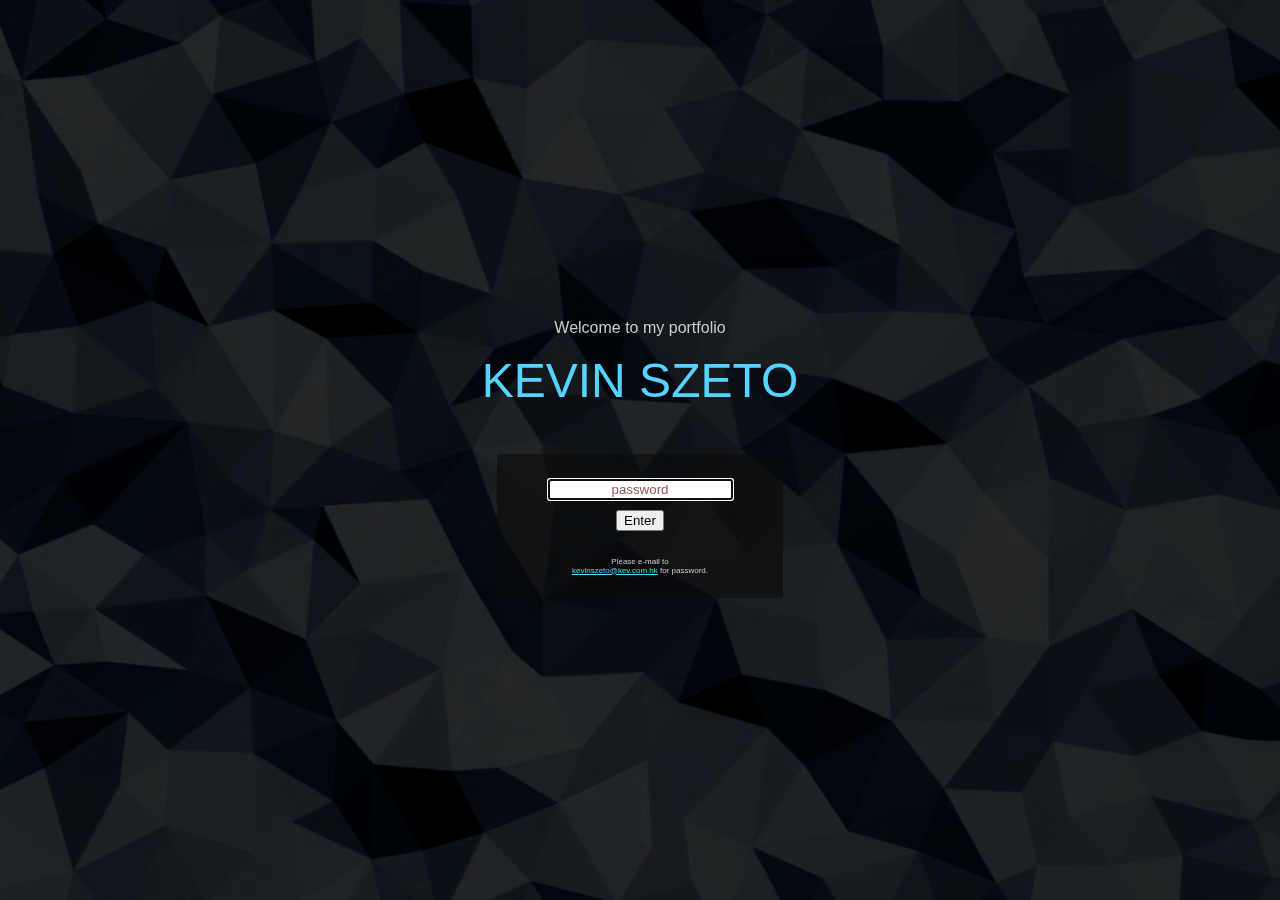
<file: index.html>
<!DOCTYPE html>
<html xmlns="http://www.w3.org/1999/xhtml">
<head>
  <meta charset="UTF-8">
  <meta http-equiv="X-UA-Compatible" content="IE=edge">
  <meta name="generator" content="Mobirise v5.6.8, mobirise.com">
  <meta name="twitter:card" content="summary_large_image"/>
  <meta name="twitter:image:src" content="">
  <meta property="og:image" content="">
  <meta name="twitter:title" content="KEV DESIGN">
  <meta name="viewport" content="width=device-width, initial-scale=1, minimum-scale=1">
  <link rel="shortcut icon" href="k-logo-b-2-01-128x128.png" type="image/x-icon">
  <meta name="description" content="KEVIN SZETO
Product  Innovation,  Design  and  Engineering  Consultant">
 
<meta name="viewport" content="width=device-width, initial-scale=1.0">

</head>

<style>

body {

	background-image: url('facet paper.png');
	background-attachment: fixed;
	color: #ccc;
	font-family: 'Questrial', sans-serif;
}

.box {
	width: 80%;
	border-radius: 3px;
	background: rgba(10, 10, 10, 0.6); margin: auto; padding: 15px 0px;
	color: #ccc;
	
}

.lightbox {
	zoom: 1.0;
	position: fixed;
	top: 0;
	left: 0;
	width: 100%;
	height: 100%;
	background: rgba(10, 10, 10, 0.0);
	text-align: center;
	margin: auto;
}

div.horizontal {
	display: flex;
	justify-content: center;
	height: 100%;
}

div.vertical {
	display: flex;
	flex-direction: column;
	justify-content: center;
	width: 100%;
}

::-webkit-input-placeholder {
   color: #955;
   text-align: center;
}

::-moz-placeholder {
   color: #955;
   text-align: center;
}

:-ms-input-placeholder {
   color: #955;
   text-align: center;
}

p.title1 {
	font-size: 100%;
}

p.title2 {
	font-size: 300%;
	margin: 0 20px 10px;
	color: #54d4ff;
}

div.emailme {
	font-size: 50%;
}

div.welcome {
	margin: auto ; padding: 0px 0px;
	color: 333;
}

</style>

 <title>KEV DESIGN</title>

<title></title>

<body>

	
	<div id="loginbox" class="lightbox" >
			<div class="horizontal">
			<div class="vertical">
			<div class="welcome">
			
				<p class="title1"> Welcome to my portfolio</p>
				<p class="title2"> KEVIN SZETO </p><br/><br/>
				
				<div class="box">
					
					<input style="margin: 10px; text-align: center;" id="password" type="password" placeholder="password" /> <br />
					<button id="loginbutton" type="button">Enter</button>
					<p id="wrongPassword" style="display: none">wrong password</p>
					<br/><br/>
					<div class="emailme">
					<p> Please e-mail to <br><a style="color:#54d4ff" href="mailto:kevinszeto@kev.com.hk">kevinszeto@kev.com.hk</a> for password.</p>
					</div>
				</div>
				</div>
			</div>
		</div>
	</div>



	<script type="text/javascript" src="https://code.jquery.com/jquery-1.12.0.min.js"></script>


	 <script type="text/javascript" src="https://rawcdn.githack.com/chrisveness/crypto/7067ee62f18c76dd4a9d372a00e647205460b62b/sha1.js"></script>

	<script type="text/javascript">
	"use strict";


	function loadPage(pwd) {

		var hash= pwd;
		hash= Sha1.hash(pwd);
		var url= hash + "/index.html";

		$.ajax({
			url : url,
			dataType : "html",
			success : function(data) {

				window.location= url;

			},
			error : function(xhr, ajaxOptions, thrownError) {


				parent.location.hash= hash;

				//$("#wrongPassword").show();
				$("#password").attr("placeholder","wrong password");
				$("#password").val("");
			}
		});
	}


	$("#loginbutton").on("click", function() {
		loadPage($("#password").val());
	});
	$("#password").keypress(function(e) {
		if (e.which == 13) {

			loadPage($("#password").val());
		}
	});
	$("#password").focus();

	</script>

</body>
</html>
</file>
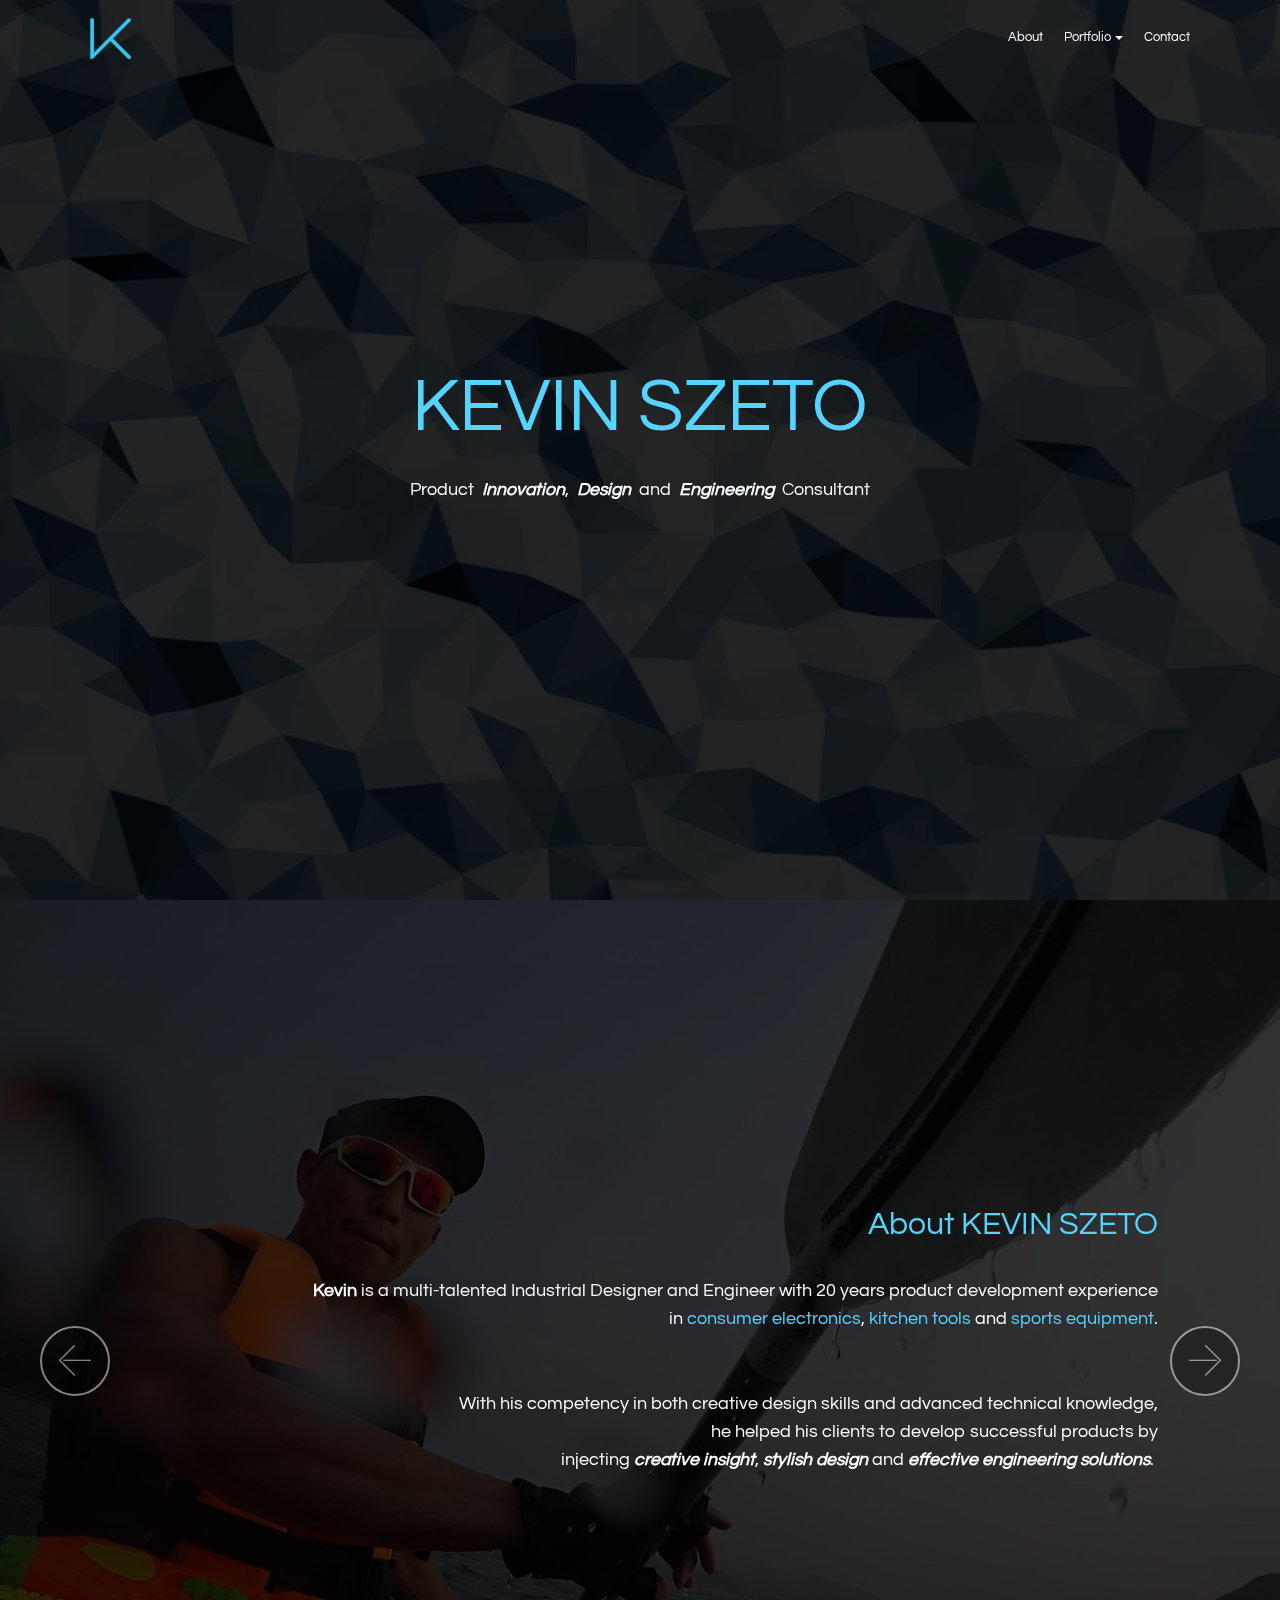
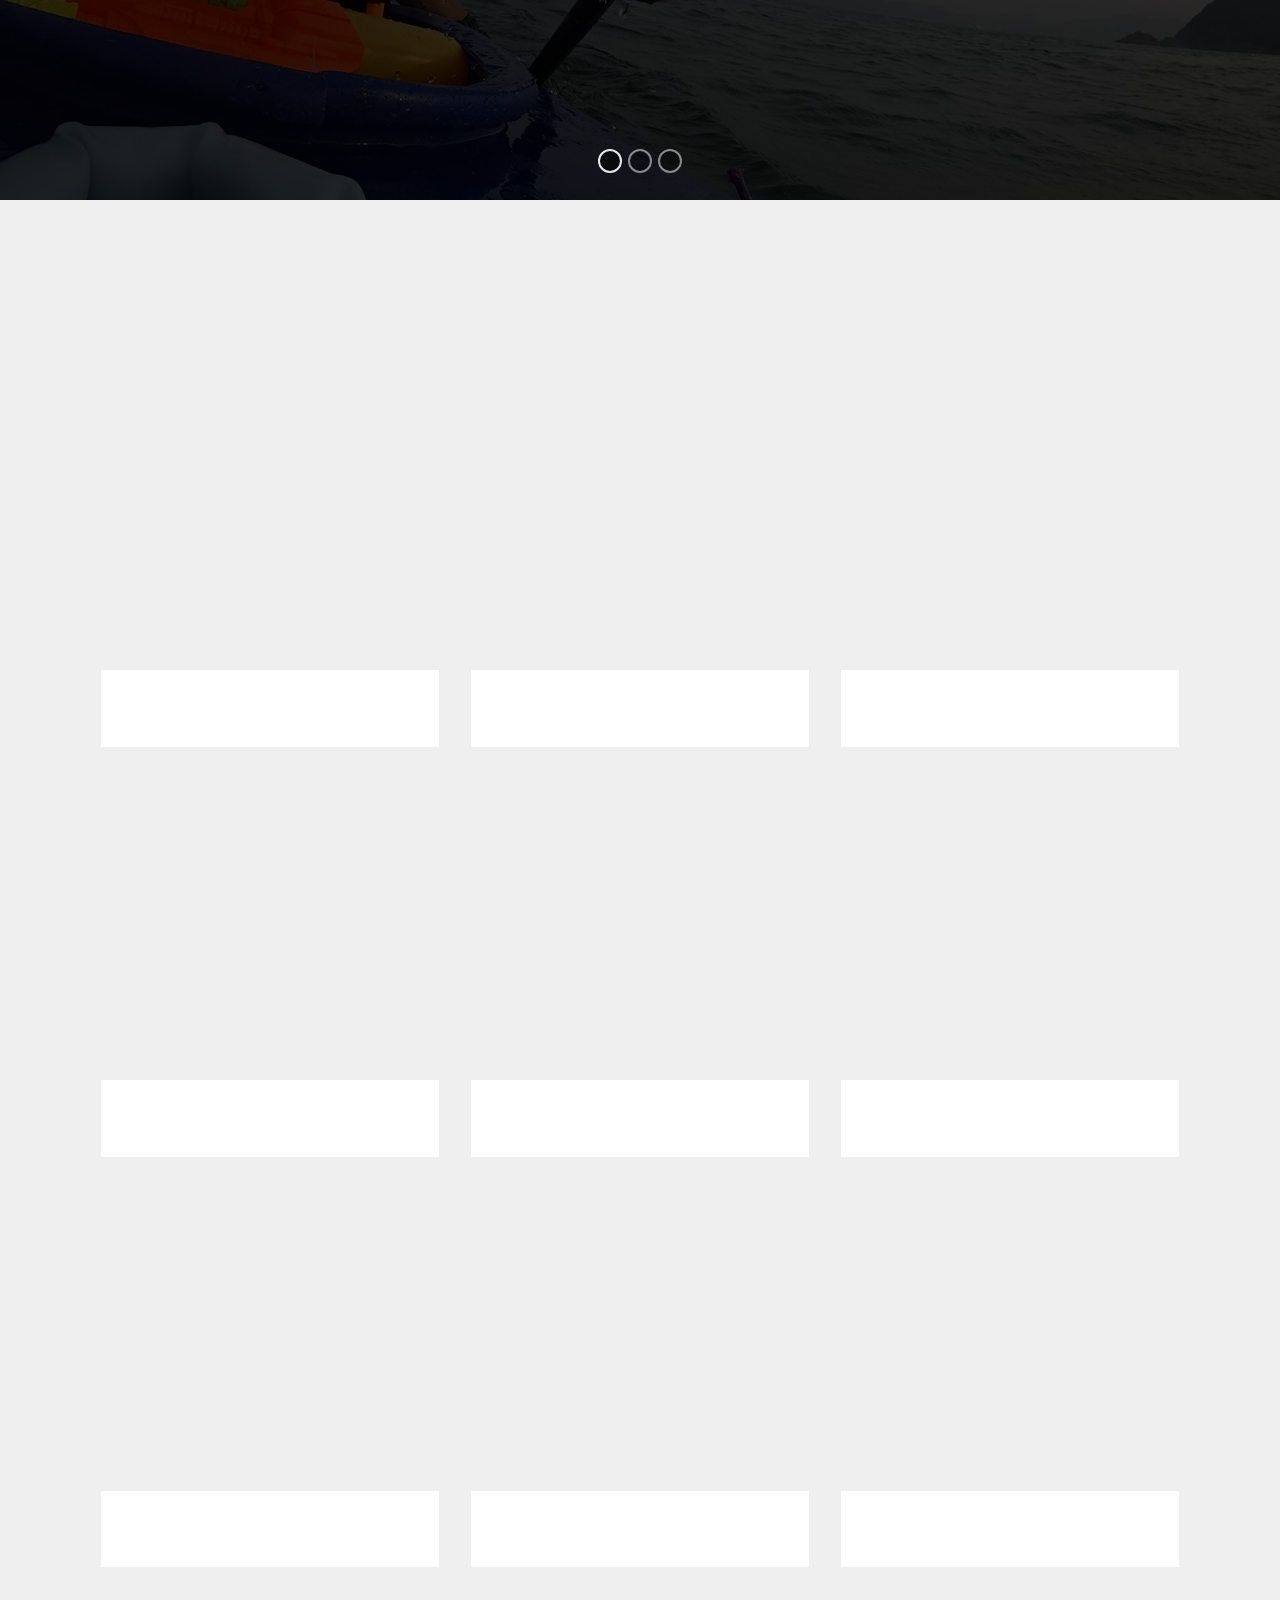
<file: feac04a9f4940ae63df3ebdb28cf824a94baa573/index.html>
<!DOCTYPE html>
<html  >
<head>
  <!-- Site made with Mobirise Website Builder v5.6.11, https://mobirise.com -->
  <meta charset="UTF-8">
  <meta http-equiv="X-UA-Compatible" content="IE=edge">
  <meta name="generator" content="Mobirise v5.6.11, mobirise.com">
  <meta name="twitter:card" content="summary_large_image"/>
  <meta name="twitter:image:src" content="">
  <meta property="og:image" content="">
  <meta name="twitter:title" content="KEV DESIGN">
  <meta name="viewport" content="width=device-width, initial-scale=1, minimum-scale=1">
  <link rel="shortcut icon" href="assets/images/k-logo-b-2-01-128x128-128x128.png" type="image/x-icon">
  <meta name="description" content="KEVIN SZETO
Product  Innovation,  Design  and  Engineering  Consultant">
  
  
  <title>KEV DESIGN</title>
  <link rel="stylesheet" href="assets/web/assets/mobirise-icons/mobirise-icons.css">
  <link rel="stylesheet" href="assets/bootstrap/css/bootstrap.min.css">
  <link rel="stylesheet" href="assets/bootstrap/css/bootstrap-grid.min.css">
  <link rel="stylesheet" href="assets/bootstrap/css/bootstrap-reboot.min.css">
  <link rel="stylesheet" href="assets/tether/tether.min.css">
  <link rel="stylesheet" href="assets/animatecss/animate.min.css">
  <link rel="stylesheet" href="assets/dropdown/css/style.css">
  <link rel="stylesheet" href="assets/socicon/css/styles.css">
  <link rel="stylesheet" href="assets/theme/css/style.css">
  <link rel="preload" href="https://fonts.googleapis.com/css?family=Questrial:400&display=swap" as="style" onload="this.onload=null;this.rel='stylesheet'">
  <noscript><link rel="stylesheet" href="https://fonts.googleapis.com/css?family=Questrial:400&display=swap"></noscript>
  <link rel="preload" href="https://fonts.googleapis.com/css?family=Nunito:200,300,400,500,600,700,800,900,200i,300i,400i,500i,600i,700i,800i,900i&display=swap" as="style" onload="this.onload=null;this.rel='stylesheet'">
  <noscript><link rel="stylesheet" href="https://fonts.googleapis.com/css?family=Nunito:200,300,400,500,600,700,800,900,200i,300i,400i,500i,600i,700i,800i,900i&display=swap"></noscript>
  <link rel="preload" as="style" href="assets/mobirise/css/mbr-additional.css"><link rel="stylesheet" href="assets/mobirise/css/mbr-additional.css" type="text/css">
  
  
  
  
</head>
<body>
  
  <section class="menu cid-qDSgkXdmpD" once="menu" id="menu1-1">

    

    <nav class="navbar navbar-expand beta-menu navbar-dropdown align-items-center navbar-fixed-top navbar-toggleable-sm bg-color transparent">
        <button class="navbar-toggler navbar-toggler-right" type="button" data-toggle="collapse" data-target="#navbarSupportedContent" aria-controls="navbarSupportedContent" aria-expanded="false" aria-label="Toggle navigation">
            <div class="hamburger">
                <span></span>
                <span></span>
                <span></span>
                <span></span>
            </div>
        </button>
        <div class="menu-logo">
            <div class="navbar-brand">
                <span class="navbar-logo">
                    <a href="index.html#header2-0">
                         <img src="assets/images/k-logo-b-no-background-3-1-300x300.png" alt="Mobirise" title="" style="height: 3.8rem;">
                    </a>
                </span>
                
            </div>
        </div>
        <div class="collapse navbar-collapse" id="navbarSupportedContent">
            <ul class="navbar-nav nav-dropdown nav-right" data-app-modern-menu="true"><li class="nav-item">
                    <a class="nav-link link text-white display-4" href="index.html#slider1-3x">
                        About</a>
                </li><li class="nav-item dropdown">
                    <a class="nav-link link text-white dropdown-toggle display-4" href="index.html#features18-14" data-toggle="dropdown-submenu" aria-expanded="false">
                        Portfolio</a><div class="dropdown-menu"><a class="text-white dropdown-item text-primary display-4" href="page8.html">Mini Projectors</a><a class="text-white dropdown-item text-primary display-4" href="page10.html" aria-expanded="false">Smart Disinfection Light Bulbs<br></a><a class="text-white dropdown-item text-primary display-4" href="page9.html" aria-expanded="false">Wine Accessories<br></a><a class="text-white dropdown-item display-4" href="page3.html#content5-1c">Kitchen Tools</a><a class="text-white dropdown-item display-4" href="page2.html#content5-1g">RFID Devices</a><a class="text-white dropdown-item display-4" href="page4.html#content5-1z">Baby Monitors</a><a class="text-white dropdown-item display-4" href="page5.html#content5-2k" aria-expanded="false">Sport Equipment<br></a><a class="text-white dropdown-item display-4" href="page7.html#content5-2y" aria-expanded="false">Beauty Care Equipment</a><a class="text-white dropdown-item display-4" href="page6.html#content5-2s" aria-expanded="false">Audio / Video Electronics<br></a></div>
                </li><li class="nav-item"><a class="nav-link link text-white display-4" href="index.html#form4-3z">
                        Contact</a></li></ul>
            
        </div>
    </nav>
</section>

<section class="cid-qDSg3A0h79 mbr-fullscreen mbr-parallax-background" id="header2-0">

    

    

    <div class="container align-center">
        <div class="row justify-content-md-center">
            <div class="mbr-white col-md-10">
                <h1 class="mbr-section-title mbr-bold pb-3 mbr-fonts-style display-1"><span style="font-weight: normal;">KEVIN SZETO</span><br></h1>
                
                <p class="mbr-text pb-3 mbr-fonts-style display-5">Product &nbsp;<em><strong>Innovation</strong></em>, &nbsp;<em><strong>Design &nbsp;</strong></em>and &nbsp;<em><strong>Engineering &nbsp;</strong></em>Consultant</p>
                
            </div>
        </div>
    </div>
    
</section>

<section class="carousel slide cid-qGSY59lyWl" data-interval="false" id="slider1-3x">

    

    <div class="full-screen"><div class="mbr-slider slide carousel" data-keyboard="false" data-bs-keyboard="false" data-ride="false" data-bs-ride="false" data-interval="false" data-bs-interval="false" data-bs-pause="false" data-pause="false"><ol class="carousel-indicators"><li data-app-prevent-settings="" data-target="#slider1-3x" data-bs-target="#slider1-3x" class=" active" data-slide-to="0" data-bs-slide-to="0"></li><li data-app-prevent-settings="" data-target="#slider1-3x" data-bs-target="#slider1-3x" data-slide-to="1" data-bs-slide-to="1"></li><li data-app-prevent-settings="" data-target="#slider1-3x" data-bs-target="#slider1-3x" data-slide-to="2" data-bs-slide-to="2"></li></ol><div class="carousel-inner" role="listbox"><div class="carousel-item slider-fullscreen-image active" data-bg-video-slide="false" style="background-image: url(assets/images/dsc01293-1-1920x1080.jpg);"><div class="container container-slide"><div class="image_wrapper"><div class="mbr-overlay" style="opacity: 0.8; background-color: rgb(0, 0, 0);"></div><img src="assets/images/dsc01293-1-1920x1080.jpg" title="About KEVIN SZETO"><div class="carousel-caption justify-content-center"><div class="col-10 align-right"><h2 class="mbr-fonts-style display-2">About KEVIN SZETO</h2><p class="lead mbr-text mbr-fonts-style display-5"><br><strong>Kevin </strong>is a multi-talented Industrial Designer and Engineer with 20 years product development experience<br>in&nbsp;<strong><a href="index.html#features18-12" class="text-primary">consumer electronics</a></strong>, <strong><a href="page3.html" class="text-primary"></a><a href="index.html#features18-14" class="text-primary">kitchen tools</a> </strong>and <strong><a href="page5.html" class="text-primary">sports equipment</a></strong>.<br><br><br>With his competency in both creative design skills and advanced technical knowledge,<br> he helped his clients to develop successful products by <br>injecting <strong><em>creative insight</em></strong>, <strong><em>stylish design</em></strong> and <strong><em>effective engineering solutions</em></strong>.&nbsp;</p></div></div></div></div></div><div class="carousel-item slider-fullscreen-image" data-bg-video-slide="false" style="background-image: url(assets/images/22135775-10213010641194381-5071429523400634994-o-1080x1080.jpg);"><div class="container container-slide"><div class="image_wrapper"><div class="mbr-overlay" style="opacity: 0.7;"></div><img src="assets/images/22135775-10213010641194381-5071429523400634994-o-1080x1080.jpg" title="Awards"><div class="carousel-caption justify-content-center"><div class="col-10 align-left"><h2 class="mbr-fonts-style display-2">Awards</h2><p class="lead mbr-text mbr-fonts-style display-5"><br>▫ Red Dot Design Award 2016<br> <a href="page3.html#features11-1d">FlexiWhisk</a>&nbsp;<br>▫&nbsp;Red Dot Design Award 2016<br><a href="page3.html#features11-23">Tongner</a>&nbsp;<br>▫&nbsp;Hong Kong ICT Awards 2014<br><a href="page2.html#features11-19">mHand H1-B</a>
<br>▫&nbsp;Hong Kong RFID Awards 2013<br>&nbsp;<a href="page2.html#features11-19">mHand H1-B</a>
<br>▫&nbsp;Hong Kong ICT Awards 2011<br><a href="page2.html#features11-29">MegaTray
</a><br>▫&nbsp;Hong Kong RFID Awards 2010<br><a href="page2.html#features11-29">MegaTray</a></p></div></div></div></div></div><div class="carousel-item slider-fullscreen-image" data-bg-video-slide="false" style="background-image: url(assets/images/23668765-10213324425838801-5535581080860648539-o-1-1080x1080.jpg);"><div class="container container-slide"><div class="image_wrapper"><div class="mbr-overlay" style="opacity: 0.8;"></div><img src="assets/images/23668765-10213324425838801-5535581080860648539-o-1-1080x1080.jpg" title="Education"><div class="carousel-caption justify-content-center"><div class="col-10 align-right"><h2 class="mbr-fonts-style display-2">Education</h2><p class="lead mbr-text mbr-fonts-style display-5"><br><strong>Master of Design, Design Strategies</strong> 
<br>The Hong Kong Polytechnic University <br>2017&nbsp;<br>
<br><strong>Bachelor of Engineering (Hons) in Manufacturing Engineering (Product Engineering and Marketing)</strong> 
<br>The Hong Kong Polytechnic University<br>2002</p></div></div></div></div></div></div><a data-app-prevent-settings="" class="carousel-control carousel-control-prev" role="button" data-slide="prev" data-bs-slide="prev" href="#slider1-3x"><span aria-hidden="true" class="mbri-left mbr-iconfont"></span><span class="sr-only visually-hidden">Previous</span></a><a data-app-prevent-settings="" class="carousel-control carousel-control-next" role="button" data-slide="next" data-bs-slide="next" href="#slider1-3x"><span aria-hidden="true" class="mbri-right mbr-iconfont"></span><span class="sr-only visually-hidden">Next</span></a></div></div>

</section>

<section class="features18 popup-btn-cards cid-qEawgbS5j3" id="features18-14">

    

    
    <div class="container">
        <h2 class="mbr-section-title pb-3 align-center mbr-fonts-style display-2">Portfolio</h2>
        
        <div class="media-container-row pt-5 ">
            <div class="card p-3 col-12 col-md-6 col-lg-4">
                <div class="card-wrapper ">
                    <div class="card-img">
                        <div class="mbr-overlay"></div>
                        <div class="mbr-section-btn text-center"><a href="page3.html#features11-1d" class="btn btn-primary display-4">Learn More</a></div>
                        <img src="assets/images/flexiwhisk-3-400x300.jpg" alt="Mobirise" title="">
                    </div>
                    <div class="card-box">
                        <h4 class="card-title mbr-fonts-style display-7">Flexiwhisk</h4>
                        
                    </div>
                </div>
            </div>
            <div class="card p-3 col-12 col-md-6 col-lg-4">
                <div class="card-wrapper">
                    <div class="card-img">
                        <div class="mbr-overlay"></div>
                        <div class="mbr-section-btn text-center"><a href="page3.html#features11-23" class="btn btn-primary display-4">Learn More</a></div>
                        <img src="assets/images/tongner-400x300.jpg" alt="Mobirise" title="">
                    </div>
                    <div class="card-box">
                        <h4 class="card-title mbr-fonts-style display-7">Tongner</h4>
                        
                    </div>
                </div>
            </div>

            <div class="card p-3 col-12 col-md-6 col-lg-4">
                <div class="card-wrapper">
                    <div class="card-img">
                        <div class="mbr-overlay"></div>
                        <div class="mbr-section-btn text-center"><a href="page3.html#features11-27" class="btn btn-primary display-4">Learn More</a></div>
                        <img src="assets/images/scolander-1-400x300.jpg" alt="Mobirise" title="">
                    </div>
                    <div class="card-box">
                        <h4 class="card-title mbr-fonts-style display-7">Scolander</h4>
                        
                    </div>
                </div>
            </div>

            
        </div>
    </div>
</section>

<section class="features18 popup-btn-cards cid-qE9lIwDlSN" id="features18-12">

    

    
    <div class="container">
        
        
        <div class="media-container-row pt-5 ">
            <div class="card p-3 col-12 col-md-6 col-lg-4">
                <div class="card-wrapper ">
                    <div class="card-img">
                        <div class="mbr-overlay"></div>
                        <div class="mbr-section-btn text-center"><a href="page2.html#content5-1g" class="btn btn-primary display-4">Learn More</a></div>
                        <img src="assets/images/mhand-833x625.jpg" alt="Mobirise" title="">
                    </div>
                    <div class="card-box">
                        <h4 class="card-title mbr-fonts-style display-7">mHand H1-B RFID Device</h4>
                        
                    </div>
                </div>
            </div>
            <div class="card p-3 col-12 col-md-6 col-lg-4">
                <div class="card-wrapper">
                    <div class="card-img">
                        <div class="mbr-overlay"></div>
                        <div class="mbr-section-btn text-center"><a href="page2.html#features11-29" class="btn btn-primary display-4">Learn More</a></div>
                        <img src="assets/images/megatray-833x625.jpg" alt="Mobirise" title="">
                    </div>
                    <div class="card-box">
                        <h4 class="card-title mbr-fonts-style display-7">MegaTray RFID Device</h4>
                        
                    </div>
                </div>
            </div>

            <div class="card p-3 col-12 col-md-6 col-lg-4">
                <div class="card-wrapper">
                    <div class="card-img">
                        <div class="mbr-overlay"></div>
                        <div class="mbr-section-btn text-center"><a href="page4.html#content5-1z" class="btn btn-primary display-4">Learn More</a></div>
                        <img src="assets/images/baby-monitor-400x300.jpg" alt="Mobirise" title="">
                    </div>
                    <div class="card-box">
                        <h4 class="card-title mbr-fonts-style display-7">Hestia H100 Baby Monitor</h4>
                        
                    </div>
                </div>
            </div>

            
        </div>
    </div>
</section>

<section class="features18 popup-btn-cards cid-tf4BRHwHae" id="features18-5v">

    

    
    <div class="container">
        
        
        <div class="media-container-row pt-5 ">
            <div class="card p-3 col-12 col-md-6 col-lg-4">
                <div class="card-wrapper ">
                    <div class="card-img">
                        <div class="mbr-overlay"></div>
                        <div class="mbr-section-btn text-center"><a href="page8.html" class="btn btn-primary display-4">Learn More</a></div>
                        <img src="assets/images/projector-thumbnail-2-400x300.png" alt="Mobirise" title="">
                    </div>
                    <div class="card-box">
                        <h4 class="card-title mbr-fonts-style display-7">Mini Projectors</h4>
                        
                    </div>
                </div>
            </div>
            <div class="card p-3 col-12 col-md-6 col-lg-4">
                <div class="card-wrapper">
                    <div class="card-img">
                        <div class="mbr-overlay"></div>
                        <div class="mbr-section-btn text-center"><a href="page10.html" class="btn btn-primary display-4">Learn More</a></div>
                        <img src="assets/images/uv-bulb-thumbnail-400x300.png" alt="Mobirise" title="">
                    </div>
                    <div class="card-box">
                        <h4 class="card-title mbr-fonts-style display-7">Smart Disinfection Light Bulbs</h4>
                        
                    </div>
                </div>
            </div>

            <div class="card p-3 col-12 col-md-6 col-lg-4">
                <div class="card-wrapper">
                    <div class="card-img">
                        <div class="mbr-overlay"></div>
                        <div class="mbr-section-btn text-center"><a href="page9.html" class="btn btn-primary display-4">Learn More</a></div>
                        <img src="assets/images/wine-thumbnail-400x300.png" alt="Mobirise" title="">
                    </div>
                    <div class="card-box">
                        <h4 class="card-title mbr-fonts-style display-7">Wine Accessories</h4>
                        
                    </div>
                </div>
            </div>

            
        </div>
    </div>
</section>

<section class="features18 popup-btn-cards cid-qFEHUS8BzN" id="features18-1h">

    

    
    <div class="container">
        
        
        <div class="media-container-row pt-5 ">
            <div class="card p-3 col-12 col-md-6 col-lg-4">
                <div class="card-wrapper ">
                    <div class="card-img">
                        <div class="mbr-overlay"></div>
                        <div class="mbr-section-btn text-center"><a href="page5.html#content5-2k" class="btn btn-primary display-4">Learn More</a></div>
                        <img src="assets/images/spreader-bar-833x625.jpg" alt="Mobirise" title="">
                    </div>
                    <div class="card-box">
                        <h4 class="card-title mbr-fonts-style display-7">Sport Equipment</h4>
                        
                    </div>
                </div>
            </div>
            <div class="card p-3 col-12 col-md-6 col-lg-4">
                <div class="card-wrapper">
                    <div class="card-img">
                        <div class="mbr-overlay"></div>
                        <div class="mbr-section-btn text-center"><a href="page6.html#content5-2s" class="btn btn-primary display-4">Learn More</a></div>
                        <img src="assets/images/audio-833x625.jpg" alt="Mobirise" title="">
                    </div>
                    <div class="card-box">
                        <h4 class="card-title mbr-fonts-style display-7">Audio / Video Consumer Electronics</h4>
                        
                    </div>
                </div>
            </div>

            <div class="card p-3 col-12 col-md-6 col-lg-4">
                <div class="card-wrapper">
                    <div class="card-img">
                        <div class="mbr-overlay"></div>
                        <div class="mbr-section-btn text-center"><a href="page7.html#content5-2y" class="btn btn-primary display-4">Learn More</a></div>
                        <img src="assets/images/beautycare-1-833x625.jpg" alt="Mobirise" title="">
                    </div>
                    <div class="card-box">
                        <h4 class="card-title mbr-fonts-style display-7">Beauty Care Products</h4>
                        
                    </div>
                </div>
            </div>

            
        </div>
    </div>
</section>

<section class="mbr-section content5 cid-qFKDNqLT3d" id="content5-1u">

    

    

    <div class="container">
        <div class="media-container-row">
            <div class="title col-12 col-md-8">
                
                
                
                
            </div>
        </div>
    </div>
</section>

<section class="mbr-section form4 cid-qGV6n52pXd" id="form4-3z">

    

    
    <div class="container">
        <div class="row">
            <div class="col-md-6">
                <div class="google-map"><iframe frameborder="0" style="border:0" src="https://www.google.com/maps/embed/v1/place?key=AIzaSyCNveGQ9bfpKFwWzQLLftrR9hNiHwdqQG8&amp;q=Goodwill Industrial Bldg.Pak Tin Par St., Tsuen Wan." allowfullscreen=""></iframe></div>
            </div>
            <div class="col-md-6">
                <h2 class="pb-3 align-left mbr-fonts-style display-2">Contact</h2>
                <div>
                    <div class="icon-block pb-3">
                        <span class="icon-block__icon">
                            <span class="mbr-iconfont mbri-letter" style="font-size: 15px;"></span>
                        </span>
                        <h4 class="icon-block__title align-left mbr-fonts-style display-7">Don't hesitate to contact us.<br>Ready for cooperation !</h4>
                    </div>
                    <div class="icon-contacts pb-3">
                        <h5 class="align-left mbr-fonts-style display-7"></h5>
                        <p class="mbr-text align-left mbr-fonts-style display-7"></p><p>Email:<a href="mailto:info@kev.com.hk"> info@kev.com.hk</a><br></p><p></p>
                    </div>
                </div>
                <div data-form-type="formoid">
                    <div data-form-alert="" hidden="">Thanks for filling out the form!
I will contact you soon.</div>
                    <form class="block mbr-form" action="https://mobirise.eu/" method="post" data-form-title="Mobirise Form"><input type="hidden" name="email" data-form-email="true" value="HAJf6nR/NwFchA/ZKRmRRnlFGSNqfikTBT1DWSWCRNkr7FwbaYNQEveSQTbaFeVSFtdmR3fiDafJoo7Nb1WU0bXpULujKMrkSYcBXD7LnfZ+yP7jHiRuQDaOkvkxRYrS">
                        <div class="row">
                            <div class="col-md-6 multi-horizontal" data-for="name">
                                <input type="text" class="form-control input" name="name" data-form-field="Name" placeholder="Your Name" required="" id="name-form4-3z">
                            </div>
                            <div class="col-md-6 multi-horizontal" data-for="phone">
                                <input type="text" class="form-control input" name="phone" data-form-field="Phone" placeholder="Phone" required="" id="phone-form4-3z">
                            </div>
                            <div class="col-md-12" data-for="email">
                                <input type="text" class="form-control input" name="email" data-form-field="Email" placeholder="Email" required="" id="email-form4-3z">
                            </div>
                            <div class="col-md-12" data-for="message">
                                <textarea class="form-control input" name="message" rows="3" data-form-field="Message" placeholder="Message" style="resize:none" id="message-form4-3z"></textarea>
                            </div>
                            <div class="input-group-btn col-md-12" style="margin-top: 10px;"><button href="" type="submit" class="btn btn-primary btn-form display-4">SEND MESSAGE</button></div>
                        </div>
                    </form>
                </div>
            </div>
        </div>
    </div>
</section>

<section class="footer3 cid-qFKQiv0AT6 mbr-parallax-background" id="footer3-1x">

    

    

    <div class="container">
        <div class="media-container-row content">
            <div class="col-md-2 col-sm-4">
                <div class="mb-3 img-logo">
                    
                         <img src="assets/images/k-logo-b-no-background-3-1-300x300.png" alt="" title="">
                    
                </div>
                <p class="mbr-fonts-style foot-logo display-7"><a href="#top">www.KEV.com.hk</a></p>
            </div>
            <div class="col-md-3 col-sm-4">
                <p class="mb-4 mbr-fonts-style foot-title display-7"></p>
                <p class="mbr-text mbr-links-column mbr-fonts-style display-7">
                    <a href="index.html#slider1-3x" class="text-success">About</a><br><br><a href="index.html#features18-14">Portfolio</a><br><br><a href="index.html#form4-3z">Contact</a><br></p>
            </div>
            <div class="col-md-3 col-sm-4">
                <p class="mb-4 mbr-fonts-style foot-title display-7"></p>
                <p class="mbr-text mbr-fonts-style mbr-links-column display-7"></p>
            </div>
            <div class="col-md-4 col-sm-12">
                <p class="mb-4 mbr-fonts-style foot-title display-7"></p>
                <p class="mbr-text form-text mbr-fonts-style display-7"><em><a href="index.html#form4-3z">Contact us</a></em></p>
                <div class="media-container-column" data-form-type="formoid">
                    <div data-form-alert="" hidden="" class="align-center">Thanks for your Email address!
I will contact you soon.</div>

                    <form class="form-inline" action="https://mobirise.eu/" method="post" data-verified="" data-form-title="Mobirise Form">
                        <input type="hidden" value="0E3z+mREbXaPq8jseCzSECb/xpnxgzv3SGkc1gaPvKtAKZmEYVMRJUWaiNO5qnP9qhY3ZqJssV82fQnD4BcnCGDXkL4YTmMIgZ+nHbXFPum48qgba0HsOg6toWqNK6ia" data-form-email="true">
                        <div class="form-group">
                            <input type="email" class="form-control input-sm input-inverse my-2" name="email" required="" data-form-field="Email" placeholder="Email" id="email-footer3-1x">
                        </div>
                        <div class="input-group-btn m-2"><button href="" class="btn btn-primary display-4" type="submit" role="button"><span class="mbri-letter mbr-iconfont mbr-iconfont-btn"></span>Send</button></div>
                    </form>
                </div>

            </div>
        </div>
        <div class="footer-lower">
            <div class="media-container-row">
                <div class="col-sm-12">
                    <hr>
                </div>
            </div>
            <div class="media-container-row">
                <div class="col-sm-6 copyright">
                    <p class="mbr-text mbr-fonts-style display-7">© Copyright 2022&nbsp; KEV.com.hk - All Rights Reserved</p>
                </div>
                <div class="col-md-6">
                    
                </div>
            </div>
        </div>
    </div>
</section><section class="display-7" style="padding: 0;align-items: center;justify-content: center;flex-wrap: wrap;    align-content: center;display: flex;position: relative;height: 4rem;"><a href="https://mobiri.se/493801" style="flex: 1 1;height: 4rem;position: absolute;width: 100%;z-index: 1;"><img alt="" style="height: 4rem;" src="[data-uri]"></a><p style="margin: 0;text-align: center;" class="display-7">Created with Mobirise &#8204;</p><a style="z-index:1" href="https://mobirise.com/website-design-software.html">Web Site Designing Software</a></section><script src="assets/popper/popper.min.js"></script>  <script src="assets/web/assets/jquery/jquery.min.js"></script>  <script src="assets/bootstrap/js/bootstrap.min.js"></script>  <script src="assets/tether/tether.min.js"></script>  <script src="assets/smoothscroll/smooth-scroll.js"></script>  <script src="assets/viewportchecker/jquery.viewportchecker.js"></script>  <script src="assets/parallax/jarallax.min.js"></script>  <script src="assets/ytplayer/jquery.mb.ytplayer.min.js"></script>  <script src="assets/vimeoplayer/jquery.mb.vimeo_player.js"></script>  <script src="assets/bootstrapcarouselswipe/bootstrap-carousel-swipe.js"></script>  <script src="assets/mbr-popup-btns/mbr-popup-btns.js"></script>  <script src="assets/dropdown/js/nav-dropdown.js"></script>  <script src="assets/dropdown/js/navbar-dropdown.js"></script>  <script src="assets/touchswipe/jquery.touch-swipe.min.js"></script>  <script src="assets/theme/js/script.js"></script>  <script src="assets/slidervideo/script.js"></script>  <script src="assets/formoid/formoid.min.js"></script>  
  
  
 <div id="scrollToTop" class="scrollToTop mbr-arrow-up"><a style="text-align: center;"><i class="mbr-arrow-up-icon mbr-arrow-up-icon-cm cm-icon cm-icon-smallarrow-up"></i></a></div>
    <input name="animation" type="hidden">
  </body>
</html>
</file>
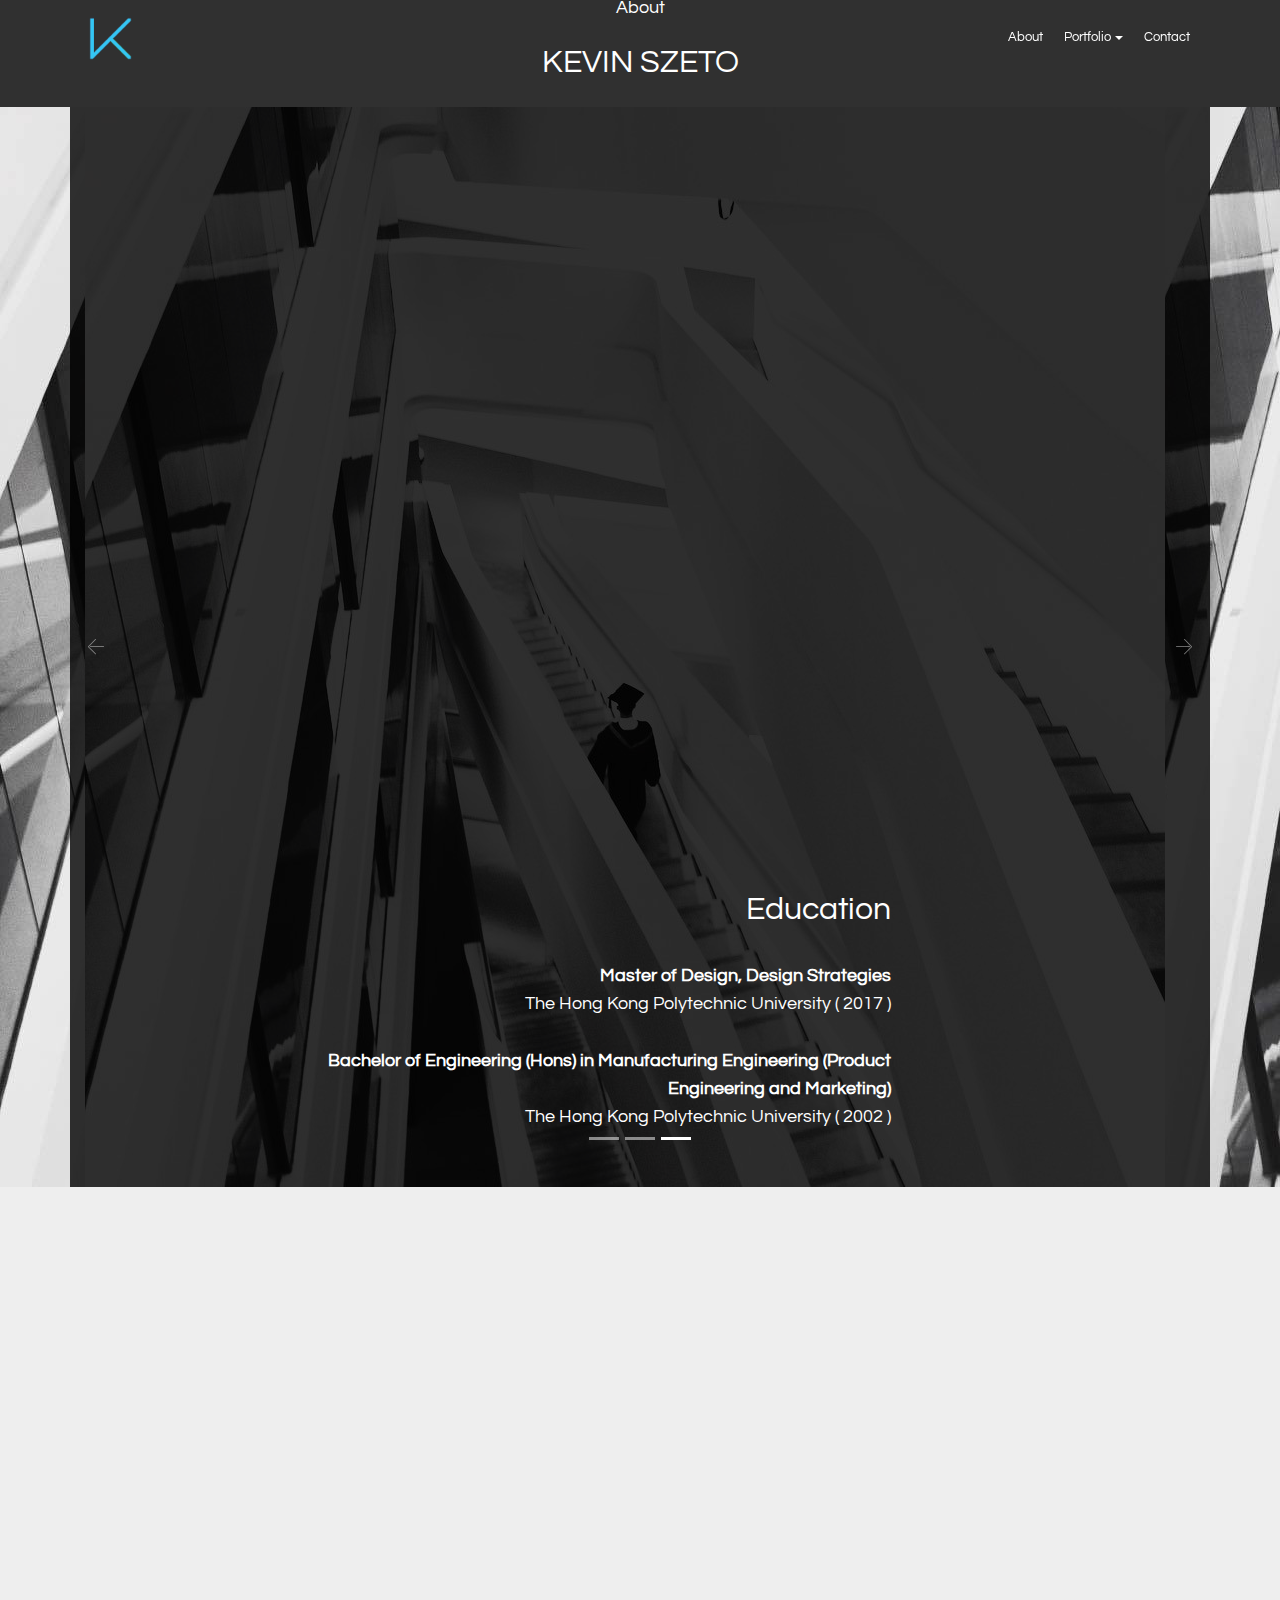
<file: about.html>
<!DOCTYPE html>
<html >
<head>
  <!-- Site made with Mobirise Website Builder v4.5.2, https://mobirise.com -->
  <meta charset="UTF-8">
  <meta http-equiv="X-UA-Compatible" content="IE=edge">
  <meta name="generator" content="Mobirise v4.5.2, mobirise.com">
  <meta name="viewport" content="width=device-width, initial-scale=1, minimum-scale=1">
  <link rel="shortcut icon" href="assets/images/k-logo-b-2-01-128x128.png" type="image/x-icon">
  <meta name="description" content="">
  <title>About KEV</title>
  <link rel="stylesheet" href="assets/web/assets/mobirise-icons/mobirise-icons.css">
  <link rel="stylesheet" href="assets/tether/tether.min.css">
  <link rel="stylesheet" href="assets/bootstrap/css/bootstrap.min.css">
  <link rel="stylesheet" href="assets/bootstrap/css/bootstrap-grid.min.css">
  <link rel="stylesheet" href="assets/bootstrap/css/bootstrap-reboot.min.css">
  <link rel="stylesheet" href="assets/dropdown/css/style.css">
  <link rel="stylesheet" href="assets/animatecss/animate.min.css">
  <link rel="stylesheet" href="assets/theme/css/style.css">
  <link rel="stylesheet" href="assets/mobirise/css/mbr-additional.css" type="text/css">
  
  
  
</head>
<body>
<section class="menu cid-qDSgkXdmpD" once="menu" id="menu1-l" data-rv-view="2209">

    

    <nav class="navbar navbar-expand beta-menu navbar-dropdown align-items-center navbar-fixed-top navbar-toggleable-sm bg-color transparent">
        <button class="navbar-toggler navbar-toggler-right" type="button" data-toggle="collapse" data-target="#navbarSupportedContent" aria-controls="navbarSupportedContent" aria-expanded="false" aria-label="Toggle navigation">
            <div class="hamburger">
                <span></span>
                <span></span>
                <span></span>
                <span></span>
            </div>
        </button>
        <div class="menu-logo">
            <div class="navbar-brand">
                <span class="navbar-logo">
                    <a href="index.html#header2-0">
                         <img src="assets/images/k-logo-b-no-background-3-1-300x300.png" alt="Mobirise" title="" media-simple="true" style="height: 3.8rem;">
                    </a>
                </span>
                
            </div>
        </div>
        <div class="collapse navbar-collapse" id="navbarSupportedContent">
            <ul class="navbar-nav nav-dropdown nav-right" data-app-modern-menu="true"><li class="nav-item">
                    <a class="nav-link link text-white display-4" href="index.html#slider1-3x">
                        About</a>
                </li><li class="nav-item dropdown open">
                    <a class="nav-link link text-white dropdown-toggle display-4" href="page2.html#content5-15" data-toggle="dropdown-submenu" aria-expanded="true">
                        Portfolio</a><div class="dropdown-menu"><a class="text-white dropdown-item display-4" href="page3.html#content5-1c">Kitchen Tools</a><a class="text-white dropdown-item display-4" href="page2.html#content5-1g">RFID Devices</a><a class="text-white dropdown-item display-4" href="page4.html#content5-1z">Baby Monitors</a><a class="text-white dropdown-item display-4" href="page5.html#content5-2k" aria-expanded="false">Sport Equipment<br></a><a class="text-white dropdown-item display-4" href="#top" aria-expanded="false">Audio / Video Electronics<br></a><a class="text-white dropdown-item display-4" href="page7.html#content5-2y" aria-expanded="false">Beauty Care Equipment</a></div>
                </li><li class="nav-item"><a class="nav-link link text-white display-4" href="index.html#form4-3z">
                        Contact</a></li></ul>
            
        </div>
    </nav>
</section>

<section class="engine"><a href="https://mobirise.co/m">bootstrap table</a></section><section class="mbr-section content5 cid-qGSRg3sknE mbr-parallax-background" id="content5-3v" data-rv-view="2211">

    

    <div class="mbr-overlay" style="opacity: 0.8; background-color: rgb(0, 0, 0);">
    </div>

    <div class="container">
        <div class="media-container-row">
            <div class="title col-12 col-md-8">
                <h2 class="align-center mbr-bold mbr-white pb-3 mbr-fonts-style display-5"><span style="font-weight: normal;">About</span></h2>
                <h3 class="mbr-section-subtitle align-center mbr-light mbr-white pb-3 mbr-fonts-style display-2">KEVIN SZETO</h3>
                
                
            </div>
        </div>
    </div>
</section>

<section class="carousel slide cid-qGSUSkWPYR" data-interval="false" id="slider1-3w" data-rv-view="2214">

    

    <div class="full-screen"><div class="mbr-slider slide carousel" data-pause="true" data-keyboard="false" data-ride="carousel" data-interval="4000"><ol class="carousel-indicators"><li data-app-prevent-settings="" data-target="#slider1-3w" data-slide-to="0"></li><li data-app-prevent-settings="" data-target="#slider1-3w" data-slide-to="1"></li><li data-app-prevent-settings="" data-target="#slider1-3w" class=" active" data-slide-to="2"></li></ol><div class="carousel-inner" role="listbox"><div class="carousel-item slider-fullscreen-image" data-bg-video-slide="false" style="background-image: url(assets/images/dsc01293-1920x1080.jpg);"><div class="container container-slide"><div class="image_wrapper"><div class="mbr-overlay" style="opacity: 0.8;"></div><img src="assets/images/dsc01293-1920x1080.jpg"><div class="carousel-caption justify-content-center"><div class="col-10 align-right"><h2 class="mbr-fonts-style display-2">About KEVIN SZETO<br><br></h2><p class="lead mbr-text mbr-fonts-style display-5">Kevin is a multi-talented Industrial Designer,<br>he received formal training in <strong><em>Product Design</em></strong>, <strong><em>Product Engineering</em></strong> and <strong><em>Marketing</em></strong>.<br>With his competency in both creative design skills and advanced technical knowledge,<br>he helped his clients to develop innovative products<br>by injecting <strong><em>creative insight</em></strong>,<strong><em> stylish design</em></strong> and <strong><em>effective engineering solutions</em></strong>.&nbsp;<br></p></div></div></div></div></div><div class="carousel-item slider-fullscreen-image" data-bg-video-slide="false" style="background-image: url(assets/images/22135775-10213010641194381-5071429523400634994-o-1080x1080.jpg);"><div class="container container-slide"><div class="image_wrapper"><div class="mbr-overlay" style="opacity: 0.8;"></div><img src="assets/images/22135775-10213010641194381-5071429523400634994-o-1080x1080.jpg"><div class="carousel-caption justify-content-center"><div class="col-10 align-left"><h2 class="mbr-fonts-style display-2">Awards</h2><p class="lead mbr-text mbr-fonts-style display-5"><br>Kevin worked on several award-winning projects, including:
<br>▪ Red Dot Design Award 2016 - FlexiWhisk ,
<br>▪ Red Dot Design Award 2016 - Tongner,
<br>▪ Hong Kong ICT Awards 2014 - mHand H1-B
<br>▪ Hong Kong RFID Awards 2013 - mHand H1-B
<br>▪ Hong Kong ICT Awards 2011 - MegaTray
<br>▪ Hong Kong RFID Awards 2010 - MegaTray</p></div></div></div></div></div><div class="carousel-item slider-fullscreen-image active" data-bg-video-slide="false" style="background-image: url(assets/images/23668765-10213324425838801-5535581080860648539-o-1-1080x1080.jpg);"><div class="container container-slide"><div class="image_wrapper"><div class="mbr-overlay" style="opacity: 0.8;"></div><img src="assets/images/23668765-10213324425838801-5535581080860648539-o-1-1080x1080.jpg"><div class="carousel-caption justify-content-center"><div class="col-10 align-right"><h2 class="mbr-fonts-style display-2">Education</h2><p class="lead mbr-text mbr-fonts-style display-5"><br><strong>Master of Design, Design Strategies</strong> 
<br>The Hong Kong Polytechnic University ( 2017 )
<br>
<br><strong>Bachelor of Engineering (Hons) in Manufacturing Engineering (Product Engineering and Marketing) 
</strong><br>The Hong Kong Polytechnic University ( 2002 )</p></div></div></div></div></div></div><a data-app-prevent-settings="" class="carousel-control carousel-control-prev" role="button" data-slide="prev" href="#slider1-3w"><span aria-hidden="true" class="mbri-left mbr-iconfont"></span><span class="sr-only">Previous</span></a><a data-app-prevent-settings="" class="carousel-control carousel-control-next" role="button" data-slide="next" href="#slider1-3w"><span aria-hidden="true" class="mbri-right mbr-iconfont"></span><span class="sr-only">Next</span></a></div></div>

</section>

<section class="header3 cid-qGMOdwweB2" id="header3-3g" data-rv-view="2226">

    

    

    <div class="container">
        <div class="media-container-row">
            <div class="mbr-figure" style="width: 60%;">
                <img src="assets/images/20626296-10212576867390307-3346233722882851614-o-1079x1079.jpg" alt="Mobirise" title="" media-simple="true">
            </div>

            <div class="media-content">
                
                <h3 class="mbr-section-subtitle align-left mbr-white mbr-light pb-3 mbr-fonts-style display-7">Kevin is a multi-talented Industrial Designer, he received formal training in <strong><em>Product Design</em></strong>, <strong><em>Product Engineering</em></strong> and <strong><em>Marketing</em></strong>. With his competency in both creative design skills and advanced technical knowledge, he helped his clients to develop innovative products by injecting <strong><em>creative insight</em></strong>, <strong><em>stylish design</em></strong> and <strong><em>effective engineering solutions</em></strong>. 
<div>
</div><div><br></div><br><div><br></div><div>Kevin worked on several award-winning projects, including: 
</div><div>▪ Red Dot Design Award 2016 -<a href="page3.html#features11-1d" class="text-success"> FlexiWhisk</a> ,
</div><div>▪ Red Dot Design Award 2016 - <a href="page3.html#features11-23" class="text-success">Tongner</a>,
</div><div><span style="font-size: 0.8rem;">▪ Hong Kong ICT Awards  2014  -<a href="page2.html#features11-19" class="text-success"> mHand H1-B</a></span><br></div><div>▪ Hong Kong RFID Awards 2013 -<a href="page2.html#features11-19" class="text-success"> mHand H1-B</a>
</div><div>▪ Hong Kong ICT Awards 2011 - <a href="page2.html#features11-29" class="text-success">MegaTray</a>
</div><div>▪ Hong Kong RFID Awards 2010 - <a href="page2.html#features11-29" class="text-success">MegaTray</a></div><div><br></div></h3>
                <div class="mbr-section-text mbr-white pb-3 ">
                    <p class="mbr-text mbr-fonts-style display-7"></p><p></p><p></p>
                </div>
                <div class="mbr-section-btn"><a class="btn btn-md btn-secondary-outline display-4" href="about.html#slider1-o">LEARN MORE</a></div>
            </div>
        </div>
    </div>

</section>

<section class="header11 cid-qGSOWwXlQp mbr-fullscreen mbr-parallax-background" id="header11-3u" data-rv-view="2229">

    <!-- Block parameters controls (Blue "Gear" panel) -->
    
    <!-- End block parameters -->

    <div class="mbr-overlay" style="opacity: 0.8; background-color: rgb(0, 0, 0);">
    </div>
    <div class="container align-left">
        <div class="media-container-column mbr-white col-md-12">
            
            <h1 class="mbr-section-title py-3 mbr-fonts-style display-2">Education</h1>
            <p class="mbr-text py-3 mbr-fonts-style display-5"><strong>Master of Design, Design Strategies 
</strong><br>The Hong Kong Polytechnic University ( 2017 )<br><br><strong>Bachelor of Engineering (Hons) in Manufacturing Engineering (Product Engineering and Marketing) 
</strong><br>The Hong Kong Polytechnic University ( 2002 )<br></p>
            
        </div>
    </div>

    
</section>


  <script src="assets/web/assets/jquery/jquery.min.js"></script>
  <script src="assets/popper/popper.min.js"></script>
  <script src="assets/tether/tether.min.js"></script>
  <script src="assets/bootstrap/js/bootstrap.min.js"></script>
  <script src="assets/smoothscroll/smooth-scroll.js"></script>
  <script src="assets/dropdown/js/script.min.js"></script>
  <script src="assets/touchswipe/jquery.touch-swipe.min.js"></script>
  <script src="assets/bootstrapcarouselswipe/bootstrap-carousel-swipe.js"></script>
  <script src="assets/parallax/jarallax.min.js"></script>
  <script src="assets/ytplayer/jquery.mb.ytplayer.min.js"></script>
  <script src="assets/vimeoplayer/jquery.mb.vimeo_player.js"></script>
  <script src="assets/viewportchecker/jquery.viewportchecker.js"></script>
  <script src="assets/theme/js/script.js"></script>
  <script src="assets/slidervideo/script.js"></script>
  
  
 <div id="scrollToTop" class="scrollToTop mbr-arrow-up"><a style="text-align: center;"><i></i></a></div>
    <input name="animation" type="hidden">
  </body>
</html>
</file>
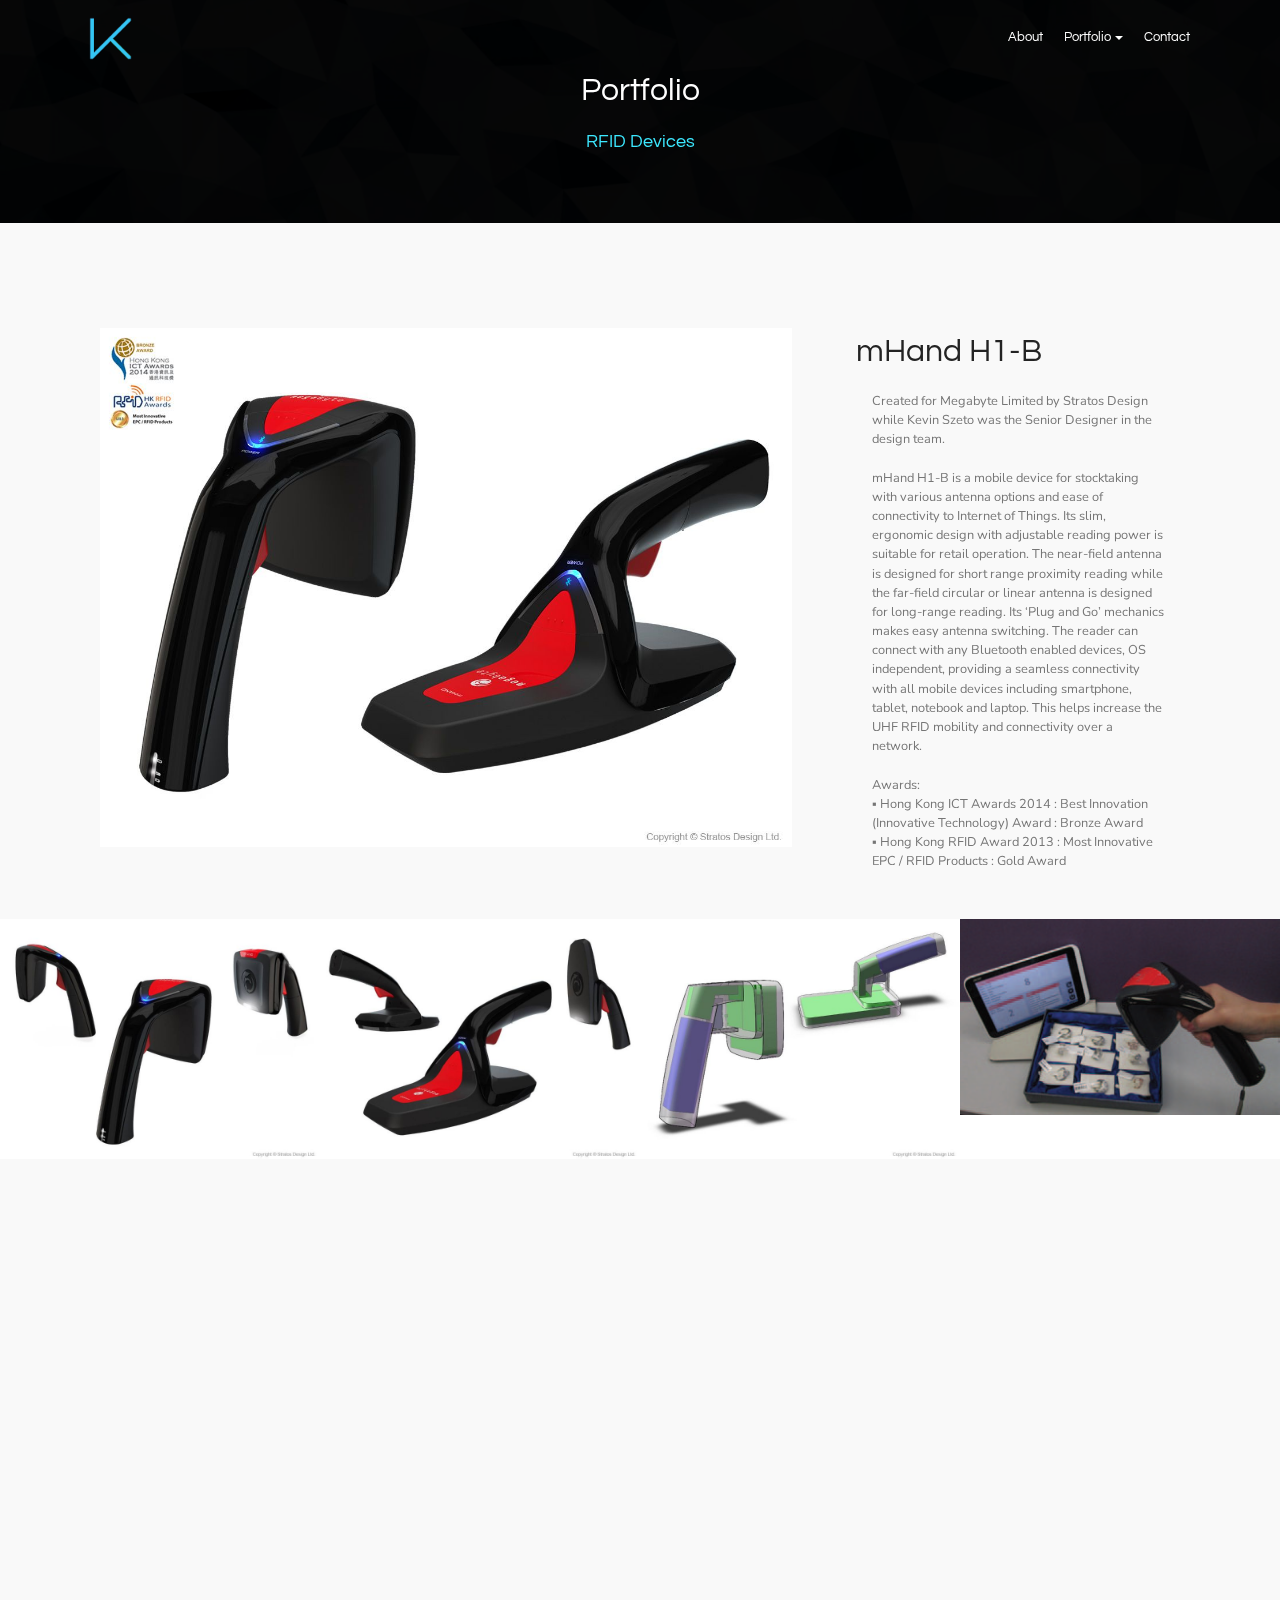
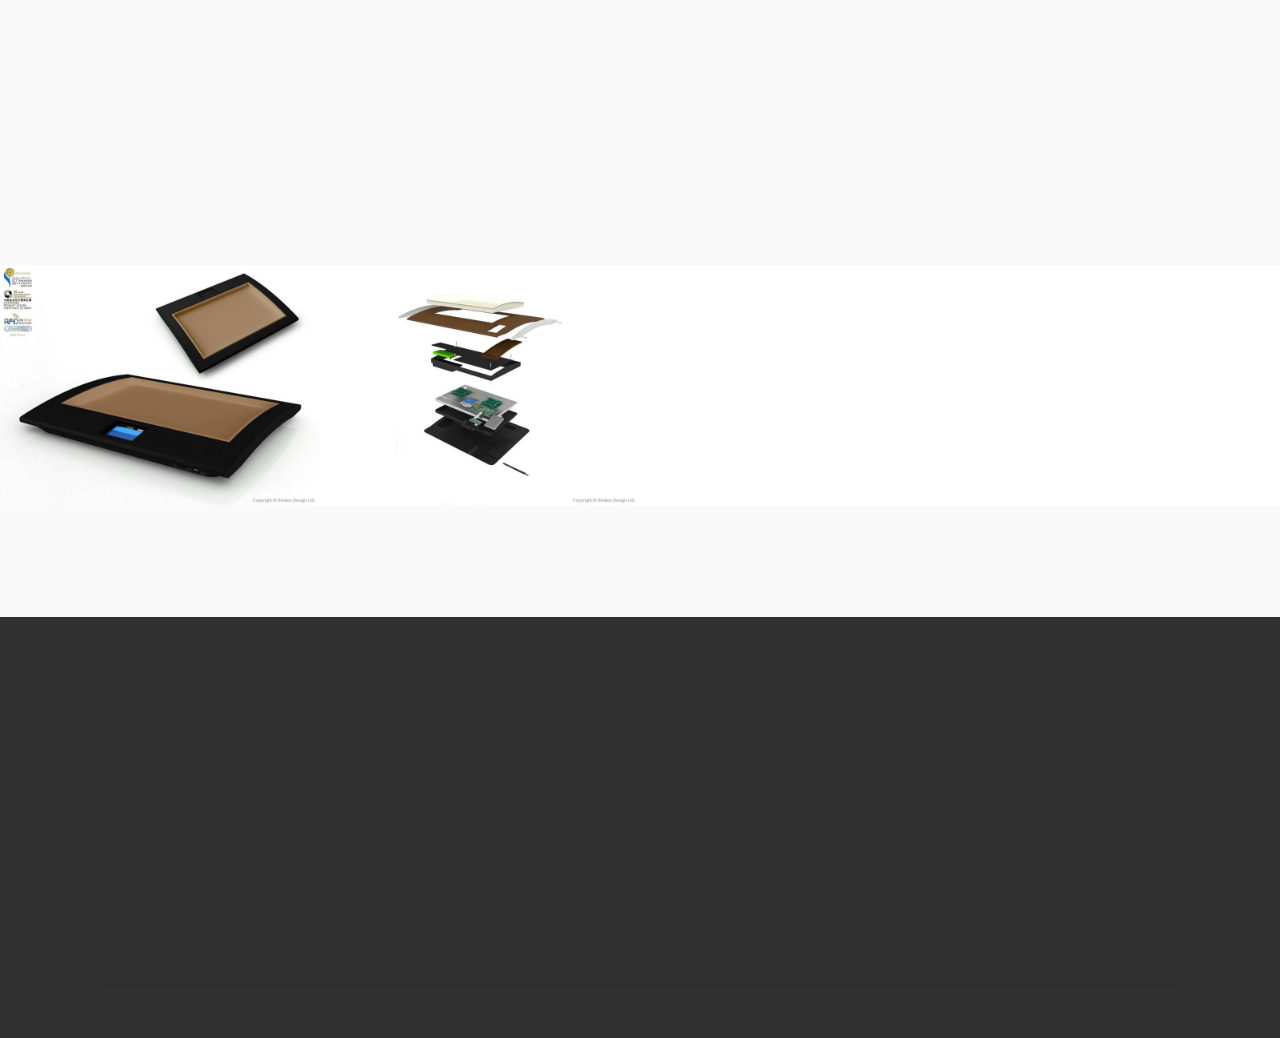
<file: page2.html>
<!DOCTYPE html>
<html >
<head>
  <!-- Site made with Mobirise Website Builder v4.5.2, https://mobirise.com -->
  <meta charset="UTF-8">
  <meta http-equiv="X-UA-Compatible" content="IE=edge">
  <meta name="generator" content="Mobirise v4.5.2, mobirise.com">
  <meta name="viewport" content="width=device-width, initial-scale=1, minimum-scale=1">
  <link rel="shortcut icon" href="assets/images/k-logo-b-2-01-128x128.png" type="image/x-icon">
  <meta name="description" content="">
  <title>KEV Portfolio - RFID Devices</title>
  <link rel="stylesheet" href="assets/web/assets/mobirise-icons/mobirise-icons.css">
  <link rel="stylesheet" href="assets/tether/tether.min.css">
  <link rel="stylesheet" href="assets/bootstrap/css/bootstrap.min.css">
  <link rel="stylesheet" href="assets/bootstrap/css/bootstrap-grid.min.css">
  <link rel="stylesheet" href="assets/bootstrap/css/bootstrap-reboot.min.css">
  <link rel="stylesheet" href="assets/dropdown/css/style.css">
  <link rel="stylesheet" href="assets/animatecss/animate.min.css">
  <link rel="stylesheet" href="assets/socicon/css/styles.css">
  <link rel="stylesheet" href="assets/theme/css/style.css">
  <link rel="stylesheet" href="assets/gallery/style.css">
  <link rel="stylesheet" href="assets/mobirise/css/mbr-additional.css" type="text/css">
  
  
  
</head>
<body>
<section class="menu cid-qDSgkXdmpD" once="menu" id="menu1-t" data-rv-view="480">

    

    <nav class="navbar navbar-expand beta-menu navbar-dropdown align-items-center navbar-fixed-top navbar-toggleable-sm bg-color transparent">
        <button class="navbar-toggler navbar-toggler-right" type="button" data-toggle="collapse" data-target="#navbarSupportedContent" aria-controls="navbarSupportedContent" aria-expanded="false" aria-label="Toggle navigation">
            <div class="hamburger">
                <span></span>
                <span></span>
                <span></span>
                <span></span>
            </div>
        </button>
        <div class="menu-logo">
            <div class="navbar-brand">
                <span class="navbar-logo">
                    <a href="index.html#header2-0">
                         <img src="assets/images/k-logo-b-no-background-3-1-300x300.png" alt="Mobirise" title="" media-simple="true" style="height: 3.8rem;">
                    </a>
                </span>
                
            </div>
        </div>
        <div class="collapse navbar-collapse" id="navbarSupportedContent">
            <ul class="navbar-nav nav-dropdown nav-right" data-app-modern-menu="true"><li class="nav-item">
                    <a class="nav-link link text-white display-4" href="index.html#slider1-3x">
                        About</a>
                </li><li class="nav-item dropdown open">
                    <a class="nav-link link text-white dropdown-toggle display-4" href="page2.html#content5-15" data-toggle="dropdown-submenu" aria-expanded="true">
                        Portfolio</a><div class="dropdown-menu"><a class="text-white dropdown-item display-4" href="page3.html#content5-1c">Kitchen Tools</a><a class="text-white dropdown-item display-4" href="page2.html#content5-1g">RFID Devices</a><a class="text-white dropdown-item display-4" href="page4.html#content5-1z">Baby Monitors</a><a class="text-white dropdown-item display-4" href="page5.html#content5-2k" aria-expanded="false">Sport Equipment<br></a><a class="text-white dropdown-item display-4" href="page6.html#content5-2s" aria-expanded="false">Audio / Video Electronics<br></a><a class="text-white dropdown-item display-4" href="page7.html#content5-2y" aria-expanded="false">Beauty Care Equipment</a></div>
                </li><li class="nav-item"><a class="nav-link link text-white display-4" href="index.html#form4-3z">
                        Contact</a></li></ul>
            
        </div>
    </nav>
</section>

<section class="engine"><a href="https://mobirise.co/p">bootstrap dropdown</a></section><section class="mbr-section content5 cid-qFz4GM8wmI mbr-parallax-background" id="content5-1g" data-rv-view="482">

    

    <div class="mbr-overlay" style="opacity: 0.8; background-color: rgb(0, 0, 0);">
    </div>

    <div class="container">
        <div class="media-container-row">
            <div class="title col-12 col-md-8">
                <h2 class="align-center mbr-bold mbr-white pb-3 mbr-fonts-style display-2"><span style="font-weight: normal;">Portfolio</span></h2>
                <h3 class="mbr-section-subtitle align-center mbr-light mbr-white pb-3 mbr-fonts-style display-5">RFID Devices</h3>
                
                
            </div>
        </div>
    </div>
</section>

<section class="features11 cid-qEaE9YWf5r" id="features11-19" data-rv-view="485">

    

    

    <div class="container">   
        <div class="col-md-12">
            <div class="media-container-row">
                <div class="mbr-figure" style="width: 70%;">
                    <img src="assets/images/mhand-1-1200x900.jpg" alt="Mobirise" title="" media-simple="true">
                </div>
                <div class=" align-left aside-content">
                    <h2 class="mbr-title pt-2 mbr-fonts-style display-2">mHand H1-B</h2>
                    <div class="mbr-section-text">
                        
                    </div>

                    <div class="block-content">
                        <div class="card p-3 pr-3">
                            <div class="media">
                                     
                                <div class="media-body">
                                    
                                </div>
                            </div>                

                            <div class="card-box">
                                <p class="block-text mbr-fonts-style display-7">Created for Megabyte Limited&nbsp;by Stratos Design while Kevin Szeto was the Senior Designer in the design team.<br><br>mHand H1-B is a mobile device for stocktaking with various antenna options and ease of connectivity to Internet of Things. Its slim, ergonomic design with adjustable reading power is suitable for retail operation. The near-field antenna is designed for short range proximity reading while the far-field circular or linear antenna is designed for long-range reading. Its ‘Plug and Go’ mechanics makes easy antenna switching. The reader can connect with any Bluetooth enabled devices, OS independent, providing a seamless connectivity with all mobile devices including smartphone, tablet, notebook and laptop. This helps increase the UHF RFID mobility and connectivity over a network.<br><br>Awards:<br>▪&nbsp;Hong Kong ICT Awards 2014 : Best Innovation (Innovative Technology) Award : Bronze Award<br>▪ Hong Kong RFID Award 2013 : Most Innovative
EPC / RFID
Products : Gold Award<br></p>
                            </div>
                        </div>

                        
                    </div>
                </div>
            </div>
        </div> 
    </div>          
</section>

<section class="mbr-gallery mbr-slider-carousel cid-qEaE0IeBIR" id="gallery3-18" data-rv-view="488">

    

    <div>
        <div><!-- Filter --><!-- Gallery --><div class="mbr-gallery-row"><div class="mbr-gallery-layout-default"><div><div><div class="mbr-gallery-item mbr-gallery-item--p0" data-video-url="false" data-tags="Awesome"><div href="#lb-gallery3-18" data-slide-to="0" data-toggle="modal"><img src="assets/images/mhand-2-1200x900-800x600.jpg" alt=""><span class="icon-focus"></span></div></div><div class="mbr-gallery-item mbr-gallery-item--p0" data-video-url="false" data-tags="Awesome"><div href="#lb-gallery3-18" data-slide-to="1" data-toggle="modal"><img src="assets/images/mhand-3-1200x900-800x600.jpg" alt=""><span class="icon-focus"></span></div></div><div class="mbr-gallery-item mbr-gallery-item--p0" data-video-url="false" data-tags="Animated"><div href="#lb-gallery3-18" data-slide-to="2" data-toggle="modal"><img src="assets/images/mhand-4-1200x900-800x600.jpg" alt=""><span class="icon-focus"></span></div></div><div class="mbr-gallery-item mbr-gallery-item--p0" data-video-url="false" data-tags="Animated"><div href="#lb-gallery3-18" data-slide-to="3" data-toggle="modal"><img src="assets/images/download-328x201-328x201.png" alt=""><span class="icon-focus"></span></div></div></div></div><div class="clearfix"></div></div></div><!-- Lightbox --><div data-app-prevent-settings="" class="mbr-slider modal fade carousel slide" tabindex="-1" data-keyboard="true" data-interval="false" id="lb-gallery3-18"><div class="modal-dialog"><div class="modal-content"><div class="modal-body"><div class="carousel-inner"><div class="carousel-item"><img src="assets/images/mhand-2-1200x900.jpg" alt=""></div><div class="carousel-item"><img src="assets/images/mhand-3-1200x900.jpg" alt=""></div><div class="carousel-item active"><img src="assets/images/mhand-4-1200x900.jpg" alt=""></div><div class="carousel-item"><img src="assets/images/download-328x201.png" alt=""></div></div><a class="carousel-control carousel-control-prev" role="button" data-slide="prev" href="#lb-gallery3-18"><span class="mbri-left mbr-iconfont" aria-hidden="true"></span><span class="sr-only">Previous</span></a><a class="carousel-control carousel-control-next" role="button" data-slide="next" href="#lb-gallery3-18"><span class="mbri-right mbr-iconfont" aria-hidden="true"></span><span class="sr-only">Next</span></a><a class="close" href="#" role="button" data-dismiss="modal"><span class="sr-only">Close</span></a></div></div></div></div></div>
    </div>

</section>

<section class="features11 cid-qGasZ3s0ON" id="features11-29" data-rv-view="507">

    

    

    <div class="container">   
        <div class="col-md-12">
            <div class="media-container-row">
                <div class="mbr-figure" style="width: 70%;">
                    <img src="assets/images/megatray-1-1200x900.jpg" alt="Mobirise" title="" media-simple="true">
                </div>
                <div class=" align-left aside-content">
                    <h2 class="mbr-title pt-2 mbr-fonts-style display-2">MegaTray</h2>
                    <div class="mbr-section-text">
                        
                    </div>

                    <div class="block-content">
                        <div class="card p-3 pr-3">
                            <div class="media">
                                     
                                <div class="media-body">
                                    
                                </div>
                            </div>                

                            <div class="card-box">
                                <p class="block-text mbr-fonts-style display-7">Developed for Megabyte Limited by Stratos Design while Kevin Szeto was the Senior Designer in the design team.<br><br>MegaTray, essentially a jewelry display tray with a discreetly integrated RFID reader and Wi-Fi transceiver to provide security and monitoring capabilities for items placed on it. Each item displayed on the tray is given a unique RFID tag, allowing the Megatray device to conduct an automated item count during the sales process to prevent employee theft and shoplifting.&nbsp;<br> A lot of time was invested into designing the device with high user acceptance among sales staff working in jewelry and watch shops.The device was designed to mimic a traditional display tray in terms of weight and appearance, and is portable.<br><br>Awards:<br>▪ Hong Kong ICT Awards 2011 -&nbsp;Best Ubiquitous Networking (Mobile Enterprise Solution) Award : Gold Award<br>▪ &nbsp;Hong Kong RFID Awards 2010 -&nbsp;Most Innovative EPC / RFID Products: Gold Award</p>
                            </div>
                        </div>

                        
                    </div>
                </div>
            </div>
        </div> 
    </div>          
</section>

<section class="mbr-gallery mbr-slider-carousel cid-qGasZoZlYi" id="gallery3-2a" data-rv-view="510">

    

    <div>
        <div><!-- Filter --><!-- Gallery --><div class="mbr-gallery-row"><div class="mbr-gallery-layout-default"><div><div><div class="mbr-gallery-item mbr-gallery-item--p0" data-video-url="false" data-tags="Responsive"><div href="#lb-gallery3-2a" data-slide-to="0" data-toggle="modal"><img src="assets/images/megatray-1-1200x900-800x600.jpg" alt=""><span class="icon-focus"></span></div></div><div class="mbr-gallery-item mbr-gallery-item--p0" data-video-url="false" data-tags="Animated"><div href="#lb-gallery3-2a" data-slide-to="1" data-toggle="modal"><img src="assets/images/megatray-2-1200x900-800x600.jpg" alt=""><span class="icon-focus"></span></div></div></div></div><div class="clearfix"></div></div></div><!-- Lightbox --><div data-app-prevent-settings="" class="mbr-slider modal fade carousel slide" tabindex="-1" data-keyboard="true" data-interval="false" id="lb-gallery3-2a"><div class="modal-dialog"><div class="modal-content"><div class="modal-body"><div class="carousel-inner"><div class="carousel-item"><img src="assets/images/megatray-1-1200x900.jpg" alt=""></div><div class="carousel-item active"><img src="assets/images/megatray-2-1200x900.jpg" alt=""></div></div><a class="carousel-control carousel-control-prev" role="button" data-slide="prev" href="#lb-gallery3-2a"><span class="mbri-left mbr-iconfont" aria-hidden="true"></span><span class="sr-only">Previous</span></a><a class="carousel-control carousel-control-next" role="button" data-slide="next" href="#lb-gallery3-2a"><span class="mbri-right mbr-iconfont" aria-hidden="true"></span><span class="sr-only">Next</span></a><a class="close" href="#" role="button" data-dismiss="modal"><span class="sr-only">Close</span></a></div></div></div></div></div>
    </div>

</section>

<section once="" class="cid-qGVr8g5NHI" id="footer7-48" data-rv-view="521">

    

    

    <div class="container">
        <div class="media-container-row align-center mbr-white">
            
            <div class="row social-row">
                <div class="social-list align-right pb-2">
                    
                    
                    
                    
                    
                    
                <div class="soc-item">
                        <a href="page3.html#content5-1c">
                            <span class="mbr-iconfont mbr-iconfont-social mbri-left" style="color: rgb(0, 31, 42);" media-simple="true"></span>
                        </a>
                    </div><div class="soc-item">
                        
                            <span class="mbr-iconfont mbr-iconfont-social mbri-more-horizontal" style="color: rgb(249, 249, 249);" media-simple="true"></span>
                        
                    </div><div class="soc-item">
                        
                            <a href="page4.html#content5-1z"><span class="mbr-iconfont mbr-iconfont-social mbri-right" style="color: rgb(0, 31, 42);" media-simple="true"></span></a>
                        
                    </div></div>
            </div>
            <div class="row row-copirayt">
                <p class="mbr-text mb-0 mbr-fonts-style mbr-white align-center display-7"></p>
            </div>
        </div>
    </div>
</section>

<section class="footer3 cid-qGVravfS6L mbr-parallax-background" id="footer3-49" data-rv-view="534">

    

    <div class="mbr-overlay" style="background-color: rgb(0, 0, 0); opacity: 0.8;"></div>

    <div class="container">
        <div class="media-container-row content">
            <div class="col-md-2 col-sm-4">
                <div class="mb-3 img-logo">
                    <a href="#top">
                         <img src="assets/images/k-logo-b-no-background-3-1-300x300.png" alt="" title="" media-simple="true">
                    </a>
                </div>
                <p class="mbr-fonts-style foot-logo display-7">www.<a href="#top">KEV.com.hk</a></p>
            </div>
            <div class="col-md-3 col-sm-4">
                <p class="mb-4 mbr-fonts-style foot-title display-7"></p>
                <p class="mbr-text mbr-links-column mbr-fonts-style display-7">
                    <a href="#" class="text-success">About</a><br><a href="index.html#features18-14">Portfolio</a><br><a href="index.html#form4-3z">Contact</a><br></p>
            </div>
            <div class="col-md-3 col-sm-4">
                <p class="mb-4 mbr-fonts-style foot-title display-7"></p>
                <p class="mbr-text mbr-fonts-style mbr-links-column display-7"></p>
            </div>
            <div class="col-md-4 col-sm-12">
                <p class="mb-4 mbr-fonts-style foot-title display-7"></p>
                <p class="mbr-text form-text mbr-fonts-style display-7"><em><a href="index.html#form4-3z">Contact us</a></em></p>
                <div class="media-container-column" data-form-type="formoid">
                    <div data-form-alert="" hidden="" class="align-center">Thanks for filling out the form!</div>

                    <form class="form-inline" action="https://mobirise.com/" method="post" data-form-title="Mobirise Form">
                        <input type="hidden" value="J2twiT2j/rc8bKhcXbMXIVx4t3P9tbmW0XOqfod7Jo49M92FCY9PyMLGj++WOvpbzc1EIhJOZryfpkcbfLPhQXXP7XFlVFIfhGgizdMrtXaaLwxKiwJcG3SjqXazEgxT" data-form-email="true">
                        <div class="form-group">
                            <input type="email" class="form-control input-sm input-inverse my-2" name="email" required="" data-form-field="Email" placeholder="Email" id="email-footer3-49">
                        </div>
                        <div class="input-group-btn m-2"><button href="" class="btn btn-primary display-4" type="submit" role="button">Subscribe</button></div>
                    </form>
                </div>

            </div>
        </div>
        <div class="footer-lower">
            <div class="media-container-row">
                <div class="col-sm-12">
                    <hr>
                </div>
            </div>
            <div class="media-container-row">
                <div class="col-sm-6 copyright">
                    <p class="mbr-text mbr-fonts-style display-7">© Copyright 2018 &nbsp;KEV.com.hk - All Rights Reserved</p>
                </div>
                <div class="col-md-6">
                    
                </div>
            </div>
        </div>
    </div>
</section>


  <script src="assets/web/assets/jquery/jquery.min.js"></script>
  <script src="assets/popper/popper.min.js"></script>
  <script src="assets/tether/tether.min.js"></script>
  <script src="assets/bootstrap/js/bootstrap.min.js"></script>
  <script src="assets/smoothscroll/smooth-scroll.js"></script>
  <script src="assets/dropdown/js/script.min.js"></script>
  <script src="assets/touchswipe/jquery.touch-swipe.min.js"></script>
  <script src="assets/parallax/jarallax.min.js"></script>
  <script src="assets/masonry/masonry.pkgd.min.js"></script>
  <script src="assets/imagesloaded/imagesloaded.pkgd.min.js"></script>
  <script src="assets/bootstrapcarouselswipe/bootstrap-carousel-swipe.js"></script>
  <script src="assets/vimeoplayer/jquery.mb.vimeo_player.js"></script>
  <script src="assets/viewportchecker/jquery.viewportchecker.js"></script>
  <script src="assets/theme/js/script.js"></script>
  <script src="assets/gallery/player.min.js"></script>
  <script src="assets/gallery/script.js"></script>
  <script src="assets/slidervideo/script.js"></script>
  <script src="assets/formoid/formoid.min.js"></script>
  
  
 <div id="scrollToTop" class="scrollToTop mbr-arrow-up"><a style="text-align: center;"><i></i></a></div>
    <input name="animation" type="hidden">
  </body>
</html>
</file>
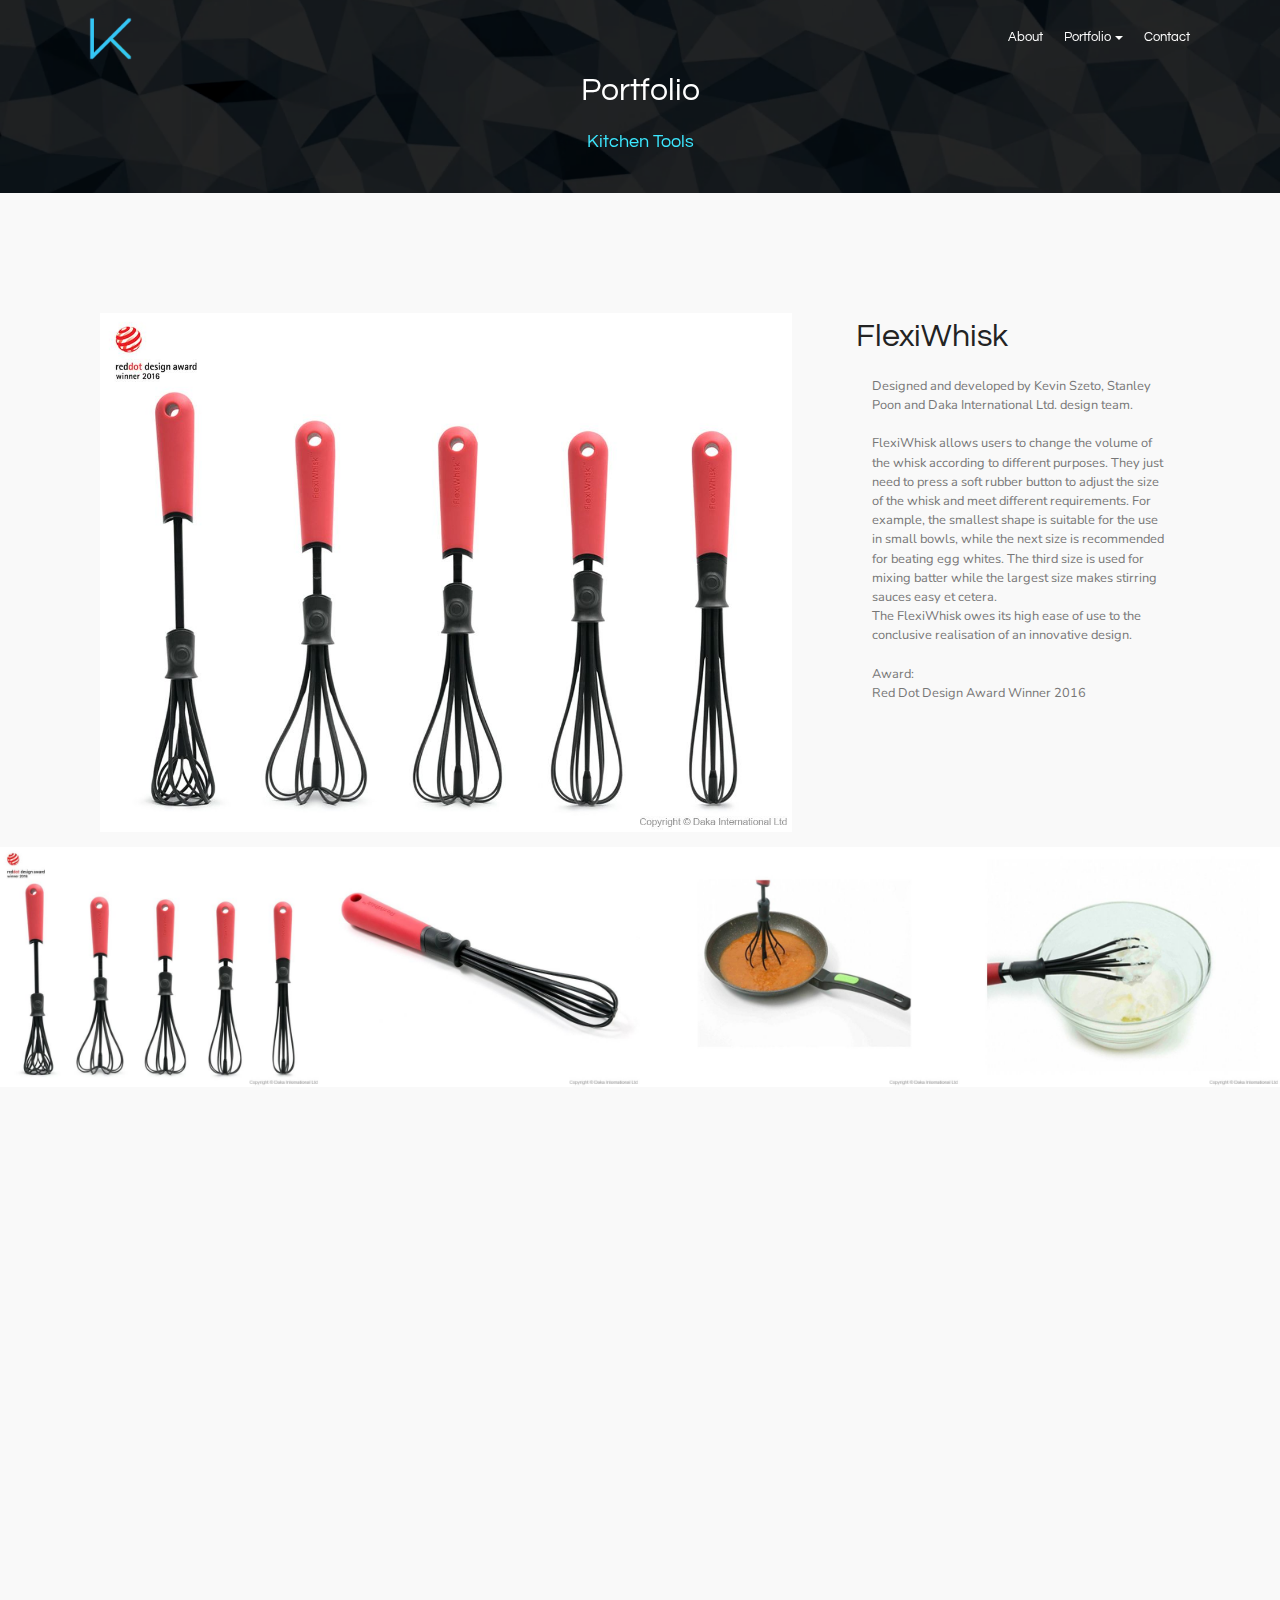
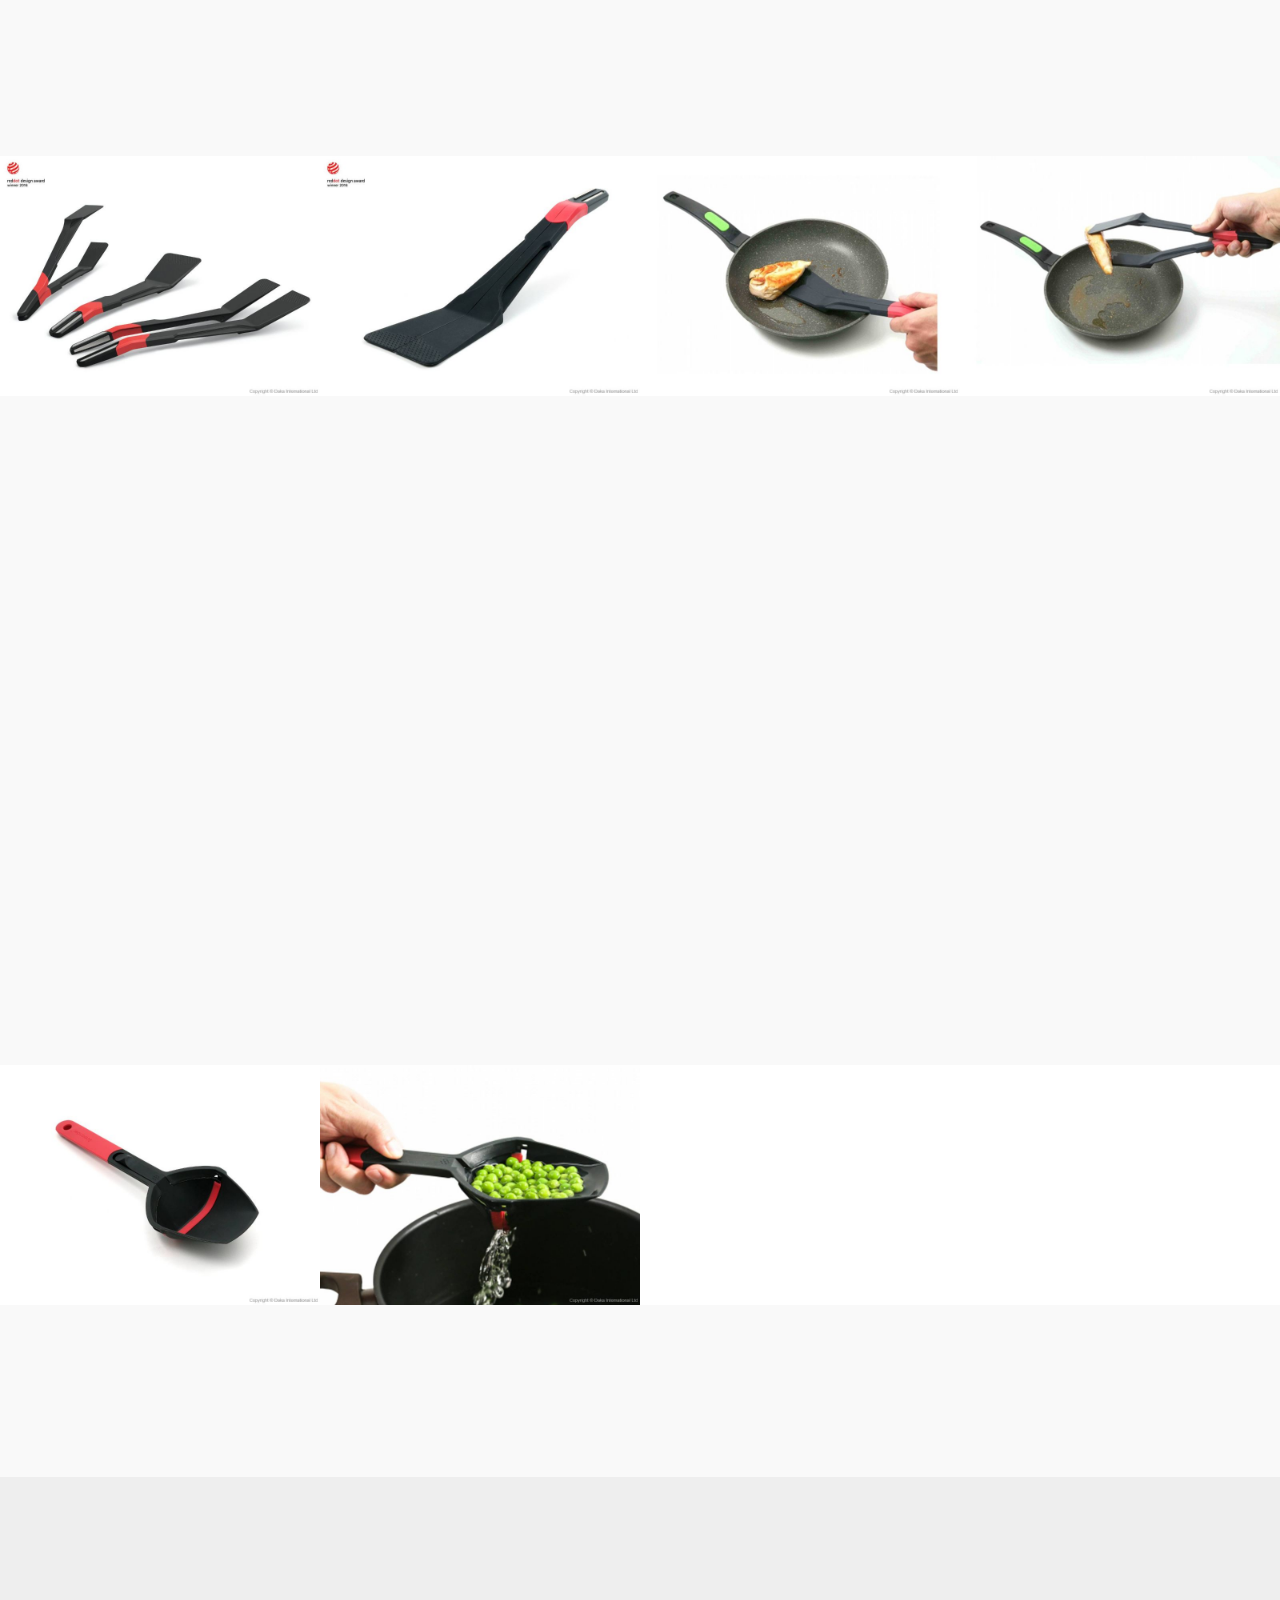
<file: page3.html>
<!DOCTYPE html>
<html >
<head>
  <!-- Site made with Mobirise Website Builder v4.5.2, https://mobirise.com -->
  <meta charset="UTF-8">
  <meta http-equiv="X-UA-Compatible" content="IE=edge">
  <meta name="generator" content="Mobirise v4.5.2, mobirise.com">
  <meta name="viewport" content="width=device-width, initial-scale=1, minimum-scale=1">
  <link rel="shortcut icon" href="assets/images/k-logo-b-2-01-128x128.png" type="image/x-icon">
  <meta name="description" content="">
  <title>KEV Portfolio - Kitchen Tools</title>
  <link rel="stylesheet" href="assets/web/assets/mobirise-icons/mobirise-icons.css">
  <link rel="stylesheet" href="assets/tether/tether.min.css">
  <link rel="stylesheet" href="assets/bootstrap/css/bootstrap.min.css">
  <link rel="stylesheet" href="assets/bootstrap/css/bootstrap-grid.min.css">
  <link rel="stylesheet" href="assets/bootstrap/css/bootstrap-reboot.min.css">
  <link rel="stylesheet" href="assets/dropdown/css/style.css">
  <link rel="stylesheet" href="assets/animatecss/animate.min.css">
  <link rel="stylesheet" href="assets/socicon/css/styles.css">
  <link rel="stylesheet" href="assets/theme/css/style.css">
  <link rel="stylesheet" href="assets/gallery/style.css">
  <link rel="stylesheet" href="assets/mobirise/css/mbr-additional.css" type="text/css">
  
  
  
</head>
<body>
<section class="menu cid-qEaM2xcJfH" once="menu" id="menu1-1b" data-rv-view="579">

    

    <nav class="navbar navbar-expand beta-menu navbar-dropdown align-items-center navbar-fixed-top navbar-toggleable-sm bg-color transparent">
        <button class="navbar-toggler navbar-toggler-right" type="button" data-toggle="collapse" data-target="#navbarSupportedContent" aria-controls="navbarSupportedContent" aria-expanded="false" aria-label="Toggle navigation">
            <div class="hamburger">
                <span></span>
                <span></span>
                <span></span>
                <span></span>
            </div>
        </button>
        <div class="menu-logo">
            <div class="navbar-brand">
                <span class="navbar-logo">
                    <a href="index.html#header2-0">
                         <img src="assets/images/k-logo-b-no-background-3-1-300x300.png" alt="Mobirise" title="" media-simple="true" style="height: 3.8rem;">
                    </a>
                </span>
                
            </div>
        </div>
        <div class="collapse navbar-collapse" id="navbarSupportedContent">
            <ul class="navbar-nav nav-dropdown nav-right" data-app-modern-menu="true"><li class="nav-item">
                    <a class="nav-link link text-white display-4" href="index.html#slider1-3x">
                        About</a>
                </li><li class="nav-item dropdown open">
                    <a class="nav-link link text-white dropdown-toggle display-4" href="index.html#features18-14" data-toggle="dropdown-submenu" aria-expanded="true">
                        Portfolio</a><div class="dropdown-menu"><a class="text-white dropdown-item display-4" href="page3.html#content5-1c">Kitchen Tools</a><a class="text-white dropdown-item display-4" href="page2.html#content5-1g">RFID Devices</a><a class="text-white dropdown-item display-4" href="page4.html#content5-1z">Baby Monitors</a><a class="text-white dropdown-item display-4" href="page5.html#content5-2k" aria-expanded="false">Sport Equipment<br></a><a class="text-white dropdown-item display-4" href="page6.html#content5-2s" aria-expanded="false">Audio / Video Electronics<br></a><a class="text-white dropdown-item display-4" href="page7.html#content5-2y" aria-expanded="false">Beauty Care Equipment</a></div>
                </li><li class="nav-item"><a class="nav-link link text-white display-4" href="index.html#form4-3z">
                        Contact</a></li></ul>
            
        </div>
    </nav>
</section>

<section class="engine"><a href="https://mobirise.co/d">free web page software</a></section><section class="mbr-section content5 cid-qEaM2xQvHX mbr-parallax-background" id="content5-1c" data-rv-view="581">

    

    

    <div class="container">
        <div class="media-container-row">
            <div class="title col-12 col-md-8">
                <h2 class="align-center mbr-bold mbr-white pb-3 mbr-fonts-style display-2"><span style="font-weight: normal;">Portfolio</span></h2>
                <h3 class="mbr-section-subtitle align-center mbr-light mbr-white pb-3 mbr-fonts-style display-5">Kitchen Tools</h3>
                
                
            </div>
        </div>
    </div>
</section>

<section class="features11 cid-qEaM2yp64v" id="features11-1d" data-rv-view="584">

    

    

    <div class="container">   
        <div class="col-md-12">
            <div class="media-container-row">
                <div class="mbr-figure" style="width: 70%;">
                    <img src="assets/images/flexiwhisk-1-1200x900.jpg" alt="Mobirise" title="" media-simple="true">
                </div>
                <div class=" align-left aside-content">
                    <h2 class="mbr-title pt-2 mbr-fonts-style display-2">FlexiWhisk</h2>
                    <div class="mbr-section-text">
                        
                    </div>

                    <div class="block-content">
                        <div class="card p-3 pr-3">
                            <div class="media">
                                     
                                <div class="media-body">
                                    
                                </div>
                            </div>                

                            <div class="card-box">
                                <p class="block-text mbr-fonts-style display-7">Designed and developed by Kevin Szeto, Stanley Poon and Daka International Ltd. design team.<br><br>FlexiWhisk allows users to change the volume of the whisk according to different purposes. They just need to press a soft rubber button to adjust the size of the whisk and meet different requirements. For example, the smallest shape is suitable for the use in small bowls, while the next size is recommended for beating egg whites. The third size is used for mixing batter while the largest size makes stirring sauces easy et cetera. 
<br>The FlexiWhisk owes its high ease of use to the conclusive realisation of an innovative design.&nbsp;<br><br>Award:<br>Red Dot Design Award Winner 2016<br></p>
                            </div>
                        </div>

                        <div class="card p-3 pr-3">
                            <div class="media">
                                     
                                <div class="media-body">
                                    
                                </div>
                            </div>                

                            <div class="card-box">
                                <p class="block-text mbr-fonts-style display-7"></p>
                            </div>
                        </div>
                    </div>
                </div>
            </div>
        </div> 
    </div>          
</section>

<section class="mbr-gallery mbr-slider-carousel cid-qEaM2zmPKC" id="gallery3-1e" data-rv-view="587">

    

    <div>
        <div><!-- Filter --><!-- Gallery --><div class="mbr-gallery-row"><div class="mbr-gallery-layout-default"><div><div><div class="mbr-gallery-item mbr-gallery-item--p0" data-video-url="false" data-tags="Awesome"><div href="#lb-gallery3-1e" data-slide-to="0" data-toggle="modal"><img src="assets/images/flexiwhisk-1-1200x900-800x600.jpg" alt=""><span class="icon-focus"></span></div></div><div class="mbr-gallery-item mbr-gallery-item--p0" data-video-url="false" data-tags="Awesome"><div href="#lb-gallery3-1e" data-slide-to="1" data-toggle="modal"><img src="assets/images/flexiwhisk-2-1200x900-800x600.jpg" alt=""><span class="icon-focus"></span></div></div><div class="mbr-gallery-item mbr-gallery-item--p0" data-video-url="false" data-tags="Animated"><div href="#lb-gallery3-1e" data-slide-to="2" data-toggle="modal"><img src="assets/images/flexiwhisk-3-1200x900-800x600.jpg" alt=""><span class="icon-focus"></span></div></div><div class="mbr-gallery-item mbr-gallery-item--p0" data-video-url="false" data-tags="Responsive"><div href="#lb-gallery3-1e" data-slide-to="3" data-toggle="modal"><img src="assets/images/flexiwhisk-4-1200x900-800x600.jpg" alt=""><span class="icon-focus"></span></div></div></div></div><div class="clearfix"></div></div></div><!-- Lightbox --><div data-app-prevent-settings="" class="mbr-slider modal fade carousel slide" tabindex="-1" data-keyboard="true" data-interval="false" id="lb-gallery3-1e"><div class="modal-dialog"><div class="modal-content"><div class="modal-body"><div class="carousel-inner"><div class="carousel-item"><img src="assets/images/flexiwhisk-1-1200x900.jpg" alt=""></div><div class="carousel-item"><img src="assets/images/flexiwhisk-2-1200x900.jpg" alt=""></div><div class="carousel-item"><img src="assets/images/flexiwhisk-3-1200x900.jpg" alt=""></div><div class="carousel-item active"><img src="assets/images/flexiwhisk-4-1200x900.jpg" alt=""></div></div><a class="carousel-control carousel-control-prev" role="button" data-slide="prev" href="#lb-gallery3-1e"><span class="mbri-left mbr-iconfont" aria-hidden="true"></span><span class="sr-only">Previous</span></a><a class="carousel-control carousel-control-next" role="button" data-slide="next" href="#lb-gallery3-1e"><span class="mbri-right mbr-iconfont" aria-hidden="true"></span><span class="sr-only">Next</span></a><a class="close" href="#" role="button" data-dismiss="modal"><span class="sr-only">Close</span></a></div></div></div></div></div>
    </div>

</section>

<section class="features11 cid-qFQqeIpuv4" id="features11-23" data-rv-view="606">

    

    

    <div class="container">   
        <div class="col-md-12">
            <div class="media-container-row">
                <div class="mbr-figure" style="width: 70%;">
                    <img src="assets/images/tongner-1-1200x900.jpg" alt="Mobirise" title="" media-simple="true">
                </div>
                <div class=" align-left aside-content">
                    <h2 class="mbr-title pt-2 mbr-fonts-style display-2">Tongner</h2>
                    <div class="mbr-section-text">
                        
                    </div>

                    <div class="block-content">
                        <div class="card p-3 pr-3">
                            <div class="media">
                                     
                                <div class="media-body">
                                    
                                </div>
                            </div>                

                            <div class="card-box">
                                <p class="block-text mbr-fonts-style display-7">Designed and developed by Kevin Szeto, Stanley Poon and Daka International Ltd. design team.<br><br>Tongner easily transforms from a spatula into a pair of tongs and vice versa, thanks to its integrated magnets. Two sets of magnets, one heat-resistant pair inside the head of the spatula and a second pair inside the handle, allow users to quickly convert the tool by simply moving its two components to the right position. The handle of this space-saving kitchen utensil is made of soft rubber, which lends it a pleasant feel.&nbsp;<br>Tongner convinces as an ergonomically sophisticated and user-friendly product solution of high formal quality.<br><br>Award:<br>Red Dot Design Award Winner 2016<br></p>
                            </div>
                        </div>

                        <div class="card p-3 pr-3">
                            <div class="media">
                                     
                                <div class="media-body">
                                    
                                </div>
                            </div>                

                            <div class="card-box">
                                <p class="block-text mbr-fonts-style display-7"></p>
                            </div>
                        </div>
                    </div>
                </div>
            </div>
        </div> 
    </div>          
</section>

<section class="mbr-gallery mbr-slider-carousel cid-qFQAqxKudD" id="gallery3-26" data-rv-view="609">

    

    <div>
        <div><!-- Filter --><!-- Gallery --><div class="mbr-gallery-row"><div class="mbr-gallery-layout-default"><div><div><div class="mbr-gallery-item mbr-gallery-item--p0" data-video-url="false" data-tags="Awesome"><div href="#lb-gallery3-26" data-slide-to="0" data-toggle="modal"><img src="assets/images/tongner-1-1200x900-800x600.jpg" alt=""><span class="icon-focus"></span></div></div><div class="mbr-gallery-item mbr-gallery-item--p0" data-video-url="false" data-tags="Responsive"><div href="#lb-gallery3-26" data-slide-to="1" data-toggle="modal"><img src="assets/images/tongner-2-1200x900-800x600.jpg" alt=""><span class="icon-focus"></span></div></div><div class="mbr-gallery-item mbr-gallery-item--p0" data-video-url="false" data-tags="Creative"><div href="#lb-gallery3-26" data-slide-to="2" data-toggle="modal"><img src="assets/images/tongner-3-1200x900-800x600.jpg" alt=""><span class="icon-focus"></span></div></div><div class="mbr-gallery-item mbr-gallery-item--p0" data-video-url="false" data-tags="Animated"><div href="#lb-gallery3-26" data-slide-to="3" data-toggle="modal"><img src="assets/images/tongner-4-1200x900-800x600.jpg" alt=""><span class="icon-focus"></span></div></div></div></div><div class="clearfix"></div></div></div><!-- Lightbox --><div data-app-prevent-settings="" class="mbr-slider modal fade carousel slide" tabindex="-1" data-keyboard="true" data-interval="false" id="lb-gallery3-26"><div class="modal-dialog"><div class="modal-content"><div class="modal-body"><div class="carousel-inner"><div class="carousel-item"><img src="assets/images/tongner-1-1200x900.jpg" alt=""></div><div class="carousel-item"><img src="assets/images/tongner-2-1200x900.jpg" alt=""></div><div class="carousel-item"><img src="assets/images/tongner-3-1200x900.jpg" alt=""></div><div class="carousel-item active"><img src="assets/images/tongner-4-1200x900.jpg" alt=""></div></div><a class="carousel-control carousel-control-prev" role="button" data-slide="prev" href="#lb-gallery3-26"><span class="mbri-left mbr-iconfont" aria-hidden="true"></span><span class="sr-only">Previous</span></a><a class="carousel-control carousel-control-next" role="button" data-slide="next" href="#lb-gallery3-26"><span class="mbri-right mbr-iconfont" aria-hidden="true"></span><span class="sr-only">Next</span></a><a class="close" href="#" role="button" data-dismiss="modal"><span class="sr-only">Close</span></a></div></div></div></div></div>
    </div>

</section>

<section class="features11 cid-qFQC1oP4cG" id="features11-27" data-rv-view="628">

    

    

    <div class="container">   
        <div class="col-md-12">
            <div class="media-container-row">
                <div class="mbr-figure" style="width: 70%;">
                    <img src="assets/images/scolander-1-1200x900.jpg" alt="Mobirise" title="" media-simple="true">
                </div>
                <div class=" align-left aside-content">
                    <h2 class="mbr-title pt-2 mbr-fonts-style display-2">Scolander</h2>
                    <div class="mbr-section-text">
                        
                    </div>

                    <div class="block-content">
                        <div class="card p-3 pr-3">
                            <div class="media">
                                     
                                <div class="media-body">
                                    
                                </div>
                            </div>                

                            <div class="card-box">
                                <p class="block-text mbr-fonts-style display-7">Designed and developed by Kevin Szeto, Stanley Poon and Daka International Ltd. design team.<br><br>Scolander is a multi-functional Scoop and Colander in one tool. With the easy slide button mechanism, users can pull the button to strain at anytime. It is easy to scoop food with the thin edge and flat surface design. It is a quick and efficient scoop which allows users to drain food straight from a pan or oven dish.<br></p>
                            </div>
                        </div>

                        <div class="card p-3 pr-3">
                            <div class="media">
                                     
                                <div class="media-body">
                                    
                                </div>
                            </div>                

                            <div class="card-box">
                                <p class="block-text mbr-fonts-style display-7"></p>
                            </div>
                        </div>
                    </div>
                </div>
            </div>
        </div> 
    </div>          
</section>

<section class="mbr-gallery mbr-slider-carousel cid-qFQC2dwbX0" id="gallery3-28" data-rv-view="631">

    

    <div>
        <div><!-- Filter --><!-- Gallery --><div class="mbr-gallery-row"><div class="mbr-gallery-layout-default"><div><div><div class="mbr-gallery-item mbr-gallery-item--p0" data-video-url="false" data-tags="Responsive"><div href="#lb-gallery3-28" data-slide-to="0" data-toggle="modal"><img src="assets/images/scolander-1-1200x900-800x600.jpg" alt=""><span class="icon-focus"></span></div></div><div class="mbr-gallery-item mbr-gallery-item--p0" data-video-url="false" data-tags="Animated"><div href="#lb-gallery3-28" data-slide-to="1" data-toggle="modal"><img src="assets/images/scolander-2-1200x900-800x600.jpg" alt=""><span class="icon-focus"></span></div></div></div></div><div class="clearfix"></div></div></div><!-- Lightbox --><div data-app-prevent-settings="" class="mbr-slider modal fade carousel slide" tabindex="-1" data-keyboard="true" data-interval="false" id="lb-gallery3-28"><div class="modal-dialog"><div class="modal-content"><div class="modal-body"><div class="carousel-inner"><div class="carousel-item"><img src="assets/images/scolander-1-1200x900.jpg" alt=""></div><div class="carousel-item active"><img src="assets/images/scolander-2-1200x900.jpg" alt=""></div></div><a class="carousel-control carousel-control-prev" role="button" data-slide="prev" href="#lb-gallery3-28"><span class="mbri-left mbr-iconfont" aria-hidden="true"></span><span class="sr-only">Previous</span></a><a class="carousel-control carousel-control-next" role="button" data-slide="next" href="#lb-gallery3-28"><span class="mbri-right mbr-iconfont" aria-hidden="true"></span><span class="sr-only">Next</span></a><a class="close" href="#" role="button" data-dismiss="modal"><span class="sr-only">Close</span></a></div></div></div></div></div>
    </div>

</section>

<section once="" class="cid-qGVn4wIo0R" id="footer7-46" data-rv-view="642">

    

    

    <div class="container">
        <div class="media-container-row align-center mbr-white">
            
            <div class="row social-row">
                <div class="social-list align-right pb-2">
                    
                    
                    
                    
                    
                    
                <div class="soc-item">
                        <a href="page7.html#content5-2y">
                            <span class="mbr-iconfont mbr-iconfont-social mbri-left" style="color: rgb(0, 31, 42);" media-simple="true"></span>
                        </a>
                    </div><div class="soc-item">
                        
                            <span class="mbr-iconfont mbr-iconfont-social mbri-more-horizontal" style="color: rgb(249, 249, 249);" media-simple="true"></span>
                        
                    </div><div class="soc-item">
                        <a href="page2.html#content5-1g">
                            <span class="mbr-iconfont mbr-iconfont-social mbri-right" style="color: rgb(0, 31, 42);" media-simple="true"></span>
                        </a>
                    </div></div>
            </div>
            <div class="row row-copirayt">
                <p class="mbr-text mb-0 mbr-fonts-style mbr-white align-center display-7"></p>
            </div>
        </div>
    </div>
</section>

<section class="footer3 cid-qHacK5iMm4 mbr-parallax-background" id="footer3-4l" data-rv-view="655">

    

    

    <div class="container">
        <div class="media-container-row content">
            <div class="col-md-2 col-sm-4">
                <div class="mb-3 img-logo">
                    
                         <img src="assets/images/k-logo-b-no-background-3-1-300x300.png" alt="" title="" media-simple="true">
                    
                </div>
                <p class="mbr-fonts-style foot-logo display-7"><a href="#top">www.KEV.com.hk</a></p>
            </div>
            <div class="col-md-3 col-sm-4">
                <p class="mb-4 mbr-fonts-style foot-title display-7"></p>
                <p class="mbr-text mbr-links-column mbr-fonts-style display-7">
                    <a href="index.html#slider1-3x" class="text-success">About</a><br><br><a href="index.html#features18-14">Portfolio</a><br><br><a href="index.html#form4-3z">Contact</a><br></p>
            </div>
            <div class="col-md-3 col-sm-4">
                <p class="mb-4 mbr-fonts-style foot-title display-7"></p>
                <p class="mbr-text mbr-fonts-style mbr-links-column display-7"></p>
            </div>
            <div class="col-md-4 col-sm-12">
                <p class="mb-4 mbr-fonts-style foot-title display-7"></p>
                <p class="mbr-text form-text mbr-fonts-style display-7"><em><a href="index.html#form4-3z">Contact us</a></em></p>
                <div class="media-container-column" data-form-type="formoid">
                    <div data-form-alert="" hidden="" class="align-center">Thanks for your Email address!
I will contact you soon.</div>

                    <form class="form-inline" action="https://mobirise.com/" method="post" data-form-title="Mobirise Form">
                        <input type="hidden" value="6UELjWYovmk2Q5U1mivIWQ6tJgK1NNqMdLkrBFi9m5uWRhInIZ/UQMs+ggCQMf7Rj0VIA9UPSUNcGPUus9+SK8f4iNhR+SUKQRvEgfhvL6QWa3OENnfMLyTn4f6PVh4J" data-form-email="true">
                        <div class="form-group">
                            <input type="email" class="form-control input-sm input-inverse my-2" name="email" required="" data-form-field="Email" placeholder="Email" id="email-footer3-4l">
                        </div>
                        <div class="input-group-btn m-2"><button href="" class="btn btn-primary display-4" type="submit" role="button"><span class="mbri-letter mbr-iconfont mbr-iconfont-btn"></span>Send</button></div>
                    </form>
                </div>

            </div>
        </div>
        <div class="footer-lower">
            <div class="media-container-row">
                <div class="col-sm-12">
                    <hr>
                </div>
            </div>
            <div class="media-container-row">
                <div class="col-sm-6 copyright">
                    <p class="mbr-text mbr-fonts-style display-7">© Copyright 2018 &nbsp;KEV.com.hk - All Rights Reserved</p>
                </div>
                <div class="col-md-6">
                    
                </div>
            </div>
        </div>
    </div>
</section>


  <script src="assets/web/assets/jquery/jquery.min.js"></script>
  <script src="assets/popper/popper.min.js"></script>
  <script src="assets/tether/tether.min.js"></script>
  <script src="assets/bootstrap/js/bootstrap.min.js"></script>
  <script src="assets/smoothscroll/smooth-scroll.js"></script>
  <script src="assets/dropdown/js/script.min.js"></script>
  <script src="assets/touchswipe/jquery.touch-swipe.min.js"></script>
  <script src="assets/parallax/jarallax.min.js"></script>
  <script src="assets/masonry/masonry.pkgd.min.js"></script>
  <script src="assets/imagesloaded/imagesloaded.pkgd.min.js"></script>
  <script src="assets/bootstrapcarouselswipe/bootstrap-carousel-swipe.js"></script>
  <script src="assets/vimeoplayer/jquery.mb.vimeo_player.js"></script>
  <script src="assets/viewportchecker/jquery.viewportchecker.js"></script>
  <script src="assets/theme/js/script.js"></script>
  <script src="assets/gallery/player.min.js"></script>
  <script src="assets/gallery/script.js"></script>
  <script src="assets/slidervideo/script.js"></script>
  <script src="assets/formoid/formoid.min.js"></script>
  
  
 <div id="scrollToTop" class="scrollToTop mbr-arrow-up"><a style="text-align: center;"><i></i></a></div>
    <input name="animation" type="hidden">
  </body>
</html>
</file>
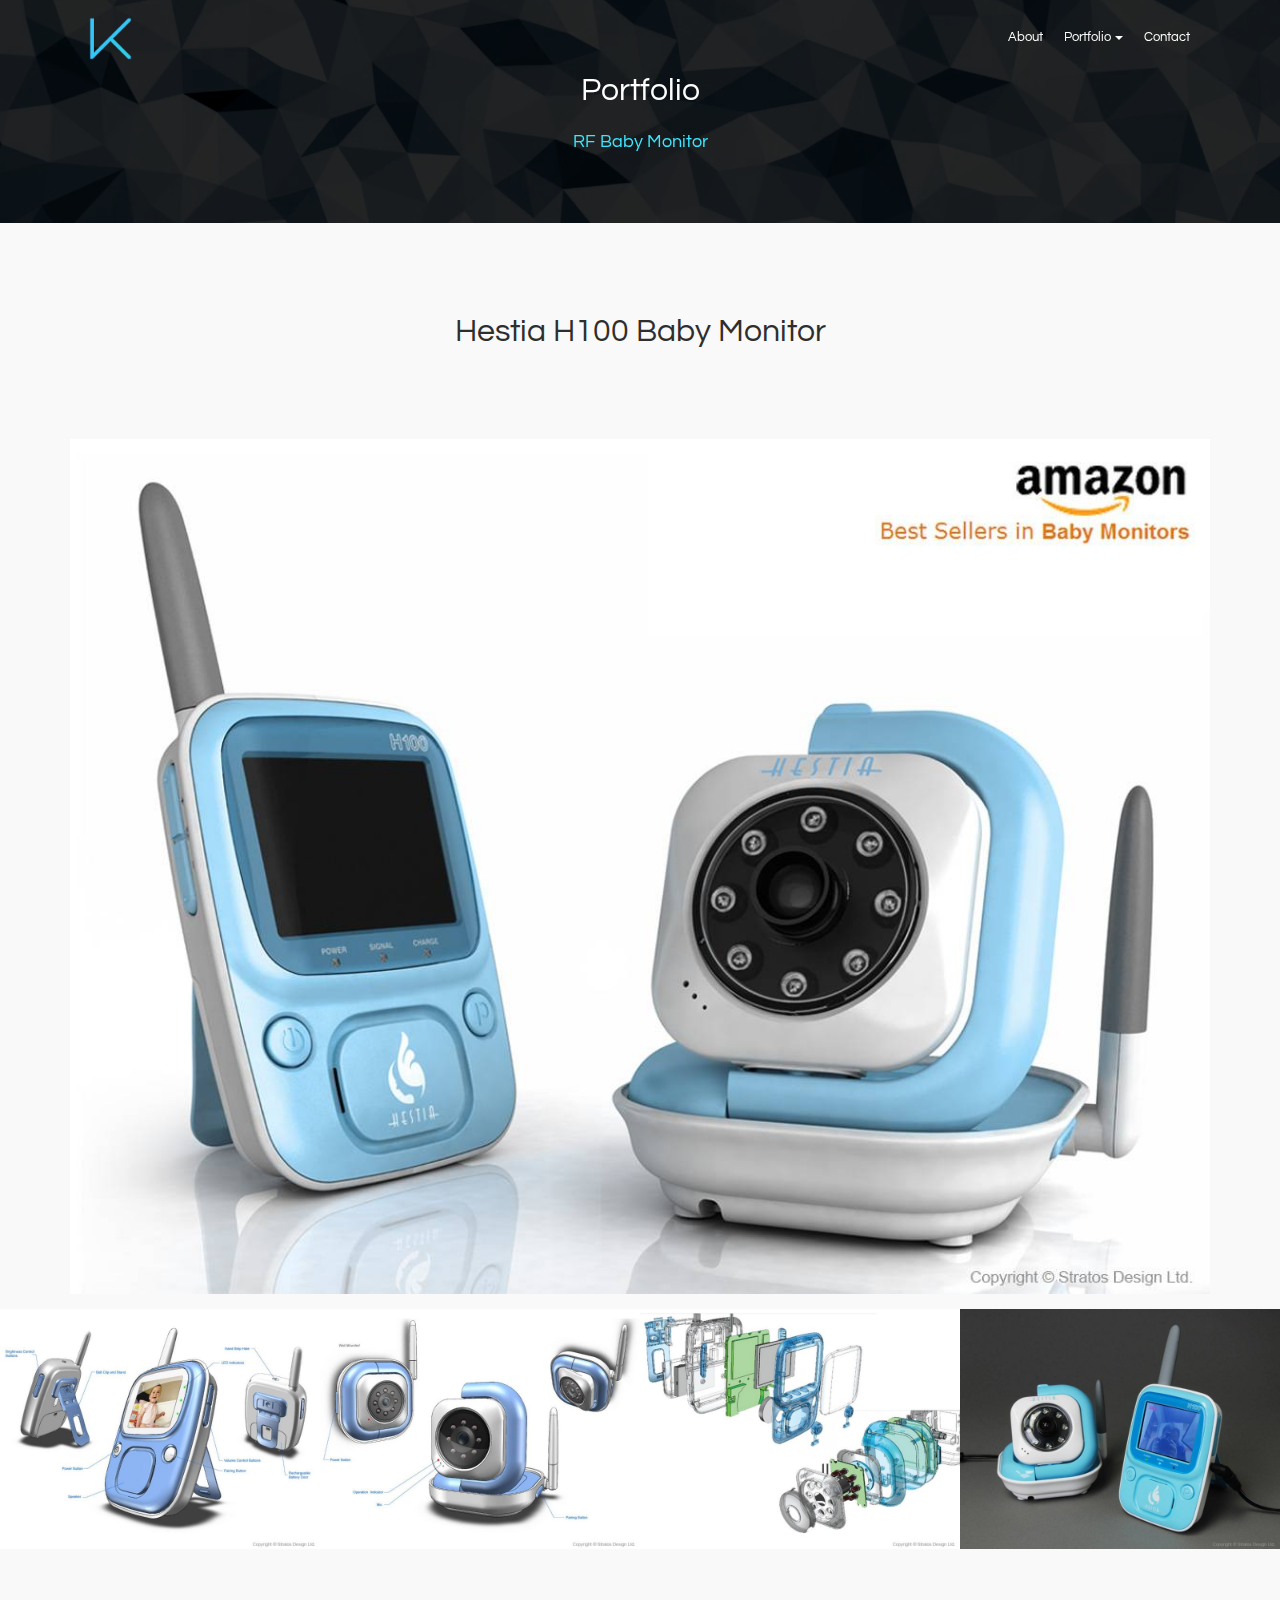
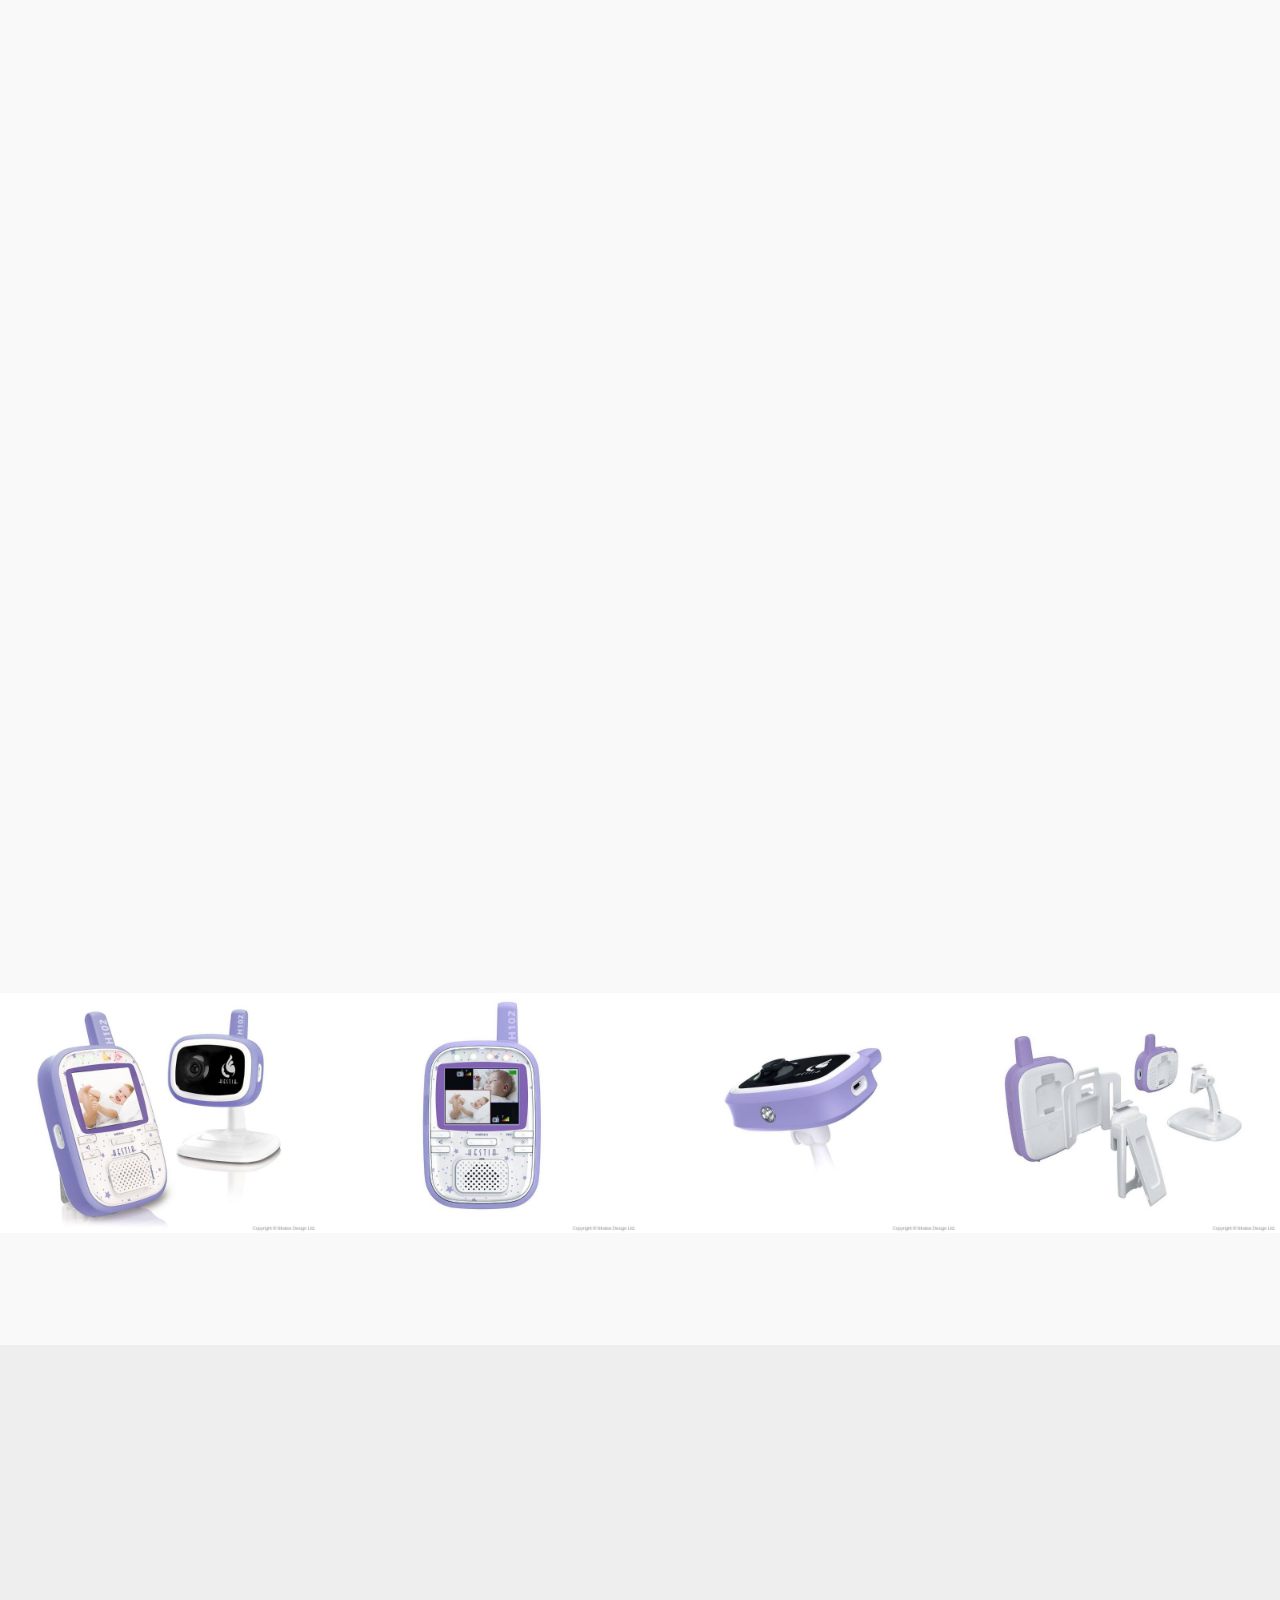
<file: page4.html>
<!DOCTYPE html>
<html >
<head>
  <!-- Site made with Mobirise Website Builder v4.5.2, https://mobirise.com -->
  <meta charset="UTF-8">
  <meta http-equiv="X-UA-Compatible" content="IE=edge">
  <meta name="generator" content="Mobirise v4.5.2, mobirise.com">
  <meta name="viewport" content="width=device-width, initial-scale=1, minimum-scale=1">
  <link rel="shortcut icon" href="assets/images/k-logo-b-2-01-128x128.png" type="image/x-icon">
  <meta name="description" content="">
  <title>KEV Portfolio - Baby Monitor</title>
  <link rel="stylesheet" href="assets/web/assets/mobirise-icons/mobirise-icons.css">
  <link rel="stylesheet" href="assets/tether/tether.min.css">
  <link rel="stylesheet" href="assets/bootstrap/css/bootstrap.min.css">
  <link rel="stylesheet" href="assets/bootstrap/css/bootstrap-grid.min.css">
  <link rel="stylesheet" href="assets/bootstrap/css/bootstrap-reboot.min.css">
  <link rel="stylesheet" href="assets/dropdown/css/style.css">
  <link rel="stylesheet" href="assets/animatecss/animate.min.css">
  <link rel="stylesheet" href="assets/socicon/css/styles.css">
  <link rel="stylesheet" href="assets/theme/css/style.css">
  <link rel="stylesheet" href="assets/gallery/style.css">
  <link rel="stylesheet" href="assets/mobirise/css/mbr-additional.css" type="text/css">
  
  
  
</head>
<body>
<section class="menu cid-qFKZBi8rt3" once="menu" id="menu1-1y" data-rv-view="1893">

    

    <nav class="navbar navbar-expand beta-menu navbar-dropdown align-items-center navbar-fixed-top navbar-toggleable-sm bg-color transparent">
        <button class="navbar-toggler navbar-toggler-right" type="button" data-toggle="collapse" data-target="#navbarSupportedContent" aria-controls="navbarSupportedContent" aria-expanded="false" aria-label="Toggle navigation">
            <div class="hamburger">
                <span></span>
                <span></span>
                <span></span>
                <span></span>
            </div>
        </button>
        <div class="menu-logo">
            <div class="navbar-brand">
                <span class="navbar-logo">
                    <a href="index.html#header2-0">
                         <img src="assets/images/k-logo-b-no-background-3-1-300x300.png" alt="Mobirise" title="" media-simple="true" style="height: 3.8rem;">
                    </a>
                </span>
                
            </div>
        </div>
        <div class="collapse navbar-collapse" id="navbarSupportedContent">
            <ul class="navbar-nav nav-dropdown nav-right" data-app-modern-menu="true"><li class="nav-item">
                    <a class="nav-link link text-white display-4" href="index.html#slider1-3x">
                        About</a>
                </li><li class="nav-item dropdown">
                    <a class="nav-link link text-white dropdown-toggle display-4" href="page2.html#content5-15" data-toggle="dropdown-submenu" aria-expanded="false">
                        Portfolio</a><div class="dropdown-menu"><a class="text-white dropdown-item display-4" href="page3.html#content5-1c">Kitchen Tools</a><a class="text-white dropdown-item display-4" href="page2.html#content5-1g">RFID Devices</a><a class="text-white dropdown-item display-4" href="page4.html#content5-1z">Baby Monitors</a><a class="text-white dropdown-item display-4" href="page5.html#content5-2k" aria-expanded="false">Sport Equipment<br></a><a class="text-white dropdown-item display-4" href="page6.html#content5-2s" aria-expanded="false">Audio / Video Electronics<br></a><a class="text-white dropdown-item display-4" href="page7.html#content5-2y" aria-expanded="false">Beauty Care Equipment</a></div>
                </li><li class="nav-item"><a class="nav-link link text-white display-4" href="index.html#form4-3z">
                        Contact</a></li></ul>
            
        </div>
    </nav>
</section>

<section class="engine"><a href="https://mobirise.co/e">web page authoring software</a></section><section class="mbr-section content5 cid-qFKZBiHRPt mbr-parallax-background" id="content5-1z" data-rv-view="1895">

    

    

    <div class="container">
        <div class="media-container-row">
            <div class="title col-12 col-md-8">
                <h2 class="align-center mbr-bold mbr-white pb-3 mbr-fonts-style display-2"><span style="font-weight: normal;">Portfolio</span></h2>
                <h3 class="mbr-section-subtitle align-center mbr-light mbr-white pb-3 mbr-fonts-style display-5">RF Baby Monitor</h3>
                
                
            </div>
        </div>
    </div>
</section>

<section class="header4 cid-qGe0hDlnhk" id="header4-2b" data-rv-view="1898">

    

    

    <div class="container">
        <div class="row justify-content-md-center">
            <div class="media-content col-md-10">
                <h1 class="mbr-section-title align-center mbr-white pb-3 mbr-bold mbr-fonts-style display-2"><span style="font-weight: normal;">Hestia H100 Baby Monitor</span></h1>
                
                <div class="mbr-text align-center mbr-white pb-3">
                    
                </div>
                
            </div>
            <div class="mbr-figure pt-5">
                <img src="assets/images/baby-monitor-1-1200x900.jpg" alt="Mobirise" title="" media-simple="true" style="width: 100%;">
            </div>
        </div>
    </div>
</section>

<section class="mbr-gallery mbr-slider-carousel cid-qFKZBjNY5l" id="gallery3-21" data-rv-view="1901">

    

    <div>
        <div><!-- Filter --><!-- Gallery --><div class="mbr-gallery-row"><div class="mbr-gallery-layout-default"><div><div><div class="mbr-gallery-item mbr-gallery-item--p0" data-video-url="false" data-tags="Awesome"><div href="#lb-gallery3-21" data-slide-to="0" data-toggle="modal"><img src="assets/images/baby-monitor-2-1200x900-800x600.jpg" alt=""><span class="icon-focus"></span></div></div><div class="mbr-gallery-item mbr-gallery-item--p0" data-video-url="false" data-tags="Responsive"><div href="#lb-gallery3-21" data-slide-to="1" data-toggle="modal"><img src="assets/images/baby-monitor-3-1200x900-800x600.jpg" alt=""><span class="icon-focus"></span></div></div><div class="mbr-gallery-item mbr-gallery-item--p0" data-video-url="false" data-tags="Animated"><div href="#lb-gallery3-21" data-slide-to="2" data-toggle="modal"><img src="assets/images/baby-monitor-4-1200x900-800x600.jpg" alt=""><span class="icon-focus"></span></div></div><div class="mbr-gallery-item mbr-gallery-item--p0" data-video-url="false" data-tags="Animated"><div href="#lb-gallery3-21" data-slide-to="3" data-toggle="modal"><img src="assets/images/baby-monitor-5-1200x900-800x600-800x600.jpg" alt=""><span class="icon-focus"></span></div></div></div></div><div class="clearfix"></div></div></div><!-- Lightbox --><div data-app-prevent-settings="" class="mbr-slider modal fade carousel slide" tabindex="-1" data-keyboard="true" data-interval="false" id="lb-gallery3-21"><div class="modal-dialog"><div class="modal-content"><div class="modal-body"><div class="carousel-inner"><div class="carousel-item active"><img src="assets/images/baby-monitor-2-1200x900.jpg" alt=""></div><div class="carousel-item"><img src="assets/images/baby-monitor-3-1200x900.jpg" alt=""></div><div class="carousel-item"><img src="assets/images/baby-monitor-4-1200x900.jpg" alt=""></div><div class="carousel-item"><img src="assets/images/baby-monitor-5-1200x900-800x600.jpg" alt=""></div></div><a class="carousel-control carousel-control-prev" role="button" data-slide="prev" href="#lb-gallery3-21"><span class="mbri-left mbr-iconfont" aria-hidden="true"></span><span class="sr-only">Previous</span></a><a class="carousel-control carousel-control-next" role="button" data-slide="next" href="#lb-gallery3-21"><span class="mbri-right mbr-iconfont" aria-hidden="true"></span><span class="sr-only">Next</span></a><a class="close" href="#" role="button" data-dismiss="modal"><span class="sr-only">Close</span></a></div></div></div></div></div>
    </div>

</section>

<section class="header4 cid-qGe8rEcrOe" id="header4-2h" data-rv-view="1920">

    

    

    <div class="container">
        <div class="row justify-content-md-center">
            <div class="media-content col-md-10">
                <h1 class="mbr-section-title align-center mbr-white pb-3 mbr-bold mbr-fonts-style display-2"><span style="font-weight: normal;">Hestia H102 Baby Monitor</span></h1>
                
                <div class="mbr-text align-center mbr-white pb-3">
                    
                </div>
                
            </div>
            <div class="mbr-figure pt-5">
                <img src="assets/images/h102-1200x900.jpg" alt="Mobirise" title="" media-simple="true" style="width: 95%;">
            </div>
        </div>
    </div>
</section>

<section class="mbr-gallery mbr-slider-carousel cid-qGe8NKiTLu" id="gallery3-2i" data-rv-view="1923">

    

    <div>
        <div><!-- Filter --><!-- Gallery --><div class="mbr-gallery-row"><div class="mbr-gallery-layout-default"><div><div><div class="mbr-gallery-item mbr-gallery-item--pNaN" data-video-url="false" data-tags="Creative"><div href="#lb-gallery3-2i" data-slide-to="0" data-toggle="modal"><img src="assets/images/h102-1200x900-800x600.jpg" alt=""><span class="icon-focus"></span></div></div><div class="mbr-gallery-item mbr-gallery-item--pNaN" data-video-url="false" data-tags="Awesome"><div href="#lb-gallery3-2i" data-slide-to="1" data-toggle="modal"><img src="assets/images/h102-3-1200x900-800x600.jpg" alt=""><span class="icon-focus"></span></div></div><div class="mbr-gallery-item mbr-gallery-item--pNaN" data-video-url="false" data-tags="Responsive"><div href="#lb-gallery3-2i" data-slide-to="2" data-toggle="modal"><img src="assets/images/h102-4-1200x900-800x600.jpg" alt=""><span class="icon-focus"></span></div></div><div class="mbr-gallery-item mbr-gallery-item--pNaN" data-video-url="false" data-tags="Creative"><div href="#lb-gallery3-2i" data-slide-to="3" data-toggle="modal"><img src="assets/images/h102-5-1200x900-800x600.jpg" alt=""><span class="icon-focus"></span></div></div></div></div><div class="clearfix"></div></div></div><!-- Lightbox --><div data-app-prevent-settings="" class="mbr-slider modal fade carousel slide" tabindex="-1" data-keyboard="true" data-interval="false" id="lb-gallery3-2i"><div class="modal-dialog"><div class="modal-content"><div class="modal-body"><div class="carousel-inner"><div class="carousel-item active"><img src="assets/images/h102-1200x900.jpg" alt=""></div><div class="carousel-item"><img src="assets/images/h102-3-1200x900.jpg" alt=""></div><div class="carousel-item"><img src="assets/images/h102-4-1200x900.jpg" alt=""></div><div class="carousel-item"><img src="assets/images/h102-5-1200x900.jpg" alt=""></div></div><a class="carousel-control carousel-control-prev" role="button" data-slide="prev" href="#lb-gallery3-2i"><span class="mbri-left mbr-iconfont" aria-hidden="true"></span><span class="sr-only">Previous</span></a><a class="carousel-control carousel-control-next" role="button" data-slide="next" href="#lb-gallery3-2i"><span class="mbri-right mbr-iconfont" aria-hidden="true"></span><span class="sr-only">Next</span></a><a class="close" href="#" role="button" data-dismiss="modal"><span class="sr-only">Close</span></a></div></div></div></div></div>
    </div>

</section>

<section once="" class="cid-qGVum9ib8k" id="footer7-4a" data-rv-view="1942">

    

    

    <div class="container">
        <div class="media-container-row align-center mbr-white">
            
            <div class="row social-row">
                <div class="social-list align-right pb-2">
                    
                    
                    
                    
                    
                    
                <div class="soc-item">
                        <a href="page2.html#content5-1g">
                            <span class="mbr-iconfont mbr-iconfont-social mbri-left" style="color: rgb(0, 31, 42);" media-simple="true"></span>
                        </a>
                    </div><div class="soc-item">
                        
                            <span class="mbr-iconfont mbr-iconfont-social mbri-more-horizontal" style="color: rgb(249, 249, 249);" media-simple="true"></span>
                        
                    </div><div class="soc-item">
                        
                            <a href="page5.html#content5-2k"><span class="mbr-iconfont mbr-iconfont-social mbri-right" style="color: rgb(0, 31, 42);" media-simple="true"></span></a>
                        
                    </div></div>
            </div>
            <div class="row row-copirayt">
                <p class="mbr-text mb-0 mbr-fonts-style mbr-white align-center display-7"></p>
            </div>
        </div>
    </div>
</section>

<section class="footer3 cid-qGVuniyfpm mbr-parallax-background" id="footer3-4b" data-rv-view="1955">

    

    

    <div class="container">
        <div class="media-container-row content">
            <div class="col-md-2 col-sm-4">
                <div class="mb-3 img-logo">
                    
                         <img src="assets/images/k-logo-b-no-background-3-1-300x300.png" alt="" title="" media-simple="true">
                    
                </div>
                <p class="mbr-fonts-style foot-logo display-7"><a href="index.html#header2-0">www.KEV.com.hk</a></p>
            </div>
            <div class="col-md-3 col-sm-4">
                <p class="mb-4 mbr-fonts-style foot-title display-7"></p>
                <p class="mbr-text mbr-links-column mbr-fonts-style display-7">
                    <a href="#" class="text-success">About</a><br><a href="index.html#features18-14">Portfolio</a><br><a href="index.html#form4-3z">Contact</a><br></p>
            </div>
            <div class="col-md-3 col-sm-4">
                <p class="mb-4 mbr-fonts-style foot-title display-7"></p>
                <p class="mbr-text mbr-fonts-style mbr-links-column display-7"></p>
            </div>
            <div class="col-md-4 col-sm-12">
                <p class="mb-4 mbr-fonts-style foot-title display-7"></p>
                <p class="mbr-text form-text mbr-fonts-style display-7"><em><a href="index.html#form4-3z">Contact us</a></em></p>
                <div class="media-container-column" data-form-type="formoid">
                    <div data-form-alert="" hidden="" class="align-center">Thanks for filling out the form!</div>

                    <form class="form-inline" action="https://mobirise.com/" method="post" data-form-title="Mobirise Form">
                        <input type="hidden" value="WwXtWGCoejUDLU9184/ftGIIZ0szs7pnaTY3gVYHXLLK67gfA2AeAHaiVvF9ztY9zDjTZL1ZBUdoqLar/wQ5Fp9lzitFEt9tzMPcUpwXVCLjFHsZKD3UaRdhYciC5l/o" data-form-email="true">
                        <div class="form-group">
                            <input type="email" class="form-control input-sm input-inverse my-2" name="email" required="" data-form-field="Email" placeholder="Email" id="email-footer3-4b">
                        </div>
                        <div class="input-group-btn m-2"><button href="" class="btn btn-primary display-4" type="submit" role="button">Subscribe</button></div>
                    </form>
                </div>

            </div>
        </div>
        <div class="footer-lower">
            <div class="media-container-row">
                <div class="col-sm-12">
                    <hr>
                </div>
            </div>
            <div class="media-container-row">
                <div class="col-sm-6 copyright">
                    <p class="mbr-text mbr-fonts-style display-7">© Copyright 2018 &nbsp;KEV.com.hk - All Rights Reserved</p>
                </div>
                <div class="col-md-6">
                    
                </div>
            </div>
        </div>
    </div>
</section>


  <script src="assets/web/assets/jquery/jquery.min.js"></script>
  <script src="assets/popper/popper.min.js"></script>
  <script src="assets/tether/tether.min.js"></script>
  <script src="assets/bootstrap/js/bootstrap.min.js"></script>
  <script src="assets/smoothscroll/smooth-scroll.js"></script>
  <script src="assets/dropdown/js/script.min.js"></script>
  <script src="assets/touchswipe/jquery.touch-swipe.min.js"></script>
  <script src="assets/parallax/jarallax.min.js"></script>
  <script src="assets/masonry/masonry.pkgd.min.js"></script>
  <script src="assets/imagesloaded/imagesloaded.pkgd.min.js"></script>
  <script src="assets/bootstrapcarouselswipe/bootstrap-carousel-swipe.js"></script>
  <script src="assets/vimeoplayer/jquery.mb.vimeo_player.js"></script>
  <script src="assets/viewportchecker/jquery.viewportchecker.js"></script>
  <script src="assets/theme/js/script.js"></script>
  <script src="assets/gallery/player.min.js"></script>
  <script src="assets/gallery/script.js"></script>
  <script src="assets/slidervideo/script.js"></script>
  <script src="assets/formoid/formoid.min.js"></script>
  
  
 <div id="scrollToTop" class="scrollToTop mbr-arrow-up"><a style="text-align: center;"><i></i></a></div>
    <input name="animation" type="hidden">
  </body>
</html>
</file>
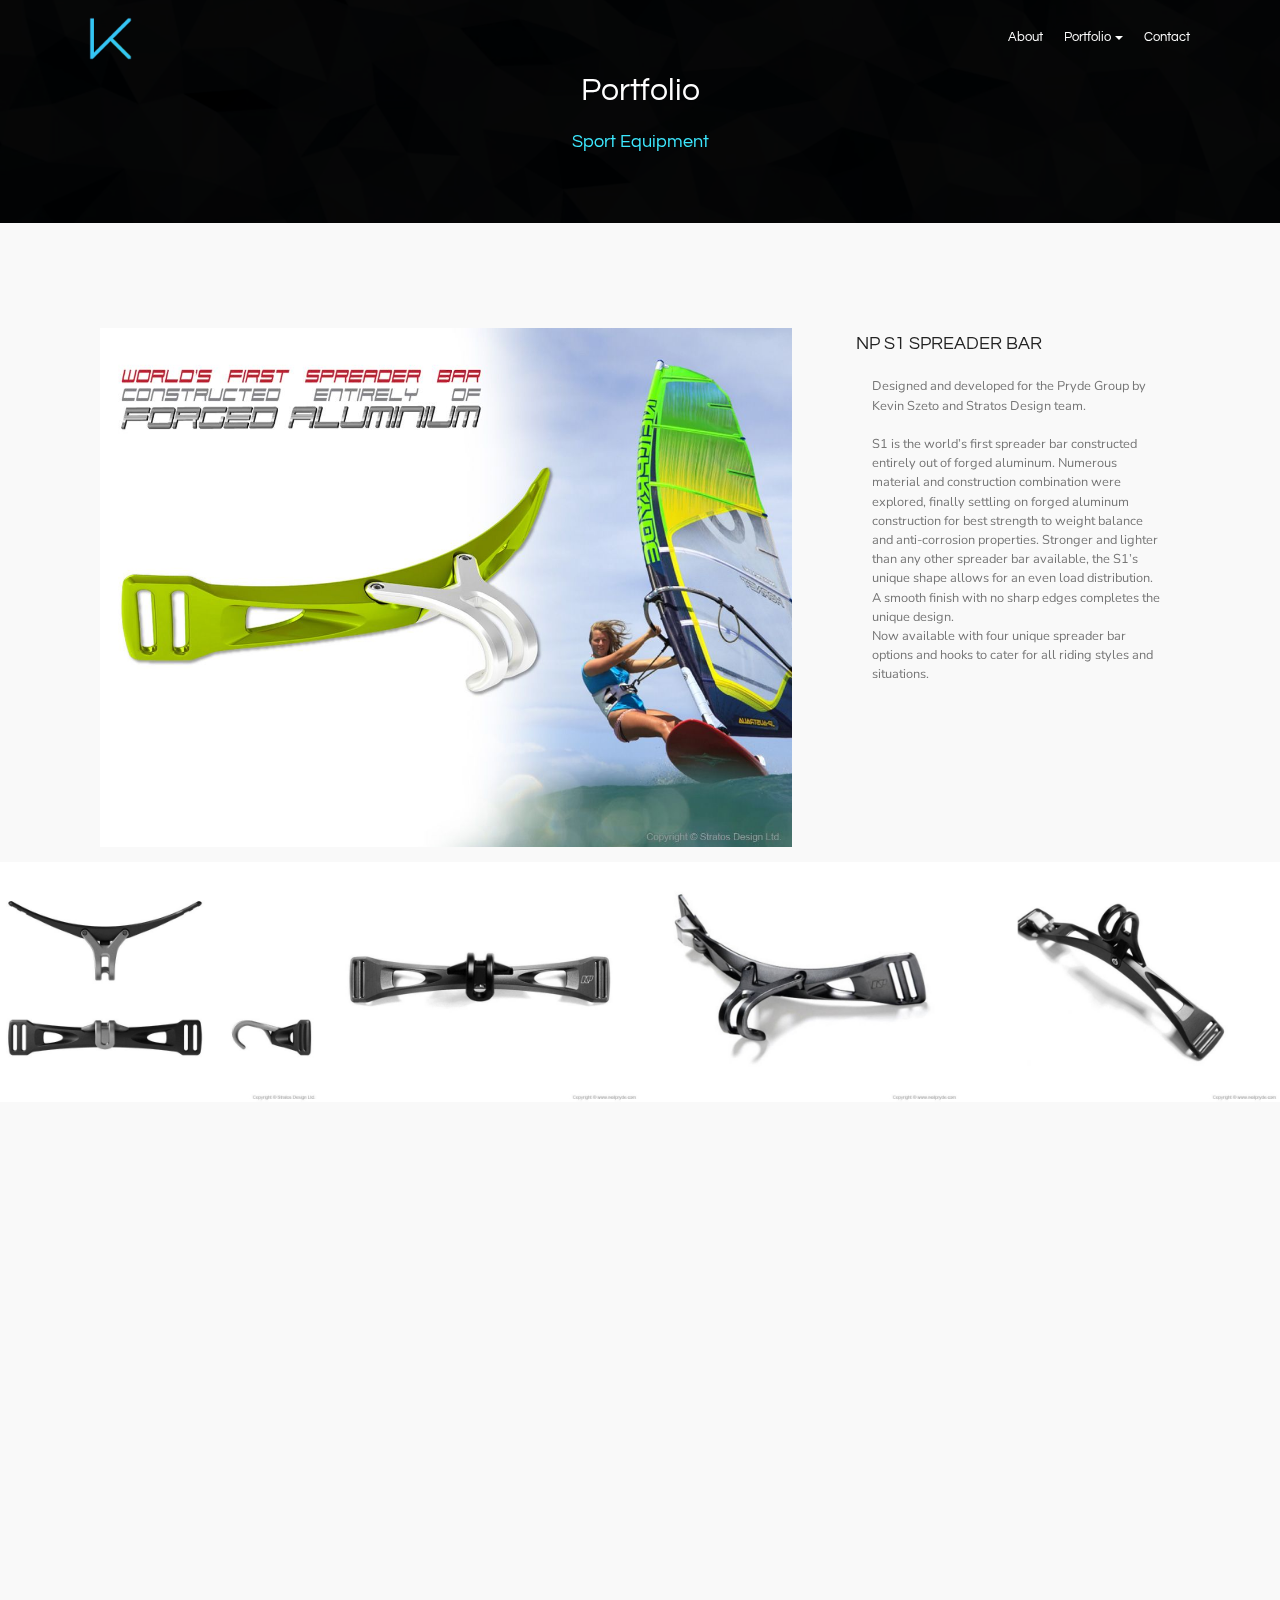
<file: page5.html>
<!DOCTYPE html>
<html >
<head>
  <!-- Site made with Mobirise Website Builder v4.5.2, https://mobirise.com -->
  <meta charset="UTF-8">
  <meta http-equiv="X-UA-Compatible" content="IE=edge">
  <meta name="generator" content="Mobirise v4.5.2, mobirise.com">
  <meta name="viewport" content="width=device-width, initial-scale=1, minimum-scale=1">
  <link rel="shortcut icon" href="assets/images/k-logo-b-2-01-128x128.png" type="image/x-icon">
  <meta name="description" content="">
  <title>KEV Portfolio - Sport Equipment</title>
  <link rel="stylesheet" href="assets/web/assets/mobirise-icons/mobirise-icons.css">
  <link rel="stylesheet" href="assets/tether/tether.min.css">
  <link rel="stylesheet" href="assets/bootstrap/css/bootstrap.min.css">
  <link rel="stylesheet" href="assets/bootstrap/css/bootstrap-grid.min.css">
  <link rel="stylesheet" href="assets/bootstrap/css/bootstrap-reboot.min.css">
  <link rel="stylesheet" href="assets/dropdown/css/style.css">
  <link rel="stylesheet" href="assets/animatecss/animate.min.css">
  <link rel="stylesheet" href="assets/socicon/css/styles.css">
  <link rel="stylesheet" href="assets/theme/css/style.css">
  <link rel="stylesheet" href="assets/gallery/style.css">
  <link rel="stylesheet" href="assets/mobirise/css/mbr-additional.css" type="text/css">
  
  
  
</head>
<body>
<section class="menu cid-qGebqWMAgV" once="menu" id="menu1-2j" data-rv-view="271">

    

    <nav class="navbar navbar-expand beta-menu navbar-dropdown align-items-center navbar-fixed-top navbar-toggleable-sm bg-color transparent">
        <button class="navbar-toggler navbar-toggler-right" type="button" data-toggle="collapse" data-target="#navbarSupportedContent" aria-controls="navbarSupportedContent" aria-expanded="false" aria-label="Toggle navigation">
            <div class="hamburger">
                <span></span>
                <span></span>
                <span></span>
                <span></span>
            </div>
        </button>
        <div class="menu-logo">
            <div class="navbar-brand">
                <span class="navbar-logo">
                    <a href="index.html#header2-0">
                         <img src="assets/images/k-logo-b-no-background-3-1-300x300.png" alt="Mobirise" title="" media-simple="true" style="height: 3.8rem;">
                    </a>
                </span>
                
            </div>
        </div>
        <div class="collapse navbar-collapse" id="navbarSupportedContent">
            <ul class="navbar-nav nav-dropdown nav-right" data-app-modern-menu="true"><li class="nav-item">
                    <a class="nav-link link text-white display-4" href="index.html#slider1-3x">
                        About</a>
                </li><li class="nav-item dropdown">
                    <a class="nav-link link text-white dropdown-toggle display-4" href="page2.html#content5-15" data-toggle="dropdown-submenu" aria-expanded="false">
                        Portfolio</a><div class="dropdown-menu"><a class="text-white dropdown-item display-4" href="page3.html#content5-1c">Kitchen Tools</a><a class="text-white dropdown-item display-4" href="page2.html#content5-1g">RFID Devices</a><a class="text-white dropdown-item display-4" href="page4.html#content5-1z">Baby Monitors</a><a class="text-white dropdown-item display-4" href="page5.html#content5-2k" aria-expanded="false">Sport Equipment<br></a><a class="text-white dropdown-item display-4" href="page6.html#content5-2s" aria-expanded="false">Audio / Video Electronics<br></a><a class="text-white dropdown-item display-4" href="page7.html#content5-2y" aria-expanded="false">Beauty Care Equipment</a></div>
                </li><li class="nav-item"><a class="nav-link link text-white display-4" href="index.html#form4-3z">
                        Contact</a></li></ul>
            
        </div>
    </nav>
</section>

<section class="engine"><a href="https://mobirise.co/d">web software</a></section><section class="mbr-section content5 cid-qGebqXqGtB mbr-parallax-background" id="content5-2k" data-rv-view="273">

    

    <div class="mbr-overlay" style="opacity: 0.8; background-color: rgb(0, 0, 0);">
    </div>

    <div class="container">
        <div class="media-container-row">
            <div class="title col-12 col-md-8">
                <h2 class="align-center mbr-bold mbr-white pb-3 mbr-fonts-style display-2"><span style="font-weight: normal;">Portfolio</span></h2>
                <h3 class="mbr-section-subtitle align-center mbr-light mbr-white pb-3 mbr-fonts-style display-5">Sport Equipment</h3>
                
                
            </div>
        </div>
    </div>
</section>

<section class="features11 cid-qGecGb6w5W" id="features11-2p" data-rv-view="276">

    

    

    <div class="container">   
        <div class="col-md-12">
            <div class="media-container-row">
                <div class="mbr-figure" style="width: 70%;">
                    <img src="assets/images/spreader-bar-1-1200x900.jpg" alt="Mobirise" title="" media-simple="true">
                </div>
                <div class=" align-left aside-content">
                    <h2 class="mbr-title pt-2 mbr-fonts-style display-5">NP S1 SPREADER BAR</h2>
                    <div class="mbr-section-text">
                        
                    </div>

                    <div class="block-content">
                        <div class="card p-3 pr-3">
                            <div class="media">
                                     
                                <div class="media-body">
                                    
                                </div>
                            </div>                

                            <div class="card-box">
                                <p class="block-text mbr-fonts-style display-7">Designed and developed for the Pryde Group by Kevin Szeto and Stratos Design team.<br><br>S1 is the world’s first spreader bar constructed entirely out of forged aluminum. Numerous material and construction combination were explored, finally settling on forged aluminum construction for best strength to weight balance and anti-corrosion properties. Stronger and lighter than any other spreader bar available, the S1’s unique shape allows for an even load distribution. A smooth finish with no sharp edges completes the unique design.
<br>Now available with four unique spreader bar options and hooks to cater for all riding styles and situations.<br></p>
                            </div>
                        </div>

                        
                    </div>
                </div>
            </div>
        </div> 
    </div>          
</section>

<section class="mbr-gallery mbr-slider-carousel cid-qGelz4yi7F" id="gallery3-2q" data-rv-view="279">

    

    <div>
        <div><!-- Filter --><!-- Gallery --><div class="mbr-gallery-row"><div class="mbr-gallery-layout-default"><div><div><div class="mbr-gallery-item mbr-gallery-item--pNaN" data-video-url="false" data-tags="Animated"><div href="#lb-gallery3-2q" data-slide-to="0" data-toggle="modal"><img src="assets/images/spreader-bar-5-1200x900-800x600.jpg" alt=""><span class="icon-focus"></span></div></div><div class="mbr-gallery-item mbr-gallery-item--pNaN" data-video-url="false" data-tags="Awesome"><div href="#lb-gallery3-2q" data-slide-to="1" data-toggle="modal"><img src="assets/images/spreader-bar-4-1200x900-800x600.jpg" alt=""><span class="icon-focus"></span></div></div><div class="mbr-gallery-item mbr-gallery-item--pNaN" data-video-url="false" data-tags="Awesome"><div href="#lb-gallery3-2q" data-slide-to="2" data-toggle="modal"><img src="assets/images/spreader-bar-2-1200x900-800x600.jpg" alt=""><span class="icon-focus"></span></div></div><div class="mbr-gallery-item mbr-gallery-item--pNaN" data-video-url="false" data-tags="Awesome"><div href="#lb-gallery3-2q" data-slide-to="3" data-toggle="modal"><img src="assets/images/spreader-bar-3-1200x900-800x600.jpg" alt=""><span class="icon-focus"></span></div></div></div></div><div class="clearfix"></div></div></div><!-- Lightbox --><div data-app-prevent-settings="" class="mbr-slider modal fade carousel slide" tabindex="-1" data-keyboard="true" data-interval="false" id="lb-gallery3-2q"><div class="modal-dialog"><div class="modal-content"><div class="modal-body"><div class="carousel-inner"><div class="carousel-item"><img src="assets/images/spreader-bar-5-1200x900.jpg" alt=""></div><div class="carousel-item"><img src="assets/images/spreader-bar-4-1200x900.jpg" alt=""></div><div class="carousel-item"><img src="assets/images/spreader-bar-2-1200x900.jpg" alt=""></div><div class="carousel-item active"><img src="assets/images/spreader-bar-3-1200x900.jpg" alt=""></div></div><a class="carousel-control carousel-control-prev" role="button" data-slide="prev" href="#lb-gallery3-2q"><span class="mbri-left mbr-iconfont" aria-hidden="true"></span><span class="sr-only">Previous</span></a><a class="carousel-control carousel-control-next" role="button" data-slide="next" href="#lb-gallery3-2q"><span class="mbri-right mbr-iconfont" aria-hidden="true"></span><span class="sr-only">Next</span></a><a class="close" href="#" role="button" data-dismiss="modal"><span class="sr-only">Close</span></a></div></div></div></div></div>
    </div>

</section>

<section class="header4 cid-qGeCrYlvBC" id="header4-2w" data-rv-view="298">

    

    

    <div class="container">
        <div class="row justify-content-md-center">
            <div class="media-content col-md-10">
                <h1 class="mbr-section-title align-center mbr-white pb-3 mbr-bold mbr-fonts-style display-2"><span style="font-weight: normal;">Electric Bike</span></h1>
                
                <div class="mbr-text align-center mbr-white pb-3">
                    
                </div>
                
            </div>
            <div class="mbr-figure pt-5">
                <img src="assets/images/sport-1-1200x900.jpg" alt="Mobirise" title="" media-simple="true" style="width: 95%;">
            </div>
        </div>
    </div>
</section>

<section once="" class="cid-qGVuxUSUp5" id="footer7-4c" data-rv-view="301">

    

    

    <div class="container">
        <div class="media-container-row align-center mbr-white">
            
            <div class="row social-row">
                <div class="social-list align-right pb-2">
                    
                    
                    
                    
                    
                    
                <div class="soc-item">
                        <a href="page4.html#content5-1z">
                            <span class="mbr-iconfont mbr-iconfont-social mbri-left" style="color: rgb(0, 31, 42);" media-simple="true"></span>
                        </a>
                    </div><div class="soc-item">
                        
                            <span class="mbr-iconfont mbr-iconfont-social mbri-more-horizontal" style="color: rgb(249, 249, 249);" media-simple="true"></span>
                        
                    </div><div class="soc-item">
                        
                            <a href="page6.html#content5-2s"><span class="mbr-iconfont mbr-iconfont-social mbri-right" style="color: rgb(0, 31, 42);" media-simple="true"></span></a>
                        
                    </div></div>
            </div>
            <div class="row row-copirayt">
                <p class="mbr-text mb-0 mbr-fonts-style mbr-white align-center display-7"></p>
            </div>
        </div>
    </div>
</section>

<section class="footer3 cid-qGVuHZYdrJ mbr-parallax-background" id="footer3-4d" data-rv-view="314">

    

    <div class="mbr-overlay" style="background-color: rgb(0, 0, 0); opacity: 0.8;"></div>

    <div class="container">
        <div class="media-container-row content">
            <div class="col-md-2 col-sm-4">
                <div class="mb-3 img-logo">
                    <a href="#top">
                         <img src="assets/images/k-logo-b-no-background-3-1-300x300.png" alt="" title="" media-simple="true">
                    </a>
                </div>
                <p class="mbr-fonts-style foot-logo display-7">www.<a href="#top">KEV.com.hk</a></p>
            </div>
            <div class="col-md-3 col-sm-4">
                <p class="mb-4 mbr-fonts-style foot-title display-7"></p>
                <p class="mbr-text mbr-links-column mbr-fonts-style display-7">
                    <a href="#" class="text-success">About</a><br><a href="index.html#features18-14">Portfolio</a><br><a href="index.html#form4-3z">Contact</a><br></p>
            </div>
            <div class="col-md-3 col-sm-4">
                <p class="mb-4 mbr-fonts-style foot-title display-7"></p>
                <p class="mbr-text mbr-fonts-style mbr-links-column display-7"></p>
            </div>
            <div class="col-md-4 col-sm-12">
                <p class="mb-4 mbr-fonts-style foot-title display-7"></p>
                <p class="mbr-text form-text mbr-fonts-style display-7"><em><a href="index.html#form4-3z">Contact us</a></em></p>
                <div class="media-container-column" data-form-type="formoid">
                    <div data-form-alert="" hidden="" class="align-center">Thanks for filling out the form!</div>

                    <form class="form-inline" action="https://mobirise.com/" method="post" data-form-title="Mobirise Form">
                        <input type="hidden" value="p+6Gt3XZ8MXyxN9Kbk0xXaNaTWN45rUbvLfFcpSpn72lXa2fy9kajH7OS7b3JUjwy6fq/GAJkDVTGX9pD2UVq2qvdW+JjaM3D7AdUb25yX2mvwDJYPTY1c613qG52Rss" data-form-email="true">
                        <div class="form-group">
                            <input type="email" class="form-control input-sm input-inverse my-2" name="email" required="" data-form-field="Email" placeholder="Email" id="email-footer3-4d">
                        </div>
                        <div class="input-group-btn m-2"><button href="" class="btn btn-primary display-4" type="submit" role="button">Subscribe</button></div>
                    </form>
                </div>

            </div>
        </div>
        <div class="footer-lower">
            <div class="media-container-row">
                <div class="col-sm-12">
                    <hr>
                </div>
            </div>
            <div class="media-container-row">
                <div class="col-sm-6 copyright">
                    <p class="mbr-text mbr-fonts-style display-7">© Copyright 2018 &nbsp;KEV.com.hk - All Rights Reserved</p>
                </div>
                <div class="col-md-6">
                    
                </div>
            </div>
        </div>
    </div>
</section>


  <script src="assets/web/assets/jquery/jquery.min.js"></script>
  <script src="assets/popper/popper.min.js"></script>
  <script src="assets/tether/tether.min.js"></script>
  <script src="assets/bootstrap/js/bootstrap.min.js"></script>
  <script src="assets/smoothscroll/smooth-scroll.js"></script>
  <script src="assets/dropdown/js/script.min.js"></script>
  <script src="assets/touchswipe/jquery.touch-swipe.min.js"></script>
  <script src="assets/parallax/jarallax.min.js"></script>
  <script src="assets/masonry/masonry.pkgd.min.js"></script>
  <script src="assets/imagesloaded/imagesloaded.pkgd.min.js"></script>
  <script src="assets/bootstrapcarouselswipe/bootstrap-carousel-swipe.js"></script>
  <script src="assets/vimeoplayer/jquery.mb.vimeo_player.js"></script>
  <script src="assets/viewportchecker/jquery.viewportchecker.js"></script>
  <script src="assets/theme/js/script.js"></script>
  <script src="assets/gallery/player.min.js"></script>
  <script src="assets/gallery/script.js"></script>
  <script src="assets/slidervideo/script.js"></script>
  <script src="assets/formoid/formoid.min.js"></script>
  
  
 <div id="scrollToTop" class="scrollToTop mbr-arrow-up"><a style="text-align: center;"><i></i></a></div>
    <input name="animation" type="hidden">
  </body>
</html>
</file>
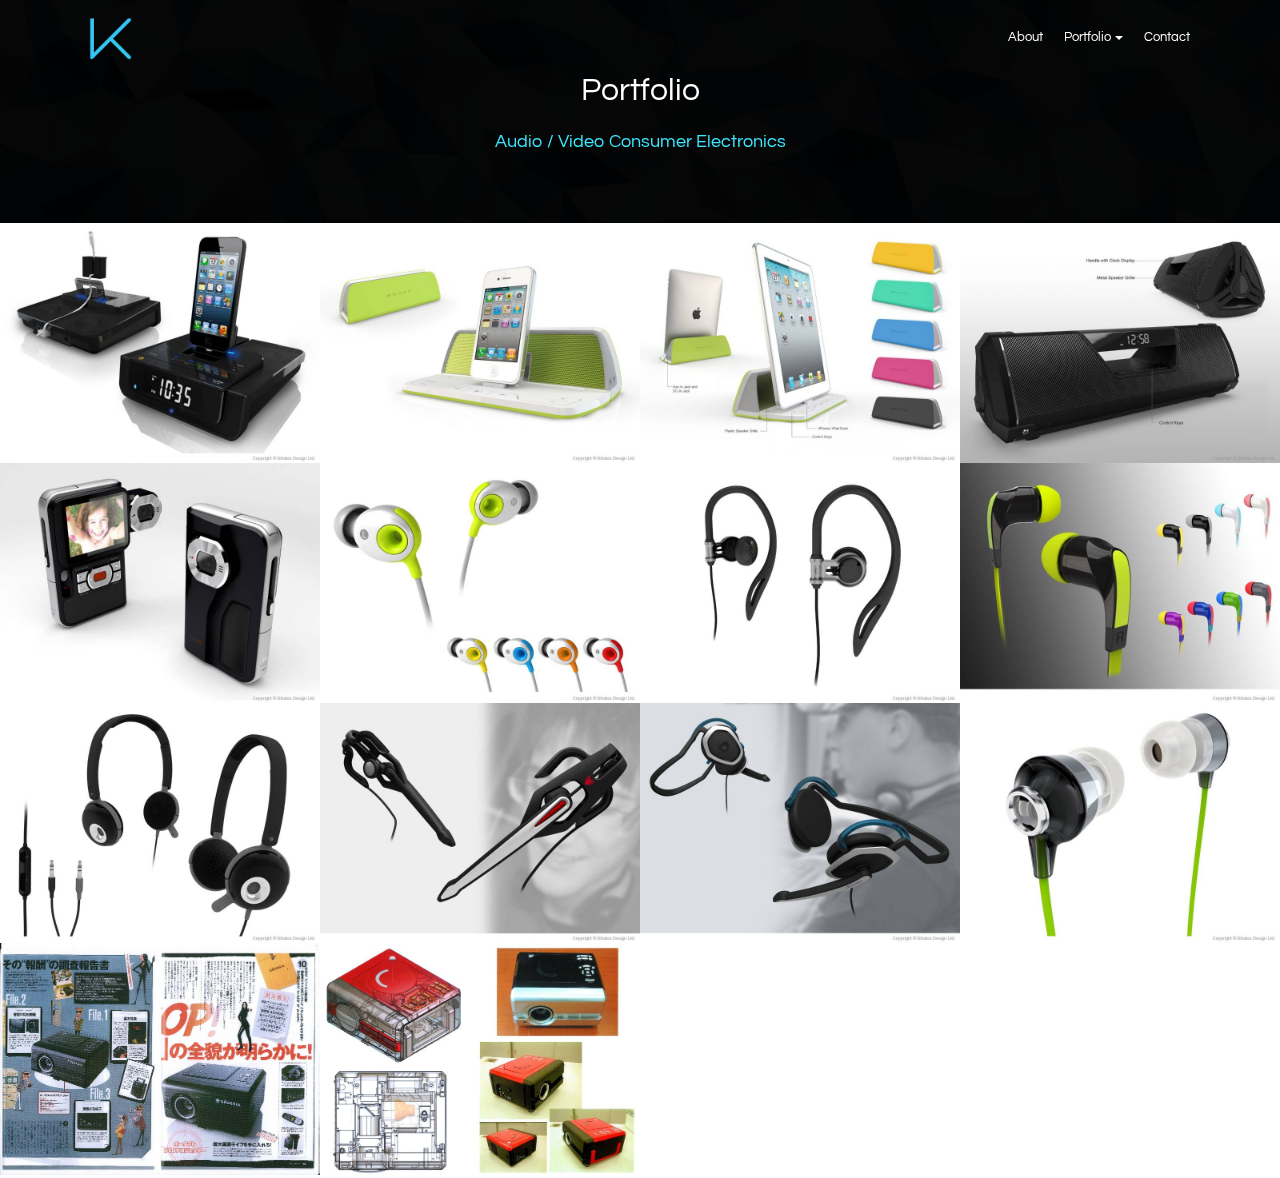
<file: page6.html>
<!DOCTYPE html>
<html >
<head>
  <!-- Site made with Mobirise Website Builder v4.5.2, https://mobirise.com -->
  <meta charset="UTF-8">
  <meta http-equiv="X-UA-Compatible" content="IE=edge">
  <meta name="generator" content="Mobirise v4.5.2, mobirise.com">
  <meta name="viewport" content="width=device-width, initial-scale=1, minimum-scale=1">
  <link rel="shortcut icon" href="assets/images/k-logo-b-2-01-128x128.png" type="image/x-icon">
  <meta name="description" content="">
  <title>KEY Portfolio - Audio / Video Consumer Electronics</title>
  <link rel="stylesheet" href="assets/web/assets/mobirise-icons/mobirise-icons.css">
  <link rel="stylesheet" href="assets/tether/tether.min.css">
  <link rel="stylesheet" href="assets/bootstrap/css/bootstrap.min.css">
  <link rel="stylesheet" href="assets/bootstrap/css/bootstrap-grid.min.css">
  <link rel="stylesheet" href="assets/bootstrap/css/bootstrap-reboot.min.css">
  <link rel="stylesheet" href="assets/dropdown/css/style.css">
  <link rel="stylesheet" href="assets/animatecss/animate.min.css">
  <link rel="stylesheet" href="assets/theme/css/style.css">
  <link rel="stylesheet" href="assets/gallery/style.css">
  <link rel="stylesheet" href="assets/mobirise/css/mbr-additional.css" type="text/css">
  
  
  
</head>
<body>
<section class="menu cid-qGeqjlph67" once="menu" id="menu1-2r" data-rv-view="1629">

    

    <nav class="navbar navbar-expand beta-menu navbar-dropdown align-items-center navbar-fixed-top navbar-toggleable-sm bg-color transparent">
        <button class="navbar-toggler navbar-toggler-right" type="button" data-toggle="collapse" data-target="#navbarSupportedContent" aria-controls="navbarSupportedContent" aria-expanded="false" aria-label="Toggle navigation">
            <div class="hamburger">
                <span></span>
                <span></span>
                <span></span>
                <span></span>
            </div>
        </button>
        <div class="menu-logo">
            <div class="navbar-brand">
                <span class="navbar-logo">
                    <a href="index.html#header2-0">
                         <img src="assets/images/k-logo-b-no-background-3-1-300x300.png" alt="Mobirise" title="" media-simple="true" style="height: 3.8rem;">
                    </a>
                </span>
                
            </div>
        </div>
        <div class="collapse navbar-collapse" id="navbarSupportedContent">
            <ul class="navbar-nav nav-dropdown nav-right" data-app-modern-menu="true"><li class="nav-item">
                    <a class="nav-link link text-white display-4" href="index.html#slider1-3x">
                        About</a>
                </li><li class="nav-item dropdown open">
                    <a class="nav-link link text-white dropdown-toggle display-4" href="page2.html#content5-15" data-toggle="dropdown-submenu" aria-expanded="true">
                        Portfolio</a><div class="dropdown-menu"><a class="text-white dropdown-item display-4" href="page3.html#content5-1c">Kitchen Tools</a><a class="text-white dropdown-item display-4" href="page2.html#content5-1g">RFID Devices</a><a class="text-white dropdown-item display-4" href="page4.html#content5-1z">Baby Monitors</a><a class="text-white dropdown-item display-4" href="page5.html#content5-2k" aria-expanded="false">Sport Equipment<br></a><a class="text-white dropdown-item display-4" href="#top" aria-expanded="false">Audio / Video Electronics<br></a><a class="text-white dropdown-item display-4" href="page7.html#content5-2y" aria-expanded="false">Beauty Care Equipment</a></div>
                </li><li class="nav-item"><a class="nav-link link text-white display-4" href="index.html#form4-3z">
                        Contact</a></li></ul>
            
        </div>
    </nav>
</section>

<section class="engine"><a href="https://mobirise.co/a">web builder</a></section><section class="mbr-section content5 cid-qGeqjlW1Ad mbr-parallax-background" id="content5-2s" data-rv-view="1631">

    

    <div class="mbr-overlay" style="opacity: 0.8; background-color: rgb(0, 0, 0);">
    </div>

    <div class="container">
        <div class="media-container-row">
            <div class="title col-12 col-md-8">
                <h2 class="align-center mbr-bold mbr-white pb-3 mbr-fonts-style display-2"><span style="font-weight: normal;">Portfolio</span></h2>
                <h3 class="mbr-section-subtitle align-center mbr-light mbr-white pb-3 mbr-fonts-style display-5">Audio / Video Consumer Electronics</h3>
                
                
            </div>
        </div>
    </div>
</section>

<section class="mbr-gallery mbr-slider-carousel cid-qGezpvetmB" id="gallery3-2v" data-rv-view="1634">

    

    <div>
        <div><!-- Filter --><!-- Gallery --><div class="mbr-gallery-row"><div class="mbr-gallery-layout-default"><div><div><div class="mbr-gallery-item mbr-gallery-item--pNaN" data-video-url="false" data-tags="Awesome"><div href="#lb-gallery3-2v" data-slide-to="0" data-toggle="modal"><img src="assets/images/av-1-1200x900-800x600.jpg" alt=""><span class="icon-focus"></span></div></div><div class="mbr-gallery-item mbr-gallery-item--pNaN" data-video-url="false" data-tags="Responsive"><div href="#lb-gallery3-2v" data-slide-to="1" data-toggle="modal"><img src="assets/images/av-2-1200x900-800x600.jpg" alt=""><span class="icon-focus"></span></div></div><div class="mbr-gallery-item mbr-gallery-item--pNaN" data-video-url="false" data-tags="Creative"><div href="#lb-gallery3-2v" data-slide-to="2" data-toggle="modal"><img src="assets/images/av-3-1200x900-800x600.jpg" alt=""><span class="icon-focus"></span></div></div><div class="mbr-gallery-item mbr-gallery-item--pNaN" data-video-url="false" data-tags="Animated"><div href="#lb-gallery3-2v" data-slide-to="3" data-toggle="modal"><img src="assets/images/av-4-1200x900-800x600.jpg" alt=""><span class="icon-focus"></span></div></div><div class="mbr-gallery-item mbr-gallery-item--pNaN" data-video-url="false" data-tags="Awesome"><div href="#lb-gallery3-2v" data-slide-to="4" data-toggle="modal"><img src="assets/images/av-5-1200x900-800x600.jpg" alt=""><span class="icon-focus"></span></div></div><div class="mbr-gallery-item mbr-gallery-item--pNaN" data-video-url="false" data-tags="Awesome"><div href="#lb-gallery3-2v" data-slide-to="5" data-toggle="modal"><img src="assets/images/av-6-1200x900-800x600.jpg" alt=""><span class="icon-focus"></span></div></div><div class="mbr-gallery-item mbr-gallery-item--pNaN" data-video-url="false" data-tags="Responsive"><div href="#lb-gallery3-2v" data-slide-to="6" data-toggle="modal"><img src="assets/images/av7-1200x900-800x600.jpg" alt=""><span class="icon-focus"></span></div></div><div class="mbr-gallery-item mbr-gallery-item--pNaN" data-video-url="false" data-tags="Animated"><div href="#lb-gallery3-2v" data-slide-to="7" data-toggle="modal"><img src="assets/images/av-8-1200x900-800x600.jpg" alt=""><span class="icon-focus"></span></div></div><div class="mbr-gallery-item mbr-gallery-item--pNaN" data-video-url="false" data-tags="Animated"><div href="#lb-gallery3-2v" data-slide-to="8" data-toggle="modal"><img src="assets/images/av-9-1200x900-800x600.jpg" alt=""><span class="icon-focus"></span></div></div><div class="mbr-gallery-item mbr-gallery-item--pNaN" data-video-url="false" data-tags="Animated"><div href="#lb-gallery3-2v" data-slide-to="9" data-toggle="modal"><img src="assets/images/av-10-1200x900-800x600.jpg" alt=""><span class="icon-focus"></span></div></div><div class="mbr-gallery-item mbr-gallery-item--pNaN" data-video-url="false" data-tags="Animated"><div href="#lb-gallery3-2v" data-slide-to="10" data-toggle="modal"><img src="assets/images/av-11-1200x900-800x600.jpg" alt=""><span class="icon-focus"></span></div></div><div class="mbr-gallery-item mbr-gallery-item--pNaN" data-video-url="false" data-tags="Animated"><div href="#lb-gallery3-2v" data-slide-to="11" data-toggle="modal"><img src="assets/images/av-12-1200x900-800x600.jpg" alt=""><span class="icon-focus"></span></div></div><div class="mbr-gallery-item mbr-gallery-item--pNaN" data-video-url="false" data-tags="Animated"><div href="#lb-gallery3-2v" data-slide-to="12" data-toggle="modal"><img src="assets/images/0002-2000x1453-800x581.jpg" alt=""><span class="icon-focus"></span></div></div><div class="mbr-gallery-item mbr-gallery-item--pNaN" data-video-url="false" data-tags="Animated"><div href="#lb-gallery3-2v" data-slide-to="13" data-toggle="modal"><img src="assets/images/0001-2000x1469-800x587.jpg" alt=""><span class="icon-focus"></span></div></div></div></div><div class="clearfix"></div></div></div><!-- Lightbox --><div data-app-prevent-settings="" class="mbr-slider modal fade carousel slide" tabindex="-1" data-keyboard="true" data-interval="false" id="lb-gallery3-2v"><div class="modal-dialog"><div class="modal-content"><div class="modal-body"><div class="carousel-inner"><div class="carousel-item"><img src="assets/images/av-1-1200x900.jpg" alt=""></div><div class="carousel-item"><img src="assets/images/av-2-1200x900.jpg" alt=""></div><div class="carousel-item"><img src="assets/images/av-3-1200x900.jpg" alt=""></div><div class="carousel-item"><img src="assets/images/av-4-1200x900.jpg" alt=""></div><div class="carousel-item"><img src="assets/images/av-5-1200x900.jpg" alt=""></div><div class="carousel-item"><img src="assets/images/av-6-1200x900.jpg" alt=""></div><div class="carousel-item"><img src="assets/images/av7-1200x900.jpg" alt=""></div><div class="carousel-item"><img src="assets/images/av-8-1200x900.jpg" alt=""></div><div class="carousel-item"><img src="assets/images/av-9-1200x900.jpg" alt=""></div><div class="carousel-item"><img src="assets/images/av-10-1200x900.jpg" alt=""></div><div class="carousel-item"><img src="assets/images/av-11-1200x900.jpg" alt=""></div><div class="carousel-item"><img src="assets/images/av-12-1200x900.jpg" alt=""></div><div class="carousel-item"><img src="assets/images/0002-2000x1453.jpg" alt=""></div><div class="carousel-item active"><img src="assets/images/0001-2000x1469.jpg" alt=""></div></div><a class="carousel-control carousel-control-prev" role="button" data-slide="prev" href="#lb-gallery3-2v"><span class="mbri-left mbr-iconfont" aria-hidden="true"></span><span class="sr-only">Previous</span></a><a class="carousel-control carousel-control-next" role="button" data-slide="next" href="#lb-gallery3-2v"><span class="mbri-right mbr-iconfont" aria-hidden="true"></span><span class="sr-only">Next</span></a><a class="close" href="#" role="button" data-dismiss="modal"><span class="sr-only">Close</span></a></div></div></div></div></div>
    </div>

</section>


  <script src="assets/web/assets/jquery/jquery.min.js"></script>
  <script src="assets/popper/popper.min.js"></script>
  <script src="assets/tether/tether.min.js"></script>
  <script src="assets/bootstrap/js/bootstrap.min.js"></script>
  <script src="assets/smoothscroll/smooth-scroll.js"></script>
  <script src="assets/dropdown/js/script.min.js"></script>
  <script src="assets/touchswipe/jquery.touch-swipe.min.js"></script>
  <script src="assets/vimeoplayer/jquery.mb.vimeo_player.js"></script>
  <script src="assets/parallax/jarallax.min.js"></script>
  <script src="assets/masonry/masonry.pkgd.min.js"></script>
  <script src="assets/imagesloaded/imagesloaded.pkgd.min.js"></script>
  <script src="assets/bootstrapcarouselswipe/bootstrap-carousel-swipe.js"></script>
  <script src="assets/viewportchecker/jquery.viewportchecker.js"></script>
  <script src="assets/theme/js/script.js"></script>
  <script src="assets/gallery/player.min.js"></script>
  <script src="assets/gallery/script.js"></script>
  <script src="assets/slidervideo/script.js"></script>
  
  
 <div id="scrollToTop" class="scrollToTop mbr-arrow-up"><a style="text-align: center;"><i></i></a></div>
    <input name="animation" type="hidden">
  </body>
</html>
</file>
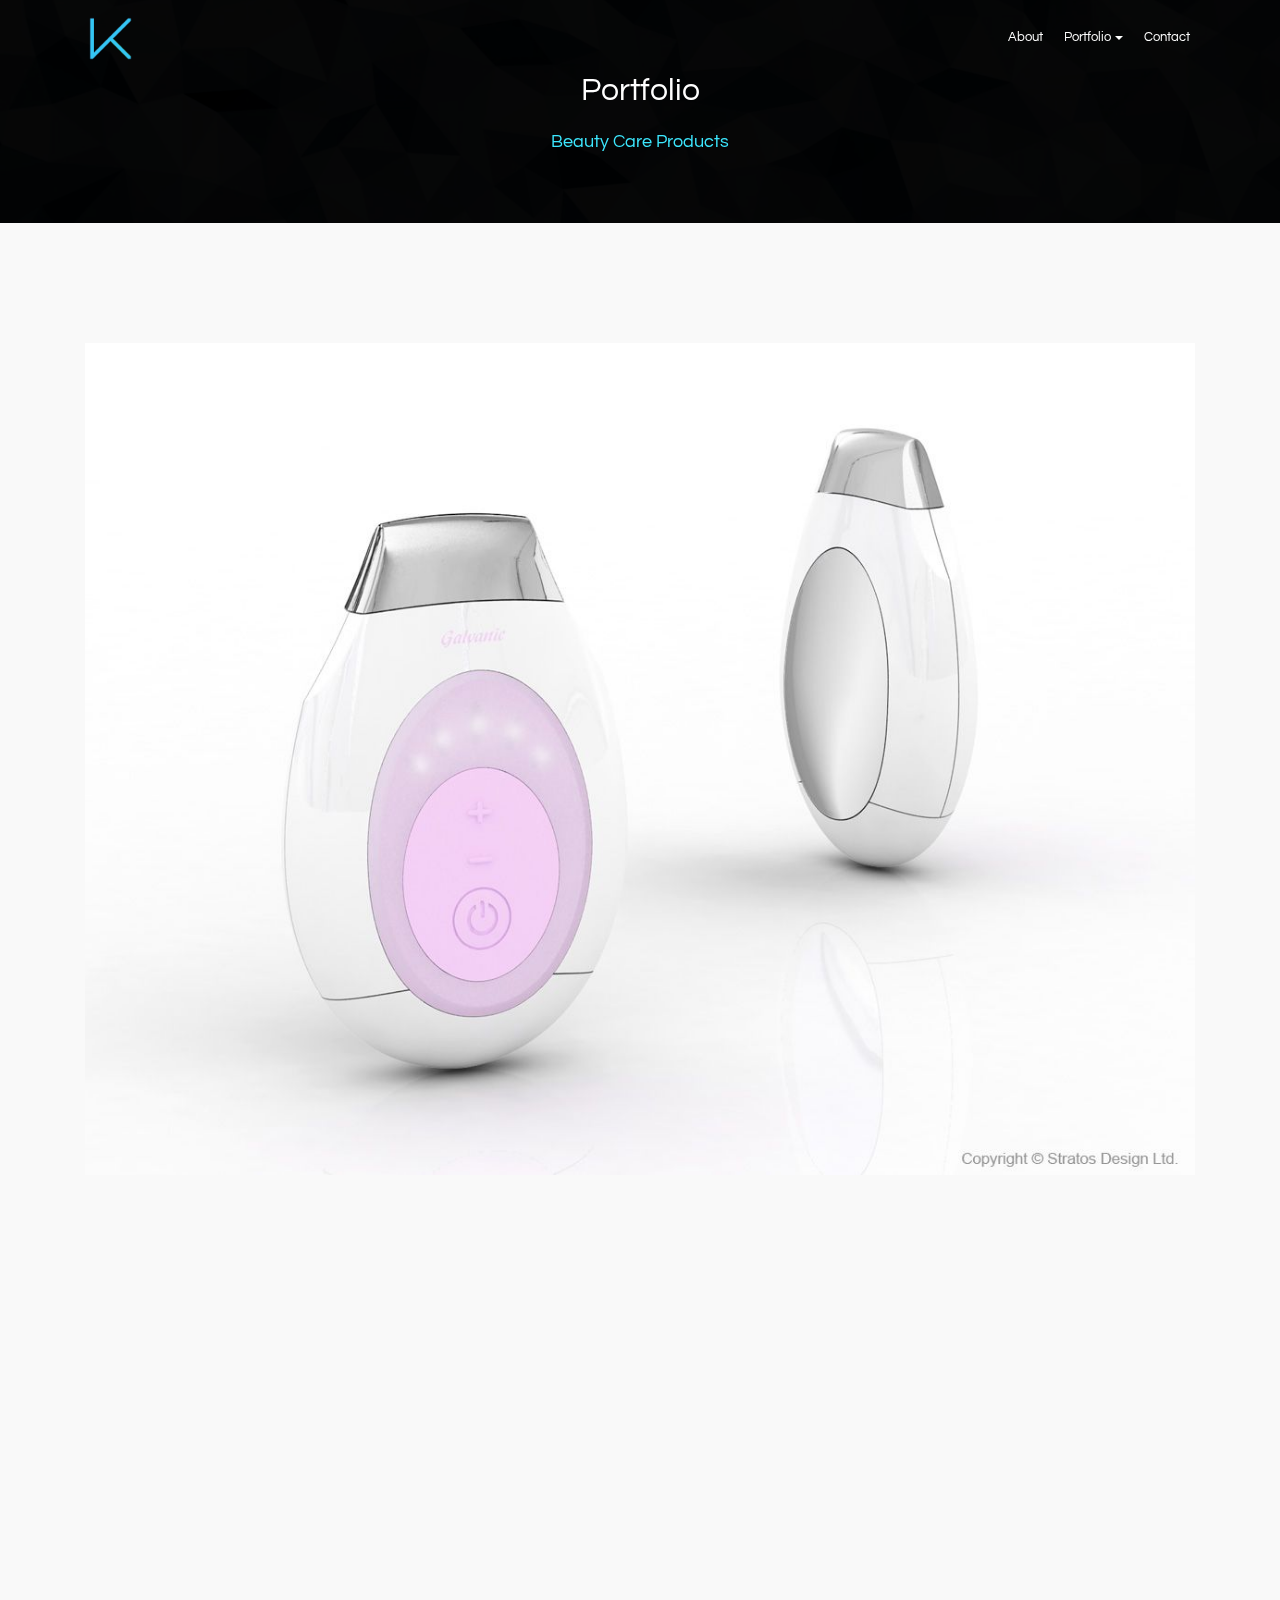
<file: page7.html>
<!DOCTYPE html>
<html >
<head>
  <!-- Site made with Mobirise Website Builder v4.5.2, https://mobirise.com -->
  <meta charset="UTF-8">
  <meta http-equiv="X-UA-Compatible" content="IE=edge">
  <meta name="generator" content="Mobirise v4.5.2, mobirise.com">
  <meta name="viewport" content="width=device-width, initial-scale=1, minimum-scale=1">
  <link rel="shortcut icon" href="assets/images/k-logo-b-2-01-128x128.png" type="image/x-icon">
  <meta name="description" content="">
  <title>KEV Portfolio - Beauty Care Products</title>
  <link rel="stylesheet" href="assets/web/assets/mobirise-icons/mobirise-icons.css">
  <link rel="stylesheet" href="assets/tether/tether.min.css">
  <link rel="stylesheet" href="assets/bootstrap/css/bootstrap.min.css">
  <link rel="stylesheet" href="assets/bootstrap/css/bootstrap-grid.min.css">
  <link rel="stylesheet" href="assets/bootstrap/css/bootstrap-reboot.min.css">
  <link rel="stylesheet" href="assets/animatecss/animate.min.css">
  <link rel="stylesheet" href="assets/dropdown/css/style.css">
  <link rel="stylesheet" href="assets/theme/css/style.css">
  <link rel="stylesheet" href="assets/mobirise/css/mbr-additional.css" type="text/css">
  
  
  
</head>
<body>
<section class="menu cid-qGeGgKyVGL" once="menu" id="menu1-2x" data-rv-view="612">

    

    <nav class="navbar navbar-expand beta-menu navbar-dropdown align-items-center navbar-fixed-top navbar-toggleable-sm bg-color transparent">
        <button class="navbar-toggler navbar-toggler-right" type="button" data-toggle="collapse" data-target="#navbarSupportedContent" aria-controls="navbarSupportedContent" aria-expanded="false" aria-label="Toggle navigation">
            <div class="hamburger">
                <span></span>
                <span></span>
                <span></span>
                <span></span>
            </div>
        </button>
        <div class="menu-logo">
            <div class="navbar-brand">
                <span class="navbar-logo">
                    <a href="index.html#header2-0">
                         <img src="assets/images/k-logo-b-no-background-3-1-300x300.png" alt="Mobirise" title="" media-simple="true" style="height: 3.8rem;">
                    </a>
                </span>
                
            </div>
        </div>
        <div class="collapse navbar-collapse" id="navbarSupportedContent">
            <ul class="navbar-nav nav-dropdown nav-right" data-app-modern-menu="true"><li class="nav-item">
                    <a class="nav-link link text-white display-4" href="index.html#slider1-3x">
                        About</a>
                </li><li class="nav-item dropdown open">
                    <a class="nav-link link text-white dropdown-toggle display-4" href="page2.html#content5-15" data-toggle="dropdown-submenu" aria-expanded="true">
                        Portfolio</a><div class="dropdown-menu"><a class="text-white dropdown-item display-4" href="page3.html#content5-1c">Kitchen Tools</a><a class="text-white dropdown-item display-4" href="page2.html#content5-1g">RFID Devices</a><a class="text-white dropdown-item display-4" href="page4.html#content5-1z">Baby Monitors</a><a class="text-white dropdown-item display-4" href="page5.html#content5-2k" aria-expanded="false">Sport Equipment<br></a><a class="text-white dropdown-item display-4" href="#top" aria-expanded="false">Audio / Video Electronics<br></a><a class="text-white dropdown-item display-4" href="page7.html#content5-2y" aria-expanded="false">Beauty Care Equipment</a></div>
                </li><li class="nav-item"><a class="nav-link link text-white display-4" href="index.html#form4-3z">
                        Contact</a></li></ul>
            
        </div>
    </nav>
</section>

<section class="engine"><a href="https://mobirise.co/o">bootstrap buttons</a></section><section class="mbr-section content5 cid-qGeGgL9WzS mbr-parallax-background" id="content5-2y" data-rv-view="614">

    

    <div class="mbr-overlay" style="opacity: 0.8; background-color: rgb(0, 0, 0);">
    </div>

    <div class="container">
        <div class="media-container-row">
            <div class="title col-12 col-md-8">
                <h2 class="align-center mbr-bold mbr-white pb-3 mbr-fonts-style display-2"><span style="font-weight: normal;">Portfolio</span></h2>
                <h3 class="mbr-section-subtitle align-center mbr-light mbr-white pb-3 mbr-fonts-style display-5">Beauty Care Products</h3>
                
                
            </div>
        </div>
    </div>
</section>

<section class="cid-qGeOMj1TtL" id="image2-35" data-rv-view="617">

    

    <figure class="mbr-figure container">
        <div class="image-block" style="width: 100%;">
            <img src="assets/images/beauty-care-1-1200x900.jpg" alt="Mobirise" title="" media-simple="true">
            
        </div>
    </figure>
</section>

<section class="cid-qGePkbuIjq" id="image2-37" data-rv-view="619">

    

    <figure class="mbr-figure container">
        <div class="image-block" style="width: 100%;">
            <img src="assets/images/beauty-care-2-1200x900.jpg" alt="Mobirise" title="" media-simple="true">
            
        </div>
    </figure>
</section>

<section class="cid-qGeRCLohzg" id="image2-38" data-rv-view="621">

    

    <figure class="mbr-figure container">
        <div class="image-block" style="width: 100%;">
            <img src="assets/images/beauty-care-3-1200x900.jpg" alt="Mobirise" title="" media-simple="true">
            
        </div>
    </figure>
</section>

<section class="cid-qGeRL8302m" id="image2-3a" data-rv-view="623">

    

    <figure class="mbr-figure container">
        <div class="image-block" style="width: 100%;">
            <img src="assets/images/beauty-care-5-1200x900.jpg" alt="Mobirise" title="" media-simple="true">
            
        </div>
    </figure>
</section>

<section class="cid-qGeRNAg3ec" id="image2-3b" data-rv-view="625">

    

    <figure class="mbr-figure container">
        <div class="image-block" style="width: 100%;">
            <img src="assets/images/beauty-care-6-1200x900.jpg" alt="Mobirise" title="" media-simple="true">
            
        </div>
    </figure>
</section>


  <script src="assets/web/assets/jquery/jquery.min.js"></script>
  <script src="assets/popper/popper.min.js"></script>
  <script src="assets/tether/tether.min.js"></script>
  <script src="assets/bootstrap/js/bootstrap.min.js"></script>
  <script src="assets/smoothscroll/smooth-scroll.js"></script>
  <script src="assets/touchswipe/jquery.touch-swipe.min.js"></script>
  <script src="assets/viewportchecker/jquery.viewportchecker.js"></script>
  <script src="assets/parallax/jarallax.min.js"></script>
  <script src="assets/dropdown/js/script.min.js"></script>
  <script src="assets/theme/js/script.js"></script>
  
  
 <div id="scrollToTop" class="scrollToTop mbr-arrow-up"><a style="text-align: center;"><i></i></a></div>
    <input name="animation" type="hidden">
  </body>
</html>
</file>
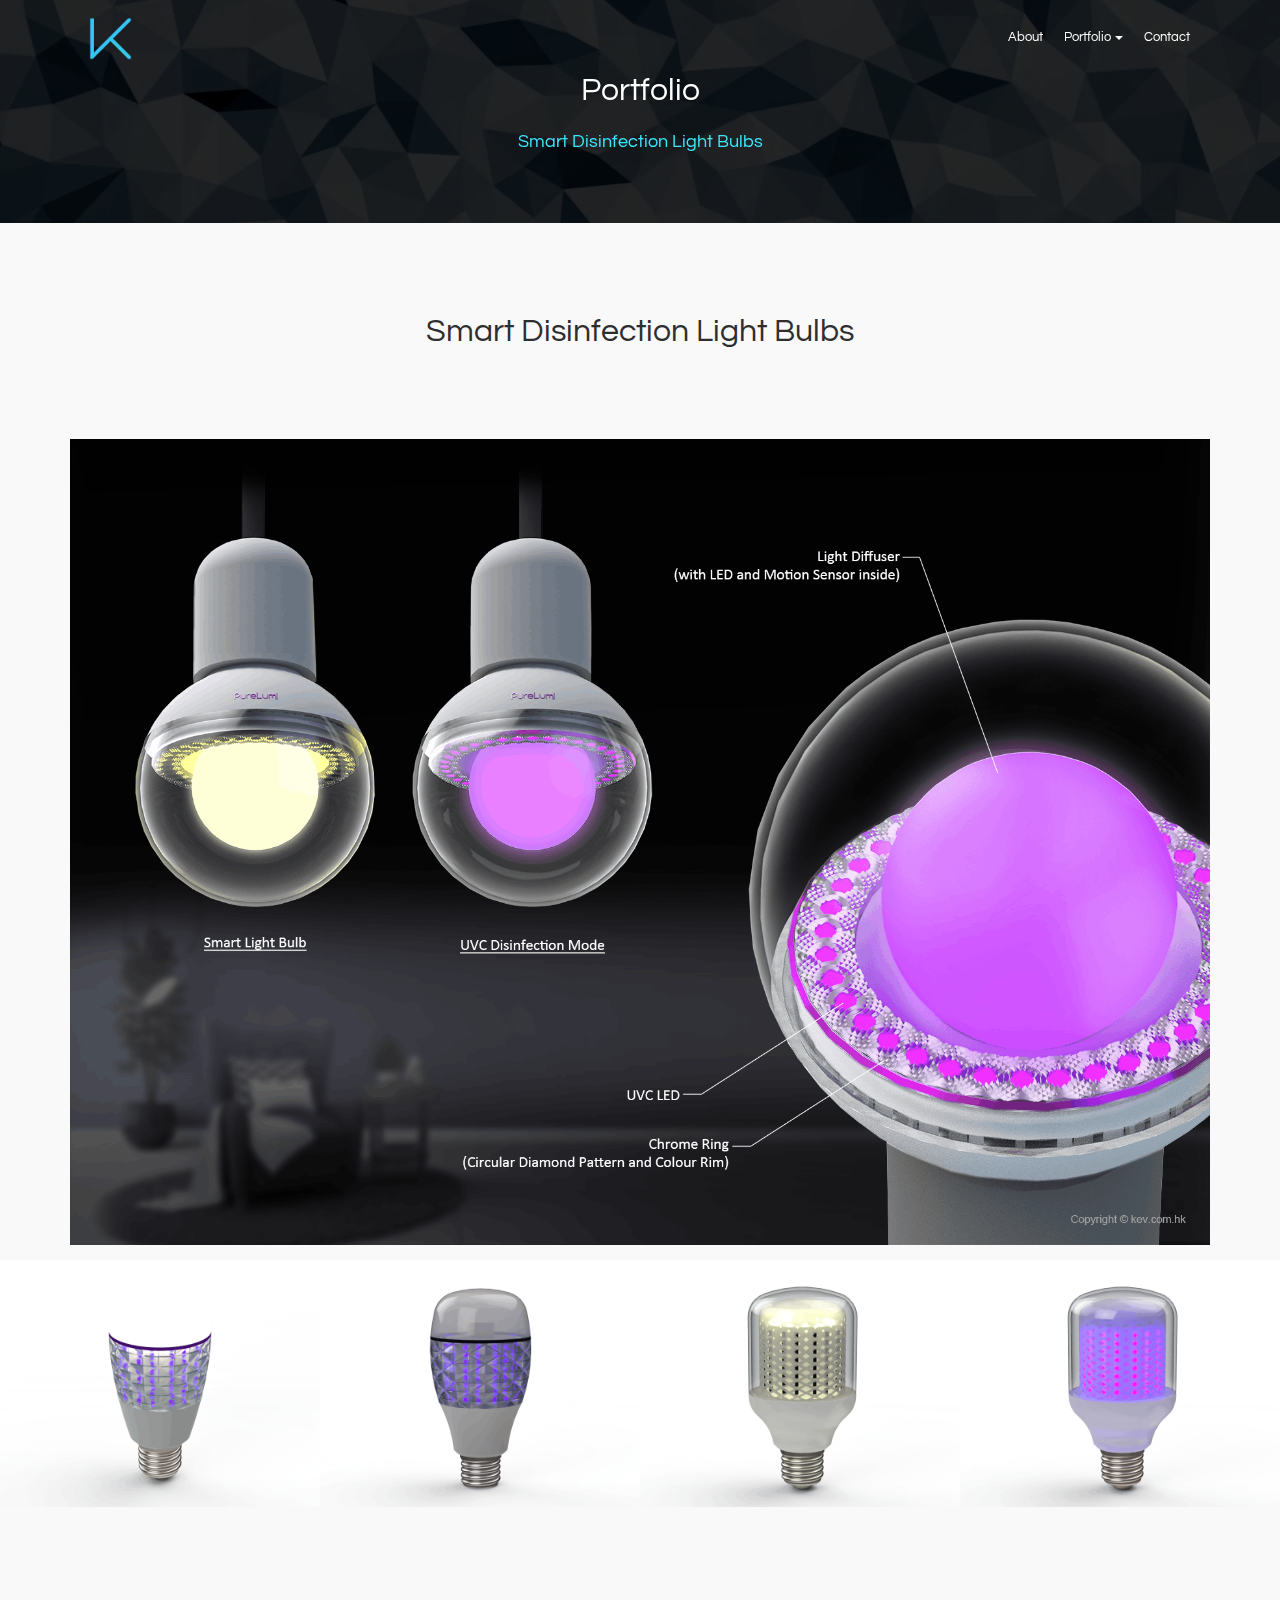
<file: feac04a9f4940ae63df3ebdb28cf824a94baa573/page10.html>
<!DOCTYPE html>
<html  >
<head>
  <!-- Site made with Mobirise Website Builder v5.6.11, https://mobirise.com -->
  <meta charset="UTF-8">
  <meta http-equiv="X-UA-Compatible" content="IE=edge">
  <meta name="generator" content="Mobirise v5.6.11, mobirise.com">
  <meta name="twitter:card" content="summary_large_image"/>
  <meta name="twitter:image:src" content="">
  <meta property="og:image" content="">
  <meta name="twitter:title" content="KEV Portfolio - Smart Disinfection Light Bulbs">
  <meta name="viewport" content="width=device-width, initial-scale=1, minimum-scale=1">
  <link rel="shortcut icon" href="assets/images/k-logo-b-2-01-128x128-128x128.png" type="image/x-icon">
  <meta name="description" content="">
  
  
  <title>KEV Portfolio - Smart Disinfection Light Bulbs</title>
  <link rel="stylesheet" href="assets/web/assets/mobirise-icons/mobirise-icons.css">
  <link rel="stylesheet" href="assets/bootstrap/css/bootstrap.min.css">
  <link rel="stylesheet" href="assets/bootstrap/css/bootstrap-grid.min.css">
  <link rel="stylesheet" href="assets/bootstrap/css/bootstrap-reboot.min.css">
  <link rel="stylesheet" href="assets/tether/tether.min.css">
  <link rel="stylesheet" href="assets/animatecss/animate.min.css">
  <link rel="stylesheet" href="assets/dropdown/css/style.css">
  <link rel="stylesheet" href="assets/socicon/css/styles.css">
  <link rel="stylesheet" href="assets/theme/css/style.css">
  <link rel="stylesheet" href="assets/gallery/style.css">
  <link rel="preload" href="https://fonts.googleapis.com/css?family=Questrial:400&display=swap" as="style" onload="this.onload=null;this.rel='stylesheet'">
  <noscript><link rel="stylesheet" href="https://fonts.googleapis.com/css?family=Questrial:400&display=swap"></noscript>
  <link rel="preload" href="https://fonts.googleapis.com/css?family=Nunito:200,300,400,500,600,700,800,900,200i,300i,400i,500i,600i,700i,800i,900i&display=swap" as="style" onload="this.onload=null;this.rel='stylesheet'">
  <noscript><link rel="stylesheet" href="https://fonts.googleapis.com/css?family=Nunito:200,300,400,500,600,700,800,900,200i,300i,400i,500i,600i,700i,800i,900i&display=swap"></noscript>
  <link rel="preload" as="style" href="assets/mobirise/css/mbr-additional.css"><link rel="stylesheet" href="assets/mobirise/css/mbr-additional.css" type="text/css">
  
  
  
  
</head>
<body>
  
  <section class="menu cid-tf4jUppJsO" once="menu" id="menu1-5h">

    

    <nav class="navbar navbar-expand beta-menu navbar-dropdown align-items-center navbar-fixed-top navbar-toggleable-sm bg-color transparent">
        <button class="navbar-toggler navbar-toggler-right" type="button" data-toggle="collapse" data-target="#navbarSupportedContent" aria-controls="navbarSupportedContent" aria-expanded="false" aria-label="Toggle navigation">
            <div class="hamburger">
                <span></span>
                <span></span>
                <span></span>
                <span></span>
            </div>
        </button>
        <div class="menu-logo">
            <div class="navbar-brand">
                <span class="navbar-logo">
                    <a href="index.html#header2-0">
                         <img src="assets/images/k-logo-b-no-background-3-1-300x300.png" alt="Mobirise" title="" style="height: 3.8rem;">
                    </a>
                </span>
                
            </div>
        </div>
        <div class="collapse navbar-collapse" id="navbarSupportedContent">
            <ul class="navbar-nav nav-dropdown nav-right" data-app-modern-menu="true"><li class="nav-item">
                    <a class="nav-link link text-white display-4" href="index.html#slider1-3x">
                        About</a>
                </li><li class="nav-item dropdown">
                    <a class="nav-link link text-white dropdown-toggle display-4" href="index.html#features18-14" data-toggle="dropdown-submenu" aria-expanded="false">
                        Portfolio</a><div class="dropdown-menu"><a class="text-white dropdown-item text-primary display-4" href="page8.html">Mini Projectors</a><a class="text-white dropdown-item text-primary display-4" href="page10.html" aria-expanded="false">Smart Disinfection Light Bulbs<br></a><a class="text-white dropdown-item text-primary display-4" href="page9.html" aria-expanded="false">Wine Accessories<br></a><a class="text-white dropdown-item display-4" href="page3.html#content5-1c">Kitchen Tools</a><a class="text-white dropdown-item display-4" href="page2.html#content5-1g">RFID Devices</a><a class="text-white dropdown-item display-4" href="page4.html#content5-1z">Baby Monitors</a><a class="text-white dropdown-item display-4" href="page5.html#content5-2k" aria-expanded="false">Sport Equipment<br></a><a class="text-white dropdown-item display-4" href="page7.html#content5-2y" aria-expanded="false">Beauty Care Equipment</a><a class="text-white dropdown-item display-4" href="page6.html#content5-2s" aria-expanded="false">Audio / Video Electronics<br></a></div>
                </li><li class="nav-item"><a class="nav-link link text-white display-4" href="index.html#form4-3z">
                        Contact</a></li></ul>
            
        </div>
    </nav>
</section>

<section class="mbr-section content5 cid-tf4jUpGA4q mbr-parallax-background" id="content5-5i">

    

    

    <div class="container">
        <div class="media-container-row">
            <div class="title col-12 col-md-8">
                <h2 class="align-center mbr-bold mbr-white pb-3 mbr-fonts-style display-2"><span style="font-weight: normal;">Portfolio</span></h2>
                <h3 class="mbr-section-subtitle align-center mbr-light mbr-white pb-3 mbr-fonts-style display-5">Smart Disinfection Light Bulbs</h3>
                
                
            </div>
        </div>
    </div>
</section>

<section class="header4 cid-tf4jUpT5LK" id="header4-5j">

    

    

    <div class="container">
        <div class="row justify-content-md-center">
            <div class="media-content col-md-10">
                <h1 class="mbr-section-title align-center mbr-white pb-3 mbr-bold mbr-fonts-style display-2"><span style="font-weight: 400;">Smart Disinfection Light Bulbs</span></h1>
                
                <div class="mbr-text align-center mbr-white pb-3">
                    
                </div>
                
            </div>
            <div class="mbr-figure pt-5">
                <img src="assets/images/uv-blub-2-1754x1240.png" alt="Mobirise" title="" style="width: 100%;">
            </div>
        </div>
    </div>
</section>

<section class="mbr-gallery mbr-slider-carousel cid-tf4jUq3e82" id="gallery3-5k">

    

    <div>
        <div><!-- Filter --><!-- Gallery --><div class="mbr-gallery-row"><div class="mbr-gallery-layout-default"><div><div><div class="mbr-gallery-item mbr-gallery-item--p0" data-video-url="false" data-tags="Awesome"><div href="#lb-gallery3-5k" data-slide-to="0" data-bs-slide-to="0" data-toggle="modal" data-bs-toggle="modal"><img src="assets/images/concept-e5-2000x1546-800x618.png" alt="" title=""><span class="icon-focus"></span></div></div><div class="mbr-gallery-item mbr-gallery-item--p0" data-video-url="false" data-tags="Awesome"><div href="#lb-gallery3-5k" data-slide-to="1" data-bs-slide-to="1" data-toggle="modal" data-bs-toggle="modal"><img src="assets/images/concept-e6-2-2000x1546-800x618.png" alt="" title=""><span class="icon-focus"></span></div></div><div class="mbr-gallery-item mbr-gallery-item--p0" data-video-url="false" data-tags="Awesome"><div href="#lb-gallery3-5k" data-slide-to="2" data-bs-slide-to="2" data-toggle="modal" data-bs-toggle="modal"><img src="assets/images/concept-f1-2000x1546-800x618.png" alt="" title=""><span class="icon-focus"></span></div></div><div class="mbr-gallery-item mbr-gallery-item--p0" data-video-url="false" data-tags="Awesome"><div href="#lb-gallery3-5k" data-slide-to="3" data-bs-slide-to="3" data-toggle="modal" data-bs-toggle="modal"><img src="assets/images/concept-f1-3-2000x1546-800x618.png" alt="" title=""><span class="icon-focus"></span></div></div></div></div><div class="clearfix"></div></div></div><!-- Lightbox --><div data-app-prevent-settings="" class="mbr-slider modal fade carousel slide" tabindex="-1" data-keyboard="true" data-bs-keyboard="true" data-interval="false" data-bs-interval="false" id="lb-gallery3-5k"><div class="modal-dialog"><div class="modal-content"><div class="modal-body"><div class="carousel-inner"><div class="carousel-item"><img src="assets/images/concept-e5-2000x1546.png" alt="" title=""></div><div class="carousel-item"><img src="assets/images/concept-e6-2-2000x1546.png" alt="" title=""></div><div class="carousel-item"><img src="assets/images/concept-f1-2000x1546.png" alt="" title=""></div><div class="carousel-item active"><img src="assets/images/concept-f1-3-2000x1546.png" alt="" title=""></div></div><a class="carousel-control carousel-control-prev" role="button" data-slide="prev" data-bs-slide="prev" href="#lb-gallery3-5k"><span class="mbri-left mbr-iconfont" aria-hidden="true"></span><span class="sr-only visually-hidden">Previous</span></a><a class="carousel-control carousel-control-next" role="button" data-slide="next" data-bs-slide="next" href="#lb-gallery3-5k"><span class="mbri-right mbr-iconfont" aria-hidden="true"></span><span class="sr-only visually-hidden">Next</span></a><a class="close" href="#" role="button" data-dismiss="modal" data-bs-dismiss="modal"><span class="sr-only visually-hidden">Close</span></a></div></div></div></div></div>
    </div>

</section>

<section class="mbr-section article content1 cid-tfaGZCEJYt" id="content1-63">
    
     

    <div class="container">
        <div class="media-container-row">
            <div class="mbr-text col-12 mbr-fonts-style display-7 col-md-8"></div>
        </div>
    </div>
</section>

<section class="footer3 cid-tf4jUqDEl9 mbr-parallax-background" id="footer3-5n">

    

    

    <div class="container">
        <div class="media-container-row content">
            <div class="col-md-2 col-sm-4">
                <div class="mb-3 img-logo">
                    
                         <img src="assets/images/k-logo-b-no-background-3-1-300x300.png" alt="" title="">
                    
                </div>
                <p class="mbr-fonts-style foot-logo display-7"><a href="#top">www.KEV.com.hk</a></p>
            </div>
            <div class="col-md-3 col-sm-4">
                <p class="mb-4 mbr-fonts-style foot-title display-7"></p>
                <p class="mbr-text mbr-links-column mbr-fonts-style display-7">
                    <a href="index.html#slider1-3x" class="text-success">About</a><br><br><a href="index.html#features18-14">Portfolio</a><br><br><a href="index.html#form4-3z">Contact</a><br></p>
            </div>
            <div class="col-md-3 col-sm-4">
                <p class="mb-4 mbr-fonts-style foot-title display-7"></p>
                <p class="mbr-text mbr-fonts-style mbr-links-column display-7"></p>
            </div>
            <div class="col-md-4 col-sm-12">
                <p class="mb-4 mbr-fonts-style foot-title display-7"></p>
                <p class="mbr-text form-text mbr-fonts-style display-7"><em><a href="index.html#form4-3z">Contact us</a></em></p>
                <div class="media-container-column" data-form-type="formoid">
                    <div data-form-alert="" hidden="" class="align-center">Thanks for your Email address!
I will contact you soon.</div>

                    <form class="form-inline" action="https://mobirise.eu/" method="post" data-verified="" data-form-title="Mobirise Form">
                        <input type="hidden" value="zCWCXjAHx4mLT7EwJ3SNHQigTjyPG0YA4PZsLhom0j5Nj7r3of4kx+nPX098MHU+Ajjr3wcPVuI/PXJsS3Eigluy9OC4YIoorq63mUWyiy6QDNx6+BqNKIz+jnwWe5J5" data-form-email="true">
                        <div class="form-group">
                            <input type="email" class="form-control input-sm input-inverse my-2" name="email" required="" data-form-field="Email" placeholder="Email" id="email-footer3-5n">
                        </div>
                        <div class="input-group-btn m-2"><button href="" class="btn btn-primary display-4" type="submit" role="button"><span class="mbri-letter mbr-iconfont mbr-iconfont-btn"></span>Send</button></div>
                    </form>
                </div>

            </div>
        </div>
        <div class="footer-lower">
            <div class="media-container-row">
                <div class="col-sm-12">
                    <hr>
                </div>
            </div>
            <div class="media-container-row">
                <div class="col-sm-6 copyright">
                    <p class="mbr-text mbr-fonts-style display-7">© Copyright 2018 &nbsp;KEV.com.hk - All Rights Reserved</p>
                </div>
                <div class="col-md-6">
                    
                </div>
            </div>
        </div>
    </div>
</section><section class="display-7" style="padding: 0;align-items: center;justify-content: center;flex-wrap: wrap;    align-content: center;display: flex;position: relative;height: 4rem;"><a href="https://mobiri.se/493801" style="flex: 1 1;height: 4rem;position: absolute;width: 100%;z-index: 1;"><img alt="" style="height: 4rem;" src="[data-uri]"></a><p style="margin: 0;text-align: center;" class="display-7">Designed with Mobirise &#8204;</p><a style="z-index:1" href="https://mobirise.com/web-page-maker.html">Free Web Page Creator</a></section><script src="assets/popper/popper.min.js"></script>  <script src="assets/web/assets/jquery/jquery.min.js"></script>  <script src="assets/bootstrap/js/bootstrap.min.js"></script>  <script src="assets/tether/tether.min.js"></script>  <script src="assets/smoothscroll/smooth-scroll.js"></script>  <script src="assets/viewportchecker/jquery.viewportchecker.js"></script>  <script src="assets/dropdown/js/nav-dropdown.js"></script>  <script src="assets/dropdown/js/navbar-dropdown.js"></script>  <script src="assets/touchswipe/jquery.touch-swipe.min.js"></script>  <script src="assets/parallax/jarallax.min.js"></script>  <script src="assets/masonry/masonry.pkgd.min.js"></script>  <script src="assets/imagesloaded/imagesloaded.pkgd.min.js"></script>  <script src="assets/bootstrapcarouselswipe/bootstrap-carousel-swipe.js"></script>  <script src="assets/vimeoplayer/jquery.mb.vimeo_player.js"></script>  <script src="assets/theme/js/script.js"></script>  <script src="assets/gallery/player.min.js"></script>  <script src="assets/gallery/script.js"></script>  <script src="assets/slidervideo/script.js"></script>  <script src="assets/formoid/formoid.min.js"></script>  
  
  
 <div id="scrollToTop" class="scrollToTop mbr-arrow-up"><a style="text-align: center;"><i class="mbr-arrow-up-icon mbr-arrow-up-icon-cm cm-icon cm-icon-smallarrow-up"></i></a></div>
    <input name="animation" type="hidden">
  </body>
</html>
</file>
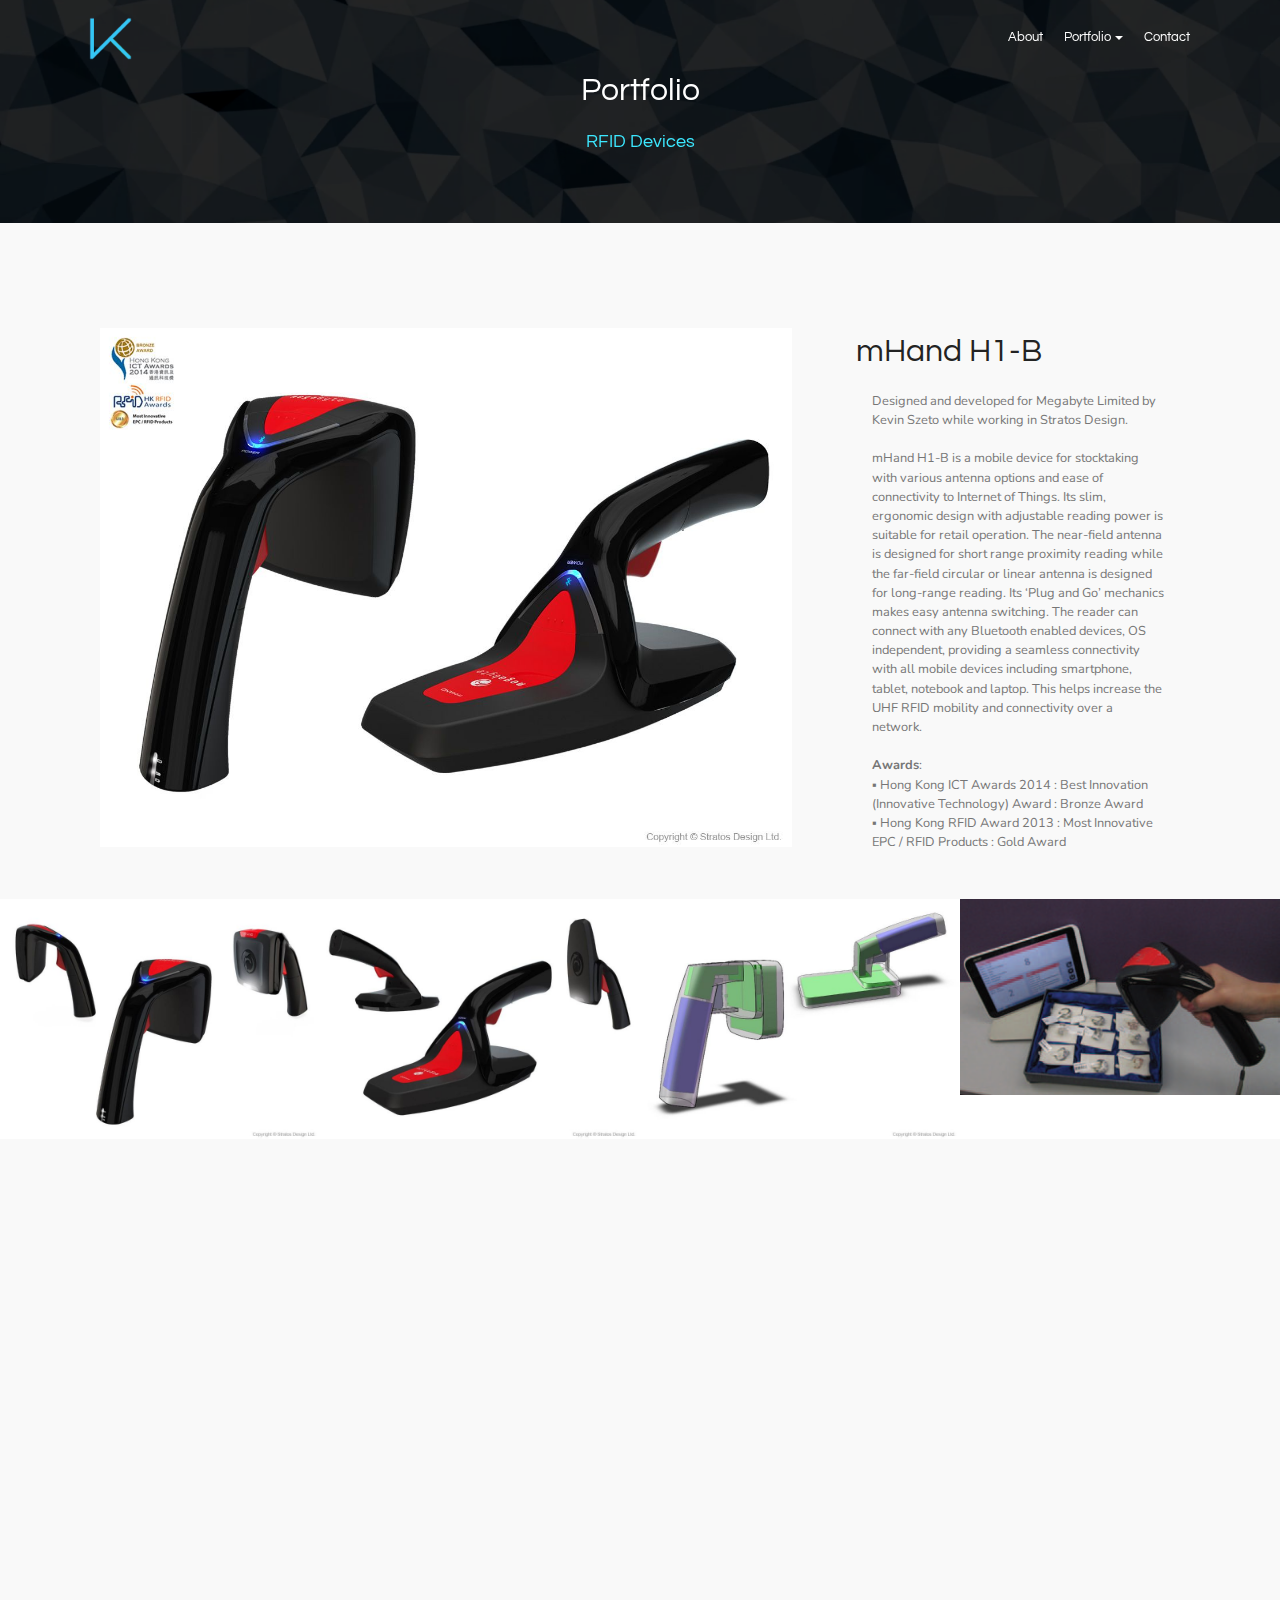
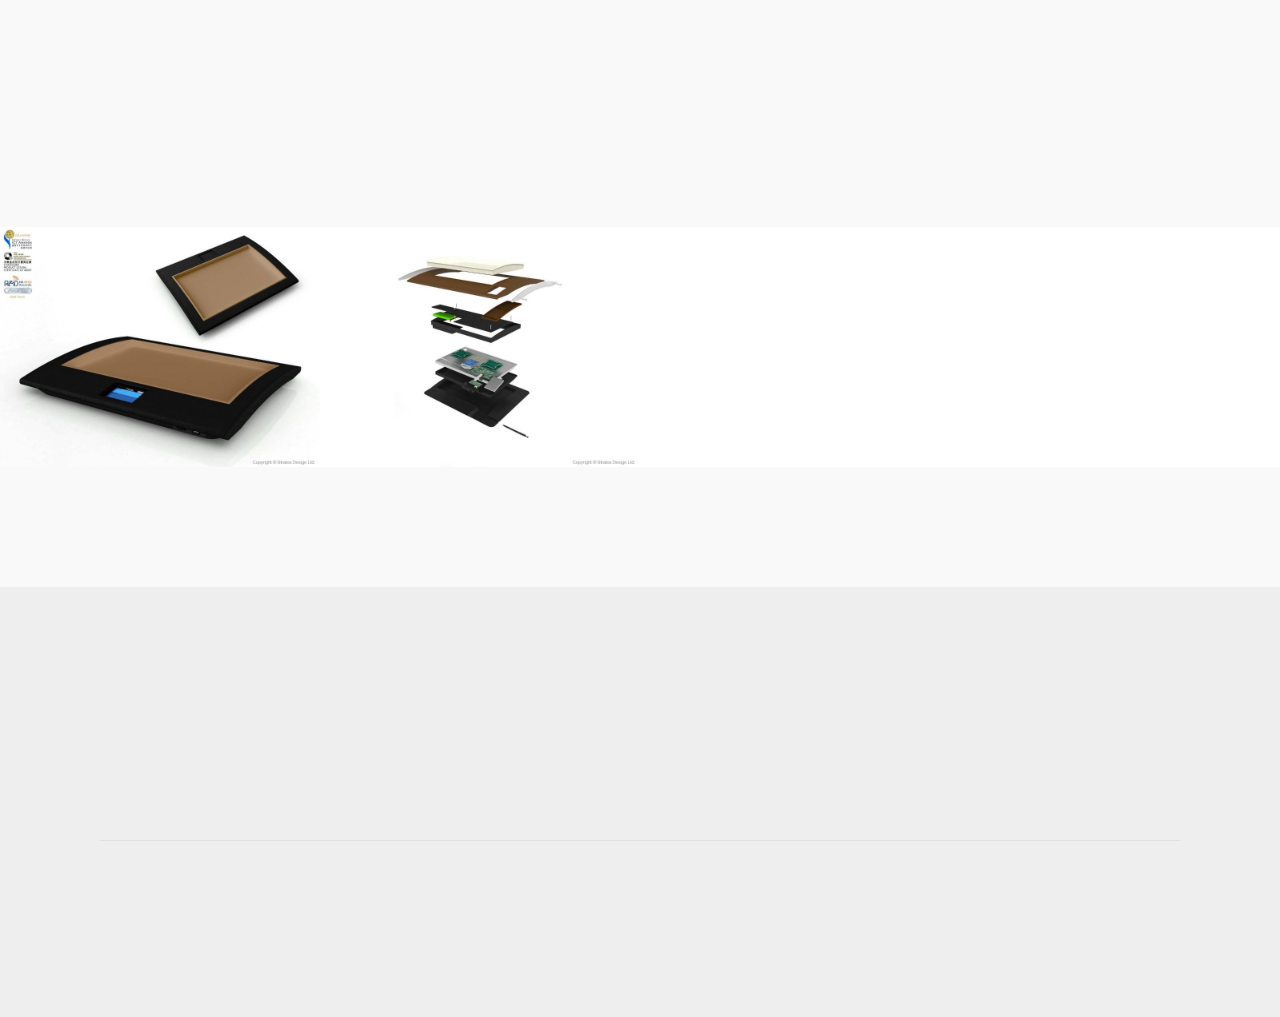
<file: feac04a9f4940ae63df3ebdb28cf824a94baa573/page2.html>
<!DOCTYPE html>
<html  >
<head>
  <!-- Site made with Mobirise Website Builder v5.6.11, https://mobirise.com -->
  <meta charset="UTF-8">
  <meta http-equiv="X-UA-Compatible" content="IE=edge">
  <meta name="generator" content="Mobirise v5.6.11, mobirise.com">
  <meta name="twitter:card" content="summary_large_image"/>
  <meta name="twitter:image:src" content="">
  <meta property="og:image" content="">
  <meta name="twitter:title" content="KEV Portfolio - RFID Devices">
  <meta name="viewport" content="width=device-width, initial-scale=1, minimum-scale=1">
  <link rel="shortcut icon" href="assets/images/k-logo-b-2-01-128x128-128x128.png" type="image/x-icon">
  <meta name="description" content="">
  
  
  <title>KEV Portfolio - RFID Devices</title>
  <link rel="stylesheet" href="assets/web/assets/mobirise-icons/mobirise-icons.css">
  <link rel="stylesheet" href="assets/bootstrap/css/bootstrap.min.css">
  <link rel="stylesheet" href="assets/bootstrap/css/bootstrap-grid.min.css">
  <link rel="stylesheet" href="assets/bootstrap/css/bootstrap-reboot.min.css">
  <link rel="stylesheet" href="assets/tether/tether.min.css">
  <link rel="stylesheet" href="assets/animatecss/animate.min.css">
  <link rel="stylesheet" href="assets/dropdown/css/style.css">
  <link rel="stylesheet" href="assets/socicon/css/styles.css">
  <link rel="stylesheet" href="assets/theme/css/style.css">
  <link rel="stylesheet" href="assets/gallery/style.css">
  <link rel="preload" href="https://fonts.googleapis.com/css?family=Questrial:400&display=swap" as="style" onload="this.onload=null;this.rel='stylesheet'">
  <noscript><link rel="stylesheet" href="https://fonts.googleapis.com/css?family=Questrial:400&display=swap"></noscript>
  <link rel="preload" href="https://fonts.googleapis.com/css?family=Nunito:200,300,400,500,600,700,800,900,200i,300i,400i,500i,600i,700i,800i,900i&display=swap" as="style" onload="this.onload=null;this.rel='stylesheet'">
  <noscript><link rel="stylesheet" href="https://fonts.googleapis.com/css?family=Nunito:200,300,400,500,600,700,800,900,200i,300i,400i,500i,600i,700i,800i,900i&display=swap"></noscript>
  <link rel="preload" as="style" href="assets/mobirise/css/mbr-additional.css"><link rel="stylesheet" href="assets/mobirise/css/mbr-additional.css" type="text/css">
  
  
  
  
</head>
<body>
  
  <section class="menu cid-qDSgkXdmpD" once="menu" id="menu1-t">

    

    <nav class="navbar navbar-expand beta-menu navbar-dropdown align-items-center navbar-fixed-top navbar-toggleable-sm bg-color transparent">
        <button class="navbar-toggler navbar-toggler-right" type="button" data-toggle="collapse" data-target="#navbarSupportedContent" aria-controls="navbarSupportedContent" aria-expanded="false" aria-label="Toggle navigation">
            <div class="hamburger">
                <span></span>
                <span></span>
                <span></span>
                <span></span>
            </div>
        </button>
        <div class="menu-logo">
            <div class="navbar-brand">
                <span class="navbar-logo">
                    <a href="index.html#header2-0">
                         <img src="assets/images/k-logo-b-no-background-3-1-300x300.png" alt="Mobirise" title="" style="height: 3.8rem;">
                    </a>
                </span>
                
            </div>
        </div>
        <div class="collapse navbar-collapse" id="navbarSupportedContent">
            <ul class="navbar-nav nav-dropdown nav-right" data-app-modern-menu="true"><li class="nav-item">
                    <a class="nav-link link text-white display-4" href="index.html#slider1-3x">
                        About</a>
                </li><li class="nav-item dropdown">
                    <a class="nav-link link text-white dropdown-toggle display-4" href="index.html#features18-14" data-toggle="dropdown-submenu" aria-expanded="false">
                        Portfolio</a><div class="dropdown-menu"><a class="text-white dropdown-item text-primary display-4" href="page8.html">Mini Projectors</a><a class="text-white dropdown-item text-primary display-4" href="page10.html" aria-expanded="false">Smart Disinfection Light Bulbs<br></a><a class="text-white dropdown-item text-primary display-4" href="page9.html" aria-expanded="false">Wine Accessories<br></a><a class="text-white dropdown-item display-4" href="page3.html#content5-1c">Kitchen Tools</a><a class="text-white dropdown-item display-4" href="page2.html#content5-1g">RFID Devices</a><a class="text-white dropdown-item display-4" href="page4.html#content5-1z">Baby Monitors</a><a class="text-white dropdown-item display-4" href="page5.html#content5-2k" aria-expanded="false">Sport Equipment<br></a><a class="text-white dropdown-item display-4" href="page7.html#content5-2y" aria-expanded="false">Beauty Care Equipment</a><a class="text-white dropdown-item display-4" href="page6.html#content5-2s" aria-expanded="false">Audio / Video Electronics<br></a></div>
                </li><li class="nav-item"><a class="nav-link link text-white display-4" href="index.html#form4-3z">
                        Contact</a></li></ul>
            
        </div>
    </nav>
</section>

<section class="mbr-section content5 cid-qFz4GM8wmI mbr-parallax-background" id="content5-1g">

    

    

    <div class="container">
        <div class="media-container-row">
            <div class="title col-12 col-md-8">
                <h2 class="align-center mbr-bold mbr-white pb-3 mbr-fonts-style display-2"><span style="font-weight: normal;">Portfolio</span></h2>
                <h3 class="mbr-section-subtitle align-center mbr-light mbr-white pb-3 mbr-fonts-style display-5">RFID Devices</h3>
                
                
            </div>
        </div>
    </div>
</section>

<section class="features11 cid-qEaE9YWf5r" id="features11-19">

    

    

    <div class="container">   
        <div class="col-md-12">
            <div class="media-container-row">
                <div class="mbr-figure" style="width: 70%;">
                    <img src="assets/images/mhand-1-1200x900.jpg" alt="Mobirise" title="">
                </div>
                <div class=" align-left aside-content">
                    <h2 class="mbr-title pt-2 mbr-fonts-style display-2">mHand H1-B</h2>
                    <div class="mbr-section-text">
                        
                    </div>

                    <div class="block-content">
                        <div class="card p-3 pr-3">
                            <div class="media">
                                     
                                <div class="media-body">
                                    
                                </div>
                            </div>                

                            <div class="card-box">
                                <p class="block-text mbr-fonts-style display-7">Designed and developed for Megabyte Limited by Kevin Szeto while working in Stratos Design.<br><br>mHand H1-B is a mobile device for stocktaking with various antenna options and ease of connectivity to Internet of Things. Its slim, ergonomic design with adjustable reading power is suitable for retail operation. The near-field antenna is designed for short range proximity reading while the far-field circular or linear antenna is designed for long-range reading. Its ‘Plug and Go’ mechanics makes easy antenna switching. The reader can connect with any Bluetooth enabled devices, OS independent, providing a seamless connectivity with all mobile devices including smartphone, tablet, notebook and laptop. This helps increase the UHF RFID mobility and connectivity over a network.<br><br><strong>Awards</strong>:<br>▪&nbsp;Hong Kong ICT Awards 2014 : Best Innovation (Innovative Technology) Award : Bronze Award<br>▪ Hong Kong RFID Award 2013 : Most Innovative
EPC / RFID
Products : Gold Award<br></p>
                            </div>
                        </div>

                        
                    </div>
                </div>
            </div>
        </div> 
    </div>          
</section>

<section class="mbr-gallery mbr-slider-carousel cid-qEaE0IeBIR" id="gallery3-18">

    

    <div>
        <div><!-- Filter --><!-- Gallery --><div class="mbr-gallery-row"><div class="mbr-gallery-layout-default"><div><div><div class="mbr-gallery-item mbr-gallery-item--p0" data-video-url="false" data-tags="Awesome"><div href="#lb-gallery3-18" data-slide-to="0" data-bs-slide-to="0" data-toggle="modal" data-bs-toggle="modal"><img src="assets/images/mhand-2-1200x900-800x600.jpg" alt=""><span class="icon-focus"></span></div></div><div class="mbr-gallery-item mbr-gallery-item--p0" data-video-url="false" data-tags="Awesome"><div href="#lb-gallery3-18" data-slide-to="1" data-bs-slide-to="1" data-toggle="modal" data-bs-toggle="modal"><img src="assets/images/mhand-3-1200x900-800x600.jpg" alt=""><span class="icon-focus"></span></div></div><div class="mbr-gallery-item mbr-gallery-item--p0" data-video-url="false" data-tags="Animated"><div href="#lb-gallery3-18" data-slide-to="2" data-bs-slide-to="2" data-toggle="modal" data-bs-toggle="modal"><img src="assets/images/mhand-4-1200x900-800x600.jpg" alt=""><span class="icon-focus"></span></div></div><div class="mbr-gallery-item mbr-gallery-item--p0" data-video-url="false" data-tags="Animated"><div href="#lb-gallery3-18" data-slide-to="3" data-bs-slide-to="3" data-toggle="modal" data-bs-toggle="modal"><img src="assets/images/download-328x201-328x201.png" alt=""><span class="icon-focus"></span></div></div></div></div><div class="clearfix"></div></div></div><!-- Lightbox --><div data-app-prevent-settings="" class="mbr-slider modal fade carousel slide" tabindex="-1" data-keyboard="true" data-bs-keyboard="true" data-interval="false" data-bs-interval="false" id="lb-gallery3-18"><div class="modal-dialog"><div class="modal-content"><div class="modal-body"><div class="carousel-inner"><div class="carousel-item"><img src="assets/images/mhand-2-1200x900.jpg" alt=""></div><div class="carousel-item"><img src="assets/images/mhand-3-1200x900.jpg" alt=""></div><div class="carousel-item active"><img src="assets/images/mhand-4-1200x900.jpg" alt=""></div><div class="carousel-item"><img src="assets/images/download-328x201.png" alt=""></div></div><a class="carousel-control carousel-control-prev" role="button" data-slide="prev" data-bs-slide="prev" href="#lb-gallery3-18"><span class="mbri-left mbr-iconfont" aria-hidden="true"></span><span class="sr-only visually-hidden">Previous</span></a><a class="carousel-control carousel-control-next" role="button" data-slide="next" data-bs-slide="next" href="#lb-gallery3-18"><span class="mbri-right mbr-iconfont" aria-hidden="true"></span><span class="sr-only visually-hidden">Next</span></a><a class="close" href="#" role="button" data-dismiss="modal" data-bs-dismiss="modal"><span class="sr-only visually-hidden">Close</span></a></div></div></div></div></div>
    </div>

</section>

<section class="features11 cid-qGasZ3s0ON" id="features11-29">

    

    

    <div class="container">   
        <div class="col-md-12">
            <div class="media-container-row">
                <div class="mbr-figure" style="width: 70%;">
                    <img src="assets/images/megatray-1-1200x900.jpg" alt="Mobirise" title="">
                </div>
                <div class=" align-left aside-content">
                    <h2 class="mbr-title pt-2 mbr-fonts-style display-2">MegaTray</h2>
                    <div class="mbr-section-text">
                        
                    </div>

                    <div class="block-content">
                        <div class="card p-3 pr-3">
                            <div class="media">
                                     
                                <div class="media-body">
                                    
                                </div>
                            </div>                

                            <div class="card-box">
                                <p class="block-text mbr-fonts-style display-7">Designed and developed for Megabyte Limited by Kevin Szeto while working in Stratos Design.<br><br>MegaTray, essentially a jewelry display tray with a discreetly integrated RFID reader and Wi-Fi transceiver to provide security and monitoring capabilities for items placed on it. Each item displayed on the tray is given a unique RFID tag, allowing the Megatray device to conduct an automated item count during the sales process to prevent employee theft and shoplifting.&nbsp;<br> A lot of time was invested into designing the device with high user acceptance among sales staff working in jewelry and watch shops. The device was designed to mimic a traditional display tray in terms of weight and appearance, and is portable.<br><br><strong>Awards</strong>:<br>▪ Hong Kong ICT Awards 2011 -&nbsp;Best Ubiquitous Networking (Mobile Enterprise Solution) Award : Gold Award<br>▪ &nbsp;Hong Kong RFID Awards 2010 -&nbsp;Most Innovative EPC / RFID Products: Gold Award</p>
                            </div>
                        </div>

                        
                    </div>
                </div>
            </div>
        </div> 
    </div>          
</section>

<section class="mbr-gallery mbr-slider-carousel cid-qGasZoZlYi" id="gallery3-2a">

    

    <div>
        <div><!-- Filter --><!-- Gallery --><div class="mbr-gallery-row"><div class="mbr-gallery-layout-default"><div><div><div class="mbr-gallery-item mbr-gallery-item--p0" data-video-url="false" data-tags="Responsive"><div href="#lb-gallery3-2a" data-slide-to="0" data-bs-slide-to="0" data-toggle="modal" data-bs-toggle="modal"><img src="assets/images/megatray-1-1200x900-800x600.jpg" alt=""><span class="icon-focus"></span></div></div><div class="mbr-gallery-item mbr-gallery-item--p0" data-video-url="false" data-tags="Animated"><div href="#lb-gallery3-2a" data-slide-to="1" data-bs-slide-to="1" data-toggle="modal" data-bs-toggle="modal"><img src="assets/images/megatray-2-1200x900-800x600.jpg" alt=""><span class="icon-focus"></span></div></div></div></div><div class="clearfix"></div></div></div><!-- Lightbox --><div data-app-prevent-settings="" class="mbr-slider modal fade carousel slide" tabindex="-1" data-keyboard="true" data-bs-keyboard="true" data-interval="false" data-bs-interval="false" id="lb-gallery3-2a"><div class="modal-dialog"><div class="modal-content"><div class="modal-body"><div class="carousel-inner"><div class="carousel-item"><img src="assets/images/megatray-1-1200x900.jpg" alt=""></div><div class="carousel-item active"><img src="assets/images/megatray-2-1200x900.jpg" alt=""></div></div><a class="carousel-control carousel-control-prev" role="button" data-slide="prev" data-bs-slide="prev" href="#lb-gallery3-2a"><span class="mbri-left mbr-iconfont" aria-hidden="true"></span><span class="sr-only visually-hidden">Previous</span></a><a class="carousel-control carousel-control-next" role="button" data-slide="next" data-bs-slide="next" href="#lb-gallery3-2a"><span class="mbri-right mbr-iconfont" aria-hidden="true"></span><span class="sr-only visually-hidden">Next</span></a><a class="close" href="#" role="button" data-dismiss="modal" data-bs-dismiss="modal"><span class="sr-only visually-hidden">Close</span></a></div></div></div></div></div>
    </div>

</section>

<section class="mbr-section article content1 cid-tfaH8jT0z6" id="content1-65">
    
     

    <div class="container">
        <div class="media-container-row">
            <div class="mbr-text col-12 mbr-fonts-style display-7 col-md-8"></div>
        </div>
    </div>
</section>

<section class="footer3 cid-qHacVbjaZX mbr-parallax-background" id="footer3-4m">

    

    

    <div class="container">
        <div class="media-container-row content">
            <div class="col-md-2 col-sm-4">
                <div class="mb-3 img-logo">
                    
                         <img src="assets/images/k-logo-b-no-background-3-1-300x300.png" alt="" title="">
                    
                </div>
                <p class="mbr-fonts-style foot-logo display-7"><a href="#top">www.KEV.com.hk</a></p>
            </div>
            <div class="col-md-3 col-sm-4">
                <p class="mb-4 mbr-fonts-style foot-title display-7"></p>
                <p class="mbr-text mbr-links-column mbr-fonts-style display-7">
                    <a href="index.html#slider1-3x" class="text-success">About</a><br><br><a href="index.html#features18-14">Portfolio</a><br><br><a href="index.html#form4-3z">Contact</a><br></p>
            </div>
            <div class="col-md-3 col-sm-4">
                <p class="mb-4 mbr-fonts-style foot-title display-7"></p>
                <p class="mbr-text mbr-fonts-style mbr-links-column display-7"></p>
            </div>
            <div class="col-md-4 col-sm-12">
                <p class="mb-4 mbr-fonts-style foot-title display-7"></p>
                <p class="mbr-text form-text mbr-fonts-style display-7"><em><a href="index.html#form4-3z">Contact us</a></em></p>
                <div class="media-container-column" data-form-type="formoid">
                    <div data-form-alert="" hidden="" class="align-center">Thanks for your Email address!
I will contact you soon.</div>

                    <form class="form-inline" action="https://mobirise.eu/" method="post" data-verified="" data-form-title="Mobirise Form">
                        <input type="hidden" value="LokUFzeTusCLfpU81b6tm91C5LLSUkoW2rqLg79X/pyFFNjrKTCUFWY4ZRH59Ue+LN7dmzHbLBams9uiRoAIWlryM1bSRzS/ccCjoSCkGOALVcsWTOgg03WOSObz4xcz" data-form-email="true">
                        <div class="form-group">
                            <input type="email" class="form-control input-sm input-inverse my-2" name="email" required="" data-form-field="Email" placeholder="Email" id="email-footer3-4m">
                        </div>
                        <div class="input-group-btn m-2"><button href="" class="btn btn-primary display-4" type="submit" role="button"><span class="mbri-letter mbr-iconfont mbr-iconfont-btn"></span>Send</button></div>
                    </form>
                </div>

            </div>
        </div>
        <div class="footer-lower">
            <div class="media-container-row">
                <div class="col-sm-12">
                    <hr>
                </div>
            </div>
            <div class="media-container-row">
                <div class="col-sm-6 copyright">
                    <p class="mbr-text mbr-fonts-style display-7">© Copyright 2018 &nbsp;KEV.com.hk - All Rights Reserved</p>
                </div>
                <div class="col-md-6">
                    
                </div>
            </div>
        </div>
    </div>
</section><section class="display-7" style="padding: 0;align-items: center;justify-content: center;flex-wrap: wrap;    align-content: center;display: flex;position: relative;height: 4rem;"><a href="https://mobiri.se/493801" style="flex: 1 1;height: 4rem;position: absolute;width: 100%;z-index: 1;"><img alt="" style="height: 4rem;" src="[data-uri]"></a><p style="margin: 0;text-align: center;" class="display-7">Built with Mobirise &#8204;</p><a style="z-index:1" href="https://mobirise.com/website-design-software.html">Web Designer Software</a></section><script src="assets/popper/popper.min.js"></script>  <script src="assets/web/assets/jquery/jquery.min.js"></script>  <script src="assets/bootstrap/js/bootstrap.min.js"></script>  <script src="assets/tether/tether.min.js"></script>  <script src="assets/smoothscroll/smooth-scroll.js"></script>  <script src="assets/viewportchecker/jquery.viewportchecker.js"></script>  <script src="assets/dropdown/js/nav-dropdown.js"></script>  <script src="assets/dropdown/js/navbar-dropdown.js"></script>  <script src="assets/touchswipe/jquery.touch-swipe.min.js"></script>  <script src="assets/parallax/jarallax.min.js"></script>  <script src="assets/masonry/masonry.pkgd.min.js"></script>  <script src="assets/imagesloaded/imagesloaded.pkgd.min.js"></script>  <script src="assets/bootstrapcarouselswipe/bootstrap-carousel-swipe.js"></script>  <script src="assets/vimeoplayer/jquery.mb.vimeo_player.js"></script>  <script src="assets/theme/js/script.js"></script>  <script src="assets/gallery/player.min.js"></script>  <script src="assets/gallery/script.js"></script>  <script src="assets/slidervideo/script.js"></script>  <script src="assets/formoid/formoid.min.js"></script>  
  
  
 <div id="scrollToTop" class="scrollToTop mbr-arrow-up"><a style="text-align: center;"><i class="mbr-arrow-up-icon mbr-arrow-up-icon-cm cm-icon cm-icon-smallarrow-up"></i></a></div>
    <input name="animation" type="hidden">
  </body>
</html>
</file>
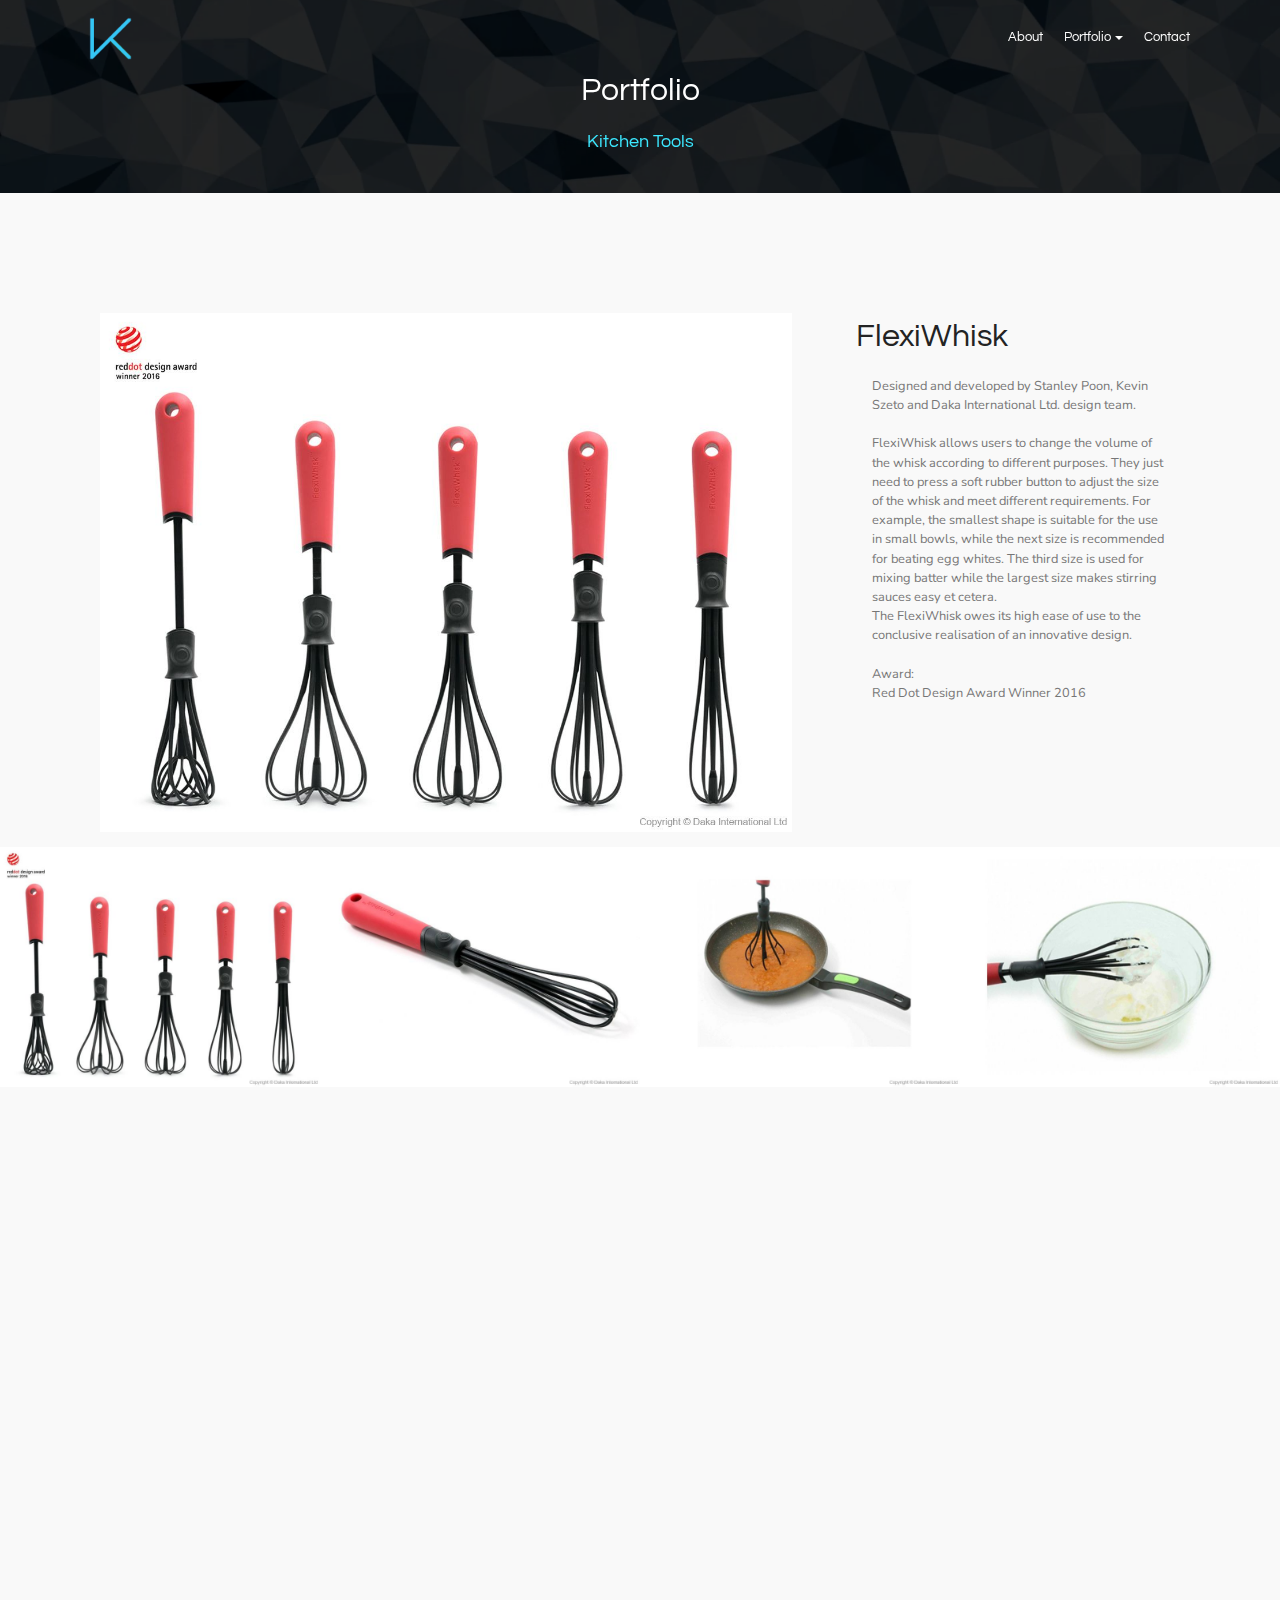
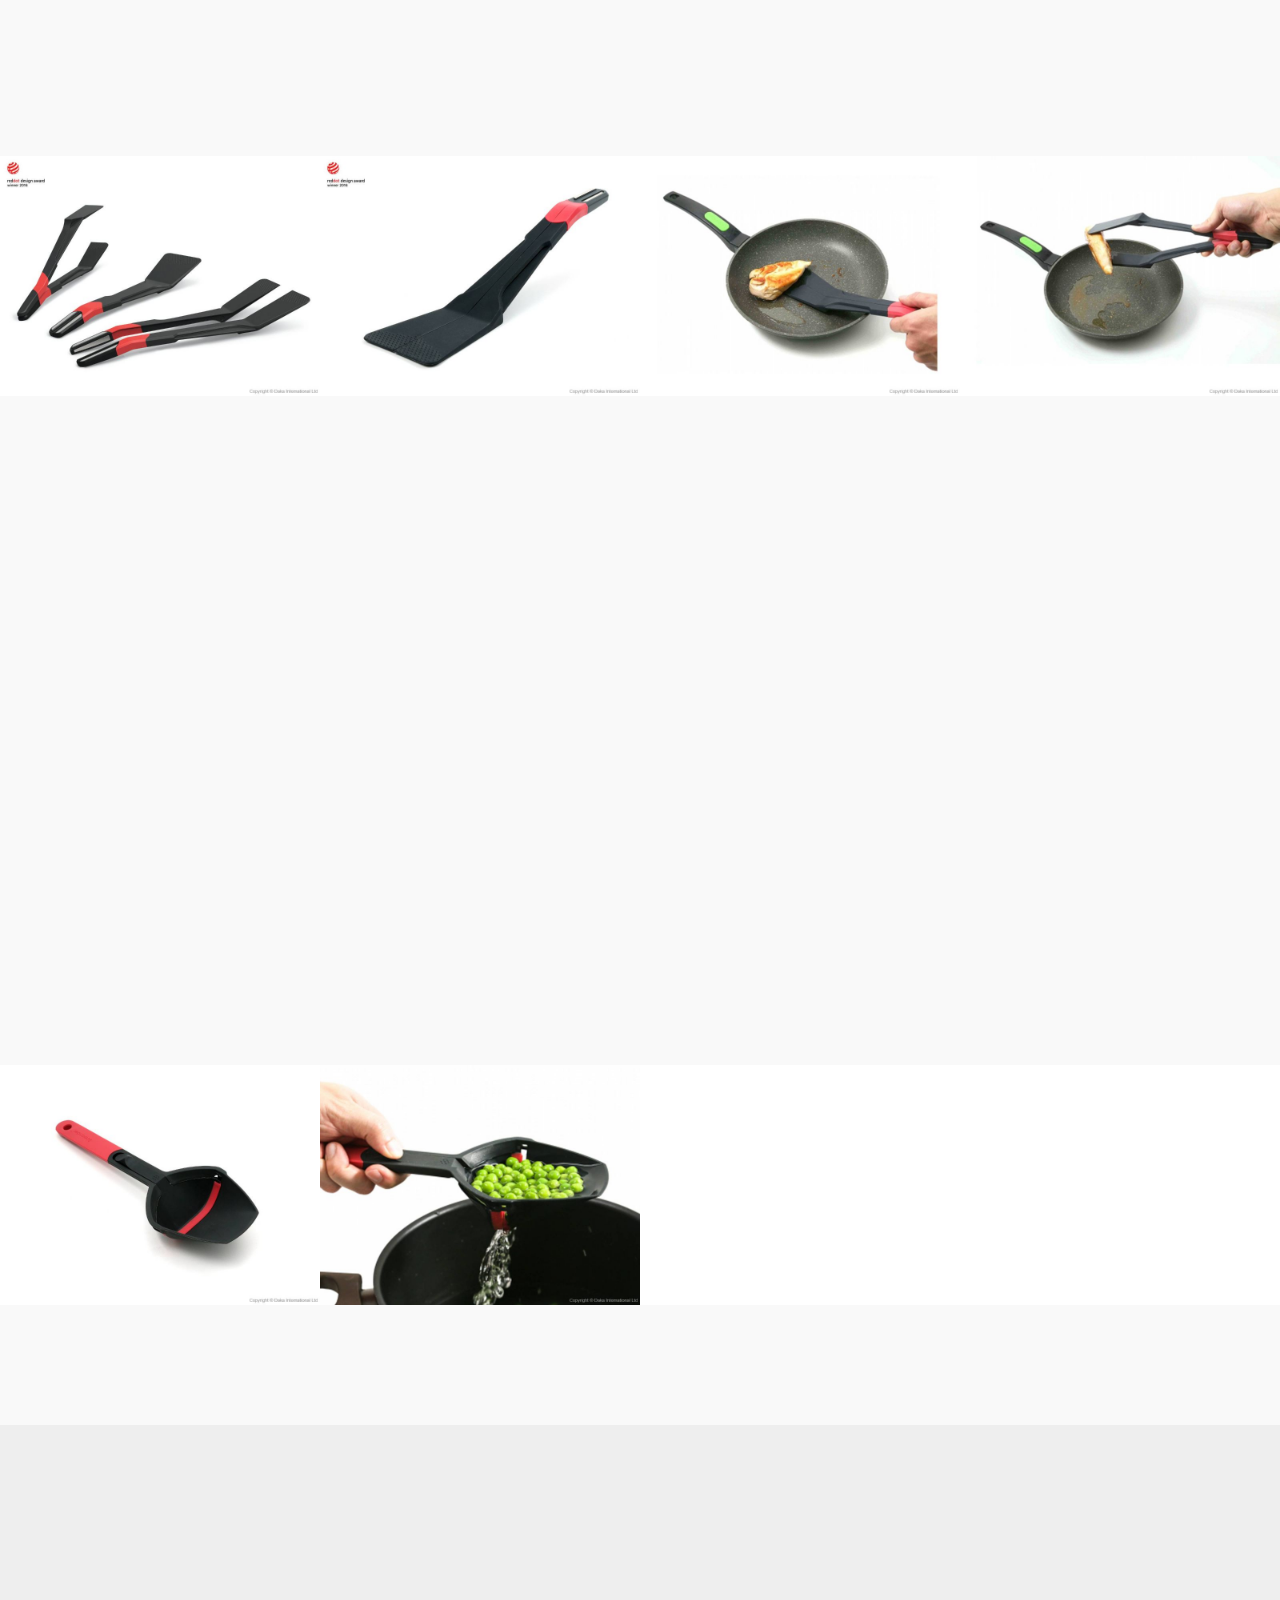
<file: feac04a9f4940ae63df3ebdb28cf824a94baa573/page3.html>
<!DOCTYPE html>
<html  >
<head>
  <!-- Site made with Mobirise Website Builder v5.6.11, https://mobirise.com -->
  <meta charset="UTF-8">
  <meta http-equiv="X-UA-Compatible" content="IE=edge">
  <meta name="generator" content="Mobirise v5.6.11, mobirise.com">
  <meta name="twitter:card" content="summary_large_image"/>
  <meta name="twitter:image:src" content="">
  <meta property="og:image" content="">
  <meta name="twitter:title" content="KEV Portfolio - Kitchen Tools">
  <meta name="viewport" content="width=device-width, initial-scale=1, minimum-scale=1">
  <link rel="shortcut icon" href="assets/images/k-logo-b-2-01-128x128-128x128.png" type="image/x-icon">
  <meta name="description" content="">
  
  
  <title>KEV Portfolio - Kitchen Tools</title>
  <link rel="stylesheet" href="assets/web/assets/mobirise-icons/mobirise-icons.css">
  <link rel="stylesheet" href="assets/bootstrap/css/bootstrap.min.css">
  <link rel="stylesheet" href="assets/bootstrap/css/bootstrap-grid.min.css">
  <link rel="stylesheet" href="assets/bootstrap/css/bootstrap-reboot.min.css">
  <link rel="stylesheet" href="assets/tether/tether.min.css">
  <link rel="stylesheet" href="assets/animatecss/animate.min.css">
  <link rel="stylesheet" href="assets/dropdown/css/style.css">
  <link rel="stylesheet" href="assets/socicon/css/styles.css">
  <link rel="stylesheet" href="assets/theme/css/style.css">
  <link rel="stylesheet" href="assets/gallery/style.css">
  <link rel="preload" href="https://fonts.googleapis.com/css?family=Questrial:400&display=swap" as="style" onload="this.onload=null;this.rel='stylesheet'">
  <noscript><link rel="stylesheet" href="https://fonts.googleapis.com/css?family=Questrial:400&display=swap"></noscript>
  <link rel="preload" href="https://fonts.googleapis.com/css?family=Nunito:200,300,400,500,600,700,800,900,200i,300i,400i,500i,600i,700i,800i,900i&display=swap" as="style" onload="this.onload=null;this.rel='stylesheet'">
  <noscript><link rel="stylesheet" href="https://fonts.googleapis.com/css?family=Nunito:200,300,400,500,600,700,800,900,200i,300i,400i,500i,600i,700i,800i,900i&display=swap"></noscript>
  <link rel="preload" as="style" href="assets/mobirise/css/mbr-additional.css"><link rel="stylesheet" href="assets/mobirise/css/mbr-additional.css" type="text/css">
  
  
  
  
</head>
<body>
  
  <section class="menu cid-qEaM2xcJfH" once="menu" id="menu1-1b">

    

    <nav class="navbar navbar-expand beta-menu navbar-dropdown align-items-center navbar-fixed-top navbar-toggleable-sm bg-color transparent">
        <button class="navbar-toggler navbar-toggler-right" type="button" data-toggle="collapse" data-target="#navbarSupportedContent" aria-controls="navbarSupportedContent" aria-expanded="false" aria-label="Toggle navigation">
            <div class="hamburger">
                <span></span>
                <span></span>
                <span></span>
                <span></span>
            </div>
        </button>
        <div class="menu-logo">
            <div class="navbar-brand">
                <span class="navbar-logo">
                    <a href="index.html#header2-0">
                         <img src="assets/images/k-logo-b-no-background-3-1-300x300.png" alt="Mobirise" title="" style="height: 3.8rem;">
                    </a>
                </span>
                
            </div>
        </div>
        <div class="collapse navbar-collapse" id="navbarSupportedContent">
            <ul class="navbar-nav nav-dropdown nav-right" data-app-modern-menu="true"><li class="nav-item">
                    <a class="nav-link link text-white display-4" href="index.html#slider1-3x">
                        About</a>
                </li><li class="nav-item dropdown">
                    <a class="nav-link link text-white dropdown-toggle display-4" href="index.html#features18-14" data-toggle="dropdown-submenu" aria-expanded="false">
                        Portfolio</a><div class="dropdown-menu"><a class="text-white dropdown-item text-primary display-4" href="page8.html">Mini Projectors</a><a class="text-white dropdown-item text-primary display-4" href="page10.html" aria-expanded="false">Smart Disinfection Light Bulbs<br></a><a class="text-white dropdown-item text-primary display-4" href="page9.html" aria-expanded="false">Wine Accessories<br></a><a class="text-white dropdown-item display-4" href="page3.html#content5-1c">Kitchen Tools</a><a class="text-white dropdown-item display-4" href="page2.html#content5-1g">RFID Devices</a><a class="text-white dropdown-item display-4" href="page4.html#content5-1z">Baby Monitors</a><a class="text-white dropdown-item display-4" href="page5.html#content5-2k" aria-expanded="false">Sport Equipment<br></a><a class="text-white dropdown-item display-4" href="page7.html#content5-2y" aria-expanded="false">Beauty Care Equipment</a><a class="text-white dropdown-item display-4" href="page6.html#content5-2s" aria-expanded="false">Audio / Video Electronics<br></a></div>
                </li><li class="nav-item"><a class="nav-link link text-white display-4" href="index.html#form4-3z">
                        Contact</a></li></ul>
            
        </div>
    </nav>
</section>

<section class="mbr-section content5 cid-qEaM2xQvHX mbr-parallax-background" id="content5-1c">

    

    

    <div class="container">
        <div class="media-container-row">
            <div class="title col-12 col-md-8">
                <h2 class="align-center mbr-bold mbr-white pb-3 mbr-fonts-style display-2"><span style="font-weight: normal;">Portfolio</span></h2>
                <h3 class="mbr-section-subtitle align-center mbr-light mbr-white pb-3 mbr-fonts-style display-5">Kitchen Tools</h3>
                
                
            </div>
        </div>
    </div>
</section>

<section class="features11 cid-qEaM2yp64v" id="features11-1d">

    

    

    <div class="container">   
        <div class="col-md-12">
            <div class="media-container-row">
                <div class="mbr-figure" style="width: 70%;">
                    <img src="assets/images/flexiwhisk-1-1200x900.jpg" alt="Mobirise" title="">
                </div>
                <div class=" align-left aside-content">
                    <h2 class="mbr-title pt-2 mbr-fonts-style display-2">FlexiWhisk</h2>
                    <div class="mbr-section-text">
                        
                    </div>

                    <div class="block-content">
                        <div class="card p-3 pr-3">
                            <div class="media">
                                     
                                <div class="media-body">
                                    
                                </div>
                            </div>                

                            <div class="card-box">
                                <p class="block-text mbr-fonts-style display-7">Designed and developed by Stanley Poon, Kevin Szeto and Daka International Ltd. design team.<br><br>FlexiWhisk allows users to change the volume of the whisk according to different purposes. They just need to press a soft rubber button to adjust the size of the whisk and meet different requirements. For example, the smallest shape is suitable for the use in small bowls, while the next size is recommended for beating egg whites. The third size is used for mixing batter while the largest size makes stirring sauces easy et cetera. 
<br>The FlexiWhisk owes its high ease of use to the conclusive realisation of an innovative design.&nbsp;<br><br>Award:<br>Red Dot Design Award Winner 2016<br></p>
                            </div>
                        </div>

                        <div class="card p-3 pr-3">
                            <div class="media">
                                     
                                <div class="media-body">
                                    
                                </div>
                            </div>                

                            <div class="card-box">
                                <p class="block-text mbr-fonts-style display-7"></p>
                            </div>
                        </div>
                    </div>
                </div>
            </div>
        </div> 
    </div>          
</section>

<section class="mbr-gallery mbr-slider-carousel cid-qEaM2zmPKC" id="gallery3-1e">

    

    <div>
        <div><!-- Filter --><!-- Gallery --><div class="mbr-gallery-row"><div class="mbr-gallery-layout-default"><div><div><div class="mbr-gallery-item mbr-gallery-item--p0" data-video-url="false" data-tags="Awesome"><div href="#lb-gallery3-1e" data-slide-to="0" data-bs-slide-to="0" data-toggle="modal" data-bs-toggle="modal"><img src="assets/images/flexiwhisk-1-1200x900-800x600.jpg" alt=""><span class="icon-focus"></span></div></div><div class="mbr-gallery-item mbr-gallery-item--p0" data-video-url="false" data-tags="Awesome"><div href="#lb-gallery3-1e" data-slide-to="1" data-bs-slide-to="1" data-toggle="modal" data-bs-toggle="modal"><img src="assets/images/flexiwhisk-2-1200x900-800x600.jpg" alt=""><span class="icon-focus"></span></div></div><div class="mbr-gallery-item mbr-gallery-item--p0" data-video-url="false" data-tags="Animated"><div href="#lb-gallery3-1e" data-slide-to="2" data-bs-slide-to="2" data-toggle="modal" data-bs-toggle="modal"><img src="assets/images/flexiwhisk-3-1200x900-800x600.jpg" alt=""><span class="icon-focus"></span></div></div><div class="mbr-gallery-item mbr-gallery-item--p0" data-video-url="false" data-tags="Responsive"><div href="#lb-gallery3-1e" data-slide-to="3" data-bs-slide-to="3" data-toggle="modal" data-bs-toggle="modal"><img src="assets/images/flexiwhisk-4-1200x900-800x600.jpg" alt=""><span class="icon-focus"></span></div></div></div></div><div class="clearfix"></div></div></div><!-- Lightbox --><div data-app-prevent-settings="" class="mbr-slider modal fade carousel slide" tabindex="-1" data-keyboard="true" data-bs-keyboard="true" data-interval="false" data-bs-interval="false" id="lb-gallery3-1e"><div class="modal-dialog"><div class="modal-content"><div class="modal-body"><div class="carousel-inner"><div class="carousel-item"><img src="assets/images/flexiwhisk-1-1200x900.jpg" alt=""></div><div class="carousel-item"><img src="assets/images/flexiwhisk-2-1200x900.jpg" alt=""></div><div class="carousel-item"><img src="assets/images/flexiwhisk-3-1200x900.jpg" alt=""></div><div class="carousel-item active"><img src="assets/images/flexiwhisk-4-1200x900.jpg" alt=""></div></div><a class="carousel-control carousel-control-prev" role="button" data-slide="prev" data-bs-slide="prev" href="#lb-gallery3-1e"><span class="mbri-left mbr-iconfont" aria-hidden="true"></span><span class="sr-only visually-hidden">Previous</span></a><a class="carousel-control carousel-control-next" role="button" data-slide="next" data-bs-slide="next" href="#lb-gallery3-1e"><span class="mbri-right mbr-iconfont" aria-hidden="true"></span><span class="sr-only visually-hidden">Next</span></a><a class="close" href="#" role="button" data-dismiss="modal" data-bs-dismiss="modal"><span class="sr-only visually-hidden">Close</span></a></div></div></div></div></div>
    </div>

</section>

<section class="features11 cid-qFQqeIpuv4" id="features11-23">

    

    

    <div class="container">   
        <div class="col-md-12">
            <div class="media-container-row">
                <div class="mbr-figure" style="width: 70%;">
                    <img src="assets/images/tongner-1-1200x900.jpg" alt="Mobirise" title="">
                </div>
                <div class=" align-left aside-content">
                    <h2 class="mbr-title pt-2 mbr-fonts-style display-2">Tongner</h2>
                    <div class="mbr-section-text">
                        
                    </div>

                    <div class="block-content">
                        <div class="card p-3 pr-3">
                            <div class="media">
                                     
                                <div class="media-body">
                                    
                                </div>
                            </div>                

                            <div class="card-box">
                                <p class="block-text mbr-fonts-style display-7">Designed and developed by  Stanley Poon, Kevin Szeto and Daka International Ltd. design team.<br><br>Tongner easily transforms from a spatula into a pair of tongs and vice versa, thanks to its integrated magnets. Two sets of magnets, one heat-resistant pair inside the head of the spatula and a second pair inside the handle, allow users to quickly convert the tool by simply moving its two components to the right position. The handle of this space-saving kitchen utensil is made of soft rubber, which lends it a pleasant feel.&nbsp;<br>Tongner convinces as an ergonomically sophisticated and user-friendly product solution of high formal quality.<br><br>Award:<br>Red Dot Design Award Winner 2016<br></p>
                            </div>
                        </div>

                        <div class="card p-3 pr-3">
                            <div class="media">
                                     
                                <div class="media-body">
                                    
                                </div>
                            </div>                

                            <div class="card-box">
                                <p class="block-text mbr-fonts-style display-7"></p>
                            </div>
                        </div>
                    </div>
                </div>
            </div>
        </div> 
    </div>          
</section>

<section class="mbr-gallery mbr-slider-carousel cid-qFQAqxKudD" id="gallery3-26">

    

    <div>
        <div><!-- Filter --><!-- Gallery --><div class="mbr-gallery-row"><div class="mbr-gallery-layout-default"><div><div><div class="mbr-gallery-item mbr-gallery-item--p0" data-video-url="false" data-tags="Awesome"><div href="#lb-gallery3-26" data-slide-to="0" data-bs-slide-to="0" data-toggle="modal" data-bs-toggle="modal"><img src="assets/images/tongner-1-1200x900-800x600.jpg" alt=""><span class="icon-focus"></span></div></div><div class="mbr-gallery-item mbr-gallery-item--p0" data-video-url="false" data-tags="Responsive"><div href="#lb-gallery3-26" data-slide-to="1" data-bs-slide-to="1" data-toggle="modal" data-bs-toggle="modal"><img src="assets/images/tongner-2-1200x900-800x600.jpg" alt=""><span class="icon-focus"></span></div></div><div class="mbr-gallery-item mbr-gallery-item--p0" data-video-url="false" data-tags="Creative"><div href="#lb-gallery3-26" data-slide-to="2" data-bs-slide-to="2" data-toggle="modal" data-bs-toggle="modal"><img src="assets/images/tongner-3-1200x900-800x600.jpg" alt=""><span class="icon-focus"></span></div></div><div class="mbr-gallery-item mbr-gallery-item--p0" data-video-url="false" data-tags="Animated"><div href="#lb-gallery3-26" data-slide-to="3" data-bs-slide-to="3" data-toggle="modal" data-bs-toggle="modal"><img src="assets/images/tongner-4-1200x900-800x600.jpg" alt=""><span class="icon-focus"></span></div></div></div></div><div class="clearfix"></div></div></div><!-- Lightbox --><div data-app-prevent-settings="" class="mbr-slider modal fade carousel slide" tabindex="-1" data-keyboard="true" data-bs-keyboard="true" data-interval="false" data-bs-interval="false" id="lb-gallery3-26"><div class="modal-dialog"><div class="modal-content"><div class="modal-body"><div class="carousel-inner"><div class="carousel-item"><img src="assets/images/tongner-1-1200x900.jpg" alt=""></div><div class="carousel-item"><img src="assets/images/tongner-2-1200x900.jpg" alt=""></div><div class="carousel-item"><img src="assets/images/tongner-3-1200x900.jpg" alt=""></div><div class="carousel-item active"><img src="assets/images/tongner-4-1200x900.jpg" alt=""></div></div><a class="carousel-control carousel-control-prev" role="button" data-slide="prev" data-bs-slide="prev" href="#lb-gallery3-26"><span class="mbri-left mbr-iconfont" aria-hidden="true"></span><span class="sr-only visually-hidden">Previous</span></a><a class="carousel-control carousel-control-next" role="button" data-slide="next" data-bs-slide="next" href="#lb-gallery3-26"><span class="mbri-right mbr-iconfont" aria-hidden="true"></span><span class="sr-only visually-hidden">Next</span></a><a class="close" href="#" role="button" data-dismiss="modal" data-bs-dismiss="modal"><span class="sr-only visually-hidden">Close</span></a></div></div></div></div></div>
    </div>

</section>

<section class="features11 cid-qFQC1oP4cG" id="features11-27">

    

    

    <div class="container">   
        <div class="col-md-12">
            <div class="media-container-row">
                <div class="mbr-figure" style="width: 70%;">
                    <img src="assets/images/scolander-1-1200x900.jpg" alt="Mobirise" title="">
                </div>
                <div class=" align-left aside-content">
                    <h2 class="mbr-title pt-2 mbr-fonts-style display-2">Scolander</h2>
                    <div class="mbr-section-text">
                        
                    </div>

                    <div class="block-content">
                        <div class="card p-3 pr-3">
                            <div class="media">
                                     
                                <div class="media-body">
                                    
                                </div>
                            </div>                

                            <div class="card-box">
                                <p class="block-text mbr-fonts-style display-7">Designed and developed by Stanley Poon, Kevin Szeto and Daka International Ltd. design team.<br><br>Scolander is a multi-functional Scoop and Colander in one tool. With the easy slide button mechanism, users can pull the button to strain at anytime. It is easy to scoop food with the thin edge and flat surface design. It is a quick and efficient scoop which allows users to drain food straight from a pan or oven dish.<br></p>
                            </div>
                        </div>

                        <div class="card p-3 pr-3">
                            <div class="media">
                                     
                                <div class="media-body">
                                    
                                </div>
                            </div>                

                            <div class="card-box">
                                <p class="block-text mbr-fonts-style display-7"></p>
                            </div>
                        </div>
                    </div>
                </div>
            </div>
        </div> 
    </div>          
</section>

<section class="mbr-gallery mbr-slider-carousel cid-qFQC2dwbX0" id="gallery3-28">

    

    <div>
        <div><!-- Filter --><!-- Gallery --><div class="mbr-gallery-row"><div class="mbr-gallery-layout-default"><div><div><div class="mbr-gallery-item mbr-gallery-item--p0" data-video-url="false" data-tags="Responsive"><div href="#lb-gallery3-28" data-slide-to="0" data-bs-slide-to="0" data-toggle="modal" data-bs-toggle="modal"><img src="assets/images/scolander-1-1200x900-800x600.jpg" alt=""><span class="icon-focus"></span></div></div><div class="mbr-gallery-item mbr-gallery-item--p0" data-video-url="false" data-tags="Animated"><div href="#lb-gallery3-28" data-slide-to="1" data-bs-slide-to="1" data-toggle="modal" data-bs-toggle="modal"><img src="assets/images/scolander-2-1200x900-800x600.jpg" alt=""><span class="icon-focus"></span></div></div></div></div><div class="clearfix"></div></div></div><!-- Lightbox --><div data-app-prevent-settings="" class="mbr-slider modal fade carousel slide" tabindex="-1" data-keyboard="true" data-bs-keyboard="true" data-interval="false" data-bs-interval="false" id="lb-gallery3-28"><div class="modal-dialog"><div class="modal-content"><div class="modal-body"><div class="carousel-inner"><div class="carousel-item"><img src="assets/images/scolander-1-1200x900.jpg" alt=""></div><div class="carousel-item active"><img src="assets/images/scolander-2-1200x900.jpg" alt=""></div></div><a class="carousel-control carousel-control-prev" role="button" data-slide="prev" data-bs-slide="prev" href="#lb-gallery3-28"><span class="mbri-left mbr-iconfont" aria-hidden="true"></span><span class="sr-only visually-hidden">Previous</span></a><a class="carousel-control carousel-control-next" role="button" data-slide="next" data-bs-slide="next" href="#lb-gallery3-28"><span class="mbri-right mbr-iconfont" aria-hidden="true"></span><span class="sr-only visually-hidden">Next</span></a><a class="close" href="#" role="button" data-dismiss="modal" data-bs-dismiss="modal"><span class="sr-only visually-hidden">Close</span></a></div></div></div></div></div>
    </div>

</section>

<section class="mbr-section article content1 cid-tfaFEXf0ce" id="content1-60">
    
     

    <div class="container">
        <div class="media-container-row">
            <div class="mbr-text col-12 mbr-fonts-style display-7 col-md-8"></div>
        </div>
    </div>
</section>

<section class="footer3 cid-qHacK5iMm4 mbr-parallax-background" id="footer3-4l">

    

    

    <div class="container">
        <div class="media-container-row content">
            <div class="col-md-2 col-sm-4">
                <div class="mb-3 img-logo">
                    
                         <img src="assets/images/k-logo-b-no-background-3-1-300x300.png" alt="" title="">
                    
                </div>
                <p class="mbr-fonts-style foot-logo display-7"><a href="#top">www.KEV.com.hk</a></p>
            </div>
            <div class="col-md-3 col-sm-4">
                <p class="mb-4 mbr-fonts-style foot-title display-7"></p>
                <p class="mbr-text mbr-links-column mbr-fonts-style display-7">
                    <a href="index.html#slider1-3x" class="text-success">About</a><br><br><a href="index.html#features18-14">Portfolio</a><br><br><a href="index.html#form4-3z">Contact</a><br></p>
            </div>
            <div class="col-md-3 col-sm-4">
                <p class="mb-4 mbr-fonts-style foot-title display-7"></p>
                <p class="mbr-text mbr-fonts-style mbr-links-column display-7"></p>
            </div>
            <div class="col-md-4 col-sm-12">
                <p class="mb-4 mbr-fonts-style foot-title display-7"></p>
                <p class="mbr-text form-text mbr-fonts-style display-7"><em><a href="index.html#form4-3z">Contact us</a></em></p>
                <div class="media-container-column" data-form-type="formoid">
                    <div data-form-alert="" hidden="" class="align-center">Thanks for your Email address!
I will contact you soon.</div>

                    <form class="form-inline" action="https://mobirise.eu/" method="post" data-verified="" data-form-title="Mobirise Form">
                        <input type="hidden" value="50/f1MXoCDBJFhpbgsURsSSwdkGKA4iECfJaWgI/3wqOwTOm8p+6M1s2HbiiKPio0WuciRZCbeTnRcNjLZJZ6hsY6juAQxDVrPQa2qwEYHEYXas8fZg5ZdO41qkPf7ZM" data-form-email="true">
                        <div class="form-group">
                            <input type="email" class="form-control input-sm input-inverse my-2" name="email" required="" data-form-field="Email" placeholder="Email" id="email-footer3-4l">
                        </div>
                        <div class="input-group-btn m-2"><button href="" class="btn btn-primary display-4" type="submit" role="button"><span class="mbri-letter mbr-iconfont mbr-iconfont-btn"></span>Send</button></div>
                    </form>
                </div>

            </div>
        </div>
        <div class="footer-lower">
            <div class="media-container-row">
                <div class="col-sm-12">
                    <hr>
                </div>
            </div>
            <div class="media-container-row">
                <div class="col-sm-6 copyright">
                    <p class="mbr-text mbr-fonts-style display-7">© Copyright 2018 &nbsp;KEV.com.hk - All Rights Reserved</p>
                </div>
                <div class="col-md-6">
                    
                </div>
            </div>
        </div>
    </div>
</section><section class="display-7" style="padding: 0;align-items: center;justify-content: center;flex-wrap: wrap;    align-content: center;display: flex;position: relative;height: 4rem;"><a href="https://mobiri.se/493801" style="flex: 1 1;height: 4rem;position: absolute;width: 100%;z-index: 1;"><img alt="" style="height: 4rem;" src="[data-uri]"></a><p style="margin: 0;text-align: center;" class="display-7">Designed with Mobirise &#8204;</p><a style="z-index:1" href="https://mobirise.com/html-builder.html">Free HTML Page Builder</a></section><script src="assets/popper/popper.min.js"></script>  <script src="assets/web/assets/jquery/jquery.min.js"></script>  <script src="assets/bootstrap/js/bootstrap.min.js"></script>  <script src="assets/tether/tether.min.js"></script>  <script src="assets/smoothscroll/smooth-scroll.js"></script>  <script src="assets/viewportchecker/jquery.viewportchecker.js"></script>  <script src="assets/dropdown/js/nav-dropdown.js"></script>  <script src="assets/dropdown/js/navbar-dropdown.js"></script>  <script src="assets/touchswipe/jquery.touch-swipe.min.js"></script>  <script src="assets/parallax/jarallax.min.js"></script>  <script src="assets/masonry/masonry.pkgd.min.js"></script>  <script src="assets/imagesloaded/imagesloaded.pkgd.min.js"></script>  <script src="assets/bootstrapcarouselswipe/bootstrap-carousel-swipe.js"></script>  <script src="assets/vimeoplayer/jquery.mb.vimeo_player.js"></script>  <script src="assets/theme/js/script.js"></script>  <script src="assets/gallery/player.min.js"></script>  <script src="assets/gallery/script.js"></script>  <script src="assets/slidervideo/script.js"></script>  <script src="assets/formoid/formoid.min.js"></script>  
  
  
 <div id="scrollToTop" class="scrollToTop mbr-arrow-up"><a style="text-align: center;"><i class="mbr-arrow-up-icon mbr-arrow-up-icon-cm cm-icon cm-icon-smallarrow-up"></i></a></div>
    <input name="animation" type="hidden">
  </body>
</html>
</file>
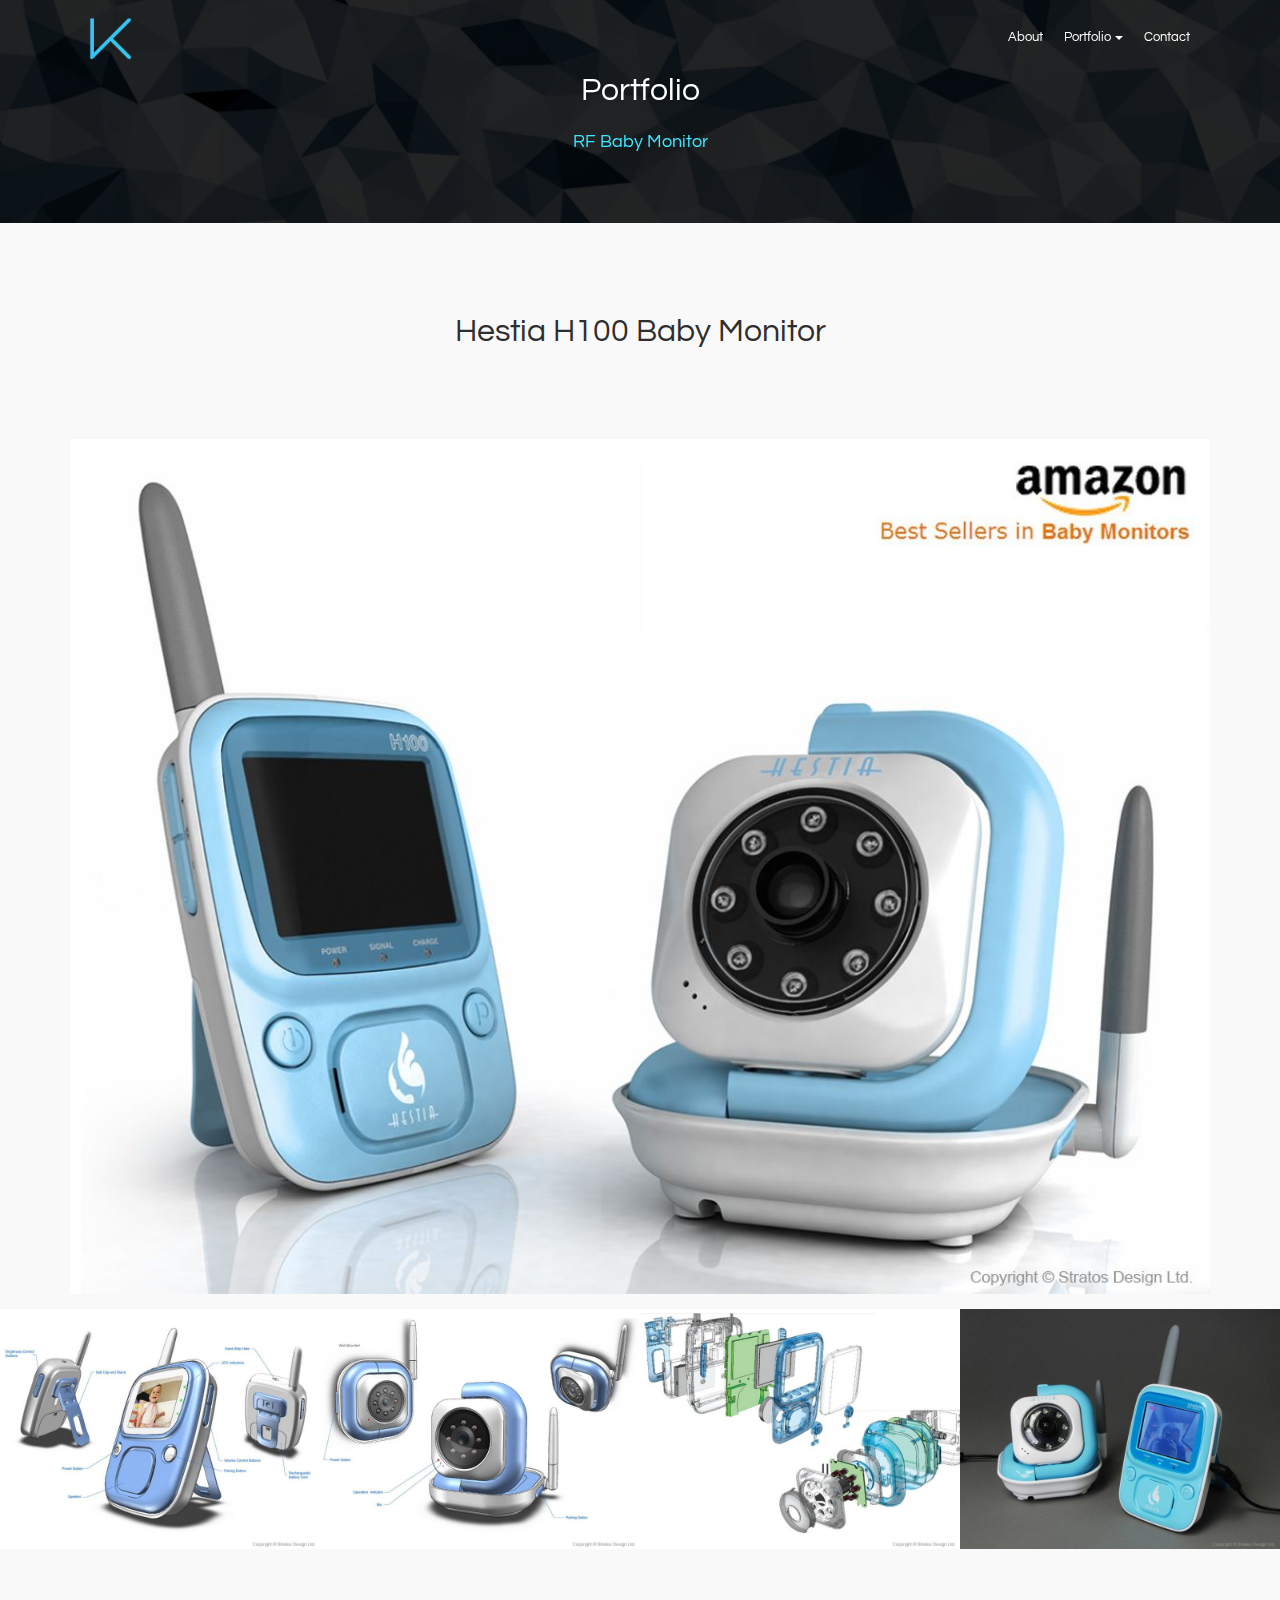
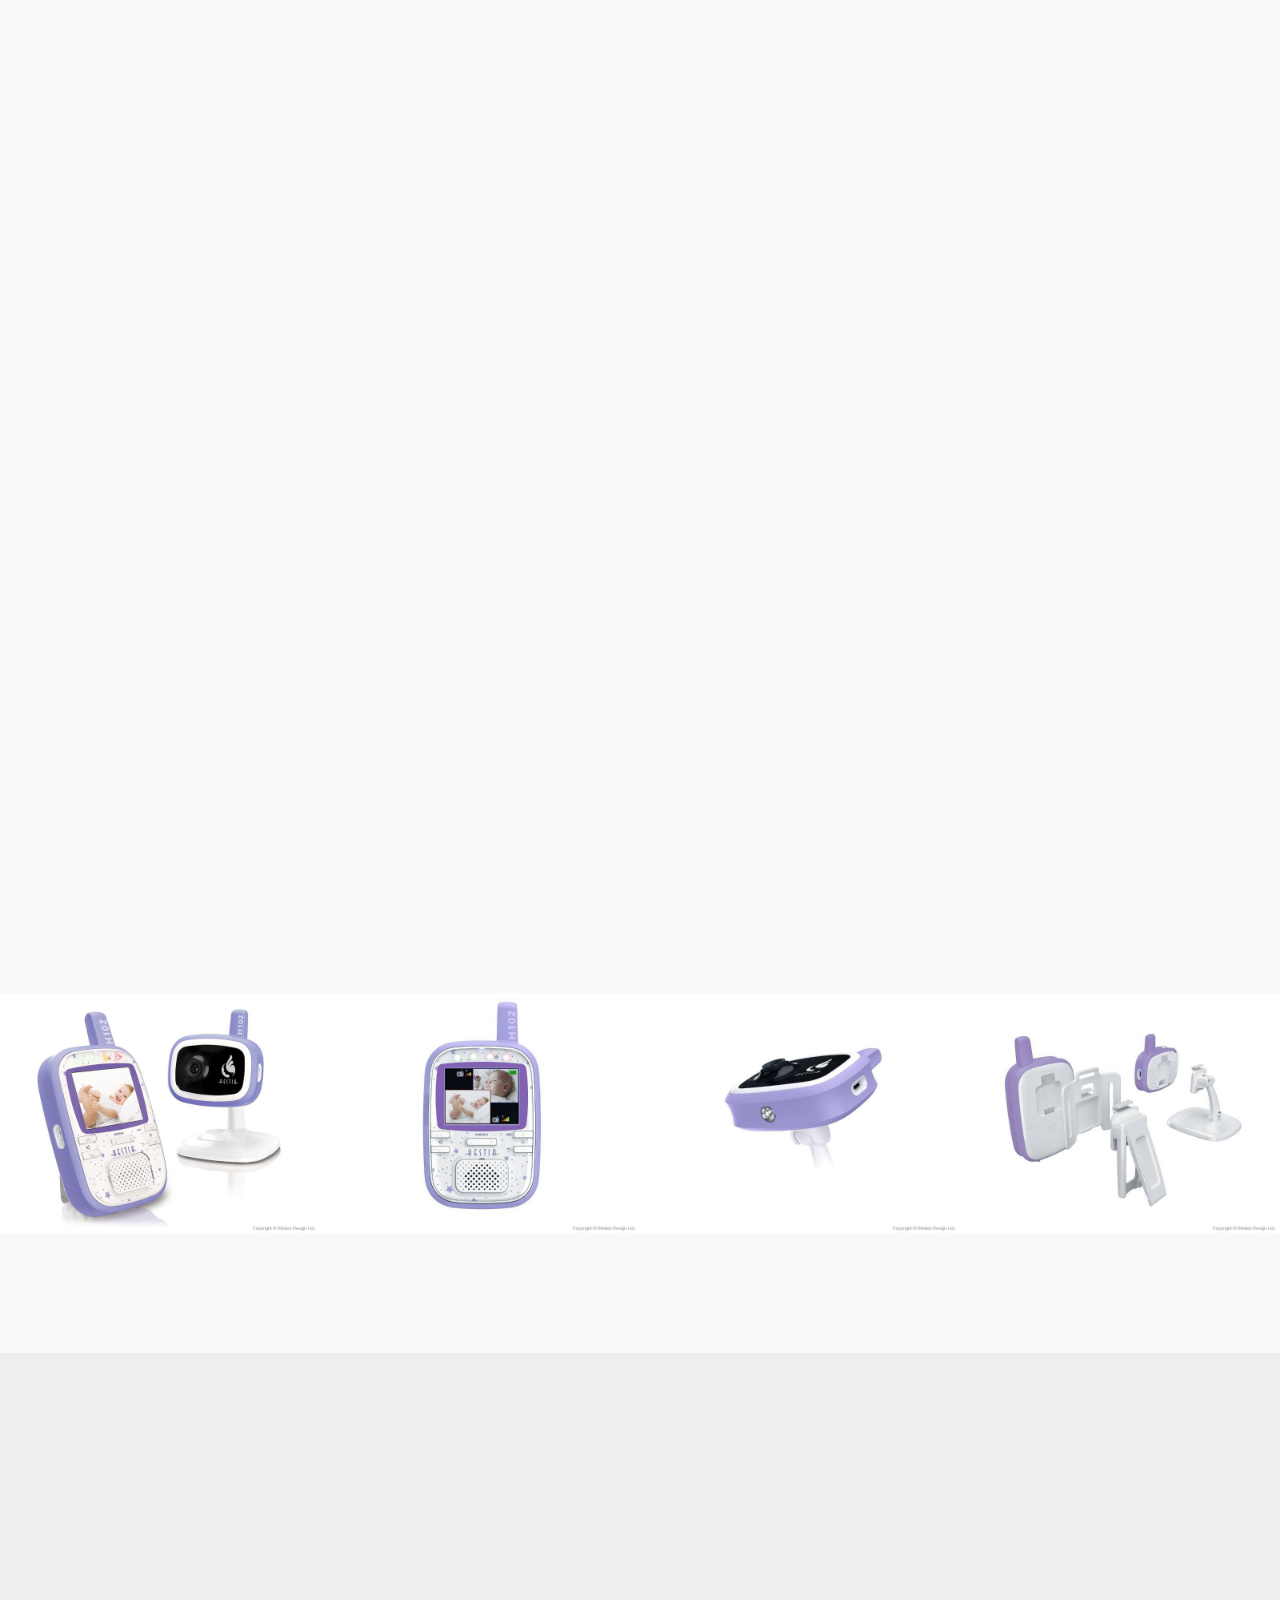
<file: feac04a9f4940ae63df3ebdb28cf824a94baa573/page4.html>
<!DOCTYPE html>
<html  >
<head>
  <!-- Site made with Mobirise Website Builder v5.6.11, https://mobirise.com -->
  <meta charset="UTF-8">
  <meta http-equiv="X-UA-Compatible" content="IE=edge">
  <meta name="generator" content="Mobirise v5.6.11, mobirise.com">
  <meta name="twitter:card" content="summary_large_image"/>
  <meta name="twitter:image:src" content="">
  <meta property="og:image" content="">
  <meta name="twitter:title" content="KEV Portfolio - Baby Monitor">
  <meta name="viewport" content="width=device-width, initial-scale=1, minimum-scale=1">
  <link rel="shortcut icon" href="assets/images/k-logo-b-2-01-128x128-128x128.png" type="image/x-icon">
  <meta name="description" content="">
  
  
  <title>KEV Portfolio - Baby Monitor</title>
  <link rel="stylesheet" href="assets/web/assets/mobirise-icons/mobirise-icons.css">
  <link rel="stylesheet" href="assets/bootstrap/css/bootstrap.min.css">
  <link rel="stylesheet" href="assets/bootstrap/css/bootstrap-grid.min.css">
  <link rel="stylesheet" href="assets/bootstrap/css/bootstrap-reboot.min.css">
  <link rel="stylesheet" href="assets/tether/tether.min.css">
  <link rel="stylesheet" href="assets/animatecss/animate.min.css">
  <link rel="stylesheet" href="assets/dropdown/css/style.css">
  <link rel="stylesheet" href="assets/socicon/css/styles.css">
  <link rel="stylesheet" href="assets/theme/css/style.css">
  <link rel="stylesheet" href="assets/gallery/style.css">
  <link rel="preload" href="https://fonts.googleapis.com/css?family=Questrial:400&display=swap" as="style" onload="this.onload=null;this.rel='stylesheet'">
  <noscript><link rel="stylesheet" href="https://fonts.googleapis.com/css?family=Questrial:400&display=swap"></noscript>
  <link rel="preload" href="https://fonts.googleapis.com/css?family=Nunito:200,300,400,500,600,700,800,900,200i,300i,400i,500i,600i,700i,800i,900i&display=swap" as="style" onload="this.onload=null;this.rel='stylesheet'">
  <noscript><link rel="stylesheet" href="https://fonts.googleapis.com/css?family=Nunito:200,300,400,500,600,700,800,900,200i,300i,400i,500i,600i,700i,800i,900i&display=swap"></noscript>
  <link rel="preload" as="style" href="assets/mobirise/css/mbr-additional.css"><link rel="stylesheet" href="assets/mobirise/css/mbr-additional.css" type="text/css">
  
  
  
  
</head>
<body>
  
  <section class="menu cid-qFKZBi8rt3" once="menu" id="menu1-1y">

    

    <nav class="navbar navbar-expand beta-menu navbar-dropdown align-items-center navbar-fixed-top navbar-toggleable-sm bg-color transparent">
        <button class="navbar-toggler navbar-toggler-right" type="button" data-toggle="collapse" data-target="#navbarSupportedContent" aria-controls="navbarSupportedContent" aria-expanded="false" aria-label="Toggle navigation">
            <div class="hamburger">
                <span></span>
                <span></span>
                <span></span>
                <span></span>
            </div>
        </button>
        <div class="menu-logo">
            <div class="navbar-brand">
                <span class="navbar-logo">
                    <a href="index.html#header2-0">
                         <img src="assets/images/k-logo-b-no-background-3-1-300x300.png" alt="Mobirise" title="" style="height: 3.8rem;">
                    </a>
                </span>
                
            </div>
        </div>
        <div class="collapse navbar-collapse" id="navbarSupportedContent">
            <ul class="navbar-nav nav-dropdown nav-right" data-app-modern-menu="true"><li class="nav-item">
                    <a class="nav-link link text-white display-4" href="index.html#slider1-3x">
                        About</a>
                </li><li class="nav-item dropdown">
                    <a class="nav-link link text-white dropdown-toggle display-4" href="index.html#features18-14" data-toggle="dropdown-submenu" aria-expanded="false">
                        Portfolio</a><div class="dropdown-menu"><a class="text-white dropdown-item text-primary display-4" href="page8.html">Mini Projectors</a><a class="text-white dropdown-item text-primary display-4" href="page10.html" aria-expanded="false">Smart Disinfection Light Bulbs<br></a><a class="text-white dropdown-item text-primary display-4" href="page9.html" aria-expanded="false">Wine Accessories<br></a><a class="text-white dropdown-item display-4" href="page3.html#content5-1c">Kitchen Tools</a><a class="text-white dropdown-item display-4" href="page2.html#content5-1g">RFID Devices</a><a class="text-white dropdown-item display-4" href="page4.html#content5-1z">Baby Monitors</a><a class="text-white dropdown-item display-4" href="page5.html#content5-2k" aria-expanded="false">Sport Equipment<br></a><a class="text-white dropdown-item display-4" href="page7.html#content5-2y" aria-expanded="false">Beauty Care Equipment</a><a class="text-white dropdown-item display-4" href="page6.html#content5-2s" aria-expanded="false">Audio / Video Electronics<br></a></div>
                </li><li class="nav-item"><a class="nav-link link text-white display-4" href="index.html#form4-3z">
                        Contact</a></li></ul>
            
        </div>
    </nav>
</section>

<section class="mbr-section content5 cid-qFKZBiHRPt mbr-parallax-background" id="content5-1z">

    

    

    <div class="container">
        <div class="media-container-row">
            <div class="title col-12 col-md-8">
                <h2 class="align-center mbr-bold mbr-white pb-3 mbr-fonts-style display-2"><span style="font-weight: normal;">Portfolio</span></h2>
                <h3 class="mbr-section-subtitle align-center mbr-light mbr-white pb-3 mbr-fonts-style display-5">RF Baby Monitor</h3>
                
                
            </div>
        </div>
    </div>
</section>

<section class="header4 cid-qGe0hDlnhk" id="header4-2b">

    

    

    <div class="container">
        <div class="row justify-content-md-center">
            <div class="media-content col-md-10">
                <h1 class="mbr-section-title align-center mbr-white pb-3 mbr-bold mbr-fonts-style display-2"><span style="font-weight: normal;">Hestia H100 Baby Monitor</span></h1>
                
                <div class="mbr-text align-center mbr-white pb-3">
                    
                </div>
                
            </div>
            <div class="mbr-figure pt-5">
                <img src="assets/images/baby-monitor-1-1200x900.jpg" alt="Mobirise" title="" style="width: 100%;">
            </div>
        </div>
    </div>
</section>

<section class="mbr-gallery mbr-slider-carousel cid-qFKZBjNY5l" id="gallery3-21">

    

    <div>
        <div><!-- Filter --><!-- Gallery --><div class="mbr-gallery-row"><div class="mbr-gallery-layout-default"><div><div><div class="mbr-gallery-item mbr-gallery-item--p0" data-video-url="false" data-tags="Awesome"><div href="#lb-gallery3-21" data-slide-to="0" data-bs-slide-to="0" data-toggle="modal" data-bs-toggle="modal"><img src="assets/images/baby-monitor-2-1200x900-800x600.jpg" alt=""><span class="icon-focus"></span></div></div><div class="mbr-gallery-item mbr-gallery-item--p0" data-video-url="false" data-tags="Responsive"><div href="#lb-gallery3-21" data-slide-to="1" data-bs-slide-to="1" data-toggle="modal" data-bs-toggle="modal"><img src="assets/images/baby-monitor-3-1200x900-800x600.jpg" alt=""><span class="icon-focus"></span></div></div><div class="mbr-gallery-item mbr-gallery-item--p0" data-video-url="false" data-tags="Animated"><div href="#lb-gallery3-21" data-slide-to="2" data-bs-slide-to="2" data-toggle="modal" data-bs-toggle="modal"><img src="assets/images/baby-monitor-4-1200x900-800x600.jpg" alt=""><span class="icon-focus"></span></div></div><div class="mbr-gallery-item mbr-gallery-item--p0" data-video-url="false" data-tags="Animated"><div href="#lb-gallery3-21" data-slide-to="3" data-bs-slide-to="3" data-toggle="modal" data-bs-toggle="modal"><img src="assets/images/baby-monitor-5-1200x900-800x600-800x600.jpg" alt=""><span class="icon-focus"></span></div></div></div></div><div class="clearfix"></div></div></div><!-- Lightbox --><div data-app-prevent-settings="" class="mbr-slider modal fade carousel slide" tabindex="-1" data-keyboard="true" data-bs-keyboard="true" data-interval="false" data-bs-interval="false" id="lb-gallery3-21"><div class="modal-dialog"><div class="modal-content"><div class="modal-body"><div class="carousel-inner"><div class="carousel-item active"><img src="assets/images/baby-monitor-2-1200x900.jpg" alt=""></div><div class="carousel-item"><img src="assets/images/baby-monitor-3-1200x900.jpg" alt=""></div><div class="carousel-item"><img src="assets/images/baby-monitor-4-1200x900.jpg" alt=""></div><div class="carousel-item"><img src="assets/images/baby-monitor-5-1200x900-800x600.jpg" alt=""></div></div><a class="carousel-control carousel-control-prev" role="button" data-slide="prev" data-bs-slide="prev" href="#lb-gallery3-21"><span class="mbri-left mbr-iconfont" aria-hidden="true"></span><span class="sr-only visually-hidden">Previous</span></a><a class="carousel-control carousel-control-next" role="button" data-slide="next" data-bs-slide="next" href="#lb-gallery3-21"><span class="mbri-right mbr-iconfont" aria-hidden="true"></span><span class="sr-only visually-hidden">Next</span></a><a class="close" href="#" role="button" data-dismiss="modal" data-bs-dismiss="modal"><span class="sr-only visually-hidden">Close</span></a></div></div></div></div></div>
    </div>

</section>

<section class="header4 cid-qGe8rEcrOe" id="header4-2h">

    

    

    <div class="container">
        <div class="row justify-content-md-center">
            <div class="media-content col-md-10">
                <h1 class="mbr-section-title align-center mbr-white pb-3 mbr-bold mbr-fonts-style display-2"><span style="font-weight: normal;">Hestia H102 Baby Monitor</span></h1>
                
                <div class="mbr-text align-center mbr-white pb-3">
                    
                </div>
                
            </div>
            <div class="mbr-figure pt-5">
                <img src="assets/images/h102-1200x900.jpg" alt="Mobirise" title="" style="width: 95%;">
            </div>
        </div>
    </div>
</section>

<section class="mbr-gallery mbr-slider-carousel cid-qGe8NKiTLu" id="gallery3-2i">

    

    <div>
        <div><!-- Filter --><!-- Gallery --><div class="mbr-gallery-row"><div class="mbr-gallery-layout-default"><div><div><div class="mbr-gallery-item mbr-gallery-item--p0" data-video-url="false" data-tags="Creative"><div href="#lb-gallery3-2i" data-slide-to="0" data-bs-slide-to="0" data-toggle="modal" data-bs-toggle="modal"><img src="assets/images/h102-1200x900-800x600.jpg" alt=""><span class="icon-focus"></span></div></div><div class="mbr-gallery-item mbr-gallery-item--p0" data-video-url="false" data-tags="Awesome"><div href="#lb-gallery3-2i" data-slide-to="1" data-bs-slide-to="1" data-toggle="modal" data-bs-toggle="modal"><img src="assets/images/h102-3-1200x900-800x600.jpg" alt=""><span class="icon-focus"></span></div></div><div class="mbr-gallery-item mbr-gallery-item--p0" data-video-url="false" data-tags="Responsive"><div href="#lb-gallery3-2i" data-slide-to="2" data-bs-slide-to="2" data-toggle="modal" data-bs-toggle="modal"><img src="assets/images/h102-4-1200x900-800x600.jpg" alt=""><span class="icon-focus"></span></div></div><div class="mbr-gallery-item mbr-gallery-item--p0" data-video-url="false" data-tags="Creative"><div href="#lb-gallery3-2i" data-slide-to="3" data-bs-slide-to="3" data-toggle="modal" data-bs-toggle="modal"><img src="assets/images/h102-5-1200x900-800x600.jpg" alt=""><span class="icon-focus"></span></div></div></div></div><div class="clearfix"></div></div></div><!-- Lightbox --><div data-app-prevent-settings="" class="mbr-slider modal fade carousel slide" tabindex="-1" data-keyboard="true" data-bs-keyboard="true" data-interval="false" data-bs-interval="false" id="lb-gallery3-2i"><div class="modal-dialog"><div class="modal-content"><div class="modal-body"><div class="carousel-inner"><div class="carousel-item active"><img src="assets/images/h102-1200x900.jpg" alt=""></div><div class="carousel-item"><img src="assets/images/h102-3-1200x900.jpg" alt=""></div><div class="carousel-item"><img src="assets/images/h102-4-1200x900.jpg" alt=""></div><div class="carousel-item"><img src="assets/images/h102-5-1200x900.jpg" alt=""></div></div><a class="carousel-control carousel-control-prev" role="button" data-slide="prev" data-bs-slide="prev" href="#lb-gallery3-2i"><span class="mbri-left mbr-iconfont" aria-hidden="true"></span><span class="sr-only visually-hidden">Previous</span></a><a class="carousel-control carousel-control-next" role="button" data-slide="next" data-bs-slide="next" href="#lb-gallery3-2i"><span class="mbri-right mbr-iconfont" aria-hidden="true"></span><span class="sr-only visually-hidden">Next</span></a><a class="close" href="#" role="button" data-dismiss="modal" data-bs-dismiss="modal"><span class="sr-only visually-hidden">Close</span></a></div></div></div></div></div>
    </div>

</section>

<section class="mbr-section article content1 cid-tfaHaSHQCT" id="content1-66">
    
     

    <div class="container">
        <div class="media-container-row">
            <div class="mbr-text col-12 mbr-fonts-style display-7 col-md-8"></div>
        </div>
    </div>
</section>

<section class="footer3 cid-qHad6QpyQr mbr-parallax-background" id="footer3-4n">

    

    

    <div class="container">
        <div class="media-container-row content">
            <div class="col-md-2 col-sm-4">
                <div class="mb-3 img-logo">
                    
                         <img src="assets/images/k-logo-b-no-background-3-1-300x300.png" alt="" title="">
                    
                </div>
                <p class="mbr-fonts-style foot-logo display-7"><a href="#top">www.KEV.com.hk</a></p>
            </div>
            <div class="col-md-3 col-sm-4">
                <p class="mb-4 mbr-fonts-style foot-title display-7"></p>
                <p class="mbr-text mbr-links-column mbr-fonts-style display-7">
                    <a href="index.html#slider1-3x" class="text-success">About</a><br><br><a href="index.html#features18-14">Portfolio</a><br><br><a href="index.html#form4-3z">Contact</a><br></p>
            </div>
            <div class="col-md-3 col-sm-4">
                <p class="mb-4 mbr-fonts-style foot-title display-7"></p>
                <p class="mbr-text mbr-fonts-style mbr-links-column display-7"></p>
            </div>
            <div class="col-md-4 col-sm-12">
                <p class="mb-4 mbr-fonts-style foot-title display-7"></p>
                <p class="mbr-text form-text mbr-fonts-style display-7"><em><a href="index.html#form4-3z">Contact us</a></em></p>
                <div class="media-container-column" data-form-type="formoid">
                    <div data-form-alert="" hidden="" class="align-center">Thanks for your Email address!
I will contact you soon.</div>

                    <form class="form-inline" action="https://mobirise.eu/" method="post" data-verified="" data-form-title="Mobirise Form">
                        <input type="hidden" value="tAcO06MA2f0Wr0OGLL7q5uld8WcVmptD7bB/dWORv+XkSEJsy4COcmreSVTf3eE9VwPXjoq70qC+0tKzu1+IenYFZ2AprvTxceFh/7D0mx3eBiCQCy1DWEmypzZr90L8" data-form-email="true">
                        <div class="form-group">
                            <input type="email" class="form-control input-sm input-inverse my-2" name="email" required="" data-form-field="Email" placeholder="Email" id="email-footer3-4n">
                        </div>
                        <div class="input-group-btn m-2"><button href="" class="btn btn-primary display-4" type="submit" role="button"><span class="mbri-letter mbr-iconfont mbr-iconfont-btn"></span>Send</button></div>
                    </form>
                </div>

            </div>
        </div>
        <div class="footer-lower">
            <div class="media-container-row">
                <div class="col-sm-12">
                    <hr>
                </div>
            </div>
            <div class="media-container-row">
                <div class="col-sm-6 copyright">
                    <p class="mbr-text mbr-fonts-style display-7">© Copyright 2018 &nbsp;KEV.com.hk - All Rights Reserved</p>
                </div>
                <div class="col-md-6">
                    
                </div>
            </div>
        </div>
    </div>
</section><section class="display-7" style="padding: 0;align-items: center;justify-content: center;flex-wrap: wrap;    align-content: center;display: flex;position: relative;height: 4rem;"><a href="https://mobiri.se/493801" style="flex: 1 1;height: 4rem;position: absolute;width: 100%;z-index: 1;"><img alt="" style="height: 4rem;" src="[data-uri]"></a><p style="margin: 0;text-align: center;" class="display-7">Created with &#8204;</p><a style="z-index:1" href="https://mobirise.com"> Free Website  Software</a></section><script src="assets/popper/popper.min.js"></script>  <script src="assets/web/assets/jquery/jquery.min.js"></script>  <script src="assets/bootstrap/js/bootstrap.min.js"></script>  <script src="assets/tether/tether.min.js"></script>  <script src="assets/smoothscroll/smooth-scroll.js"></script>  <script src="assets/viewportchecker/jquery.viewportchecker.js"></script>  <script src="assets/dropdown/js/nav-dropdown.js"></script>  <script src="assets/dropdown/js/navbar-dropdown.js"></script>  <script src="assets/touchswipe/jquery.touch-swipe.min.js"></script>  <script src="assets/parallax/jarallax.min.js"></script>  <script src="assets/masonry/masonry.pkgd.min.js"></script>  <script src="assets/imagesloaded/imagesloaded.pkgd.min.js"></script>  <script src="assets/bootstrapcarouselswipe/bootstrap-carousel-swipe.js"></script>  <script src="assets/vimeoplayer/jquery.mb.vimeo_player.js"></script>  <script src="assets/theme/js/script.js"></script>  <script src="assets/gallery/player.min.js"></script>  <script src="assets/gallery/script.js"></script>  <script src="assets/slidervideo/script.js"></script>  <script src="assets/formoid/formoid.min.js"></script>  
  
  
 <div id="scrollToTop" class="scrollToTop mbr-arrow-up"><a style="text-align: center;"><i class="mbr-arrow-up-icon mbr-arrow-up-icon-cm cm-icon cm-icon-smallarrow-up"></i></a></div>
    <input name="animation" type="hidden">
  </body>
</html>
</file>
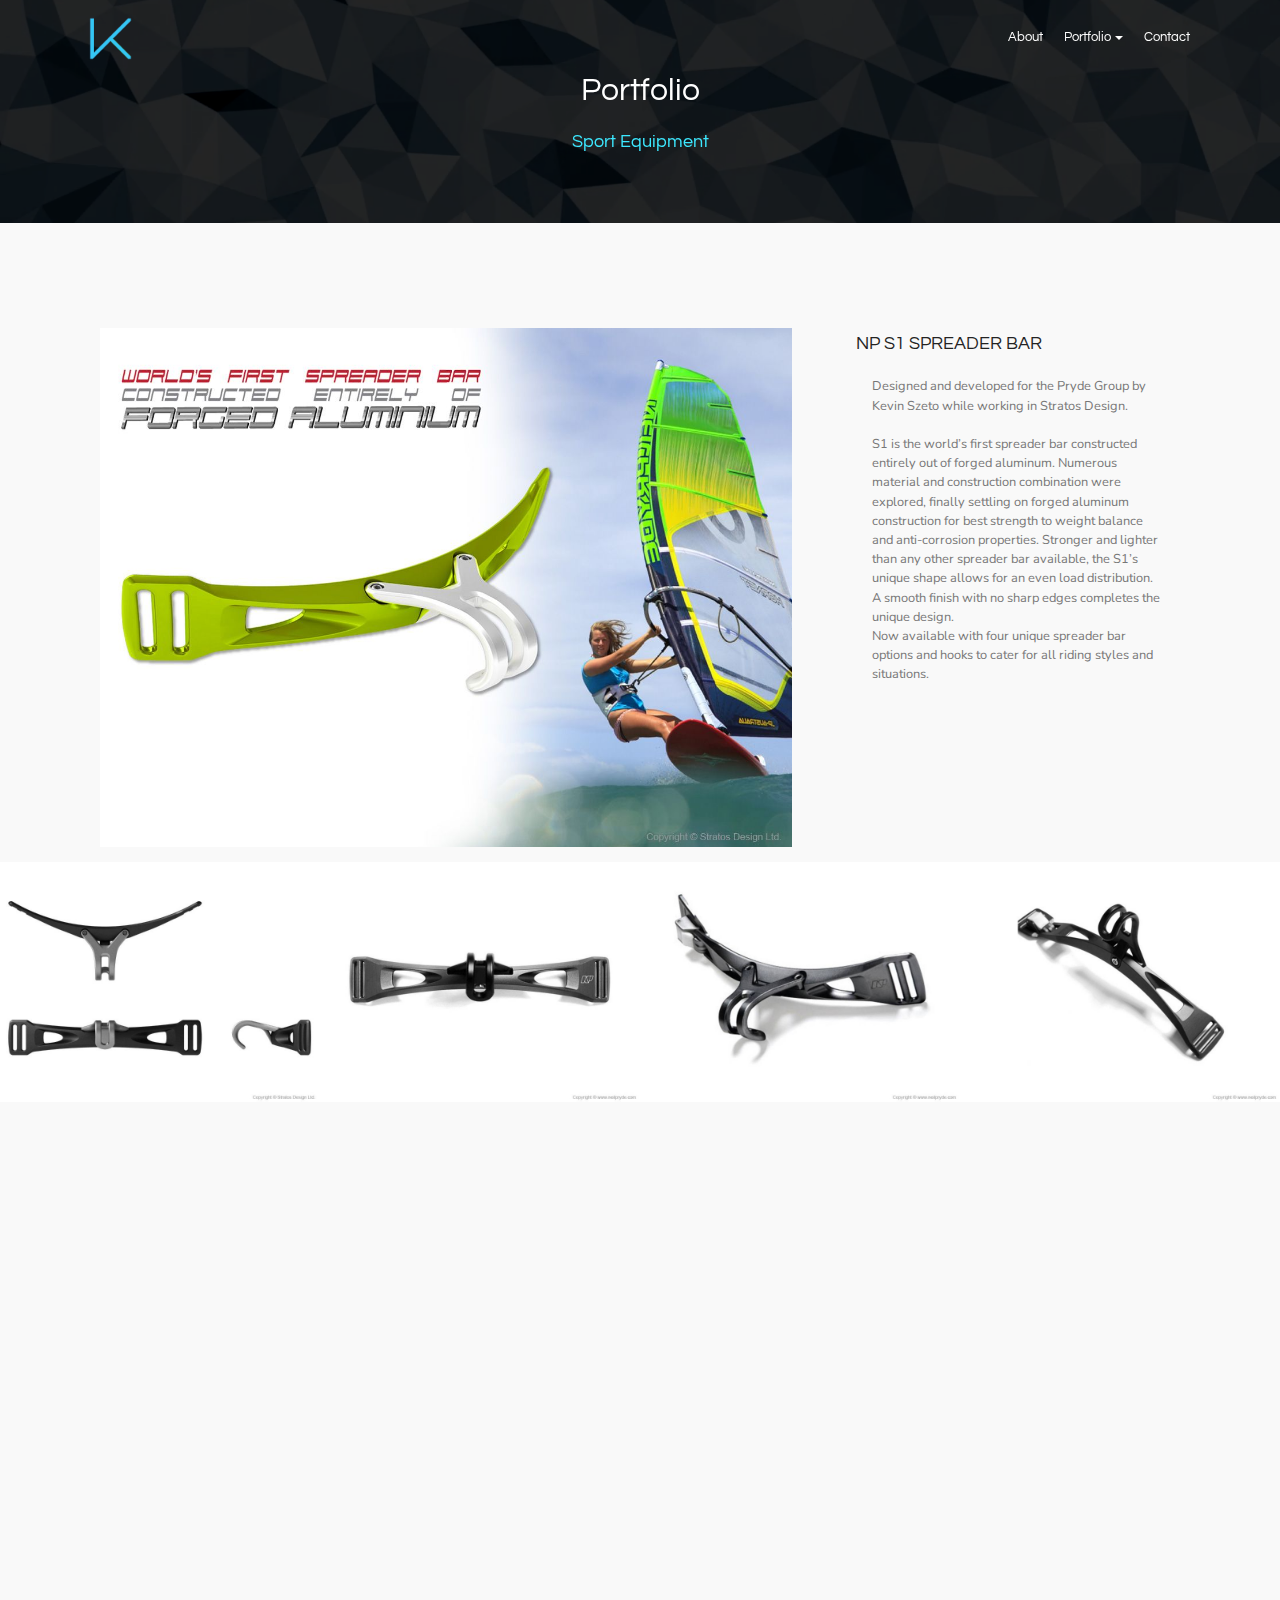
<file: feac04a9f4940ae63df3ebdb28cf824a94baa573/page5.html>
<!DOCTYPE html>
<html  >
<head>
  <!-- Site made with Mobirise Website Builder v5.6.11, https://mobirise.com -->
  <meta charset="UTF-8">
  <meta http-equiv="X-UA-Compatible" content="IE=edge">
  <meta name="generator" content="Mobirise v5.6.11, mobirise.com">
  <meta name="twitter:card" content="summary_large_image"/>
  <meta name="twitter:image:src" content="">
  <meta property="og:image" content="">
  <meta name="twitter:title" content="KEV Portfolio - Sport Equipment">
  <meta name="viewport" content="width=device-width, initial-scale=1, minimum-scale=1">
  <link rel="shortcut icon" href="assets/images/k-logo-b-2-01-128x128-128x128.png" type="image/x-icon">
  <meta name="description" content="">
  
  
  <title>KEV Portfolio - Sport Equipment</title>
  <link rel="stylesheet" href="assets/web/assets/mobirise-icons/mobirise-icons.css">
  <link rel="stylesheet" href="assets/bootstrap/css/bootstrap.min.css">
  <link rel="stylesheet" href="assets/bootstrap/css/bootstrap-grid.min.css">
  <link rel="stylesheet" href="assets/bootstrap/css/bootstrap-reboot.min.css">
  <link rel="stylesheet" href="assets/tether/tether.min.css">
  <link rel="stylesheet" href="assets/animatecss/animate.min.css">
  <link rel="stylesheet" href="assets/dropdown/css/style.css">
  <link rel="stylesheet" href="assets/socicon/css/styles.css">
  <link rel="stylesheet" href="assets/theme/css/style.css">
  <link rel="stylesheet" href="assets/gallery/style.css">
  <link rel="preload" href="https://fonts.googleapis.com/css?family=Questrial:400&display=swap" as="style" onload="this.onload=null;this.rel='stylesheet'">
  <noscript><link rel="stylesheet" href="https://fonts.googleapis.com/css?family=Questrial:400&display=swap"></noscript>
  <link rel="preload" href="https://fonts.googleapis.com/css?family=Nunito:200,300,400,500,600,700,800,900,200i,300i,400i,500i,600i,700i,800i,900i&display=swap" as="style" onload="this.onload=null;this.rel='stylesheet'">
  <noscript><link rel="stylesheet" href="https://fonts.googleapis.com/css?family=Nunito:200,300,400,500,600,700,800,900,200i,300i,400i,500i,600i,700i,800i,900i&display=swap"></noscript>
  <link rel="preload" as="style" href="assets/mobirise/css/mbr-additional.css"><link rel="stylesheet" href="assets/mobirise/css/mbr-additional.css" type="text/css">
  
  
  
  
</head>
<body>
  
  <section class="menu cid-qGebqWMAgV" once="menu" id="menu1-2j">

    

    <nav class="navbar navbar-expand beta-menu navbar-dropdown align-items-center navbar-fixed-top navbar-toggleable-sm bg-color transparent">
        <button class="navbar-toggler navbar-toggler-right" type="button" data-toggle="collapse" data-target="#navbarSupportedContent" aria-controls="navbarSupportedContent" aria-expanded="false" aria-label="Toggle navigation">
            <div class="hamburger">
                <span></span>
                <span></span>
                <span></span>
                <span></span>
            </div>
        </button>
        <div class="menu-logo">
            <div class="navbar-brand">
                <span class="navbar-logo">
                    <a href="index.html#header2-0">
                         <img src="assets/images/k-logo-b-no-background-3-1-300x300.png" alt="Mobirise" title="" style="height: 3.8rem;">
                    </a>
                </span>
                
            </div>
        </div>
        <div class="collapse navbar-collapse" id="navbarSupportedContent">
            <ul class="navbar-nav nav-dropdown nav-right" data-app-modern-menu="true"><li class="nav-item">
                    <a class="nav-link link text-white display-4" href="index.html#slider1-3x">
                        About</a>
                </li><li class="nav-item dropdown">
                    <a class="nav-link link text-white dropdown-toggle display-4" href="index.html#features18-14" data-toggle="dropdown-submenu" aria-expanded="false">
                        Portfolio</a><div class="dropdown-menu"><a class="text-white dropdown-item text-primary display-4" href="page8.html">Mini Projectors</a><a class="text-white dropdown-item text-primary display-4" href="page10.html" aria-expanded="false">Smart Disinfection Light Bulbs<br></a><a class="text-white dropdown-item text-primary display-4" href="page9.html" aria-expanded="false">Wine Accessories<br></a><a class="text-white dropdown-item display-4" href="page3.html#content5-1c">Kitchen Tools</a><a class="text-white dropdown-item display-4" href="page2.html#content5-1g">RFID Devices</a><a class="text-white dropdown-item display-4" href="page4.html#content5-1z">Baby Monitors</a><a class="text-white dropdown-item display-4" href="page5.html#content5-2k" aria-expanded="false">Sport Equipment<br></a><a class="text-white dropdown-item display-4" href="page7.html#content5-2y" aria-expanded="false">Beauty Care Equipment</a><a class="text-white dropdown-item display-4" href="page6.html#content5-2s" aria-expanded="false">Audio / Video Electronics<br></a></div>
                </li><li class="nav-item"><a class="nav-link link text-white display-4" href="index.html#form4-3z">
                        Contact</a></li></ul>
            
        </div>
    </nav>
</section>

<section class="mbr-section content5 cid-qGebqXqGtB mbr-parallax-background" id="content5-2k">

    

    

    <div class="container">
        <div class="media-container-row">
            <div class="title col-12 col-md-8">
                <h2 class="align-center mbr-bold mbr-white pb-3 mbr-fonts-style display-2"><span style="font-weight: normal;">Portfolio</span></h2>
                <h3 class="mbr-section-subtitle align-center mbr-light mbr-white pb-3 mbr-fonts-style display-5">Sport Equipment</h3>
                
                
            </div>
        </div>
    </div>
</section>

<section class="features11 cid-qGecGb6w5W" id="features11-2p">

    

    

    <div class="container">   
        <div class="col-md-12">
            <div class="media-container-row">
                <div class="mbr-figure" style="width: 70%;">
                    <img src="assets/images/spreader-bar-1-1200x900.jpg" alt="Mobirise" title="">
                </div>
                <div class=" align-left aside-content">
                    <h2 class="mbr-title pt-2 mbr-fonts-style display-5">NP S1 SPREADER BAR</h2>
                    <div class="mbr-section-text">
                        
                    </div>

                    <div class="block-content">
                        <div class="card p-3 pr-3">
                            <div class="media">
                                     
                                <div class="media-body">
                                    
                                </div>
                            </div>                

                            <div class="card-box">
                                <p class="block-text mbr-fonts-style display-7">Designed and developed for the Pryde Group by Kevin Szeto while working in Stratos Design.<br><br>S1 is the world’s first spreader bar constructed entirely out of forged aluminum. Numerous material and construction combination were explored, finally settling on forged aluminum construction for best strength to weight balance and anti-corrosion properties. Stronger and lighter than any other spreader bar available, the S1’s unique shape allows for an even load distribution. A smooth finish with no sharp edges completes the unique design.
<br>Now available with four unique spreader bar options and hooks to cater for all riding styles and situations.<br></p>
                            </div>
                        </div>

                        
                    </div>
                </div>
            </div>
        </div> 
    </div>          
</section>

<section class="mbr-gallery mbr-slider-carousel cid-qGelz4yi7F" id="gallery3-2q">

    

    <div>
        <div><!-- Filter --><!-- Gallery --><div class="mbr-gallery-row"><div class="mbr-gallery-layout-default"><div><div><div class="mbr-gallery-item mbr-gallery-item--p0" data-video-url="false" data-tags="Animated"><div href="#lb-gallery3-2q" data-slide-to="0" data-bs-slide-to="0" data-toggle="modal" data-bs-toggle="modal"><img src="assets/images/spreader-bar-5-1200x900-800x600.jpg" alt=""><span class="icon-focus"></span></div></div><div class="mbr-gallery-item mbr-gallery-item--p0" data-video-url="false" data-tags="Awesome"><div href="#lb-gallery3-2q" data-slide-to="1" data-bs-slide-to="1" data-toggle="modal" data-bs-toggle="modal"><img src="assets/images/spreader-bar-4-1200x900-800x600.jpg" alt=""><span class="icon-focus"></span></div></div><div class="mbr-gallery-item mbr-gallery-item--p0" data-video-url="false" data-tags="Awesome"><div href="#lb-gallery3-2q" data-slide-to="2" data-bs-slide-to="2" data-toggle="modal" data-bs-toggle="modal"><img src="assets/images/spreader-bar-2-1200x900-800x600.jpg" alt=""><span class="icon-focus"></span></div></div><div class="mbr-gallery-item mbr-gallery-item--p0" data-video-url="false" data-tags="Awesome"><div href="#lb-gallery3-2q" data-slide-to="3" data-bs-slide-to="3" data-toggle="modal" data-bs-toggle="modal"><img src="assets/images/spreader-bar-3-1200x900-800x600.jpg" alt=""><span class="icon-focus"></span></div></div></div></div><div class="clearfix"></div></div></div><!-- Lightbox --><div data-app-prevent-settings="" class="mbr-slider modal fade carousel slide" tabindex="-1" data-keyboard="true" data-bs-keyboard="true" data-interval="false" data-bs-interval="false" id="lb-gallery3-2q"><div class="modal-dialog"><div class="modal-content"><div class="modal-body"><div class="carousel-inner"><div class="carousel-item"><img src="assets/images/spreader-bar-5-1200x900.jpg" alt=""></div><div class="carousel-item"><img src="assets/images/spreader-bar-4-1200x900.jpg" alt=""></div><div class="carousel-item"><img src="assets/images/spreader-bar-2-1200x900.jpg" alt=""></div><div class="carousel-item active"><img src="assets/images/spreader-bar-3-1200x900.jpg" alt=""></div></div><a class="carousel-control carousel-control-prev" role="button" data-slide="prev" data-bs-slide="prev" href="#lb-gallery3-2q"><span class="mbri-left mbr-iconfont" aria-hidden="true"></span><span class="sr-only visually-hidden">Previous</span></a><a class="carousel-control carousel-control-next" role="button" data-slide="next" data-bs-slide="next" href="#lb-gallery3-2q"><span class="mbri-right mbr-iconfont" aria-hidden="true"></span><span class="sr-only visually-hidden">Next</span></a><a class="close" href="#" role="button" data-dismiss="modal" data-bs-dismiss="modal"><span class="sr-only visually-hidden">Close</span></a></div></div></div></div></div>
    </div>

</section>

<section class="header4 cid-qGeCrYlvBC" id="header4-2w">

    

    

    <div class="container">
        <div class="row justify-content-md-center">
            <div class="media-content col-md-10">
                <h1 class="mbr-section-title align-center mbr-white pb-3 mbr-bold mbr-fonts-style display-2"><span style="font-weight: normal;">Electric Bike</span></h1>
                
                <div class="mbr-text align-center mbr-white pb-3">
                    
                </div>
                
            </div>
            <div class="mbr-figure pt-5">
                <img src="assets/images/sport-1-1200x900.jpg" alt="Mobirise" title="" style="width: 95%;">
            </div>
        </div>
    </div>
</section>

<section class="footer3 cid-qHadciV215 mbr-parallax-background" id="footer3-4o">

    

    

    <div class="container">
        <div class="media-container-row content">
            <div class="col-md-2 col-sm-4">
                <div class="mb-3 img-logo">
                    
                         <img src="assets/images/k-logo-b-no-background-3-1-300x300.png" alt="" title="">
                    
                </div>
                <p class="mbr-fonts-style foot-logo display-7"><a href="#top">www.KEV.com.hk</a></p>
            </div>
            <div class="col-md-3 col-sm-4">
                <p class="mb-4 mbr-fonts-style foot-title display-7"></p>
                <p class="mbr-text mbr-links-column mbr-fonts-style display-7">
                    <a href="index.html#slider1-3x" class="text-success">About</a><br><br><a href="index.html#features18-14">Portfolio</a><br><br><a href="index.html#form4-3z">Contact</a><br></p>
            </div>
            <div class="col-md-3 col-sm-4">
                <p class="mb-4 mbr-fonts-style foot-title display-7"></p>
                <p class="mbr-text mbr-fonts-style mbr-links-column display-7"></p>
            </div>
            <div class="col-md-4 col-sm-12">
                <p class="mb-4 mbr-fonts-style foot-title display-7"></p>
                <p class="mbr-text form-text mbr-fonts-style display-7"><em><a href="index.html#form4-3z">Contact us</a></em></p>
                <div class="media-container-column" data-form-type="formoid">
                    <div data-form-alert="" hidden="" class="align-center">Thanks for your Email address!
I will contact you soon.</div>

                    <form class="form-inline" action="https://mobirise.eu/" method="post" data-verified="" data-form-title="Mobirise Form">
                        <input type="hidden" value="vugFAtUCji3VRwJ0z2zvmggDRXPgXjg6kOPNZ9ND7Rsl/U6Mdl1nW0c0fCJ0eaXd/a/siU6ag+KTSvS9RtR3QKDywviKQETBqVLol+bgXcg7b7SXau+bHagKzjaHQtXw" data-form-email="true">
                        <div class="form-group">
                            <input type="email" class="form-control input-sm input-inverse my-2" name="email" required="" data-form-field="Email" placeholder="Email" id="email-footer3-4o">
                        </div>
                        <div class="input-group-btn m-2"><button href="" class="btn btn-primary display-4" type="submit" role="button"><span class="mbri-letter mbr-iconfont mbr-iconfont-btn"></span>Send</button></div>
                    </form>
                </div>

            </div>
        </div>
        <div class="footer-lower">
            <div class="media-container-row">
                <div class="col-sm-12">
                    <hr>
                </div>
            </div>
            <div class="media-container-row">
                <div class="col-sm-6 copyright">
                    <p class="mbr-text mbr-fonts-style display-7">© Copyright 2018 &nbsp;KEV.com.hk - All Rights Reserved</p>
                </div>
                <div class="col-md-6">
                    
                </div>
            </div>
        </div>
    </div>
</section><section class="display-7" style="padding: 0;align-items: center;justify-content: center;flex-wrap: wrap;    align-content: center;display: flex;position: relative;height: 4rem;"><a href="https://mobiri.se/493801" style="flex: 1 1;height: 4rem;position: absolute;width: 100%;z-index: 1;"><img alt="" style="height: 4rem;" src="[data-uri]"></a><p style="margin: 0;text-align: center;" class="display-7">Built with Mobirise &#8204;</p><a style="z-index:1" href="https://mobirise.com/website-design-software.html">Free Web Page Design Software</a></section><script src="assets/popper/popper.min.js"></script>  <script src="assets/web/assets/jquery/jquery.min.js"></script>  <script src="assets/bootstrap/js/bootstrap.min.js"></script>  <script src="assets/tether/tether.min.js"></script>  <script src="assets/smoothscroll/smooth-scroll.js"></script>  <script src="assets/viewportchecker/jquery.viewportchecker.js"></script>  <script src="assets/dropdown/js/nav-dropdown.js"></script>  <script src="assets/dropdown/js/navbar-dropdown.js"></script>  <script src="assets/touchswipe/jquery.touch-swipe.min.js"></script>  <script src="assets/parallax/jarallax.min.js"></script>  <script src="assets/masonry/masonry.pkgd.min.js"></script>  <script src="assets/imagesloaded/imagesloaded.pkgd.min.js"></script>  <script src="assets/bootstrapcarouselswipe/bootstrap-carousel-swipe.js"></script>  <script src="assets/vimeoplayer/jquery.mb.vimeo_player.js"></script>  <script src="assets/theme/js/script.js"></script>  <script src="assets/gallery/player.min.js"></script>  <script src="assets/gallery/script.js"></script>  <script src="assets/slidervideo/script.js"></script>  <script src="assets/formoid/formoid.min.js"></script>  
  
  
 <div id="scrollToTop" class="scrollToTop mbr-arrow-up"><a style="text-align: center;"><i class="mbr-arrow-up-icon mbr-arrow-up-icon-cm cm-icon cm-icon-smallarrow-up"></i></a></div>
    <input name="animation" type="hidden">
  </body>
</html>
</file>
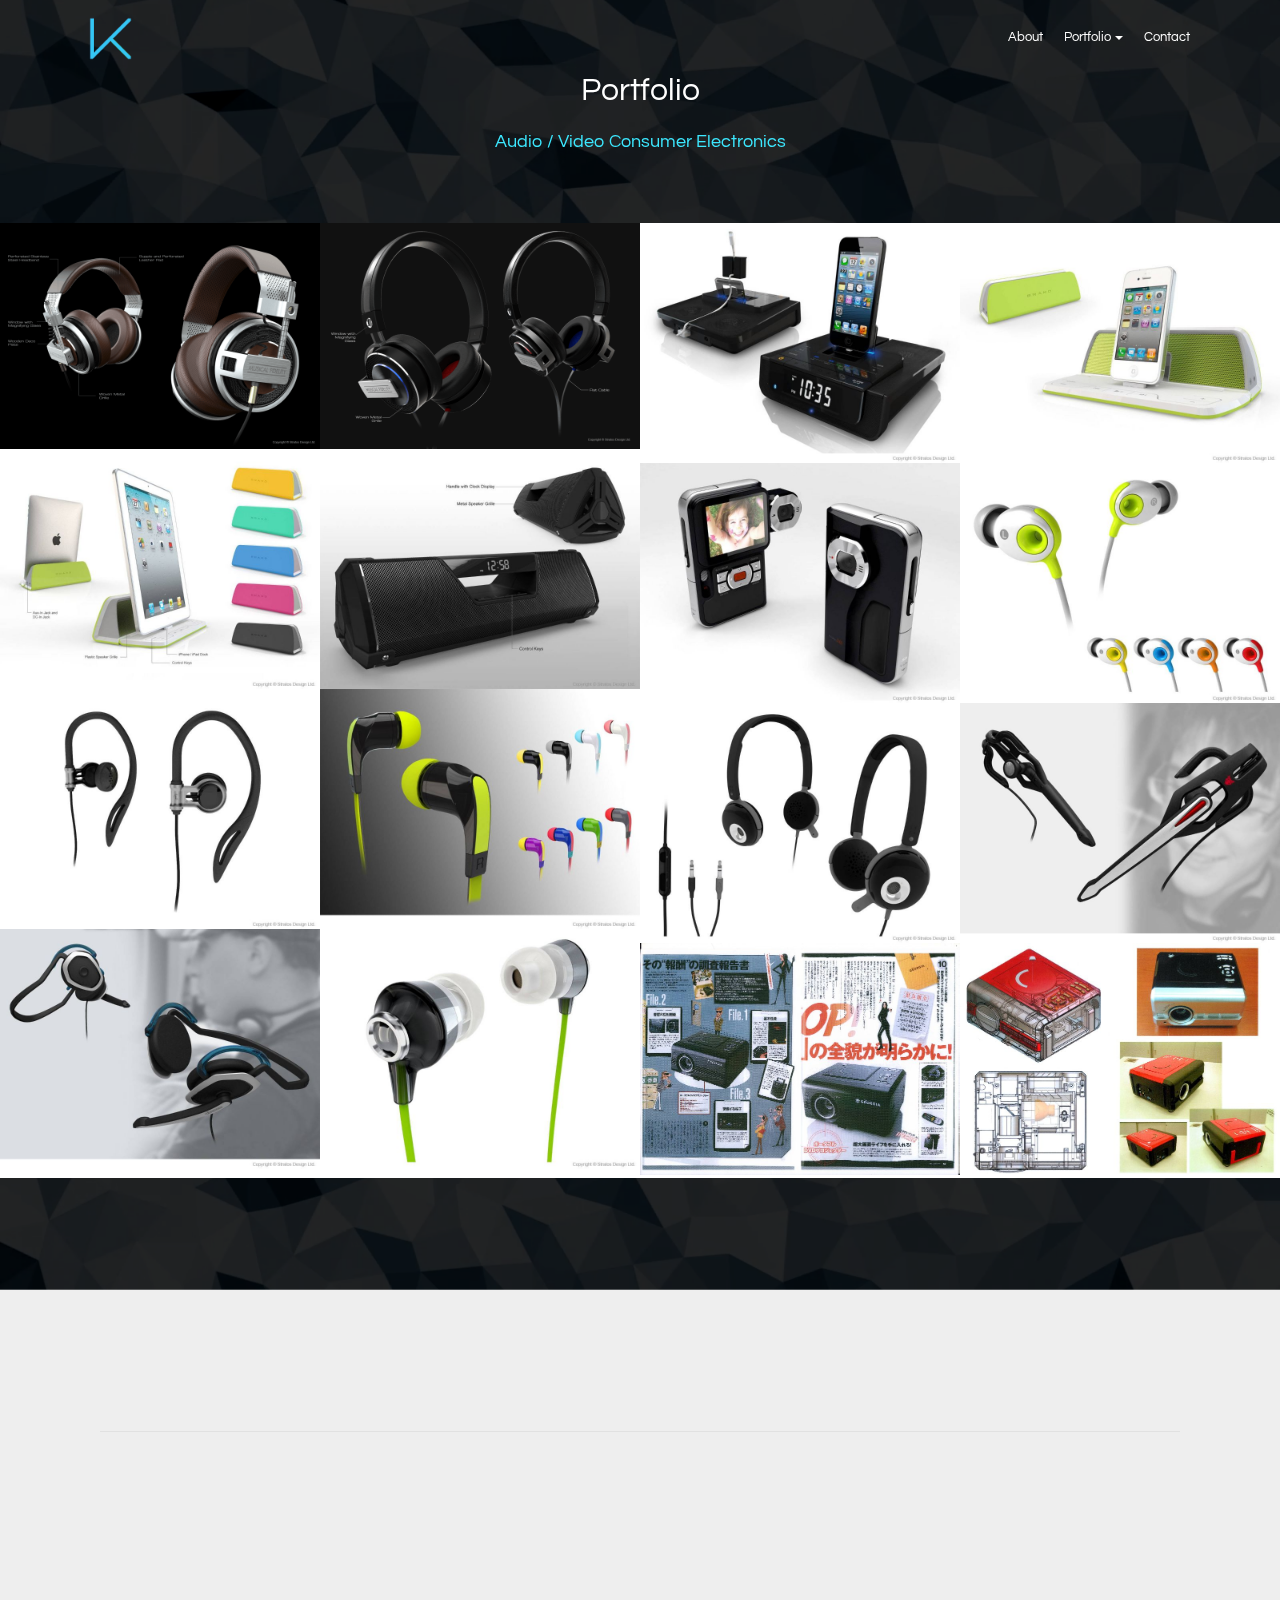
<file: feac04a9f4940ae63df3ebdb28cf824a94baa573/page6.html>
<!DOCTYPE html>
<html  >
<head>
  <!-- Site made with Mobirise Website Builder v5.6.11, https://mobirise.com -->
  <meta charset="UTF-8">
  <meta http-equiv="X-UA-Compatible" content="IE=edge">
  <meta name="generator" content="Mobirise v5.6.11, mobirise.com">
  <meta name="twitter:card" content="summary_large_image"/>
  <meta name="twitter:image:src" content="">
  <meta property="og:image" content="">
  <meta name="twitter:title" content="KEY Portfolio - Audio / Video Consumer Electronics">
  <meta name="viewport" content="width=device-width, initial-scale=1, minimum-scale=1">
  <link rel="shortcut icon" href="assets/images/k-logo-b-2-01-128x128-128x128.png" type="image/x-icon">
  <meta name="description" content="">
  
  
  <title>KEY Portfolio - Audio / Video Consumer Electronics</title>
  <link rel="stylesheet" href="assets/web/assets/mobirise-icons/mobirise-icons.css">
  <link rel="stylesheet" href="assets/bootstrap/css/bootstrap.min.css">
  <link rel="stylesheet" href="assets/bootstrap/css/bootstrap-grid.min.css">
  <link rel="stylesheet" href="assets/bootstrap/css/bootstrap-reboot.min.css">
  <link rel="stylesheet" href="assets/tether/tether.min.css">
  <link rel="stylesheet" href="assets/animatecss/animate.min.css">
  <link rel="stylesheet" href="assets/dropdown/css/style.css">
  <link rel="stylesheet" href="assets/socicon/css/styles.css">
  <link rel="stylesheet" href="assets/theme/css/style.css">
  <link rel="stylesheet" href="assets/gallery/style.css">
  <link rel="preload" href="https://fonts.googleapis.com/css?family=Questrial:400&display=swap" as="style" onload="this.onload=null;this.rel='stylesheet'">
  <noscript><link rel="stylesheet" href="https://fonts.googleapis.com/css?family=Questrial:400&display=swap"></noscript>
  <link rel="preload" href="https://fonts.googleapis.com/css?family=Nunito:200,300,400,500,600,700,800,900,200i,300i,400i,500i,600i,700i,800i,900i&display=swap" as="style" onload="this.onload=null;this.rel='stylesheet'">
  <noscript><link rel="stylesheet" href="https://fonts.googleapis.com/css?family=Nunito:200,300,400,500,600,700,800,900,200i,300i,400i,500i,600i,700i,800i,900i&display=swap"></noscript>
  <link rel="preload" as="style" href="assets/mobirise/css/mbr-additional.css"><link rel="stylesheet" href="assets/mobirise/css/mbr-additional.css" type="text/css">
  
  
  
  
</head>
<body>
  
  <section class="menu cid-qGeqjlph67" once="menu" id="menu1-2r">

    

    <nav class="navbar navbar-expand beta-menu navbar-dropdown align-items-center navbar-fixed-top navbar-toggleable-sm bg-color transparent">
        <button class="navbar-toggler navbar-toggler-right" type="button" data-toggle="collapse" data-target="#navbarSupportedContent" aria-controls="navbarSupportedContent" aria-expanded="false" aria-label="Toggle navigation">
            <div class="hamburger">
                <span></span>
                <span></span>
                <span></span>
                <span></span>
            </div>
        </button>
        <div class="menu-logo">
            <div class="navbar-brand">
                <span class="navbar-logo">
                    <a href="index.html#header2-0">
                         <img src="assets/images/k-logo-b-no-background-3-1-300x300.png" alt="Mobirise" title="" style="height: 3.8rem;">
                    </a>
                </span>
                
            </div>
        </div>
        <div class="collapse navbar-collapse" id="navbarSupportedContent">
            <ul class="navbar-nav nav-dropdown nav-right" data-app-modern-menu="true"><li class="nav-item">
                    <a class="nav-link link text-white display-4" href="index.html#slider1-3x">
                        About</a>
                </li><li class="nav-item dropdown">
                    <a class="nav-link link text-white dropdown-toggle display-4" href="index.html#features18-14" data-toggle="dropdown-submenu" aria-expanded="false">
                        Portfolio</a><div class="dropdown-menu"><a class="text-white dropdown-item text-primary display-4" href="page8.html">Mini Projectors</a><a class="text-white dropdown-item text-primary display-4" href="page10.html" aria-expanded="false">Smart Disinfection Light Bulbs<br></a><a class="text-white dropdown-item text-primary display-4" href="page9.html" aria-expanded="false">Wine Accessories<br></a><a class="text-white dropdown-item display-4" href="page3.html#content5-1c">Kitchen Tools</a><a class="text-white dropdown-item display-4" href="page2.html#content5-1g">RFID Devices</a><a class="text-white dropdown-item display-4" href="page4.html#content5-1z">Baby Monitors</a><a class="text-white dropdown-item display-4" href="page5.html#content5-2k" aria-expanded="false">Sport Equipment<br></a><a class="text-white dropdown-item display-4" href="page7.html#content5-2y" aria-expanded="false">Beauty Care Equipment</a><a class="text-white dropdown-item display-4" href="page6.html#content5-2s" aria-expanded="false">Audio / Video Electronics<br></a></div>
                </li><li class="nav-item"><a class="nav-link link text-white display-4" href="index.html#form4-3z">
                        Contact</a></li></ul>
            
        </div>
    </nav>
</section>

<section class="mbr-section content5 cid-qGeqjlW1Ad mbr-parallax-background" id="content5-2s">

    

    

    <div class="container">
        <div class="media-container-row">
            <div class="title col-12 col-md-8">
                <h2 class="align-center mbr-bold mbr-white pb-3 mbr-fonts-style display-2"><span style="font-weight: normal;">Portfolio</span></h2>
                <h3 class="mbr-section-subtitle align-center mbr-light mbr-white pb-3 mbr-fonts-style display-5">Audio / Video Consumer Electronics</h3>
                
                
            </div>
        </div>
    </div>
</section>

<section class="mbr-gallery mbr-slider-carousel cid-qGezpvetmB" id="gallery3-2v">

    

    <div>
        <div><!-- Filter --><!-- Gallery --><div class="mbr-gallery-row"><div class="mbr-gallery-layout-default"><div><div><div class="mbr-gallery-item mbr-gallery-item--p0" data-video-url="false" data-tags="Animated"><div href="#lb-gallery3-2v" data-slide-to="0" data-bs-slide-to="0" data-toggle="modal" data-bs-toggle="modal"><img src="assets/images/musical-fidelity-headphones-concept-a-1754x1240-800x566.png" alt="" title=""><span class="icon-focus"></span></div></div><div class="mbr-gallery-item mbr-gallery-item--p0" data-video-url="false" data-tags="Animated"><div href="#lb-gallery3-2v" data-slide-to="1" data-bs-slide-to="1" data-toggle="modal" data-bs-toggle="modal"><img src="assets/images/musical-fidelity-headphones-concept-c03-1754x1240-800x566.png" alt="" title=""><span class="icon-focus"></span></div></div><div class="mbr-gallery-item mbr-gallery-item--p0" data-video-url="false" data-tags="Awesome"><div href="#lb-gallery3-2v" data-slide-to="2" data-bs-slide-to="2" data-toggle="modal" data-bs-toggle="modal"><img src="assets/images/av-1-1200x900-800x600.jpg" alt=""><span class="icon-focus"></span></div></div><div class="mbr-gallery-item mbr-gallery-item--p0" data-video-url="false" data-tags="Responsive"><div href="#lb-gallery3-2v" data-slide-to="3" data-bs-slide-to="3" data-toggle="modal" data-bs-toggle="modal"><img src="assets/images/av-2-1200x900-800x600.jpg" alt=""><span class="icon-focus"></span></div></div><div class="mbr-gallery-item mbr-gallery-item--p0" data-video-url="false" data-tags="Creative"><div href="#lb-gallery3-2v" data-slide-to="4" data-bs-slide-to="4" data-toggle="modal" data-bs-toggle="modal"><img src="assets/images/av-3-1200x900-800x600.jpg" alt=""><span class="icon-focus"></span></div></div><div class="mbr-gallery-item mbr-gallery-item--p0" data-video-url="false" data-tags="Animated"><div href="#lb-gallery3-2v" data-slide-to="5" data-bs-slide-to="5" data-toggle="modal" data-bs-toggle="modal"><img src="assets/images/av-4-1200x900-800x600.jpg" alt=""><span class="icon-focus"></span></div></div><div class="mbr-gallery-item mbr-gallery-item--p0" data-video-url="false" data-tags="Awesome"><div href="#lb-gallery3-2v" data-slide-to="6" data-bs-slide-to="6" data-toggle="modal" data-bs-toggle="modal"><img src="assets/images/av-5-1200x900-800x600.jpg" alt=""><span class="icon-focus"></span></div></div><div class="mbr-gallery-item mbr-gallery-item--p0" data-video-url="false" data-tags="Awesome"><div href="#lb-gallery3-2v" data-slide-to="7" data-bs-slide-to="7" data-toggle="modal" data-bs-toggle="modal"><img src="assets/images/av-6-1200x900-800x600.jpg" alt=""><span class="icon-focus"></span></div></div><div class="mbr-gallery-item mbr-gallery-item--p0" data-video-url="false" data-tags="Responsive"><div href="#lb-gallery3-2v" data-slide-to="8" data-bs-slide-to="8" data-toggle="modal" data-bs-toggle="modal"><img src="assets/images/av7-1200x900-800x600.jpg" alt=""><span class="icon-focus"></span></div></div><div class="mbr-gallery-item mbr-gallery-item--p0" data-video-url="false" data-tags="Animated"><div href="#lb-gallery3-2v" data-slide-to="9" data-bs-slide-to="9" data-toggle="modal" data-bs-toggle="modal"><img src="assets/images/av-8-1200x900-800x600.jpg" alt=""><span class="icon-focus"></span></div></div><div class="mbr-gallery-item mbr-gallery-item--p0" data-video-url="false" data-tags="Animated"><div href="#lb-gallery3-2v" data-slide-to="10" data-bs-slide-to="10" data-toggle="modal" data-bs-toggle="modal"><img src="assets/images/av-9-1200x900-800x600.jpg" alt=""><span class="icon-focus"></span></div></div><div class="mbr-gallery-item mbr-gallery-item--p0" data-video-url="false" data-tags="Animated"><div href="#lb-gallery3-2v" data-slide-to="11" data-bs-slide-to="11" data-toggle="modal" data-bs-toggle="modal"><img src="assets/images/av-10-1200x900-800x600.jpg" alt=""><span class="icon-focus"></span></div></div><div class="mbr-gallery-item mbr-gallery-item--p0" data-video-url="false" data-tags="Animated"><div href="#lb-gallery3-2v" data-slide-to="12" data-bs-slide-to="12" data-toggle="modal" data-bs-toggle="modal"><img src="assets/images/av-11-1200x900-800x600.jpg" alt=""><span class="icon-focus"></span></div></div><div class="mbr-gallery-item mbr-gallery-item--p0" data-video-url="false" data-tags="Animated"><div href="#lb-gallery3-2v" data-slide-to="13" data-bs-slide-to="13" data-toggle="modal" data-bs-toggle="modal"><img src="assets/images/av-12-1200x900-800x600.jpg" alt=""><span class="icon-focus"></span></div></div><div class="mbr-gallery-item mbr-gallery-item--p0" data-video-url="false" data-tags="Animated"><div href="#lb-gallery3-2v" data-slide-to="14" data-bs-slide-to="14" data-toggle="modal" data-bs-toggle="modal"><img src="assets/images/0002-2000x1453-800x581.jpg" alt=""><span class="icon-focus"></span></div></div><div class="mbr-gallery-item mbr-gallery-item--p0" data-video-url="false" data-tags="Animated"><div href="#lb-gallery3-2v" data-slide-to="15" data-bs-slide-to="15" data-toggle="modal" data-bs-toggle="modal"><img src="assets/images/0001-2000x1469-800x587.jpg" alt=""><span class="icon-focus"></span></div></div></div></div><div class="clearfix"></div></div></div><!-- Lightbox --><div data-app-prevent-settings="" class="mbr-slider modal fade carousel slide" tabindex="-1" data-keyboard="true" data-bs-keyboard="true" data-interval="false" data-bs-interval="false" id="lb-gallery3-2v"><div class="modal-dialog"><div class="modal-content"><div class="modal-body"><div class="carousel-inner"><div class="carousel-item"><img src="assets/images/musical-fidelity-headphones-concept-a-1754x1240.png" alt="" title=""></div><div class="carousel-item"><img src="assets/images/musical-fidelity-headphones-concept-c03-1754x1240.png" alt="" title=""></div><div class="carousel-item"><img src="assets/images/av-1-1200x900.jpg" alt=""></div><div class="carousel-item"><img src="assets/images/av-2-1200x900.jpg" alt=""></div><div class="carousel-item"><img src="assets/images/av-3-1200x900.jpg" alt=""></div><div class="carousel-item"><img src="assets/images/av-4-1200x900.jpg" alt=""></div><div class="carousel-item"><img src="assets/images/av-5-1200x900.jpg" alt=""></div><div class="carousel-item"><img src="assets/images/av-6-1200x900.jpg" alt=""></div><div class="carousel-item"><img src="assets/images/av7-1200x900.jpg" alt=""></div><div class="carousel-item"><img src="assets/images/av-8-1200x900.jpg" alt=""></div><div class="carousel-item"><img src="assets/images/av-9-1200x900.jpg" alt=""></div><div class="carousel-item"><img src="assets/images/av-10-1200x900.jpg" alt=""></div><div class="carousel-item"><img src="assets/images/av-11-1200x900.jpg" alt=""></div><div class="carousel-item"><img src="assets/images/av-12-1200x900.jpg" alt=""></div><div class="carousel-item"><img src="assets/images/0002-2000x1453.jpg" alt=""></div><div class="carousel-item active"><img src="assets/images/0001-2000x1469.jpg" alt=""></div></div><a class="carousel-control carousel-control-prev" role="button" data-slide="prev" data-bs-slide="prev" href="#lb-gallery3-2v"><span class="mbri-left mbr-iconfont" aria-hidden="true"></span><span class="sr-only visually-hidden">Previous</span></a><a class="carousel-control carousel-control-next" role="button" data-slide="next" data-bs-slide="next" href="#lb-gallery3-2v"><span class="mbri-right mbr-iconfont" aria-hidden="true"></span><span class="sr-only visually-hidden">Next</span></a><a class="close" href="#" role="button" data-dismiss="modal" data-bs-dismiss="modal"><span class="sr-only visually-hidden">Close</span></a></div></div></div></div></div>
    </div>

</section>

<section class="footer3 cid-qHadjp77rw mbr-parallax-background" id="footer3-4p">

    

    

    <div class="container">
        <div class="media-container-row content">
            <div class="col-md-2 col-sm-4">
                <div class="mb-3 img-logo">
                    
                         <img src="assets/images/k-logo-b-no-background-3-1-300x300.png" alt="" title="">
                    
                </div>
                <p class="mbr-fonts-style foot-logo display-7"><a href="#top">www.KEV.com.hk</a></p>
            </div>
            <div class="col-md-3 col-sm-4">
                <p class="mb-4 mbr-fonts-style foot-title display-7"></p>
                <p class="mbr-text mbr-links-column mbr-fonts-style display-7">
                    <a href="index.html#slider1-3x" class="text-success">About</a><br><br><a href="index.html#features18-14">Portfolio</a><br><br><a href="index.html#form4-3z">Contact</a><br></p>
            </div>
            <div class="col-md-3 col-sm-4">
                <p class="mb-4 mbr-fonts-style foot-title display-7"></p>
                <p class="mbr-text mbr-fonts-style mbr-links-column display-7"></p>
            </div>
            <div class="col-md-4 col-sm-12">
                <p class="mb-4 mbr-fonts-style foot-title display-7"></p>
                <p class="mbr-text form-text mbr-fonts-style display-7"><em><a href="index.html#form4-3z">Contact us</a></em></p>
                <div class="media-container-column" data-form-type="formoid">
                    <div data-form-alert="" hidden="" class="align-center">Thanks for your Email address!
I will contact you soon.</div>

                    <form class="form-inline" action="https://mobirise.eu/" method="post" data-verified="" data-form-title="Mobirise Form">
                        <input type="hidden" value="iFzDXBzn3tWB5CBu+kAoHLOm4Mao3fDfZo3Bh/HIuKWgT+Cg10v4u6tepiePdZ6lLczbWfnmqGZV/zcrjmHgW8od4EfxnGo767chptE0JcSzxgUSBW2jDc9mVlN4FX85" data-form-email="true">
                        <div class="form-group">
                            <input type="email" class="form-control input-sm input-inverse my-2" name="email" required="" data-form-field="Email" placeholder="Email" id="email-footer3-4p">
                        </div>
                        <div class="input-group-btn m-2"><button href="" class="btn btn-primary display-4" type="submit" role="button"><span class="mbri-letter mbr-iconfont mbr-iconfont-btn"></span>Send</button></div>
                    </form>
                </div>

            </div>
        </div>
        <div class="footer-lower">
            <div class="media-container-row">
                <div class="col-sm-12">
                    <hr>
                </div>
            </div>
            <div class="media-container-row">
                <div class="col-sm-6 copyright">
                    <p class="mbr-text mbr-fonts-style display-7">© Copyright 2018 &nbsp;KEV.com.hk - All Rights Reserved</p>
                </div>
                <div class="col-md-6">
                    
                </div>
            </div>
        </div>
    </div>
</section><section class="display-7" style="padding: 0;align-items: center;justify-content: center;flex-wrap: wrap;    align-content: center;display: flex;position: relative;height: 4rem;"><a href="https://mobiri.se/493801" style="flex: 1 1;height: 4rem;position: absolute;width: 100%;z-index: 1;"><img alt="" style="height: 4rem;" src="[data-uri]"></a><p style="margin: 0;text-align: center;" class="display-7">Built with &#8204;</p><a style="z-index:1" href="https://mobirise.com">Mobirise.com </a></section><script src="assets/popper/popper.min.js"></script>  <script src="assets/web/assets/jquery/jquery.min.js"></script>  <script src="assets/bootstrap/js/bootstrap.min.js"></script>  <script src="assets/tether/tether.min.js"></script>  <script src="assets/smoothscroll/smooth-scroll.js"></script>  <script src="assets/viewportchecker/jquery.viewportchecker.js"></script>  <script src="assets/dropdown/js/nav-dropdown.js"></script>  <script src="assets/dropdown/js/navbar-dropdown.js"></script>  <script src="assets/touchswipe/jquery.touch-swipe.min.js"></script>  <script src="assets/parallax/jarallax.min.js"></script>  <script src="assets/masonry/masonry.pkgd.min.js"></script>  <script src="assets/imagesloaded/imagesloaded.pkgd.min.js"></script>  <script src="assets/bootstrapcarouselswipe/bootstrap-carousel-swipe.js"></script>  <script src="assets/vimeoplayer/jquery.mb.vimeo_player.js"></script>  <script src="assets/theme/js/script.js"></script>  <script src="assets/gallery/player.min.js"></script>  <script src="assets/gallery/script.js"></script>  <script src="assets/slidervideo/script.js"></script>  <script src="assets/formoid/formoid.min.js"></script>  
  
  
 <div id="scrollToTop" class="scrollToTop mbr-arrow-up"><a style="text-align: center;"><i class="mbr-arrow-up-icon mbr-arrow-up-icon-cm cm-icon cm-icon-smallarrow-up"></i></a></div>
    <input name="animation" type="hidden">
  </body>
</html>
</file>
<file: feac04a9f4940ae63df3ebdb28cf824a94baa573/assets/web/assets/mobirise-icons/mobirise-icons.css>
@font-face {
  font-family: 'MobiriseIcons';
  src:  url('mobirise-icons.eot?spat4u');
  src:  url('mobirise-icons.eot?spat4u#iefix') format('embedded-opentype'),
    url('mobirise-icons.ttf?spat4u') format('truetype'),
    url('mobirise-icons.woff?spat4u') format('woff'),
    url('mobirise-icons.svg?spat4u#MobiriseIcons') format('svg');
  font-weight: normal;
  font-style: normal;
  font-display: swap;
}

[class^="mbri-"], [class*=" mbri-"] {
  /* use !important to prevent issues with browser extensions that change fonts */
  font-family: MobiriseIcons !important;
  speak: none;
  font-style: normal;
  font-weight: normal;
  font-variant: normal;
  text-transform: none;
  line-height: 1;

  /* Better Font Rendering =========== */
  -webkit-font-smoothing: antialiased;
  -moz-osx-font-smoothing: grayscale;
}

.mbri-add-submenu:before {
  content: "\e900";
}
.mbri-alert:before {
  content: "\e901";
}
.mbri-align-center:before {
  content: "\e902";
}
.mbri-align-justify:before {
  content: "\e903";
}
.mbri-align-left:before {
  content: "\e904";
}
.mbri-align-right:before {
  content: "\e905";
}
.mbri-android:before {
  content: "\e906";
}
.mbri-apple:before {
  content: "\e907";
}
.mbri-arrow-down:before {
  content: "\e908";
}
.mbri-arrow-next:before {
  content: "\e909";
}
.mbri-arrow-prev:before {
  content: "\e90a";
}
.mbri-arrow-up:before {
  content: "\e90b";
}
.mbri-bold:before {
  content: "\e90c";
}
.mbri-bookmark:before {
  content: "\e90d";
}
.mbri-bootstrap:before {
  content: "\e90e";
}
.mbri-briefcase:before {
  content: "\e90f";
}
.mbri-browse:before {
  content: "\e910";
}
.mbri-bulleted-list:before {
  content: "\e911";
}
.mbri-calendar:before {
  content: "\e912";
}
.mbri-camera:before {
  content: "\e913";
}
.mbri-cart-add:before {
  content: "\e914";
}
.mbri-cart-full:before {
  content: "\e915";
}
.mbri-cash:before {
  content: "\e916";
}
.mbri-change-style:before {
  content: "\e917";
}
.mbri-chat:before {
  content: "\e918";
}
.mbri-clock:before {
  content: "\e919";
}
.mbri-close:before {
  content: "\e91a";
}
.mbri-cloud:before {
  content: "\e91b";
}
.mbri-code:before {
  content: "\e91c";
}
.mbri-contact-form:before {
  content: "\e91d";
}
.mbri-credit-card:before {
  content: "\e91e";
}
.mbri-cursor-click:before {
  content: "\e91f";
}
.mbri-cust-feedback:before {
  content: "\e920";
}
.mbri-database:before {
  content: "\e921";
}
.mbri-delivery:before {
  content: "\e922";
}
.mbri-desktop:before {
  content: "\e923";
}
.mbri-devices:before {
  content: "\e924";
}
.mbri-down:before {
  content: "\e925";
}
.mbri-download:before {
  content: "\e989";
}
.mbri-drag-n-drop:before {
  content: "\e927";
}
.mbri-drag-n-drop2:before {
  content: "\e928";
}
.mbri-edit:before {
  content: "\e929";
}
.mbri-edit2:before {
  content: "\e92a";
}
.mbri-error:before {
  content: "\e92b";
}
.mbri-extension:before {
  content: "\e92c";
}
.mbri-features:before {
  content: "\e92d";
}
.mbri-file:before {
  content: "\e92e";
}
.mbri-flag:before {
  content: "\e92f";
}
.mbri-folder:before {
  content: "\e930";
}
.mbri-gift:before {
  content: "\e931";
}
.mbri-github:before {
  content: "\e932";
}
.mbri-globe:before {
  content: "\e933";
}
.mbri-globe-2:before {
  content: "\e934";
}
.mbri-growing-chart:before {
  content: "\e935";
}
.mbri-hearth:before {
  content: "\e936";
}
.mbri-help:before {
  content: "\e937";
}
.mbri-home:before {
  content: "\e938";
}
.mbri-hot-cup:before {
  content: "\e939";
}
.mbri-idea:before {
  content: "\e93a";
}
.mbri-image-gallery:before {
  content: "\e93b";
}
.mbri-image-slider:before {
  content: "\e93c";
}
.mbri-info:before {
  content: "\e93d";
}
.mbri-italic:before {
  content: "\e93e";
}
.mbri-key:before {
  content: "\e93f";
}
.mbri-laptop:before {
  content: "\e940";
}
.mbri-layers:before {
  content: "\e941";
}
.mbri-left-right:before {
  content: "\e942";
}
.mbri-left:before {
  content: "\e943";
}
.mbri-letter:before {
  content: "\e944";
}
.mbri-like:before {
  content: "\e945";
}
.mbri-link:before {
  content: "\e946";
}
.mbri-lock:before {
  content: "\e947";
}
.mbri-login:before {
  content: "\e948";
}
.mbri-logout:before {
  content: "\e949";
}
.mbri-magic-stick:before {
  content: "\e94a";
}
.mbri-map-pin:before {
  content: "\e94b";
}
.mbri-menu:before {
  content: "\e94c";
}
.mbri-mobile:before {
  content: "\e94d";
}
.mbri-mobile2:before {
  content: "\e94e";
}
.mbri-mobirise:before {
  content: "\e94f";
}
.mbri-more-horizontal:before {
  content: "\e950";
}
.mbri-more-vertical:before {
  content: "\e951";
}
.mbri-music:before {
  content: "\e952";
}
.mbri-new-file:before {
  content: "\e953";
}
.mbri-numbered-list:before {
  content: "\e954";
}
.mbri-opened-folder:before {
  content: "\e955";
}
.mbri-pages:before {
  content: "\e956";
}
.mbri-paper-plane:before {
  content: "\e957";
}
.mbri-paperclip:before {
  content: "\e958";
}
.mbri-photo:before {
  content: "\e959";
}
.mbri-photos:before {
  content: "\e95a";
}
.mbri-pin:before {
  content: "\e95b";
}
.mbri-play:before {
  content: "\e95c";
}
.mbri-plus:before {
  content: "\e95d";
}
.mbri-preview:before {
  content: "\e95e";
}
.mbri-print:before {
  content: "\e95f";
}
.mbri-protect:before {
  content: "\e960";
}
.mbri-question:before {
  content: "\e961";
}
.mbri-quote-left:before {
  content: "\e962";
}
.mbri-quote-right:before {
  content: "\e963";
}
.mbri-refresh:before {
  content: "\e964";
}
.mbri-responsive:before {
  content: "\e965";
}
.mbri-right:before {
  content: "\e966";
}
.mbri-rocket:before {
  content: "\e967";
}
.mbri-sad-face:before {
  content: "\e968";
}
.mbri-sale:before {
  content: "\e969";
}
.mbri-save:before {
  content: "\e96a";
}
.mbri-search:before {
  content: "\e96b";
}
.mbri-setting:before {
  content: "\e96c";
}
.mbri-setting2:before {
  content: "\e96d";
}
.mbri-setting3:before {
  content: "\e96e";
}
.mbri-share:before {
  content: "\e96f";
}
.mbri-shopping-bag:before {
  content: "\e970";
}
.mbri-shopping-basket:before {
  content: "\e971";
}
.mbri-shopping-cart:before {
  content: "\e972";
}
.mbri-sites:before {
  content: "\e973";
}
.mbri-smile-face:before {
  content: "\e974";
}
.mbri-speed:before {
  content: "\e975";
}
.mbri-star:before {
  content: "\e976";
}
.mbri-success:before {
  content: "\e977";
}
.mbri-sun:before {
  content: "\e978";
}
.mbri-sun2:before {
  content: "\e979";
}
.mbri-tablet:before {
  content: "\e97a";
}
.mbri-tablet-vertical:before {
  content: "\e97b";
}
.mbri-target:before {
  content: "\e97c";
}
.mbri-timer:before {
  content: "\e97d";
}
.mbri-to-ftp:before {
  content: "\e97e";
}
.mbri-to-local-drive:before {
  content: "\e97f";
}
.mbri-touch-swipe:before {
  content: "\e980";
}
.mbri-touch:before {
  content: "\e981";
}
.mbri-trash:before {
  content: "\e982";
}
.mbri-underline:before {
  content: "\e983";
}
.mbri-unlink:before {
  content: "\e984";
}
.mbri-unlock:before {
  content: "\e985";
}
.mbri-up-down:before {
  content: "\e986";
}
.mbri-up:before {
  content: "\e987";
}
.mbri-update:before {
  content: "\e988";
}
.mbri-upload:before {
 content: "\e926"; 
}
.mbri-user:before {
  content: "\e98a";
}
.mbri-user2:before {
  content: "\e98b";
}
.mbri-users:before {
  content: "\e98c";
}
.mbri-video:before {
  content: "\e98d";
}
.mbri-video-play:before {
  content: "\e98e";
}
.mbri-watch:before {
  content: "\e98f";
}
.mbri-website-theme:before {
  content: "\e990";
}
.mbri-wifi:before {
  content: "\e991";
}
.mbri-windows:before {
  content: "\e992";
}
.mbri-zoom-out:before {
  content: "\e993";
}
.mbri-redo:before {
  content: "\e994";
}
.mbri-undo:before {
  content: "\e995";
}
</file>
<file: feac04a9f4940ae63df3ebdb28cf824a94baa573/assets/dropdown/css/style.css>
.navbar-dropdown {
  left: 0;
  padding: 0;
  position: absolute;
  right: 0;
  top: 0;
  transition: all 0.45s ease;
  z-index: 1030;
  background: #282828; }
  .navbar-dropdown .navbar-logo {
    margin-right: 0.8rem;
    transition: margin 0.3s ease-in-out;
    vertical-align: middle; }
    .navbar-dropdown .navbar-logo img {
      height: 3.125rem;
      transition: all 0.3s ease-in-out; }
    .navbar-dropdown .navbar-logo.mbr-iconfont {
      font-size: 3.125rem;
      line-height: 3.125rem; }
  .navbar-dropdown .navbar-caption {
    font-weight: 700;
    white-space: normal;
    vertical-align: -4px;
    line-height: 3.125rem !important; }
    .navbar-dropdown .navbar-caption, .navbar-dropdown .navbar-caption:hover {
      color: inherit;
      text-decoration: none; }
  .navbar-dropdown .mbr-iconfont + .navbar-caption {
    vertical-align: -1px; }
  .navbar-dropdown.navbar-fixed-top {
    position: fixed; }
  .navbar-dropdown .navbar-brand span {
    vertical-align: -4px; }
  .navbar-dropdown.bg-color.transparent {
    background: none; }
  .navbar-dropdown.navbar-short .navbar-brand {
    padding: 0.625rem 0; }
    .navbar-dropdown.navbar-short .navbar-brand span {
      vertical-align: -1px; }
  .navbar-dropdown.navbar-short .navbar-caption {
    line-height: 2.375rem !important;
    vertical-align: -2px; }
  .navbar-dropdown.navbar-short .navbar-logo {
    margin-right: 0.5rem; }
    .navbar-dropdown.navbar-short .navbar-logo img {
      height: 2.375rem; }
    .navbar-dropdown.navbar-short .navbar-logo.mbr-iconfont {
      font-size: 2.375rem;
      line-height: 2.375rem; }
  .navbar-dropdown.navbar-short .mbr-table-cell {
    height: 3.625rem; }
  .navbar-dropdown .navbar-close {
    left: 0.6875rem;
    position: fixed;
    top: 0.75rem;
    z-index: 1000; }
  .navbar-dropdown .hamburger-icon {
    content: "";
    display: inline-block;
    vertical-align: middle;
    width: 16px;
    -webkit-box-shadow: 0 -6px 0 1px #282828,0 0 0 1px #282828,0 6px 0 1px #282828;
    -moz-box-shadow: 0 -6px 0 1px #282828,0 0 0 1px #282828,0 6px 0 1px #282828;
    box-shadow: 0 -6px 0 1px #282828,0 0 0 1px #282828,0 6px 0 1px #282828; }

.dropdown-menu .dropdown-toggle[data-toggle="dropdown-submenu"]::after {
  border-bottom: 0.35em solid transparent;
  border-left: 0.35em solid;
  border-right: 0;
  border-top: 0.35em solid transparent;
  margin-left: 0.3rem; }

.dropdown-menu .dropdown-item:focus {
  outline: 0; }

.nav-dropdown {
  font-size: 0.75rem;
  font-weight: 500;
  height: auto !important; }
  .nav-dropdown .nav-btn {
    padding-left: 1rem; }
  .nav-dropdown .link {
    margin: .667em 1.667em;
    font-weight: 500;
    padding: 0;
    transition: color .2s ease-in-out; }
    .nav-dropdown .link.dropdown-toggle {
      margin-right: 2.583em; }
      .nav-dropdown .link.dropdown-toggle::after {
        margin-left: .25rem;
        border-top: 0.35em solid;
        border-right: 0.35em solid transparent;
        border-left: 0.35em solid transparent;
        border-bottom: 0; }
      .nav-dropdown .link.dropdown-toggle[aria-expanded="true"] {
        margin: 0;
        padding: 0.667em 3.263em  0.667em 1.667em; }
  .nav-dropdown .link::after,
  .nav-dropdown .dropdown-item::after {
    color: inherit; }
  .nav-dropdown .btn {
    font-size: 0.75rem;
    font-weight: 700;
    letter-spacing: 0;
    margin-bottom: 0;
    padding-left: 1.25rem;
    padding-right: 1.25rem; }
  .nav-dropdown .dropdown-menu {
    border-radius: 0;
    border: 0;
    left: 0;
    margin: 0;
    padding-bottom: 1.25rem;
    padding-top: 1.25rem;
    position: relative; }
  .nav-dropdown .dropdown-submenu {
    margin-left: 0.125rem;
    top: 0; }
  .nav-dropdown .dropdown-item {
    font-weight: 500;
    line-height: 2;
    padding: 0.3846em 4.615em 0.3846em 1.5385em;
    position: relative;
    transition: color .2s ease-in-out, background-color .2s ease-in-out; }
    .nav-dropdown .dropdown-item::after {
      margin-top: -0.3077em;
      position: absolute;
      right: 1.1538em;
      top: 50%; }
    .nav-dropdown .dropdown-item:focus, .nav-dropdown .dropdown-item:hover {
      background: none; }

@media (max-width: 767px) {
  .nav-dropdown.navbar-toggleable-sm {
    bottom: 0;
    display: none;
    left: 0;
    overflow-x: hidden;
    position: fixed;
    top: 0;
    transform: translateX(-100%);
    -ms-transform: translateX(-100%);
    -webkit-transform: translateX(-100%);
    width: 18.75rem;
    z-index: 999; } }
.nav-dropdown.navbar-toggleable-xl {
  bottom: 0;
  display: none;
  left: 0;
  overflow-x: hidden;
  position: fixed;
  top: 0;
  transform: translateX(-100%);
  -ms-transform: translateX(-100%);
  -webkit-transform: translateX(-100%);
  width: 18.75rem;
  z-index: 999; }

.nav-dropdown-sm {
  display: block !important;
  overflow-x: hidden;
  overflow: auto;
  padding-top: 3.875rem; }
  .nav-dropdown-sm::after {
    content: "";
    display: block;
    height: 3rem;
    width: 100%; }
  .nav-dropdown-sm.collapse.in ~ .navbar-close {
    display: block !important; }
  .nav-dropdown-sm.collapsing, .nav-dropdown-sm.collapse.in {
    transform: translateX(0);
    -ms-transform: translateX(0);
    -webkit-transform: translateX(0);
    transition: all 0.25s ease-out;
    -webkit-transition: all 0.25s ease-out;
    background: #282828; }
  .nav-dropdown-sm.collapsing[aria-expanded="false"] {
    transform: translateX(-100%);
    -ms-transform: translateX(-100%);
    -webkit-transform: translateX(-100%); }
  .nav-dropdown-sm .nav-item {
    display: block;
    margin-left: 0 !important;
    padding-left: 0; }
  .nav-dropdown-sm .link,
  .nav-dropdown-sm .dropdown-item {
    border-top: 1px dotted rgba(255, 255, 255, 0.1);
    font-size: 0.8125rem;
    line-height: 1.6;
    margin: 0 !important;
    padding: 0.875rem 2.4rem 0.875rem 1.5625rem !important;
    position: relative;
    white-space: normal; }
    .nav-dropdown-sm .link:focus, .nav-dropdown-sm .link:hover,
    .nav-dropdown-sm .dropdown-item:focus,
    .nav-dropdown-sm .dropdown-item:hover {
      background: rgba(0, 0, 0, 0.2) !important;
      color: #c0a375; }
  .nav-dropdown-sm .nav-btn {
    position: relative;
    padding: 1.5625rem 1.5625rem 0 1.5625rem; }
    .nav-dropdown-sm .nav-btn::before {
      border-top: 1px dotted rgba(255, 255, 255, 0.1);
      content: "";
      left: 0;
      position: absolute;
      top: 0;
      width: 100%; }
    .nav-dropdown-sm .nav-btn + .nav-btn {
      padding-top: 0.625rem; }
      .nav-dropdown-sm .nav-btn + .nav-btn::before {
        display: none; }
  .nav-dropdown-sm .btn {
    padding: 0.625rem 0; }
  .nav-dropdown-sm .dropdown-toggle[data-toggle="dropdown-submenu"]::after {
    margin-left: .25rem;
    border-top: 0.35em solid;
    border-right: 0.35em solid transparent;
    border-left: 0.35em solid transparent;
    border-bottom: 0; }
  .nav-dropdown-sm .dropdown-toggle[data-toggle="dropdown-submenu"][aria-expanded="true"]::after {
    border-top: 0;
    border-right: 0.35em solid transparent;
    border-left: 0.35em solid transparent;
    border-bottom: 0.35em solid; }
  .nav-dropdown-sm .dropdown-menu {
    margin: 0;
    padding: 0;
    position: relative;
    top: 0;
    left: 0;
    width: 100%;
    border: 0;
    float: none;
    border-radius: 0;
    background: none; }
  .nav-dropdown-sm .dropdown-submenu {
    left: 100%;
    margin-left: 0.125rem;
    margin-top: -1.25rem;
    top: 0; }

.navbar-toggleable-sm .nav-dropdown .dropdown-menu {
  position: absolute; }

.navbar-toggleable-sm .nav-dropdown .dropdown-submenu {
  left: 100%;
  margin-left: 0.125rem;
  margin-top: -1.25rem;
  top: 0; }

.navbar-toggleable-sm.opened .nav-dropdown .dropdown-menu {
  position: relative; }

.navbar-toggleable-sm.opened .nav-dropdown .dropdown-submenu {
  left: 0;
  margin-left: 00rem;
  margin-top: 0rem;
  top: 0; }

.is-builder .nav-dropdown.collapsing {
  transition: none !important; }

/*# sourceMappingURL=style.css.map */
</file>
<file: feac04a9f4940ae63df3ebdb28cf824a94baa573/assets/socicon/css/styles.css>
@charset "UTF-8";

@font-face {
  font-family: 'Socicon';
  src:  url('../fonts/socicon.eot');
  src:  url('../fonts/socicon.eot?#iefix') format('embedded-opentype'),
    url('../fonts/socicon.woff2') format('woff2'),
    url('../fonts/socicon.ttf') format('truetype'),
    url('../fonts/socicon.woff') format('woff'),
    url('../fonts/socicon.svg#socicon') format('svg');
  font-weight: normal;
  font-style: normal;
}

[data-icon]:before {
  font-family: "socicon" !important;
  content: attr(data-icon);
  font-style: normal !important;
  font-weight: normal !important;
  font-variant: normal !important;
  text-transform: none !important;
  speak: none;
  line-height: 1;
  -webkit-font-smoothing: antialiased;
  -moz-osx-font-smoothing: grayscale;
}

[class^="socicon-"], [class*=" socicon-"] {
  /* use !important to prevent issues with browser extensions that change fonts */
  font-family: 'Socicon' !important;
  speak: none;
  font-style: normal;
  font-weight: normal;
  font-variant: normal;
  text-transform: none;
  line-height: 1;

  /* Better Font Rendering =========== */
  -webkit-font-smoothing: antialiased;
  -moz-osx-font-smoothing: grayscale;
}

.socicon-eitaa:before {
  content: "\e97c";
}
.socicon-soroush:before {
  content: "\e97d";
}
.socicon-bale:before {
  content: "\e97e";
}
.socicon-zazzle:before {
  content: "\e97b";
}
.socicon-society6:before {
  content: "\e97a";
}
.socicon-redbubble:before {
  content: "\e979";
}
.socicon-avvo:before {
  content: "\e978";
}
.socicon-stitcher:before {
  content: "\e977";
}
.socicon-googlehangouts:before {
  content: "\e974";
}
.socicon-dlive:before {
  content: "\e975";
}
.socicon-vsco:before {
  content: "\e976";
}
.socicon-flipboard:before {
  content: "\e973";
}
.socicon-ubuntu:before {
  content: "\e958";
}
.socicon-artstation:before {
  content: "\e959";
}
.socicon-invision:before {
  content: "\e95a";
}
.socicon-torial:before {
  content: "\e95b";
}
.socicon-collectorz:before {
  content: "\e95c";
}
.socicon-seenthis:before {
  content: "\e95d";
}
.socicon-googleplaymusic:before {
  content: "\e95e";
}
.socicon-debian:before {
  content: "\e95f";
}
.socicon-filmfreeway:before {
  content: "\e960";
}
.socicon-gnome:before {
  content: "\e961";
}
.socicon-itchio:before {
  content: "\e962";
}
.socicon-jamendo:before {
  content: "\e963";
}
.socicon-mix:before {
  content: "\e964";
}
.socicon-sharepoint:before {
  content: "\e965";
}
.socicon-tinder:before {
  content: "\e966";
}
.socicon-windguru:before {
  content: "\e967";
}
.socicon-cdbaby:before {
  content: "\e968";
}
.socicon-elementaryos:before {
  content: "\e969";
}
.socicon-stage32:before {
  content: "\e96a";
}
.socicon-tiktok:before {
  content: "\e96b";
}
.socicon-gitter:before {
  content: "\e96c";
}
.socicon-letterboxd:before {
  content: "\e96d";
}
.socicon-threema:before {
  content: "\e96e";
}
.socicon-splice:before {
  content: "\e96f";
}
.socicon-metapop:before {
  content: "\e970";
}
.socicon-naver:before {
  content: "\e971";
}
.socicon-remote:before {
  content: "\e972";
}
.socicon-internet:before {
  content: "\e957";
}
.socicon-moddb:before {
  content: "\e94b";
}
.socicon-indiedb:before {
  content: "\e94c";
}
.socicon-traxsource:before {
  content: "\e94d";
}
.socicon-gamefor:before {
  content: "\e94e";
}
.socicon-pixiv:before {
  content: "\e94f";
}
.socicon-myanimelist:before {
  content: "\e950";
}
.socicon-blackberry:before {
  content: "\e951";
}
.socicon-wickr:before {
  content: "\e952";
}
.socicon-spip:before {
  content: "\e953";
}
.socicon-napster:before {
  content: "\e954";
}
.socicon-beatport:before {
  content: "\e955";
}
.socicon-hackerone:before {
  content: "\e956";
}
.socicon-hackernews:before {
  content: "\e946";
}
.socicon-smashwords:before {
  content: "\e947";
}
.socicon-kobo:before {
  content: "\e948";
}
.socicon-bookbub:before {
  content: "\e949";
}
.socicon-mailru:before {
  content: "\e94a";
}
.socicon-gitlab:before {
  content: "\e945";
}
.socicon-instructables:before {
  content: "\e944";
}
.socicon-portfolio:before {
  content: "\e943";
}
.socicon-codered:before {
  content: "\e940";
}
.socicon-origin:before {
  content: "\e941";
}
.socicon-nextdoor:before {
  content: "\e942";
}
.socicon-udemy:before {
  content: "\e93f";
}
.socicon-livemaster:before {
  content: "\e93e";
}
.socicon-crunchbase:before {
  content: "\e93b";
}
.socicon-homefy:before {
  content: "\e93c";
}
.socicon-calendly:before {
  content: "\e93d";
}
.socicon-realtor:before {
  content: "\e90f";
}
.socicon-tidal:before {
  content: "\e910";
}
.socicon-qobuz:before {
  content: "\e911";
}
.socicon-natgeo:before {
  content: "\e912";
}
.socicon-mastodon:before {
  content: "\e913";
}
.socicon-unsplash:before {
  content: "\e914";
}
.socicon-homeadvisor:before {
  content: "\e915";
}
.socicon-angieslist:before {
  content: "\e916";
}
.socicon-codepen:before {
  content: "\e917";
}
.socicon-slack:before {
  content: "\e918";
}
.socicon-openaigym:before {
  content: "\e919";
}
.socicon-logmein:before {
  content: "\e91a";
}
.socicon-fiverr:before {
  content: "\e91b";
}
.socicon-gotomeeting:before {
  content: "\e91c";
}
.socicon-aliexpress:before {
  content: "\e91d";
}
.socicon-guru:before {
  content: "\e91e";
}
.socicon-appstore:before {
  content: "\e91f";
}
.socicon-homes:before {
  content: "\e920";
}
.socicon-zoom:before {
  content: "\e921";
}
.socicon-alibaba:before {
  content: "\e922";
}
.socicon-craigslist:before {
  content: "\e923";
}
.socicon-wix:before {
  content: "\e924";
}
.socicon-redfin:before {
  content: "\e925";
}
.socicon-googlecalendar:before {
  content: "\e926";
}
.socicon-shopify:before {
  content: "\e927";
}
.socicon-freelancer:before {
  content: "\e928";
}
.socicon-seedrs:before {
  content: "\e929";
}
.socicon-bing:before {
  content: "\e92a";
}
.socicon-doodle:before {
  content: "\e92b";
}
.socicon-bonanza:before {
  content: "\e92c";
}
.socicon-squarespace:before {
  content: "\e92d";
}
.socicon-toptal:before {
  content: "\e92e";
}
.socicon-gust:before {
  content: "\e92f";
}
.socicon-ask:before {
  content: "\e930";
}
.socicon-trulia:before {
  content: "\e931";
}
.socicon-loomly:before {
  content: "\e932";
}
.socicon-ghost:before {
  content: "\e933";
}
.socicon-upwork:before {
  content: "\e934";
}
.socicon-fundable:before {
  content: "\e935";
}
.socicon-booking:before {
  content: "\e936";
}
.socicon-googlemaps:before {
  content: "\e937";
}
.socicon-zillow:before {
  content: "\e938";
}
.socicon-niconico:before {
  content: "\e939";
}
.socicon-toneden:before {
  content: "\e93a";
}
.socicon-augment:before {
  content: "\e908";
}
.socicon-bitbucket:before {
  content: "\e909";
}
.socicon-fyuse:before {
  content: "\e90a";
}
.socicon-yt-gaming:before {
  content: "\e90b";
}
.socicon-sketchfab:before {
  content: "\e90c";
}
.socicon-mobcrush:before {
  content: "\e90d";
}
.socicon-microsoft:before {
  content: "\e90e";
}
.socicon-pandora:before {
  content: "\e907";
}
.socicon-messenger:before {
  content: "\e906";
}
.socicon-gamewisp:before {
  content: "\e905";
}
.socicon-bloglovin:before {
  content: "\e904";
}
.socicon-tunein:before {
  content: "\e903";
}
.socicon-gamejolt:before {
  content: "\e901";
}
.socicon-trello:before {
  content: "\e902";
}
.socicon-spreadshirt:before {
  content: "\e900";
}
.socicon-500px:before {
  content: "\e000";
}
.socicon-8tracks:before {
  content: "\e001";
}
.socicon-airbnb:before {
  content: "\e002";
}
.socicon-alliance:before {
  content: "\e003";
}
.socicon-amazon:before {
  content: "\e004";
}
.socicon-amplement:before {
  content: "\e005";
}
.socicon-android:before {
  content: "\e006";
}
.socicon-angellist:before {
  content: "\e007";
}
.socicon-apple:before {
  content: "\e008";
}
.socicon-appnet:before {
  content: "\e009";
}
.socicon-baidu:before {
  content: "\e00a";
}
.socicon-bandcamp:before {
  content: "\e00b";
}
.socicon-battlenet:before {
  content: "\e00c";
}
.socicon-mixer:before {
  content: "\e00d";
}
.socicon-bebee:before {
  content: "\e00e";
}
.socicon-bebo:before {
  content: "\e00f";
}
.socicon-behance:before {
  content: "\e010";
}
.socicon-blizzard:before {
  content: "\e011";
}
.socicon-blogger:before {
  content: "\e012";
}
.socicon-buffer:before {
  content: "\e013";
}
.socicon-chrome:before {
  content: "\e014";
}
.socicon-coderwall:before {
  content: "\e015";
}
.socicon-curse:before {
  content: "\e016";
}
.socicon-dailymotion:before {
  content: "\e017";
}
.socicon-deezer:before {
  content: "\e018";
}
.socicon-delicious:before {
  content: "\e019";
}
.socicon-deviantart:before {
  content: "\e01a";
}
.socicon-diablo:before {
  content: "\e01b";
}
.socicon-digg:before {
  content: "\e01c";
}
.socicon-discord:before {
  content: "\e01d";
}
.socicon-disqus:before {
  content: "\e01e";
}
.socicon-douban:before {
  content: "\e01f";
}
.socicon-draugiem:before {
  content: "\e020";
}
.socicon-dribbble:before {
  content: "\e021";
}
.socicon-drupal:before {
  content: "\e022";
}
.socicon-ebay:before {
  content: "\e023";
}
.socicon-ello:before {
  content: "\e024";
}
.socicon-endomodo:before {
  content: "\e025";
}
.socicon-envato:before {
  content: "\e026";
}
.socicon-etsy:before {
  content: "\e027";
}
.socicon-facebook:before {
  content: "\e028";
}
.socicon-feedburner:before {
  content: "\e029";
}
.socicon-filmweb:before {
  content: "\e02a";
}
.socicon-firefox:before {
  content: "\e02b";
}
.socicon-flattr:before {
  content: "\e02c";
}
.socicon-flickr:before {
  content: "\e02d";
}
.socicon-formulr:before {
  content: "\e02e";
}
.socicon-forrst:before {
  content: "\e02f";
}
.socicon-foursquare:before {
  content: "\e030";
}
.socicon-friendfeed:before {
  content: "\e031";
}
.socicon-github:before {
  content: "\e032";
}
.socicon-goodreads:before {
  content: "\e033";
}
.socicon-google:before {
  content: "\e034";
}
.socicon-googlescholar:before {
  content: "\e035";
}
.socicon-googlegroups:before {
  content: "\e036";
}
.socicon-googlephotos:before {
  content: "\e037";
}
.socicon-googleplus:before {
  content: "\e038";
}
.socicon-grooveshark:before {
  content: "\e039";
}
.socicon-hackerrank:before {
  content: "\e03a";
}
.socicon-hearthstone:before {
  content: "\e03b";
}
.socicon-hellocoton:before {
  content: "\e03c";
}
.socicon-heroes:before {
  content: "\e03d";
}
.socicon-smashcast:before {
  content: "\e03e";
}
.socicon-horde:before {
  content: "\e03f";
}
.socicon-houzz:before {
  content: "\e040";
}
.socicon-icq:before {
  content: "\e041";
}
.socicon-identica:before {
  content: "\e042";
}
.socicon-imdb:before {
  content: "\e043";
}
.socicon-instagram:before {
  content: "\e044";
}
.socicon-issuu:before {
  content: "\e045";
}
.socicon-istock:before {
  content: "\e046";
}
.socicon-itunes:before {
  content: "\e047";
}
.socicon-keybase:before {
  content: "\e048";
}
.socicon-lanyrd:before {
  content: "\e049";
}
.socicon-lastfm:before {
  content: "\e04a";
}
.socicon-line:before {
  content: "\e04b";
}
.socicon-linkedin:before {
  content: "\e04c";
}
.socicon-livejournal:before {
  content: "\e04d";
}
.socicon-lyft:before {
  content: "\e04e";
}
.socicon-macos:before {
  content: "\e04f";
}
.socicon-mail:before {
  content: "\e050";
}
.socicon-medium:before {
  content: "\e051";
}
.socicon-meetup:before {
  content: "\e052";
}
.socicon-mixcloud:before {
  content: "\e053";
}
.socicon-modelmayhem:before {
  content: "\e054";
}
.socicon-mumble:before {
  content: "\e055";
}
.socicon-myspace:before {
  content: "\e056";
}
.socicon-newsvine:before {
  content: "\e057";
}
.socicon-nintendo:before {
  content: "\e058";
}
.socicon-npm:before {
  content: "\e059";
}
.socicon-odnoklassniki:before {
  content: "\e05a";
}
.socicon-openid:before {
  content: "\e05b";
}
.socicon-opera:before {
  content: "\e05c";
}
.socicon-outlook:before {
  content: "\e05d";
}
.socicon-overwatch:before {
  content: "\e05e";
}
.socicon-patreon:before {
  content: "\e05f";
}
.socicon-paypal:before {
  content: "\e060";
}
.socicon-periscope:before {
  content: "\e061";
}
.socicon-persona:before {
  content: "\e062";
}
.socicon-pinterest:before {
  content: "\e063";
}
.socicon-play:before {
  content: "\e064";
}
.socicon-player:before {
  content: "\e065";
}
.socicon-playstation:before {
  content: "\e066";
}
.socicon-pocket:before {
  content: "\e067";
}
.socicon-qq:before {
  content: "\e068";
}
.socicon-quora:before {
  content: "\e069";
}
.socicon-raidcall:before {
  content: "\e06a";
}
.socicon-ravelry:before {
  content: "\e06b";
}
.socicon-reddit:before {
  content: "\e06c";
}
.socicon-renren:before {
  content: "\e06d";
}
.socicon-researchgate:before {
  content: "\e06e";
}
.socicon-residentadvisor:before {
  content: "\e06f";
}
.socicon-reverbnation:before {
  content: "\e070";
}
.socicon-rss:before {
  content: "\e071";
}
.socicon-sharethis:before {
  content: "\e072";
}
.socicon-skype:before {
  content: "\e073";
}
.socicon-slideshare:before {
  content: "\e074";
}
.socicon-smugmug:before {
  content: "\e075";
}
.socicon-snapchat:before {
  content: "\e076";
}
.socicon-songkick:before {
  content: "\e077";
}
.socicon-soundcloud:before {
  content: "\e078";
}
.socicon-spotify:before {
  content: "\e079";
}
.socicon-stackexchange:before {
  content: "\e07a";
}
.socicon-stackoverflow:before {
  content: "\e07b";
}
.socicon-starcraft:before {
  content: "\e07c";
}
.socicon-stayfriends:before {
  content: "\e07d";
}
.socicon-steam:before {
  content: "\e07e";
}
.socicon-storehouse:before {
  content: "\e07f";
}
.socicon-strava:before {
  content: "\e080";
}
.socicon-streamjar:before {
  content: "\e081";
}
.socicon-stumbleupon:before {
  content: "\e082";
}
.socicon-swarm:before {
  content: "\e083";
}
.socicon-teamspeak:before {
  content: "\e084";
}
.socicon-teamviewer:before {
  content: "\e085";
}
.socicon-technorati:before {
  content: "\e086";
}
.socicon-telegram:before {
  content: "\e087";
}
.socicon-tripadvisor:before {
  content: "\e088";
}
.socicon-tripit:before {
  content: "\e089";
}
.socicon-triplej:before {
  content: "\e08a";
}
.socicon-tumblr:before {
  content: "\e08b";
}
.socicon-twitch:before {
  content: "\e08c";
}
.socicon-twitter:before {
  content: "\e08d";
}
.socicon-uber:before {
  content: "\e08e";
}
.socicon-ventrilo:before {
  content: "\e08f";
}
.socicon-viadeo:before {
  content: "\e090";
}
.socicon-viber:before {
  content: "\e091";
}
.socicon-viewbug:before {
  content: "\e092";
}
.socicon-vimeo:before {
  content: "\e093";
}
.socicon-vine:before {
  content: "\e094";
}
.socicon-vkontakte:before {
  content: "\e095";
}
.socicon-warcraft:before {
  content: "\e096";
}
.socicon-wechat:before {
  content: "\e097";
}
.socicon-weibo:before {
  content: "\e098";
}
.socicon-whatsapp:before {
  content: "\e099";
}
.socicon-wikipedia:before {
  content: "\e09a";
}
.socicon-windows:before {
  content: "\e09b";
}
.socicon-wordpress:before {
  content: "\e09c";
}
.socicon-wykop:before {
  content: "\e09d";
}
.socicon-xbox:before {
  content: "\e09e";
}
.socicon-xing:before {
  content: "\e09f";
}
.socicon-yahoo:before {
  content: "\e0a0";
}
.socicon-yammer:before {
  content: "\e0a1";
}
.socicon-yandex:before {
  content: "\e0a2";
}
.socicon-yelp:before {
  content: "\e0a3";
}
.socicon-younow:before {
  content: "\e0a4";
}
.socicon-youtube:before {
  content: "\e0a5";
}
.socicon-zapier:before {
  content: "\e0a6";
}
.socicon-zerply:before {
  content: "\e0a7";
}
.socicon-zomato:before {
  content: "\e0a8";
}
.socicon-zynga:before {
  content: "\e0a9";
}
</file>
<file: feac04a9f4940ae63df3ebdb28cf824a94baa573/assets/theme/css/style.css>
/*!
 * Mobirise v4 theme (https://mobirise.com/)
 * Copyright 2017 Mobirise
 */
section {
  background-color: #eeeeee;
}

.form-control:focus {
  box-shadow: none;
}

:focus {
  outline: none;
}

body {
  font-style: normal;
  line-height: 1.5;
}

section,
.container,
.container-fluid {
  position: relative;
  word-wrap: break-word;
}

a.mbr-iconfont:hover {
  text-decoration: none;
}

.article .lead p,
.article .lead ul,
.article .lead ol,
.article .lead pre,
.article .lead blockquote {
  margin-bottom: 0;
}

ul,
ol,
pre,
blockquote {
  margin-bottom: 2.3125rem;
}

pre {
  background: #f4f4f4;
  padding: 10px 24px;
  white-space: pre-wrap;
}

.inactive {
  -webkit-user-select: none;
  -moz-user-select: none;
  -ms-user-select: none;
  user-select: none;
  pointer-events: none;
  -webkit-user-drag: none;
  user-drag: none;
}

.mbr-section__comments .row {
  justify-content: center;
  -webkit-justify-content: center;
}

a {
  font-style: normal;
  font-weight: 400;
  cursor: pointer;
}

a, a:hover {
  text-decoration: none;
}

figure {
  margin-bottom: 0;
}

body {
  color: #232323;
}

h1,
h2,
h3,
h4,
h5,
h6,
.h1,
.h2,
.h3,
.h4,
.h5,
.h6,
.display-1,
.display-2,
.display-3,
.display-4 {
  line-height: 1;
  word-break: break-word;
  word-wrap: break-word;
}

.mbr-section-title {
  font-style: normal;
  line-height: 1.2;
}

.mbr-section-subtitle {
  line-height: 1.3;
}

.mbr-text {
  font-style: normal;
  line-height: 1.6;
}

b,
strong {
  font-weight: bold;
}

blockquote {
  padding: 10px 0 10px 20px;
  position: relative;
  border-left: 2px solid;
  border-color: #ff3366;
}

input:-webkit-autofill, input:-webkit-autofill:hover, input:-webkit-autofill:focus, input:-webkit-autofill:active {
  transition-delay: 9999s;
  transition-property: background-color, color;
}

textarea[type='hidden'] {
  display: none;
}

body {
  position: relative;
}

section {
  background-position: 50% 50%;
  background-repeat: no-repeat;
  background-size: cover;
}

section .mbr-background-video,
section .mbr-background-video-preview {
  position: absolute;
  bottom: 0;
  left: 0;
  right: 0;
  top: 0;
}

.hidden {
  visibility: hidden;
}

.mbr-z-index20 {
  z-index: 20;
}

/*! Base colors */
.mbr-white {
  color: #ffffff;
}

.mbr-black {
  color: #000000;
}

.mbr-bg-white {
  background-color: #ffffff;
}

.mbr-bg-black {
  background-color: #000000;
}

/*! Text-aligns */
.align-left {
  text-align: left;
}

.align-center {
  text-align: center;
}

.align-right {
  text-align: right;
}

@media (max-width: 767px) {
  .align-left,
  .align-center,
  .align-right,
  .mbr-section-btn,
  .mbr-section-title {
    text-align: center;
  }
}

/*! Font-weight  */
.mbr-light {
  font-weight: 300;
}

.mbr-regular {
  font-weight: 400;
}

.mbr-semibold {
  font-weight: 500;
}

.mbr-bold {
  font-weight: 700;
}

/*! Media  */
.media-size-item {
  -moz-flex: 1 1 auto;
  -o-flex: 1 1 auto;
  flex: 1 1 auto;
}

.media-content {
  flex-basis: 100%;
}

.media-container-row {
  display: flex;
  flex-direction: row;
  flex-wrap: wrap;
  justify-content: center;
  align-content: center;
  align-items: start;
}

.media-container-row .media-size-item {
  width: 400px;
}

.media-container-column {
  display: flex;
  flex-direction: column;
  flex-wrap: wrap;
  justify-content: center;
  align-content: center;
  align-items: stretch;
}

.media-container-column > * {
  width: 100%;
}

@media (min-width: 992px) {
  .media-container-row {
    flex-wrap: nowrap;
  }
}

figure {
  overflow: hidden;
}

figure[mbr-media-size] {
  transition: width 0.1s;
}

.mbr-figure img,
.mbr-figure iframe {
  display: block;
  width: 100%;
}

.card {
  background-color: transparent;
  border: none;
}

.card-box {
  width: 100%;
}

.card-img {
  text-align: center;
  flex-shrink: 0;
  -webkit-flex-shrink: 0;
}

.media {
  max-width: 100%;
  margin: 0 auto;
}

.mbr-figure {
  -ms-grid-row-align: center;
  align-self: center;
}

.media-container > div {
  max-width: 100%;
}

.mbr-figure img,
.card-img img {
  width: 100%;
}

@media (max-width: 991px) {
  .media-size-item {
    width: auto !important;
  }
  .media {
    width: auto;
  }
  .mbr-figure {
    width: 100% !important;
  }
}

/*! Buttons */
.btn {
  font-weight: 500;
  border-width: 2px;
  font-style: normal;
  letter-spacing: 1px;
  margin: .4rem .8rem;
  white-space: normal;
  transition: all .3s ease-in-out;
  display: inline-flex;
  align-items: center;
  justify-content: center;
  word-break: break-word;
  -webkit-align-items: center;
  -webkit-justify-content: center;
  display: -webkit-inline-flex;
}

.btn-sm {
  font-weight: 500;
  letter-spacing: 1px;
  transition: all .3s ease-in-out;
}

.btn-md {
  font-weight: 500;
  letter-spacing: 1px;
  margin: .4rem .8rem !important;
  transition: all .3s ease-in-out;
}

.btn-lg {
  font-weight: 500;
  letter-spacing: 1px;
  margin: .4rem .8rem !important;
  transition: all .3s ease-in-out;
}

.mbr-section-btn {
  margin-left: -0.25rem;
  margin-right: -0.25rem;
  font-size: 0;
}

nav .mbr-section-btn {
  margin-left: 0rem;
  margin-right: 0rem;
}

.btn-form {
  border-radius: 0;
}

.btn-form:hover {
  cursor: pointer;
}

/*! Btn icon margin */
.btn .mbr-iconfont,
.btn.btn-sm .mbr-iconfont {
  cursor: pointer;
  margin-right: 0.5rem;
}

.btn.btn-md .mbr-iconfont,
.btn.btn-md .mbr-iconfont {
  margin-right: 0.8rem;
}

.mbr-regular {
  font-weight: 400;
}

.mbr-semibold {
  font-weight: 500;
}

.mbr-bold {
  font-weight: 700;
}

[type='submit'] {
  -webkit-appearance: none;
}

/*! Full-screen */
.mbr-fullscreen .mbr-overlay {
  min-height: 100vh;
}

.mbr-fullscreen {
  display: flex;
  display: -moz-flex;
  display: -ms-flex;
  display: -o-flex;
  align-items: center;
  -webkit-align-items: center;
  min-height: 100vh;
  padding-top: 3rem;
  padding-bottom: 3rem;
}

/*! Map */
.map {
  height: 25rem;
  position: relative;
}

.map iframe {
  width: 100%;
  height: 100%;
}

.mbr-overlay {
  background-color: #000;
  bottom: 0;
  left: 0;
  opacity: .5;
  position: absolute;
  right: 0;
  top: 0;
  z-index: 0;
  pointer-events: none;
}

/* Form */
blockquote {
  font-style: italic;
  padding: 10px 0 10px 20px;
  font-size: 1.09rem;
  position: relative;
  border-width: 3px;
}

.form-control {
  background-color: #f5f5f5;
  box-shadow: none;
  color: #565656;
  line-height: 1.43;
  min-height: 3.5em;
  padding: 1.07em .5em;
}

.form-control, .form-control:focus {
  border: 1px solid #e8e8e8;
}

.form-active .form-control:invalid {
  border-color: red;
}

.form-control-label {
  position: relative;
  cursor: pointer;
  margin-bottom: .357em;
  padding: 0;
}

.alert {
  color: #ffffff;
  border-radius: 0;
  border: 0;
  font-size: .875rem;
  line-height: 1.5;
  margin-bottom: 1.875rem;
  padding: 1.25rem;
  position: relative;
}

.alert.alert-form::after {
  background-color: inherit;
  bottom: -7px;
  content: "";
  display: block;
  height: 14px;
  left: 50%;
  margin-left: -7px;
  position: absolute;
  transform: rotate(45deg);
  width: 14px;
  -webkit-transform: rotate(45deg);
}

.form-asterisk {
  font-family: initial;
  position: absolute;
  top: -2px;
  font-weight: normal;
}

/*! Scroll to top arrow */
#scrollToTop a i:before {
  content: '';
  position: absolute;
  height: 40%;
  top: 25%;
  background: #fff;
  width: 2px;
  left: calc(50% - 1px);
}

#scrollToTop a i:after {
  content: '';
  position: absolute;
  display: block;
  border-top: 2px solid #fff;
  border-right: 2px solid #fff;
  width: 40%;
  height: 40%;
  left: 30%;
  bottom: 30%;
  transform: rotate(135deg);
  -webkit-transform: rotate(135deg);
}

.mbr-arrow-up {
  bottom: 25px;
  right: 90px;
  position: fixed;
  text-align: right;
  z-index: 5000;
  color: #ffffff;
  font-size: 32px;
  transform: rotate(180deg);
  -webkit-transform: rotate(180deg);
}

.mbr-arrow-up a {
  background: rgba(0, 0, 0, 0.2);
  border-radius: 3px;
  color: #fff;
  display: inline-block;
  height: 60px;
  width: 60px;
  outline-style: none !important;
  position: relative;
  text-decoration: none;
  transition: all 0.3s ease-in-out;
  cursor: pointer;
  text-align: center;
}

.mbr-arrow-up a:hover {
  background-color: rgba(0, 0, 0, 0.4);
}

.mbr-arrow-up a i {
  line-height: 60px;
}

.mbr-arrow-up-icon {
  display: block;
  color: #fff;
}

.mbr-arrow-up-icon::before {
  content: '\203a';
  display: inline-block;
  font-family: serif;
  font-size: 32px;
  line-height: 1;
  font-style: normal;
  position: relative;
  top: 6px;
  left: -4px;
  -webkit-transform: rotate(-90deg);
  transform: rotate(-90deg);
}

/*! Arrow Down */
.mbr-arrow {
  position: absolute;
  bottom: 45px;
  left: 50%;
  width: 60px;
  height: 60px;
  cursor: pointer;
  background-color: rgba(80, 80, 80, 0.5);
  border-radius: 50%;
  -webkit-transform: translateX(-50%);
  transform: translateX(-50%);
}

.mbr-arrow > a {
  display: inline-block;
  text-decoration: none;
  outline-style: none;
  -webkit-animation: arrowdown 1.7s ease-in-out infinite;
  animation: arrowdown 1.7s ease-in-out infinite;
}

.mbr-arrow > a > i {
  position: absolute;
  top: -2px;
  left: 15px;
  font-size: 2rem;
}

@keyframes arrowdown {
  0% {
    transform: translateY(0px);
    -webkit-transform: translateY(0px);
  }
  50% {
    transform: translateY(-5px);
    -webkit-transform: translateY(-5px);
  }
  100% {
    transform: translateY(0px);
    -webkit-transform: translateY(0px);
  }
}

@-webkit-keyframes arrowdown {
  0% {
    transform: translateY(0px);
    -webkit-transform: translateY(0px);
  }
  50% {
    transform: translateY(-5px);
    -webkit-transform: translateY(-5px);
  }
  100% {
    transform: translateY(0px);
    -webkit-transform: translateY(0px);
  }
}

@media (max-width: 500px) {
  .mbr-arrow-up {
    left: 50%;
    right: auto;
    transform: translateX(-50%) rotate(180deg);
    -webkit-transform: translateX(-50%) rotate(180deg);
  }
}

/*Gradients animation*/
@keyframes gradient-animation {
  from {
    background-position: 0% 100%;
    -webkit-animation-timing-function: ease-in-out;
            animation-timing-function: ease-in-out;
  }
  to {
    background-position: 100% 0%;
    -webkit-animation-timing-function: ease-in-out;
            animation-timing-function: ease-in-out;
  }
}

@-webkit-keyframes gradient-animation {
  from {
    background-position: 0% 100%;
    -webkit-animation-timing-function: ease-in-out;
            animation-timing-function: ease-in-out;
  }
  to {
    background-position: 100% 0%;
    -webkit-animation-timing-function: ease-in-out;
            animation-timing-function: ease-in-out;
  }
}

.bg-gradient {
  background-size: 200% 200%;
  animation: gradient-animation 5s infinite alternate;
  -webkit-animation: gradient-animation 5s infinite alternate;
}

.menu .navbar-brand {
  display: -webkit-flex;
}

.menu .navbar-brand span {
  display: flex;
  display: -webkit-flex;
}

.menu .navbar-brand .navbar-caption-wrap {
  display: -webkit-flex;
}

.menu .navbar-brand .navbar-logo img {
  display: -webkit-flex;
}

@media (min-width: 768px) and (max-width: 1023px) {
  .menu .navbar-toggleable-sm .navbar-nav {
    display: -ms-flexbox;
  }
}

@media (max-width: 1023px) {
  .menu .navbar-collapse {
    max-height: 93.5vh;
  }
  .menu .navbar-collapse.show {
    overflow: auto;
  }
}

@media (min-width: 1024px) {
  .menu .navbar-nav.nav-dropdown {
    display: -webkit-flex;
  }
  .menu .navbar-toggleable-sm .navbar-collapse {
    display: -webkit-flex !important;
  }
  .menu .collapsed .navbar-collapse {
    max-height: 93.5vh;
  }
  .menu .collapsed .navbar-collapse.show {
    overflow: auto;
  }
}

@media (max-width: 767px) {
  .menu .navbar-collapse {
    max-height: 80vh;
  }
}

/* Others*/
.note-check a[data-value=Rubik] {
  font-style: normal;
}

.mbr-arrow a {
  color: #ffffff;
}

@media (max-width: 767px) {
  .mbr-arrow {
    display: none;
  }
}

.navbar {
  display: -webkit-flex;
  -webkit-flex-wrap: wrap;
  -webkit-align-items: center;
  -webkit-justify-content: space-between;
}

.navbar-collapse {
  -webkit-flex-basis: 100%;
  -webkit-flex-grow: 1;
  -webkit-align-items: center;
}

.nav-dropdown .link {
  padding: 0.667em 1.667em !important;
  margin: 0 !important;
}

.nav {
  display: -webkit-flex;
  -webkit-flex-wrap: wrap;
}

.row {
  display: -webkit-flex;
  -webkit-flex-wrap: wrap;
}

.justify-content-center {
  -webkit-justify-content: center;
}

.form-inline {
  display: -webkit-flex;
  -webkit-align-items: center;
}

.card-wrapper {
  -webkit-flex: 1;
}

.carousel-control {
  z-index: 10;
  display: -webkit-flex;
  -webkit-align-items: center;
  -webkit-justify-content: center;
}

.carousel-controls {
  display: -webkit-flex;
}

.media {
  display: -webkit-flex;
}

.form-group:focus {
  outline: none;
}

.jq-selectbox__select {
  padding: 1.07em 0.5em;
  position: absolute;
  top: 0;
  left: 0;
  width: 100%;
}

.jq-selectbox__dropdown {
  position: absolute;
  top: 100%;
  left: 0 !important;
  width: 100% !important;
}

.jq-selectbox__trigger-arrow {
  -webkit-transform: translateY(-50%);
          transform: translateY(-50%);
}

.jq-selectbox li {
  padding: 1.07em 0.5em;
}

input[type='range'] {
  padding-left: 0 !important;
  padding-right: 0 !important;
}

.modal-dialog,
.modal-content {
  height: 100%;
}

.modal-dialog .carousel-inner {
  height: calc(100vh - 1.75rem);
}

@media (max-width: 575px) {
  .modal-dialog .carousel-inner {
    height: calc(100vh - 1rem);
  }
}

.carousel-item {
  text-align: center;
}

.carousel-item img {
  margin: auto;
}

.navbar-toggler {
  align-self: flex-start;
  padding: 0.25rem 0.75rem;
  font-size: 1.25rem;
  line-height: 1;
  background: transparent;
  border: 1px solid transparent;
  border-radius: 0.25rem;
}

.navbar-toggler:focus,
.navbar-toggler:hover {
  text-decoration: none;
}

.navbar-toggler-icon {
  display: inline-block;
  width: 1.5em;
  height: 1.5em;
  vertical-align: middle;
  content: '';
  background: no-repeat center center;
  background-size: 100% 100%;
}

.navbar-toggler-left {
  position: absolute;
  left: 1rem;
}

.navbar-toggler-right {
  position: absolute;
  right: 1rem;
}

@media (max-width: 575px) {
  .navbar-toggleable .navbar-nav .dropdown-menu {
    position: static;
    float: none;
  }
  .navbar-toggleable > .container {
    padding-right: 0;
    padding-left: 0;
  }
}

@media (min-width: 576px) {
  .navbar-toggleable {
    flex-direction: row;
    flex-wrap: nowrap;
    align-items: center;
  }
  .navbar-toggleable .navbar-nav {
    flex-direction: row;
  }
  .navbar-toggleable .navbar-nav .nav-link {
    padding-right: 0.5rem;
    padding-left: 0.5rem;
  }
  .navbar-toggleable > .container {
    display: flex;
    flex-wrap: nowrap;
    align-items: center;
  }
  .navbar-toggleable .navbar-collapse {
    display: flex !important;
    width: 100%;
  }
  .navbar-toggleable .navbar-toggler {
    display: none;
  }
}

@media (max-width: 767px) {
  .navbar-toggleable-sm .navbar-nav .dropdown-menu {
    position: static;
    float: none;
  }
  .navbar-toggleable-sm > .container {
    padding-right: 0;
    padding-left: 0;
  }
}

@media (min-width: 768px) {
  .navbar-toggleable-sm {
    flex-direction: row;
    flex-wrap: nowrap;
    align-items: center;
  }
  .navbar-toggleable-sm .navbar-nav {
    flex-direction: row;
  }
  .navbar-toggleable-sm .navbar-nav .nav-link {
    padding-right: 0.5rem;
    padding-left: 0.5rem;
  }
  .navbar-toggleable-sm > .container {
    display: flex;
    flex-wrap: nowrap;
    align-items: center;
  }
  .navbar-toggleable-sm .navbar-collapse {
    display: none;
    width: 100%;
  }
  .navbar-toggleable-sm .navbar-toggler {
    display: none;
  }
}

@media (max-width: 1023px) {
  .navbar-toggleable-md .navbar-nav .dropdown-menu {
    position: static;
    float: none;
  }
  .navbar-toggleable-md > .container {
    padding-right: 0;
    padding-left: 0;
  }
}

@media (min-width: 1024px) {
  .navbar-toggleable-md {
    flex-direction: row;
    flex-wrap: nowrap;
    align-items: center;
  }
  .navbar-toggleable-md .navbar-nav {
    flex-direction: row;
  }
  .navbar-toggleable-md .navbar-nav .nav-link {
    padding-right: 0.5rem;
    padding-left: 0.5rem;
  }
  .navbar-toggleable-md > .container {
    display: flex;
    flex-wrap: nowrap;
    align-items: center;
  }
  .navbar-toggleable-md .navbar-collapse {
    display: flex !important;
    width: 100%;
  }
  .navbar-toggleable-md .navbar-toggler {
    display: none;
  }
}

@media (max-width: 1199px) {
  .navbar-toggleable-lg .navbar-nav .dropdown-menu {
    position: static;
    float: none;
  }
  .navbar-toggleable-lg > .container {
    padding-right: 0;
    padding-left: 0;
  }
}

@media (min-width: 1200px) {
  .navbar-toggleable-lg {
    flex-direction: row;
    flex-wrap: nowrap;
    align-items: center;
  }
  .navbar-toggleable-lg .navbar-nav {
    flex-direction: row;
  }
  .navbar-toggleable-lg .navbar-nav .nav-link {
    padding-right: 0.5rem;
    padding-left: 0.5rem;
  }
  .navbar-toggleable-lg > .container {
    display: flex;
    flex-wrap: nowrap;
    align-items: center;
  }
  .navbar-toggleable-lg .navbar-collapse {
    display: flex !important;
    width: 100%;
  }
  .navbar-toggleable-lg .navbar-toggler {
    display: none;
  }
}

.navbar-toggleable-xl {
  flex-direction: row;
  flex-wrap: nowrap;
  align-items: center;
}

.navbar-toggleable-xl .navbar-nav .dropdown-menu {
  position: static;
  float: none;
}

.navbar-toggleable-xl > .container {
  padding-right: 0;
  padding-left: 0;
}

.navbar-toggleable-xl .navbar-nav {
  flex-direction: row;
}

.navbar-toggleable-xl .navbar-nav .nav-link {
  padding-right: 0.5rem;
  padding-left: 0.5rem;
}

.navbar-toggleable-xl > .container {
  display: flex;
  flex-wrap: nowrap;
  align-items: center;
}

.navbar-toggleable-xl .navbar-collapse {
  display: flex !important;
  width: 100%;
}

.navbar-toggleable-xl .navbar-toggler {
  display: none;
}

.card-img {
  width: auto;
}

.menu .navbar.collapsed:not(.beta-menu) {
  flex-direction: column;
}

.carousel-item.active,
.carousel-item-next,
.carousel-item-prev {
  display: flex;
}

.note-air-layout .dropup .dropdown-menu,
.note-air-layout .navbar-fixed-bottom .dropdown .dropdown-menu {
  bottom: initial !important;
}

html,
body {
  height: auto;
  min-height: 100vh;
}

.dropup .dropdown-toggle::after {
  display: none;
}
.engine {
	position: absolute;
	text-indent: -2400px;
	text-align: center;
	padding: 0;
	top: 0;
	left: -2400px;
}
</file>
<file: feac04a9f4940ae63df3ebdb28cf824a94baa573/assets/mobirise/css/mbr-additional.css>
body {
  font-family: Rubik;
}
.display-1 {
  font-family: 'Questrial', sans-serif;
  font-size: 4.6rem;
  font-display: swap;
}
.display-1 > .mbr-iconfont {
  font-size: 7.36rem;
}
.display-2 {
  font-family: 'Questrial', sans-serif;
  font-size: 2rem;
  font-display: swap;
}
.display-2 > .mbr-iconfont {
  font-size: 3.2rem;
}
.display-4 {
  font-family: 'Questrial', sans-serif;
  font-size: 0.8rem;
  font-display: swap;
}
.display-4 > .mbr-iconfont {
  font-size: 1.28rem;
}
.display-5 {
  font-family: 'Questrial', sans-serif;
  font-size: 1.1rem;
  font-display: swap;
}
.display-5 > .mbr-iconfont {
  font-size: 1.76rem;
}
.display-7 {
  font-family: 'Nunito', sans-serif;
  font-size: 0.8rem;
  font-display: swap;
}
.display-7 > .mbr-iconfont {
  font-size: 1.28rem;
}
/* ---- Fluid typography for mobile devices ---- */
/* 1.4 - font scale ratio ( bootstrap == 1.42857 ) */
/* 100vw - current viewport width */
/* (48 - 20)  48 == 48rem == 768px, 20 == 20rem == 320px(minimal supported viewport) */
/* 0.65 - min scale variable, may vary */
@media (max-width: 768px) {
  .display-1 {
    font-size: 3.68rem;
    font-size: calc( 2.26rem + (4.6 - 2.26) * ((100vw - 20rem) / (48 - 20)));
    line-height: calc( 1.4 * (2.26rem + (4.6 - 2.26) * ((100vw - 20rem) / (48 - 20))));
  }
  .display-2 {
    font-size: 1.6rem;
    font-size: calc( 1.35rem + (2 - 1.35) * ((100vw - 20rem) / (48 - 20)));
    line-height: calc( 1.4 * (1.35rem + (2 - 1.35) * ((100vw - 20rem) / (48 - 20))));
  }
  .display-4 {
    font-size: 0.64rem;
    font-size: calc( 0.93rem + (0.8 - 0.93) * ((100vw - 20rem) / (48 - 20)));
    line-height: calc( 1.4 * (0.93rem + (0.8 - 0.93) * ((100vw - 20rem) / (48 - 20))));
  }
  .display-5 {
    font-size: 0.88rem;
    font-size: calc( 1.0350000000000001rem + (1.1 - 1.0350000000000001) * ((100vw - 20rem) / (48 - 20)));
    line-height: calc( 1.4 * (1.0350000000000001rem + (1.1 - 1.0350000000000001) * ((100vw - 20rem) / (48 - 20))));
  }
}
/* Buttons */
.btn {
  padding: 1rem 3rem;
  border-radius: 3px;
}
.btn-sm {
  padding: 0.6rem 1.5rem;
  border-radius: 3px;
}
.btn-md {
  padding: 1rem 3rem;
  border-radius: 3px;
}
.btn-lg {
  padding: 1.2rem 3.2rem;
  border-radius: 3px;
}
.bg-primary {
  background-color: #54d4ff !important;
}
.bg-success {
  background-color: #54d4ff !important;
}
.bg-info {
  background-color: #82786e !important;
}
.bg-warning {
  background-color: #879a9f !important;
}
.bg-danger {
  background-color: #b1a374 !important;
}
.btn-primary,
.btn-primary:active {
  background-color: #54d4ff !important;
  border-color: #54d4ff !important;
  color: #ffffff !important;
}
.btn-primary:hover,
.btn-primary:focus,
.btn-primary.focus,
.btn-primary.active {
  color: #ffffff !important;
  background-color: #07c1ff !important;
  border-color: #07c1ff !important;
}
.btn-primary.disabled,
.btn-primary:disabled {
  color: #ffffff !important;
  background-color: #07c1ff !important;
  border-color: #07c1ff !important;
}
.btn-secondary,
.btn-secondary:active {
  background-color: #ff8633 !important;
  border-color: #ff8633 !important;
  color: #ffffff !important;
}
.btn-secondary:hover,
.btn-secondary:focus,
.btn-secondary.focus,
.btn-secondary.active {
  color: #ffffff !important;
  background-color: #e55d00 !important;
  border-color: #e55d00 !important;
}
.btn-secondary.disabled,
.btn-secondary:disabled {
  color: #ffffff !important;
  background-color: #e55d00 !important;
  border-color: #e55d00 !important;
}
.btn-info,
.btn-info:active {
  background-color: #82786e !important;
  border-color: #82786e !important;
  color: #ffffff !important;
}
.btn-info:hover,
.btn-info:focus,
.btn-info.focus,
.btn-info.active {
  color: #ffffff !important;
  background-color: #59524b !important;
  border-color: #59524b !important;
}
.btn-info.disabled,
.btn-info:disabled {
  color: #ffffff !important;
  background-color: #59524b !important;
  border-color: #59524b !important;
}
.btn-success,
.btn-success:active {
  background-color: #54d4ff !important;
  border-color: #54d4ff !important;
  color: #ffffff !important;
}
.btn-success:hover,
.btn-success:focus,
.btn-success.focus,
.btn-success.active {
  color: #ffffff !important;
  background-color: #07c1ff !important;
  border-color: #07c1ff !important;
}
.btn-success.disabled,
.btn-success:disabled {
  color: #ffffff !important;
  background-color: #07c1ff !important;
  border-color: #07c1ff !important;
}
.btn-warning,
.btn-warning:active {
  background-color: #879a9f !important;
  border-color: #879a9f !important;
  color: #ffffff !important;
}
.btn-warning:hover,
.btn-warning:focus,
.btn-warning.focus,
.btn-warning.active {
  color: #ffffff !important;
  background-color: #617479 !important;
  border-color: #617479 !important;
}
.btn-warning.disabled,
.btn-warning:disabled {
  color: #ffffff !important;
  background-color: #617479 !important;
  border-color: #617479 !important;
}
.btn-danger,
.btn-danger:active {
  background-color: #b1a374 !important;
  border-color: #b1a374 !important;
  color: #ffffff !important;
}
.btn-danger:hover,
.btn-danger:focus,
.btn-danger.focus,
.btn-danger.active {
  color: #ffffff !important;
  background-color: #8b7d4e !important;
  border-color: #8b7d4e !important;
}
.btn-danger.disabled,
.btn-danger:disabled {
  color: #ffffff !important;
  background-color: #8b7d4e !important;
  border-color: #8b7d4e !important;
}
.btn-white {
  color: #333333 !important;
}
.btn-white,
.btn-white:active {
  background-color: #ffffff !important;
  border-color: #ffffff !important;
  color: #808080 !important;
}
.btn-white:hover,
.btn-white:focus,
.btn-white.focus,
.btn-white.active {
  color: #808080 !important;
  background-color: #d9d9d9 !important;
  border-color: #d9d9d9 !important;
}
.btn-white.disabled,
.btn-white:disabled {
  color: #808080 !important;
  background-color: #d9d9d9 !important;
  border-color: #d9d9d9 !important;
}
.btn-black,
.btn-black:active {
  background-color: #333333 !important;
  border-color: #333333 !important;
  color: #ffffff !important;
}
.btn-black:hover,
.btn-black:focus,
.btn-black.focus,
.btn-black.active {
  color: #ffffff !important;
  background-color: #0d0d0d !important;
  border-color: #0d0d0d !important;
}
.btn-black.disabled,
.btn-black:disabled {
  color: #ffffff !important;
  background-color: #0d0d0d !important;
  border-color: #0d0d0d !important;
}
.btn-primary-outline,
.btn-primary-outline:active {
  background: none;
  border-color: #00b1ed;
  color: #00b1ed;
}
.btn-primary-outline:hover,
.btn-primary-outline:focus,
.btn-primary-outline.focus,
.btn-primary-outline.active {
  color: #ffffff;
  background-color: #54d4ff;
  border-color: #54d4ff;
}
.btn-primary-outline.disabled,
.btn-primary-outline:disabled {
  color: #ffffff !important;
  background-color: #54d4ff !important;
  border-color: #54d4ff !important;
}
.btn-secondary-outline,
.btn-secondary-outline:active {
  background: none;
  border-color: #cc5300;
  color: #cc5300;
}
.btn-secondary-outline:hover,
.btn-secondary-outline:focus,
.btn-secondary-outline.focus,
.btn-secondary-outline.active {
  color: #ffffff;
  background-color: #ff8633;
  border-color: #ff8633;
}
.btn-secondary-outline.disabled,
.btn-secondary-outline:disabled {
  color: #ffffff !important;
  background-color: #ff8633 !important;
  border-color: #ff8633 !important;
}
.btn-info-outline,
.btn-info-outline:active {
  background: none;
  border-color: #4b453f;
  color: #4b453f;
}
.btn-info-outline:hover,
.btn-info-outline:focus,
.btn-info-outline.focus,
.btn-info-outline.active {
  color: #ffffff;
  background-color: #82786e;
  border-color: #82786e;
}
.btn-info-outline.disabled,
.btn-info-outline:disabled {
  color: #ffffff !important;
  background-color: #82786e !important;
  border-color: #82786e !important;
}
.btn-success-outline,
.btn-success-outline:active {
  background: none;
  border-color: #00b1ed;
  color: #00b1ed;
}
.btn-success-outline:hover,
.btn-success-outline:focus,
.btn-success-outline.focus,
.btn-success-outline.active {
  color: #ffffff;
  background-color: #54d4ff;
  border-color: #54d4ff;
}
.btn-success-outline.disabled,
.btn-success-outline:disabled {
  color: #ffffff !important;
  background-color: #54d4ff !important;
  border-color: #54d4ff !important;
}
.btn-warning-outline,
.btn-warning-outline:active {
  background: none;
  border-color: #55666b;
  color: #55666b;
}
.btn-warning-outline:hover,
.btn-warning-outline:focus,
.btn-warning-outline.focus,
.btn-warning-outline.active {
  color: #ffffff;
  background-color: #879a9f;
  border-color: #879a9f;
}
.btn-warning-outline.disabled,
.btn-warning-outline:disabled {
  color: #ffffff !important;
  background-color: #879a9f !important;
  border-color: #879a9f !important;
}
.btn-danger-outline,
.btn-danger-outline:active {
  background: none;
  border-color: #7a6e45;
  color: #7a6e45;
}
.btn-danger-outline:hover,
.btn-danger-outline:focus,
.btn-danger-outline.focus,
.btn-danger-outline.active {
  color: #ffffff;
  background-color: #b1a374;
  border-color: #b1a374;
}
.btn-danger-outline.disabled,
.btn-danger-outline:disabled {
  color: #ffffff !important;
  background-color: #b1a374 !important;
  border-color: #b1a374 !important;
}
.btn-black-outline,
.btn-black-outline:active {
  background: none;
  border-color: #000000;
  color: #000000;
}
.btn-black-outline:hover,
.btn-black-outline:focus,
.btn-black-outline.focus,
.btn-black-outline.active {
  color: #ffffff;
  background-color: #333333;
  border-color: #333333;
}
.btn-black-outline.disabled,
.btn-black-outline:disabled {
  color: #ffffff !important;
  background-color: #333333 !important;
  border-color: #333333 !important;
}
.btn-white-outline,
.btn-white-outline:active,
.btn-white-outline.active {
  background: none;
  border-color: #ffffff;
  color: #ffffff;
}
.btn-white-outline:hover,
.btn-white-outline:focus,
.btn-white-outline.focus {
  color: #333333;
  background-color: #ffffff;
  border-color: #ffffff;
}
.text-primary {
  color: #54d4ff !important;
}
.text-secondary {
  color: #ff8633 !important;
}
.text-success {
  color: #54d4ff !important;
}
.text-info {
  color: #82786e !important;
}
.text-warning {
  color: #879a9f !important;
}
.text-danger {
  color: #b1a374 !important;
}
.text-white {
  color: #ffffff !important;
}
.text-black {
  color: #000000 !important;
}
a.text-primary:hover,
a.text-primary:focus {
  color: #00b1ed !important;
}
a.text-secondary:hover,
a.text-secondary:focus {
  color: #cc5300 !important;
}
a.text-success:hover,
a.text-success:focus {
  color: #00b1ed !important;
}
a.text-info:hover,
a.text-info:focus {
  color: #4b453f !important;
}
a.text-warning:hover,
a.text-warning:focus {
  color: #55666b !important;
}
a.text-danger:hover,
a.text-danger:focus {
  color: #7a6e45 !important;
}
a.text-white:hover,
a.text-white:focus {
  color: #b3b3b3 !important;
}
a.text-black:hover,
a.text-black:focus {
  color: #4d4d4d !important;
}
.alert-success {
  background-color: #70c770;
}
.alert-info {
  background-color: #82786e;
}
.alert-warning {
  background-color: #879a9f;
}
.alert-danger {
  background-color: #b1a374;
}
.mbr-section-btn a.btn:not(.btn-form):hover,
.mbr-section-btn a.btn:not(.btn-form):focus {
  box-shadow: none !important;
}
.mbr-gallery-filter li.active .btn {
  background-color: #54d4ff;
  border-color: #54d4ff;
  color: #ffffff;
}
.mbr-gallery-filter li.active .btn:focus {
  box-shadow: none;
}
a,
a:hover {
  color: #54d4ff;
}
.mbr-plan-header.bg-primary .mbr-plan-subtitle,
.mbr-plan-header.bg-primary .mbr-plan-price-desc {
  color: #ffffff;
}
.mbr-plan-header.bg-success .mbr-plan-subtitle,
.mbr-plan-header.bg-success .mbr-plan-price-desc {
  color: #ffffff;
}
.mbr-plan-header.bg-info .mbr-plan-subtitle,
.mbr-plan-header.bg-info .mbr-plan-price-desc {
  color: #beb8b2;
}
.mbr-plan-header.bg-warning .mbr-plan-subtitle,
.mbr-plan-header.bg-warning .mbr-plan-price-desc {
  color: #ced6d8;
}
.mbr-plan-header.bg-danger .mbr-plan-subtitle,
.mbr-plan-header.bg-danger .mbr-plan-price-desc {
  color: #dfd9c6;
}
/* Scroll to top button*/
.form-control {
  font-family: 'Nunito', sans-serif;
  font-size: 0.8rem;
  font-display: swap;
}
.form-control > .mbr-iconfont {
  font-size: 1.28rem;
}
blockquote {
  border-color: #54d4ff;
}
/* Forms */
.mbr-form .btn {
  margin: .4rem 0;
}
@media (max-width: 767px) {
  .btn {
    font-size: .75rem !important;
  }
  .btn .mbr-iconfont {
    font-size: 1rem !important;
  }
}
/* Footer */
.mbr-footer-content li::before,
.mbr-footer .mbr-contacts li::before {
  background: #54d4ff;
}
.mbr-footer-content li a:hover,
.mbr-footer .mbr-contacts li a:hover {
  color: #54d4ff;
}
/* Headers*/
@media screen and (-ms-high-contrast: active), (-ms-high-contrast: none) {
  .card-wrapper {
    flex: auto !important;
  }
}
.jq-selectbox li:hover,
.jq-selectbox li.selected {
  background-color: #54d4ff;
  color: #ffffff;
}
.jq-selectbox .jq-selectbox__trigger-arrow,
.jq-number__spin.minus:after,
.jq-number__spin.plus:after {
  transition: 0.4s;
  border-top-color: currentColor;
  border-bottom-color: currentColor;
}
.jq-selectbox:hover .jq-selectbox__trigger-arrow,
.jq-number__spin.minus:hover:after,
.jq-number__spin.plus:hover:after {
  border-top-color: #54d4ff;
  border-bottom-color: #54d4ff;
}
.xdsoft_datetimepicker .xdsoft_calendar td.xdsoft_default,
.xdsoft_datetimepicker .xdsoft_calendar td.xdsoft_current,
.xdsoft_datetimepicker .xdsoft_timepicker .xdsoft_time_box > div > div.xdsoft_current {
  color: #000000 !important;
  background-color: #54d4ff !important;
  box-shadow: none !important;
}
.xdsoft_datetimepicker .xdsoft_calendar td:hover,
.xdsoft_datetimepicker .xdsoft_timepicker .xdsoft_time_box > div > div:hover {
  color: #000000 !important;
  background: #ff8633 !important;
  box-shadow: none !important;
}
.lazy-bg {
  background-image: none !important;
}
.lazy-placeholder:not(section),
.lazy-none {
  display: block;
  position: relative;
  padding-bottom: 56.25%;
}
iframe.lazy-placeholder,
.lazy-placeholder:after {
  content: '';
  position: absolute;
  width: 100px;
  height: 100px;
  background: transparent no-repeat center;
  background-size: contain;
  top: 50%;
  left: 50%;
  transform: translateX(-50%) translateY(-50%);
  background-image: url("data:image/svg+xml;charset=UTF-8,%3csvg width='32' height='32' viewBox='0 0 64 64' xmlns='http://www.w3.org/2000/svg' stroke='%2354d4ff' %3e%3cg fill='none' fill-rule='evenodd'%3e%3cg transform='translate(16 16)' stroke-width='2'%3e%3ccircle stroke-opacity='.5' cx='16' cy='16' r='16'/%3e%3cpath d='M32 16c0-9.94-8.06-16-16-16'%3e%3canimateTransform attributeName='transform' type='rotate' from='0 16 16' to='360 16 16' dur='1s' repeatCount='indefinite'/%3e%3c/path%3e%3c/g%3e%3c/g%3e%3c/svg%3e");
}
section.lazy-placeholder:after {
  opacity: 0.3;
}
.cid-qDSg3A0h79 {
  background-image: url("../../../assets/images/facet-paper-2-1920x1080.png");
}
.cid-qDSg3A0h79 H1 {
  color: #54d4ff;
  text-align: center;
}
.cid-qDSg3A0h79 .mbr-text,
.cid-qDSg3A0h79 .mbr-section-btn {
  text-align: center;
  color: #ffffff;
}
.cid-qDSg3A0h79 SPAN {
  color: #54d4ff;
}
.cid-qDSg3A0h79 H3 {
  text-align: center;
}
.cid-qDSg3A0h79 .mbr-text,
.cid-qDSg3A0h79 .mbr-section-btn B {
  color: #ffffff;
}
.cid-qGSY59lyWl .modal-body .close {
  background: #1b1b1b;
}
.cid-qGSY59lyWl .modal-body .close span {
  font-style: normal;
}
.cid-qGSY59lyWl .carousel-inner > .active,
.cid-qGSY59lyWl .carousel-inner > .next,
.cid-qGSY59lyWl .carousel-inner > .prev {
  display: table;
}
.cid-qGSY59lyWl .carousel-control .icon-next,
.cid-qGSY59lyWl .carousel-control .icon-prev {
  margin-top: -18px;
  font-size: 40px;
  line-height: 27px;
}
.cid-qGSY59lyWl .carousel-control:hover {
  background: #1b1b1b;
  color: #fff;
  opacity: 1;
}
@media (max-width: 767px) {
  .cid-qGSY59lyWl .container .carousel-control {
    margin-bottom: 0;
  }
}
.cid-qGSY59lyWl .boxed-slider {
  position: relative;
  padding: 93px 0;
}
.cid-qGSY59lyWl .boxed-slider > div {
  position: relative;
}
.cid-qGSY59lyWl .container img {
  width: 100%;
}
.cid-qGSY59lyWl .container img + .row {
  position: absolute;
  top: 50%;
  left: 0;
  right: 0;
  -webkit-transform: translateY(-50%);
  -moz-transform: translateY(-50%);
  transform: translateY(-50%);
  z-index: 2;
}
.cid-qGSY59lyWl .mbr-section {
  padding: 0;
  background-attachment: scroll;
}
.cid-qGSY59lyWl .mbr-table-cell {
  padding: 0;
}
.cid-qGSY59lyWl .container .carousel-indicators {
  margin-bottom: 3px;
}
.cid-qGSY59lyWl .carousel-caption {
  top: 50%;
  right: 0;
  bottom: auto;
  left: 0;
  display: flex;
  align-items: center;
  -webkit-transform: translateY(-50%);
  transform: translateY(-50%);
}
.cid-qGSY59lyWl .mbr-overlay {
  z-index: 1;
}
.cid-qGSY59lyWl .container-slide.container {
  min-width: 100%;
  min-height: 100vh;
  padding: 0;
}
.cid-qGSY59lyWl .carousel-item {
  background-position: 50% 50%;
  background-repeat: no-repeat;
  background-size: cover;
  -o-transition: -o-transform 0.6s ease-in-out;
  -webkit-transition: -webkit-transform 0.6s ease-in-out;
  transition: transform 0.6s ease-in-out, -webkit-transform 0.6s ease-in-out, -o-transform 0.6s ease-in-out;
  -webkit-backface-visibility: hidden;
  backface-visibility: hidden;
  -webkit-perspective: 1000px;
  perspective: 1000px;
}
@media (max-width: 576px) {
  .cid-qGSY59lyWl .carousel-item .container {
    width: 100%;
  }
}
.cid-qGSY59lyWl .carousel-item-next.carousel-item-left,
.cid-qGSY59lyWl .carousel-item-prev.carousel-item-right {
  -webkit-transform: translate3d(0, 0, 0);
  transform: translate3d(0, 0, 0);
}
.cid-qGSY59lyWl .active.carousel-item-right,
.cid-qGSY59lyWl .carousel-item-next {
  -webkit-transform: translate3d(100%, 0, 0);
  transform: translate3d(100%, 0, 0);
}
.cid-qGSY59lyWl .active.carousel-item-left,
.cid-qGSY59lyWl .carousel-item-prev {
  -webkit-transform: translate3d(-100%, 0, 0);
  transform: translate3d(-100%, 0, 0);
}
.cid-qGSY59lyWl .mbr-slider .carousel-control {
  top: 50%;
  width: 70px;
  height: 70px;
  margin-top: -1.5rem;
  font-size: 35px;
  background-color: rgba(0, 0, 0, 0.5);
  border: 2px solid #fff;
  border-radius: 50%;
  transition: all .3s;
}
.cid-qGSY59lyWl .mbr-slider .carousel-control.carousel-control-prev {
  left: 0;
  margin-left: 2.5rem;
}
.cid-qGSY59lyWl .mbr-slider .carousel-control.carousel-control-next {
  right: 0;
  margin-right: 2.5rem;
}
.cid-qGSY59lyWl .mbr-slider .carousel-control .mbr-iconfont {
  font-size: 2rem;
}
@media (max-width: 767px) {
  .cid-qGSY59lyWl .mbr-slider .carousel-control {
    top: auto;
    bottom: 1rem;
  }
}
.cid-qGSY59lyWl .mbr-slider .carousel-indicators {
  position: absolute;
  bottom: 0;
  margin-bottom: 1.5rem !important;
}
.cid-qGSY59lyWl .mbr-slider .carousel-indicators li {
  max-width: 20px;
  width: 20px;
  height: 20px;
  max-height: 20px;
  margin: 3px;
  background-color: rgba(0, 0, 0, 0.5);
  border: 2px solid #fff;
  border-radius: 50%;
  opacity: .5;
  transition: all .3s;
}
.cid-qGSY59lyWl .mbr-slider .carousel-indicators li.active,
.cid-qGSY59lyWl .mbr-slider .carousel-indicators li:hover {
  opacity: .9;
}
.cid-qGSY59lyWl .mbr-slider .carousel-indicators li::after,
.cid-qGSY59lyWl .mbr-slider .carousel-indicators li::before {
  content: none;
}
.cid-qGSY59lyWl .mbr-slider .carousel-indicators.ie-fix {
  left: 50%;
  display: block;
  width: 60%;
  margin-left: -30%;
  text-align: center;
}
@media (max-width: 576px) {
  .cid-qGSY59lyWl .mbr-slider .carousel-indicators {
    display: none !important;
  }
}
.cid-qGSY59lyWl .mbr-slider > .container img {
  width: 100%;
}
.cid-qGSY59lyWl .mbr-slider > .container img + .row {
  position: absolute;
  top: 50%;
  right: 0;
  left: 0;
  z-index: 2;
  -moz-transform: translateY(-50%);
  -webkit-transform: translateY(-50%);
  transform: translateY(-50%);
}
.cid-qGSY59lyWl .mbr-slider > .container .carousel-indicators {
  margin-bottom: 3px;
}
@media (max-width: 576px) {
  .cid-qGSY59lyWl .mbr-slider > .container .carousel-control {
    margin-bottom: 0;
  }
}
.cid-qGSY59lyWl .mbr-slider .mbr-section {
  padding: 0;
  background-attachment: scroll;
}
.cid-qGSY59lyWl .mbr-slider .mbr-table-cell {
  padding: 0;
}
.cid-qGSY59lyWl .carousel-item .container.container-slide {
  position: initial;
  width: auto;
  min-height: 0;
}
.cid-qGSY59lyWl .full-screen .slider-fullscreen-image {
  min-height: 100vh;
  background-repeat: no-repeat;
  background-position: 50% 50%;
  background-size: cover;
}
.cid-qGSY59lyWl .full-screen .slider-fullscreen-image.active {
  display: -o-flex;
}
.cid-qGSY59lyWl .full-screen .container {
  width: auto;
  padding-right: 0;
  padding-left: 0;
}
.cid-qGSY59lyWl .full-screen .carousel-item .container.container-slide {
  width: 100%;
  min-height: 100vh;
  padding: 0;
}
.cid-qGSY59lyWl .full-screen .carousel-item .container.container-slide img {
  display: none;
}
.cid-qGSY59lyWl .mbr-background-video-preview {
  position: absolute;
  top: 0;
  right: 0;
  bottom: 0;
  left: 0;
}
.cid-qGSY59lyWl .mbr-overlay ~ .container-slide {
  z-index: auto;
}
.cid-qGSY59lyWl H2 {
  color: #54d4ff;
  text-align: right;
}
.cid-qGSY59lyWl P {
  text-align: right;
  color: #ffffff;
}
.cid-qEawgbS5j3 {
  padding-top: 90px;
  padding-bottom: 0px;
  background-color: #efefef;
}
.cid-qEawgbS5j3 .mbr-section-subtitle {
  color: #767676;
}
.cid-qEawgbS5j3 .mbr-text {
  color: #767676;
}
.cid-qEawgbS5j3 .card {
  display: flex;
  position: relative;
  justify-content: center;
}
.cid-qEawgbS5j3 .card-wrapper {
  height: 100%;
  box-shadow: 0px 0px 0px 0px rgba(0, 0, 0, 0);
  transition: box-shadow 0.3s;
}
.cid-qEawgbS5j3 .card-wrapper .card-img {
  display: flex;
  flex-direction: column;
  align-items: center;
  justify-content: center;
  position: relative;
  overflow: hidden;
  border-bottom-right-radius: 0;
  border-bottom-left-radius: 0;
}
.cid-qEawgbS5j3 .card-wrapper .card-img .mbr-overlay {
  background-color: #efefef;
  display: none;
  transition: opacity .3s;
}
.cid-qEawgbS5j3 .card-wrapper .card-img .mbr-section-btn {
  display: flex;
  position: absolute;
  transition: opacity .3s;
  width: 100%;
  margin: auto;
  left: 0;
  justify-content: center;
  align-items: center;
}
.cid-qEawgbS5j3 .card-wrapper .card-img img {
  width: 100%;
  height: 100%;
}
.cid-qEawgbS5j3 .card-wrapper .card-box {
  background-color: #ffffff;
  padding: 0 2rem 2rem 2rem;
  border-bottom-left-radius: 0;
  border-bottom-right-radius: 0;
}
.cid-qEawgbS5j3 .card-wrapper .card-box h4 {
  font-weight: 500;
  margin-bottom: 0;
  padding-top: 2rem;
}
.cid-qEawgbS5j3 .card-wrapper .card-box p {
  margin-bottom: 0;
  padding-top: 1.5rem;
}
.cid-qEawgbS5j3 .card-wrapper:hover {
  box-shadow: 0px 0px 30px 0px rgba(0, 0, 0, 0.05);
  transition: box-shadow 0.3s;
}
.cid-qEawgbS5j3 .popup-btn .mbr-overlay {
  display: block !important;
  opacity: 0;
}
.cid-qEawgbS5j3 .popup-btn .mbr-section-btn {
  height: 100%;
  display: flex !important;
  opacity: 0;
}
.cid-qEawgbS5j3 .popup-btn:hover .mbr-overlay {
  opacity: .5;
}
.cid-qEawgbS5j3 .popup-btn:hover .mbr-section-btn {
  opacity: 1;
}
.cid-qEawgbS5j3 .mbr-section-title {
  color: #001f2a;
}
.cid-qE9lIwDlSN {
  padding-top: 0px;
  padding-bottom: 0px;
  background-color: #efefef;
}
.cid-qE9lIwDlSN .mbr-section-subtitle {
  color: #767676;
}
.cid-qE9lIwDlSN .mbr-text {
  color: #767676;
}
.cid-qE9lIwDlSN .card {
  display: flex;
  position: relative;
  justify-content: center;
}
.cid-qE9lIwDlSN .card-wrapper {
  height: 100%;
  box-shadow: 0px 0px 0px 0px rgba(0, 0, 0, 0);
  transition: box-shadow 0.3s;
}
.cid-qE9lIwDlSN .card-wrapper .card-img {
  display: flex;
  flex-direction: column;
  align-items: center;
  justify-content: center;
  position: relative;
  overflow: hidden;
  border-bottom-right-radius: 0;
  border-bottom-left-radius: 0;
}
.cid-qE9lIwDlSN .card-wrapper .card-img .mbr-overlay {
  background-color: #efefef;
  display: none;
  transition: opacity .3s;
}
.cid-qE9lIwDlSN .card-wrapper .card-img .mbr-section-btn {
  display: flex;
  position: absolute;
  transition: opacity .3s;
  width: 100%;
  margin: auto;
  left: 0;
  justify-content: center;
  align-items: center;
}
.cid-qE9lIwDlSN .card-wrapper .card-img img {
  width: 100%;
  height: 100%;
}
.cid-qE9lIwDlSN .card-wrapper .card-box {
  background-color: #ffffff;
  padding: 0 2rem 2rem 2rem;
  border-bottom-left-radius: 0;
  border-bottom-right-radius: 0;
}
.cid-qE9lIwDlSN .card-wrapper .card-box h4 {
  font-weight: 500;
  margin-bottom: 0;
  padding-top: 2rem;
}
.cid-qE9lIwDlSN .card-wrapper .card-box p {
  margin-bottom: 0;
  padding-top: 1.5rem;
}
.cid-qE9lIwDlSN .card-wrapper:hover {
  box-shadow: 0px 0px 30px 0px rgba(0, 0, 0, 0.05);
  transition: box-shadow 0.3s;
}
.cid-qE9lIwDlSN .popup-btn .mbr-overlay {
  display: block !important;
  opacity: 0;
}
.cid-qE9lIwDlSN .popup-btn .mbr-section-btn {
  height: 100%;
  display: flex !important;
  opacity: 0;
}
.cid-qE9lIwDlSN .popup-btn:hover .mbr-overlay {
  opacity: .5;
}
.cid-qE9lIwDlSN .popup-btn:hover .mbr-section-btn {
  opacity: 1;
}
.cid-tf4BRHwHae {
  padding-top: 0px;
  padding-bottom: 0px;
  background-color: #efefef;
}
.cid-tf4BRHwHae .mbr-section-subtitle {
  color: #767676;
}
.cid-tf4BRHwHae .mbr-text {
  color: #767676;
}
.cid-tf4BRHwHae .card {
  display: flex;
  position: relative;
  justify-content: center;
}
.cid-tf4BRHwHae .card-wrapper {
  height: 100%;
  box-shadow: 0px 0px 0px 0px rgba(0, 0, 0, 0);
  transition: box-shadow 0.3s;
}
.cid-tf4BRHwHae .card-wrapper .card-img {
  display: flex;
  flex-direction: column;
  align-items: center;
  justify-content: center;
  position: relative;
  overflow: hidden;
  border-bottom-right-radius: 0;
  border-bottom-left-radius: 0;
}
.cid-tf4BRHwHae .card-wrapper .card-img .mbr-overlay {
  background-color: #efefef;
  display: none;
  transition: opacity .3s;
}
.cid-tf4BRHwHae .card-wrapper .card-img .mbr-section-btn {
  display: flex;
  position: absolute;
  transition: opacity .3s;
  width: 100%;
  margin: auto;
  left: 0;
  justify-content: center;
  align-items: center;
}
.cid-tf4BRHwHae .card-wrapper .card-img img {
  width: 100%;
  height: 100%;
}
.cid-tf4BRHwHae .card-wrapper .card-box {
  background-color: #ffffff;
  padding: 0 2rem 2rem 2rem;
  border-bottom-left-radius: 0;
  border-bottom-right-radius: 0;
}
.cid-tf4BRHwHae .card-wrapper .card-box h4 {
  font-weight: 500;
  margin-bottom: 0;
  padding-top: 2rem;
}
.cid-tf4BRHwHae .card-wrapper .card-box p {
  margin-bottom: 0;
  padding-top: 1.5rem;
}
.cid-tf4BRHwHae .card-wrapper:hover {
  box-shadow: 0px 0px 30px 0px rgba(0, 0, 0, 0.05);
  transition: box-shadow 0.3s;
}
.cid-tf4BRHwHae .popup-btn .mbr-overlay {
  display: block !important;
  opacity: 0;
}
.cid-tf4BRHwHae .popup-btn .mbr-section-btn {
  height: 100%;
  display: flex !important;
  opacity: 0;
}
.cid-tf4BRHwHae .popup-btn:hover .mbr-overlay {
  opacity: .5;
}
.cid-tf4BRHwHae .popup-btn:hover .mbr-section-btn {
  opacity: 1;
}
.cid-qDSgkXdmpD .navbar {
  padding: .5rem 0;
  background: #333333;
  transition: none;
  min-height: 77px;
}
.cid-qDSgkXdmpD .navbar-dropdown.bg-color.transparent.opened {
  background: #333333;
}
.cid-qDSgkXdmpD a {
  font-style: normal;
}
.cid-qDSgkXdmpD .nav-item span {
  padding-right: 0.4em;
  line-height: 0.5em;
  vertical-align: text-bottom;
  position: relative;
  text-decoration: none;
}
.cid-qDSgkXdmpD .nav-item a {
  display: flex;
  align-items: center;
  justify-content: center;
  padding: 0.7rem 0 !important;
  margin: 0rem .65rem !important;
}
.cid-qDSgkXdmpD .nav-item:focus,
.cid-qDSgkXdmpD .nav-link:focus {
  outline: none;
}
.cid-qDSgkXdmpD .btn {
  padding: 0.4rem 1.5rem;
  display: inline-flex;
  align-items: center;
}
.cid-qDSgkXdmpD .btn .mbr-iconfont {
  font-size: 1.6rem;
}
.cid-qDSgkXdmpD .menu-logo {
  margin-right: auto;
}
.cid-qDSgkXdmpD .menu-logo .navbar-brand {
  display: flex;
  margin-left: 5rem;
  padding: 0;
  transition: padding .2s;
  min-height: 3.8rem;
  align-items: center;
}
.cid-qDSgkXdmpD .menu-logo .navbar-brand .navbar-caption-wrap {
  display: -webkit-flex;
  -webkit-align-items: center;
  align-items: center;
  word-break: break-word;
  min-width: 7rem;
  margin: .3rem 0;
}
.cid-qDSgkXdmpD .menu-logo .navbar-brand .navbar-caption-wrap .navbar-caption {
  line-height: 1.2rem !important;
  padding-right: 2rem;
}
.cid-qDSgkXdmpD .menu-logo .navbar-brand .navbar-logo {
  font-size: 4rem;
  transition: font-size 0.25s;
}
.cid-qDSgkXdmpD .menu-logo .navbar-brand .navbar-logo img {
  display: flex;
}
.cid-qDSgkXdmpD .menu-logo .navbar-brand .navbar-logo .mbr-iconfont {
  transition: font-size 0.25s;
}
.cid-qDSgkXdmpD .navbar-toggleable-sm .navbar-collapse {
  justify-content: flex-end;
  -webkit-justify-content: flex-end;
  padding-right: 5rem;
  width: auto;
}
.cid-qDSgkXdmpD .navbar-toggleable-sm .navbar-collapse .navbar-nav {
  flex-wrap: wrap;
  -webkit-flex-wrap: wrap;
  padding-left: 0;
}
.cid-qDSgkXdmpD .navbar-toggleable-sm .navbar-collapse .navbar-nav .nav-item {
  -webkit-align-self: center;
  align-self: center;
}
.cid-qDSgkXdmpD .navbar-toggleable-sm .navbar-collapse .navbar-buttons {
  padding-left: 0;
  padding-bottom: 0;
}
.cid-qDSgkXdmpD .dropdown .dropdown-menu {
  background: #333333;
  display: none;
  position: absolute;
  min-width: 5rem;
  padding-top: 1.4rem;
  padding-bottom: 1.4rem;
  text-align: left;
}
.cid-qDSgkXdmpD .dropdown .dropdown-menu .dropdown-item {
  width: auto;
  padding: 0.235em 1.5385em 0.235em 1.5385em !important;
}
.cid-qDSgkXdmpD .dropdown .dropdown-menu .dropdown-item::after {
  right: 0.5rem;
}
.cid-qDSgkXdmpD .dropdown .dropdown-menu .dropdown-submenu {
  margin: 0;
}
.cid-qDSgkXdmpD .dropdown.open > .dropdown-menu {
  display: block;
}
.cid-qDSgkXdmpD .navbar-toggleable-sm.opened:after {
  position: absolute;
  width: 100vw;
  height: 100vh;
  content: '';
  background-color: rgba(0, 0, 0, 0.1);
  left: 0;
  bottom: 0;
  transform: translateY(100%);
  -webkit-transform: translateY(100%);
  z-index: 1000;
}
.cid-qDSgkXdmpD .navbar.navbar-short {
  min-height: 60px;
  transition: all .2s;
}
.cid-qDSgkXdmpD .navbar.navbar-short .navbar-toggler-right {
  top: 20px;
}
.cid-qDSgkXdmpD .navbar.navbar-short .navbar-logo a {
  font-size: 2.5rem !important;
  line-height: 2.5rem;
  transition: font-size 0.25s;
}
.cid-qDSgkXdmpD .navbar.navbar-short .navbar-logo a .mbr-iconfont {
  font-size: 2.5rem !important;
}
.cid-qDSgkXdmpD .navbar.navbar-short .navbar-logo a img {
  height: 3rem !important;
}
.cid-qDSgkXdmpD .navbar.navbar-short .navbar-brand {
  min-height: 3rem;
}
.cid-qDSgkXdmpD button.navbar-toggler {
  width: 31px;
  height: 18px;
  cursor: pointer;
  transition: all .2s;
  top: 1.5rem;
  right: 1rem;
}
.cid-qDSgkXdmpD button.navbar-toggler:focus {
  outline: none;
}
.cid-qDSgkXdmpD button.navbar-toggler .hamburger span {
  position: absolute;
  right: 0;
  width: 30px;
  height: 2px;
  border-right: 5px;
  background-color: #ffffff;
}
.cid-qDSgkXdmpD button.navbar-toggler .hamburger span:nth-child(1) {
  top: 0;
  transition: all .2s;
}
.cid-qDSgkXdmpD button.navbar-toggler .hamburger span:nth-child(2) {
  top: 8px;
  transition: all .15s;
}
.cid-qDSgkXdmpD button.navbar-toggler .hamburger span:nth-child(3) {
  top: 8px;
  transition: all .15s;
}
.cid-qDSgkXdmpD button.navbar-toggler .hamburger span:nth-child(4) {
  top: 16px;
  transition: all .2s;
}
.cid-qDSgkXdmpD nav.opened .hamburger span:nth-child(1) {
  top: 8px;
  width: 0;
  opacity: 0;
  right: 50%;
  transition: all .2s;
}
.cid-qDSgkXdmpD nav.opened .hamburger span:nth-child(2) {
  -webkit-transform: rotate(45deg);
  transform: rotate(45deg);
  transition: all .25s;
}
.cid-qDSgkXdmpD nav.opened .hamburger span:nth-child(3) {
  -webkit-transform: rotate(-45deg);
  transform: rotate(-45deg);
  transition: all .25s;
}
.cid-qDSgkXdmpD nav.opened .hamburger span:nth-child(4) {
  top: 8px;
  width: 0;
  opacity: 0;
  right: 50%;
  transition: all .2s;
}
.cid-qDSgkXdmpD .collapsed.navbar-expand {
  flex-direction: column;
}
.cid-qDSgkXdmpD .collapsed .btn {
  display: flex;
}
.cid-qDSgkXdmpD .collapsed .navbar-collapse {
  display: none !important;
  padding-right: 0 !important;
}
.cid-qDSgkXdmpD .collapsed .navbar-collapse.collapsing,
.cid-qDSgkXdmpD .collapsed .navbar-collapse.show {
  display: block !important;
}
.cid-qDSgkXdmpD .collapsed .navbar-collapse.collapsing .navbar-nav,
.cid-qDSgkXdmpD .collapsed .navbar-collapse.show .navbar-nav {
  display: block;
  text-align: center;
}
.cid-qDSgkXdmpD .collapsed .navbar-collapse.collapsing .navbar-nav .nav-item,
.cid-qDSgkXdmpD .collapsed .navbar-collapse.show .navbar-nav .nav-item {
  clear: both;
}
.cid-qDSgkXdmpD .collapsed .navbar-collapse.collapsing .navbar-nav .nav-item:last-child,
.cid-qDSgkXdmpD .collapsed .navbar-collapse.show .navbar-nav .nav-item:last-child {
  margin-bottom: 1rem;
}
.cid-qDSgkXdmpD .collapsed .navbar-collapse.collapsing .navbar-buttons,
.cid-qDSgkXdmpD .collapsed .navbar-collapse.show .navbar-buttons {
  text-align: center;
}
.cid-qDSgkXdmpD .collapsed .navbar-collapse.collapsing .navbar-buttons:last-child,
.cid-qDSgkXdmpD .collapsed .navbar-collapse.show .navbar-buttons:last-child {
  margin-bottom: 1rem;
}
.cid-qDSgkXdmpD .collapsed button.navbar-toggler {
  display: block;
}
.cid-qDSgkXdmpD .collapsed .navbar-brand {
  margin-left: 1rem !important;
}
.cid-qDSgkXdmpD .collapsed .navbar-toggleable-sm {
  flex-direction: column;
  -webkit-flex-direction: column;
}
.cid-qDSgkXdmpD .collapsed .dropdown .dropdown-menu {
  width: 100%;
  text-align: center;
  position: relative;
  opacity: 0;
  display: block;
  height: 0;
  visibility: hidden;
  padding: 0;
  transition-duration: .5s;
  transition-property: opacity,padding,height;
}
.cid-qDSgkXdmpD .collapsed .dropdown.open > .dropdown-menu {
  position: relative;
  opacity: 1;
  height: auto;
  padding: 1.4rem 0;
  visibility: visible;
}
.cid-qDSgkXdmpD .collapsed .dropdown .dropdown-submenu {
  left: 0;
  text-align: center;
  width: 100%;
}
.cid-qDSgkXdmpD .collapsed .dropdown .dropdown-toggle[data-toggle="dropdown-submenu"]::after {
  margin-top: 0;
  position: inherit;
  right: 0;
  top: 50%;
  display: inline-block;
  width: 0;
  height: 0;
  margin-left: .3em;
  vertical-align: middle;
  content: "";
  border-top: .30em solid;
  border-right: .30em solid transparent;
  border-left: .30em solid transparent;
}
@media (max-width: 991px) {
  .cid-qDSgkXdmpD .navbar-expand {
    flex-direction: column;
  }
  .cid-qDSgkXdmpD img {
    height: 3.8rem !important;
  }
  .cid-qDSgkXdmpD .btn {
    display: flex;
  }
  .cid-qDSgkXdmpD button.navbar-toggler {
    display: block;
  }
  .cid-qDSgkXdmpD .navbar-brand {
    margin-left: 1rem !important;
  }
  .cid-qDSgkXdmpD .navbar-toggleable-sm {
    flex-direction: column;
    -webkit-flex-direction: column;
  }
  .cid-qDSgkXdmpD .navbar-collapse {
    display: none !important;
    padding-right: 0 !important;
  }
  .cid-qDSgkXdmpD .navbar-collapse.collapsing,
  .cid-qDSgkXdmpD .navbar-collapse.show {
    display: block !important;
  }
  .cid-qDSgkXdmpD .navbar-collapse.collapsing .navbar-nav,
  .cid-qDSgkXdmpD .navbar-collapse.show .navbar-nav {
    display: block;
    text-align: center;
  }
  .cid-qDSgkXdmpD .navbar-collapse.collapsing .navbar-nav .nav-item,
  .cid-qDSgkXdmpD .navbar-collapse.show .navbar-nav .nav-item {
    clear: both;
  }
  .cid-qDSgkXdmpD .navbar-collapse.collapsing .navbar-nav .nav-item:last-child,
  .cid-qDSgkXdmpD .navbar-collapse.show .navbar-nav .nav-item:last-child {
    margin-bottom: 1rem;
  }
  .cid-qDSgkXdmpD .navbar-collapse.collapsing .navbar-buttons,
  .cid-qDSgkXdmpD .navbar-collapse.show .navbar-buttons {
    text-align: center;
  }
  .cid-qDSgkXdmpD .navbar-collapse.collapsing .navbar-buttons:last-child,
  .cid-qDSgkXdmpD .navbar-collapse.show .navbar-buttons:last-child {
    margin-bottom: 1rem;
  }
  .cid-qDSgkXdmpD .dropdown .dropdown-menu {
    width: 100%;
    text-align: center;
    position: relative;
    opacity: 0;
    display: block;
    height: 0;
    visibility: hidden;
    padding: 0;
    transition-duration: .5s;
    transition-property: opacity,padding,height;
  }
  .cid-qDSgkXdmpD .dropdown.open > .dropdown-menu {
    position: relative;
    opacity: 1;
    height: auto;
    padding: 1.4rem 0;
    visibility: visible;
  }
  .cid-qDSgkXdmpD .dropdown .dropdown-submenu {
    left: 0;
    text-align: center;
    width: 100%;
  }
  .cid-qDSgkXdmpD .dropdown .dropdown-toggle[data-toggle="dropdown-submenu"]::after {
    margin-top: 0;
    position: inherit;
    right: 0;
    top: 50%;
    display: inline-block;
    width: 0;
    height: 0;
    margin-left: .3em;
    vertical-align: middle;
    content: "";
    border-top: .30em solid;
    border-right: .30em solid transparent;
    border-left: .30em solid transparent;
  }
}
@media (min-width: 767px) {
  .cid-qDSgkXdmpD .menu-logo {
    flex-shrink: 0;
  }
}
.cid-qDSgkXdmpD .navbar-collapse {
  flex-basis: auto;
}
.cid-qDSgkXdmpD .nav-link:hover,
.cid-qDSgkXdmpD .dropdown-item:hover {
  color: #ff8633 !important;
}
.cid-qFEHUS8BzN {
  padding-top: 0px;
  padding-bottom: 0px;
  background-color: #efefef;
}
.cid-qFEHUS8BzN .mbr-section-subtitle {
  color: #767676;
}
.cid-qFEHUS8BzN .mbr-text {
  color: #767676;
}
.cid-qFEHUS8BzN .card {
  display: flex;
  position: relative;
  justify-content: center;
}
.cid-qFEHUS8BzN .card-wrapper {
  height: 100%;
  box-shadow: 0px 0px 0px 0px rgba(0, 0, 0, 0);
  transition: box-shadow 0.3s;
}
.cid-qFEHUS8BzN .card-wrapper .card-img {
  display: flex;
  flex-direction: column;
  align-items: center;
  justify-content: center;
  position: relative;
  overflow: hidden;
  border-bottom-right-radius: 0;
  border-bottom-left-radius: 0;
}
.cid-qFEHUS8BzN .card-wrapper .card-img .mbr-overlay {
  background-color: #efefef;
  display: none;
  transition: opacity .3s;
}
.cid-qFEHUS8BzN .card-wrapper .card-img .mbr-section-btn {
  display: flex;
  position: absolute;
  transition: opacity .3s;
  width: 100%;
  margin: auto;
  left: 0;
  justify-content: center;
  align-items: center;
}
.cid-qFEHUS8BzN .card-wrapper .card-img img {
  width: 100%;
  height: 100%;
}
.cid-qFEHUS8BzN .card-wrapper .card-box {
  background-color: #ffffff;
  padding: 0 2rem 2rem 2rem;
  border-bottom-left-radius: 0;
  border-bottom-right-radius: 0;
}
.cid-qFEHUS8BzN .card-wrapper .card-box h4 {
  font-weight: 500;
  margin-bottom: 0;
  padding-top: 2rem;
}
.cid-qFEHUS8BzN .card-wrapper .card-box p {
  margin-bottom: 0;
  padding-top: 1.5rem;
}
.cid-qFEHUS8BzN .card-wrapper:hover {
  box-shadow: 0px 0px 30px 0px rgba(0, 0, 0, 0.05);
  transition: box-shadow 0.3s;
}
.cid-qFEHUS8BzN .popup-btn .mbr-overlay {
  display: block !important;
  opacity: 0;
}
.cid-qFEHUS8BzN .popup-btn .mbr-section-btn {
  height: 100%;
  display: flex !important;
  opacity: 0;
}
.cid-qFEHUS8BzN .popup-btn:hover .mbr-overlay {
  opacity: .5;
}
.cid-qFEHUS8BzN .popup-btn:hover .mbr-section-btn {
  opacity: 1;
}
.cid-qFKDNqLT3d {
  padding-top: 60px;
  padding-bottom: 60px;
  background-color: #efefef;
}
.cid-qGV6n52pXd {
  padding-top: 90px;
  padding-bottom: 90px;
  background-color: #ffffff;
}
.cid-qGV6n52pXd .mbr-iconfont {
  font-size: 48px;
  padding-right: 1rem;
}
.cid-qGV6n52pXd .input {
  margin-bottom: 15px;
}
.cid-qGV6n52pXd .map {
  width: 100%;
  height: 30rem;
}
.cid-qGV6n52pXd .map iframe {
  width: inherit;
  height: 100%;
}
.cid-qGV6n52pXd .icon-block {
  margin-bottom: 10px;
  display: -webkit-flex;
  align-items: center;
  -webkit-align-items: center;
}
.cid-qGV6n52pXd .icon-block .icon-block__icon {
  display: inline-block;
  flex-shrink: 0;
  -webkit-flex-shrink: 0;
}
.cid-qGV6n52pXd .icon-block .icon-block__title {
  display: inline-block;
  align-self: center;
  -webkit-align-self: center;
  margin-bottom: 0;
  line-height: 1;
  font-style: italic;
}
.cid-qGV6n52pXd .mbr-text {
  color: #767676;
}
.cid-qGV6n52pXd a:not([href]):not([tabindex]) {
  color: #fff;
  border-radius: 3px;
}
.cid-qGV6n52pXd .multi-horizontal {
  flex-grow: 1;
  -webkit-flex-grow: 1;
  max-width: 100%;
}
.cid-qGV6n52pXd .input-group-btn {
  display: block;
  text-align: center;
}
.cid-qGV6n52pXd .google-map {
  height: 25rem;
  position: relative;
}
.cid-qGV6n52pXd .google-map iframe {
  height: 100%;
  width: 100%;
}
.cid-qGV6n52pXd .google-map [data-state-details] {
  color: #6b6763;
  font-family: Montserrat;
  height: 1.5em;
  margin-top: -0.75em;
  padding-left: 1.25rem;
  padding-right: 1.25rem;
  position: absolute;
  text-align: center;
  top: 50%;
  width: 100%;
}
.cid-qGV6n52pXd .google-map[data-state] {
  background: #e9e5dc;
}
.cid-qGV6n52pXd .google-map[data-state="loading"] [data-state-details] {
  display: none;
}
@media (max-width: 767px) {
  .cid-qGV6n52pXd h2 {
    padding-top: 2rem;
  }
}
@media (min-width: 768px) {
  .cid-qGV6n52pXd .container > .row > .col-md-6:first-child {
    padding-right: 30px;
  }
  .cid-qGV6n52pXd .container > .row > .col-md-6:last-child {
    padding-left: 30px;
  }
}
.cid-qGV6n52pXd H2 {
  color: #001f2a;
}
.cid-qGV6n52pXd H4 {
  color: #232323;
}
.cid-qGV6n52pXd H5 {
  color: #232323;
}
.cid-qFKQiv0AT6 {
  padding-top: 90px;
  padding-bottom: 60px;
  background-image: url("../../../assets/images/facet-paper-2-1920x1080.png");
}
.cid-qFKQiv0AT6 .form-text {
  color: #efefef;
}
@media (max-width: 767px) {
  .cid-qFKQiv0AT6 .content {
    text-align: center;
  }
  .cid-qFKQiv0AT6 .content > div:not(:last-child) {
    margin-bottom: 2rem;
  }
}
.cid-qFKQiv0AT6 .input-group {
  flex-wrap: wrap;
  -webkit-flex-wrap: wrap;
  justify-content: center;
}
.cid-qFKQiv0AT6 .input-group-btn {
  display: inline-block;
}
.cid-qFKQiv0AT6 .input-group-btn a.btn {
  margin: 0 !important;
  color: #fff;
}
.cid-qFKQiv0AT6 .img-logo img {
  height: 6rem;
}
.cid-qFKQiv0AT6 [type="email"] {
  font-size: .75rem;
  text-align: center;
  min-width: 150px;
}
.cid-qFKQiv0AT6 [type="submit"] {
  padding: .75rem 1.5625rem !important;
  margin-left: .625rem;
  text-transform: none;
  text-align: center;
}
.cid-qFKQiv0AT6 .copyright .mbr-text {
  color: #767676;
}
@media (max-width: 767px) {
  .cid-qFKQiv0AT6 .footer-lower .copyright {
    margin-bottom: 1rem;
    text-align: center;
  }
}
.cid-qFKQiv0AT6 .footer-lower hr {
  margin: 1rem 0;
  border-color: #000;
  opacity: .05;
}
.cid-qFKQiv0AT6 .footer-lower .social-list {
  padding-left: 0;
  margin-bottom: 0;
  list-style: none;
  display: flex;
  flex-wrap: wrap;
  justify-content: flex-end;
  -webkit-justify-content: flex-end;
}
.cid-qFKQiv0AT6 .footer-lower .social-list .mbr-iconfont-social {
  font-size: 1.3rem;
  color: #232323;
}
.cid-qFKQiv0AT6 .footer-lower .social-list .soc-item {
  margin: 0 .5rem;
}
.cid-qFKQiv0AT6 .footer-lower .social-list a {
  margin: 0;
  opacity: .5;
  -webkit-transition: .2s linear;
  transition: .2s linear;
}
.cid-qFKQiv0AT6 .footer-lower .social-list a:hover {
  opacity: 1;
}
@media (max-width: 767px) {
  .cid-qFKQiv0AT6 .footer-lower .social-list {
    justify-content: center;
    -webkit-justify-content: center;
  }
}
.cid-qFKQiv0AT6 form .input-group input.form-control,
.cid-qFKQiv0AT6 form .input-group-btn .btn {
  border-top-right-radius: 3px;
  border-bottom-right-radius: 3px;
  border-top-left-radius: 3px;
  border-bottom-left-radius: 3px;
}
.cid-qFKQiv0AT6 .form-inline {
  justify-content: center;
}
.cid-qFKQiv0AT6 .form-group {
  margin: 0;
}
@media (max-width: 767px) {
  .cid-qFKQiv0AT6 .foot-logo {
    text-align: center !important;
  }
  .cid-qFKQiv0AT6 .foot-title {
    text-align: center !important;
  }
  .cid-qFKQiv0AT6 .mbr-text {
    text-align: center !important;
  }
}
.cid-qFKQiv0AT6 .foot-title {
  color: #ffffff;
}
.cid-qFKQiv0AT6 .mbr-links-column {
  color: #54d4ff;
}
.cid-qFKQiv0AT6 .copyright .mbr-text {
  text-align: left;
}
.cid-qFKQiv0AT6 .foot-logo {
  color: #54d4ff;
}
.cid-qDSgkXdmpD .navbar {
  padding: .5rem 0;
  background: #333333;
  transition: none;
  min-height: 77px;
}
.cid-qDSgkXdmpD .navbar-dropdown.bg-color.transparent.opened {
  background: #333333;
}
.cid-qDSgkXdmpD a {
  font-style: normal;
}
.cid-qDSgkXdmpD .nav-item span {
  padding-right: 0.4em;
  line-height: 0.5em;
  vertical-align: text-bottom;
  position: relative;
  text-decoration: none;
}
.cid-qDSgkXdmpD .nav-item a {
  display: flex;
  align-items: center;
  justify-content: center;
  padding: 0.7rem 0 !important;
  margin: 0rem .65rem !important;
}
.cid-qDSgkXdmpD .nav-item:focus,
.cid-qDSgkXdmpD .nav-link:focus {
  outline: none;
}
.cid-qDSgkXdmpD .btn {
  padding: 0.4rem 1.5rem;
  display: inline-flex;
  align-items: center;
}
.cid-qDSgkXdmpD .btn .mbr-iconfont {
  font-size: 1.6rem;
}
.cid-qDSgkXdmpD .menu-logo {
  margin-right: auto;
}
.cid-qDSgkXdmpD .menu-logo .navbar-brand {
  display: flex;
  margin-left: 5rem;
  padding: 0;
  transition: padding .2s;
  min-height: 3.8rem;
  align-items: center;
}
.cid-qDSgkXdmpD .menu-logo .navbar-brand .navbar-caption-wrap {
  display: -webkit-flex;
  -webkit-align-items: center;
  align-items: center;
  word-break: break-word;
  min-width: 7rem;
  margin: .3rem 0;
}
.cid-qDSgkXdmpD .menu-logo .navbar-brand .navbar-caption-wrap .navbar-caption {
  line-height: 1.2rem !important;
  padding-right: 2rem;
}
.cid-qDSgkXdmpD .menu-logo .navbar-brand .navbar-logo {
  font-size: 4rem;
  transition: font-size 0.25s;
}
.cid-qDSgkXdmpD .menu-logo .navbar-brand .navbar-logo img {
  display: flex;
}
.cid-qDSgkXdmpD .menu-logo .navbar-brand .navbar-logo .mbr-iconfont {
  transition: font-size 0.25s;
}
.cid-qDSgkXdmpD .navbar-toggleable-sm .navbar-collapse {
  justify-content: flex-end;
  -webkit-justify-content: flex-end;
  padding-right: 5rem;
  width: auto;
}
.cid-qDSgkXdmpD .navbar-toggleable-sm .navbar-collapse .navbar-nav {
  flex-wrap: wrap;
  -webkit-flex-wrap: wrap;
  padding-left: 0;
}
.cid-qDSgkXdmpD .navbar-toggleable-sm .navbar-collapse .navbar-nav .nav-item {
  -webkit-align-self: center;
  align-self: center;
}
.cid-qDSgkXdmpD .navbar-toggleable-sm .navbar-collapse .navbar-buttons {
  padding-left: 0;
  padding-bottom: 0;
}
.cid-qDSgkXdmpD .dropdown .dropdown-menu {
  background: #333333;
  display: none;
  position: absolute;
  min-width: 5rem;
  padding-top: 1.4rem;
  padding-bottom: 1.4rem;
  text-align: left;
}
.cid-qDSgkXdmpD .dropdown .dropdown-menu .dropdown-item {
  width: auto;
  padding: 0.235em 1.5385em 0.235em 1.5385em !important;
}
.cid-qDSgkXdmpD .dropdown .dropdown-menu .dropdown-item::after {
  right: 0.5rem;
}
.cid-qDSgkXdmpD .dropdown .dropdown-menu .dropdown-submenu {
  margin: 0;
}
.cid-qDSgkXdmpD .dropdown.open > .dropdown-menu {
  display: block;
}
.cid-qDSgkXdmpD .navbar-toggleable-sm.opened:after {
  position: absolute;
  width: 100vw;
  height: 100vh;
  content: '';
  background-color: rgba(0, 0, 0, 0.1);
  left: 0;
  bottom: 0;
  transform: translateY(100%);
  -webkit-transform: translateY(100%);
  z-index: 1000;
}
.cid-qDSgkXdmpD .navbar.navbar-short {
  min-height: 60px;
  transition: all .2s;
}
.cid-qDSgkXdmpD .navbar.navbar-short .navbar-toggler-right {
  top: 20px;
}
.cid-qDSgkXdmpD .navbar.navbar-short .navbar-logo a {
  font-size: 2.5rem !important;
  line-height: 2.5rem;
  transition: font-size 0.25s;
}
.cid-qDSgkXdmpD .navbar.navbar-short .navbar-logo a .mbr-iconfont {
  font-size: 2.5rem !important;
}
.cid-qDSgkXdmpD .navbar.navbar-short .navbar-logo a img {
  height: 3rem !important;
}
.cid-qDSgkXdmpD .navbar.navbar-short .navbar-brand {
  min-height: 3rem;
}
.cid-qDSgkXdmpD button.navbar-toggler {
  width: 31px;
  height: 18px;
  cursor: pointer;
  transition: all .2s;
  top: 1.5rem;
  right: 1rem;
}
.cid-qDSgkXdmpD button.navbar-toggler:focus {
  outline: none;
}
.cid-qDSgkXdmpD button.navbar-toggler .hamburger span {
  position: absolute;
  right: 0;
  width: 30px;
  height: 2px;
  border-right: 5px;
  background-color: #ffffff;
}
.cid-qDSgkXdmpD button.navbar-toggler .hamburger span:nth-child(1) {
  top: 0;
  transition: all .2s;
}
.cid-qDSgkXdmpD button.navbar-toggler .hamburger span:nth-child(2) {
  top: 8px;
  transition: all .15s;
}
.cid-qDSgkXdmpD button.navbar-toggler .hamburger span:nth-child(3) {
  top: 8px;
  transition: all .15s;
}
.cid-qDSgkXdmpD button.navbar-toggler .hamburger span:nth-child(4) {
  top: 16px;
  transition: all .2s;
}
.cid-qDSgkXdmpD nav.opened .hamburger span:nth-child(1) {
  top: 8px;
  width: 0;
  opacity: 0;
  right: 50%;
  transition: all .2s;
}
.cid-qDSgkXdmpD nav.opened .hamburger span:nth-child(2) {
  -webkit-transform: rotate(45deg);
  transform: rotate(45deg);
  transition: all .25s;
}
.cid-qDSgkXdmpD nav.opened .hamburger span:nth-child(3) {
  -webkit-transform: rotate(-45deg);
  transform: rotate(-45deg);
  transition: all .25s;
}
.cid-qDSgkXdmpD nav.opened .hamburger span:nth-child(4) {
  top: 8px;
  width: 0;
  opacity: 0;
  right: 50%;
  transition: all .2s;
}
.cid-qDSgkXdmpD .collapsed.navbar-expand {
  flex-direction: column;
}
.cid-qDSgkXdmpD .collapsed .btn {
  display: flex;
}
.cid-qDSgkXdmpD .collapsed .navbar-collapse {
  display: none !important;
  padding-right: 0 !important;
}
.cid-qDSgkXdmpD .collapsed .navbar-collapse.collapsing,
.cid-qDSgkXdmpD .collapsed .navbar-collapse.show {
  display: block !important;
}
.cid-qDSgkXdmpD .collapsed .navbar-collapse.collapsing .navbar-nav,
.cid-qDSgkXdmpD .collapsed .navbar-collapse.show .navbar-nav {
  display: block;
  text-align: center;
}
.cid-qDSgkXdmpD .collapsed .navbar-collapse.collapsing .navbar-nav .nav-item,
.cid-qDSgkXdmpD .collapsed .navbar-collapse.show .navbar-nav .nav-item {
  clear: both;
}
.cid-qDSgkXdmpD .collapsed .navbar-collapse.collapsing .navbar-nav .nav-item:last-child,
.cid-qDSgkXdmpD .collapsed .navbar-collapse.show .navbar-nav .nav-item:last-child {
  margin-bottom: 1rem;
}
.cid-qDSgkXdmpD .collapsed .navbar-collapse.collapsing .navbar-buttons,
.cid-qDSgkXdmpD .collapsed .navbar-collapse.show .navbar-buttons {
  text-align: center;
}
.cid-qDSgkXdmpD .collapsed .navbar-collapse.collapsing .navbar-buttons:last-child,
.cid-qDSgkXdmpD .collapsed .navbar-collapse.show .navbar-buttons:last-child {
  margin-bottom: 1rem;
}
.cid-qDSgkXdmpD .collapsed button.navbar-toggler {
  display: block;
}
.cid-qDSgkXdmpD .collapsed .navbar-brand {
  margin-left: 1rem !important;
}
.cid-qDSgkXdmpD .collapsed .navbar-toggleable-sm {
  flex-direction: column;
  -webkit-flex-direction: column;
}
.cid-qDSgkXdmpD .collapsed .dropdown .dropdown-menu {
  width: 100%;
  text-align: center;
  position: relative;
  opacity: 0;
  display: block;
  height: 0;
  visibility: hidden;
  padding: 0;
  transition-duration: .5s;
  transition-property: opacity,padding,height;
}
.cid-qDSgkXdmpD .collapsed .dropdown.open > .dropdown-menu {
  position: relative;
  opacity: 1;
  height: auto;
  padding: 1.4rem 0;
  visibility: visible;
}
.cid-qDSgkXdmpD .collapsed .dropdown .dropdown-submenu {
  left: 0;
  text-align: center;
  width: 100%;
}
.cid-qDSgkXdmpD .collapsed .dropdown .dropdown-toggle[data-toggle="dropdown-submenu"]::after {
  margin-top: 0;
  position: inherit;
  right: 0;
  top: 50%;
  display: inline-block;
  width: 0;
  height: 0;
  margin-left: .3em;
  vertical-align: middle;
  content: "";
  border-top: .30em solid;
  border-right: .30em solid transparent;
  border-left: .30em solid transparent;
}
@media (max-width: 991px) {
  .cid-qDSgkXdmpD .navbar-expand {
    flex-direction: column;
  }
  .cid-qDSgkXdmpD img {
    height: 3.8rem !important;
  }
  .cid-qDSgkXdmpD .btn {
    display: flex;
  }
  .cid-qDSgkXdmpD button.navbar-toggler {
    display: block;
  }
  .cid-qDSgkXdmpD .navbar-brand {
    margin-left: 1rem !important;
  }
  .cid-qDSgkXdmpD .navbar-toggleable-sm {
    flex-direction: column;
    -webkit-flex-direction: column;
  }
  .cid-qDSgkXdmpD .navbar-collapse {
    display: none !important;
    padding-right: 0 !important;
  }
  .cid-qDSgkXdmpD .navbar-collapse.collapsing,
  .cid-qDSgkXdmpD .navbar-collapse.show {
    display: block !important;
  }
  .cid-qDSgkXdmpD .navbar-collapse.collapsing .navbar-nav,
  .cid-qDSgkXdmpD .navbar-collapse.show .navbar-nav {
    display: block;
    text-align: center;
  }
  .cid-qDSgkXdmpD .navbar-collapse.collapsing .navbar-nav .nav-item,
  .cid-qDSgkXdmpD .navbar-collapse.show .navbar-nav .nav-item {
    clear: both;
  }
  .cid-qDSgkXdmpD .navbar-collapse.collapsing .navbar-nav .nav-item:last-child,
  .cid-qDSgkXdmpD .navbar-collapse.show .navbar-nav .nav-item:last-child {
    margin-bottom: 1rem;
  }
  .cid-qDSgkXdmpD .navbar-collapse.collapsing .navbar-buttons,
  .cid-qDSgkXdmpD .navbar-collapse.show .navbar-buttons {
    text-align: center;
  }
  .cid-qDSgkXdmpD .navbar-collapse.collapsing .navbar-buttons:last-child,
  .cid-qDSgkXdmpD .navbar-collapse.show .navbar-buttons:last-child {
    margin-bottom: 1rem;
  }
  .cid-qDSgkXdmpD .dropdown .dropdown-menu {
    width: 100%;
    text-align: center;
    position: relative;
    opacity: 0;
    display: block;
    height: 0;
    visibility: hidden;
    padding: 0;
    transition-duration: .5s;
    transition-property: opacity,padding,height;
  }
  .cid-qDSgkXdmpD .dropdown.open > .dropdown-menu {
    position: relative;
    opacity: 1;
    height: auto;
    padding: 1.4rem 0;
    visibility: visible;
  }
  .cid-qDSgkXdmpD .dropdown .dropdown-submenu {
    left: 0;
    text-align: center;
    width: 100%;
  }
  .cid-qDSgkXdmpD .dropdown .dropdown-toggle[data-toggle="dropdown-submenu"]::after {
    margin-top: 0;
    position: inherit;
    right: 0;
    top: 50%;
    display: inline-block;
    width: 0;
    height: 0;
    margin-left: .3em;
    vertical-align: middle;
    content: "";
    border-top: .30em solid;
    border-right: .30em solid transparent;
    border-left: .30em solid transparent;
  }
}
@media (min-width: 767px) {
  .cid-qDSgkXdmpD .menu-logo {
    flex-shrink: 0;
  }
}
.cid-qDSgkXdmpD .navbar-collapse {
  flex-basis: auto;
}
.cid-qDSgkXdmpD .nav-link:hover,
.cid-qDSgkXdmpD .dropdown-item:hover {
  color: #ff8633 !important;
}
.cid-qFz4GM8wmI {
  padding-top: 75px;
  padding-bottom: 45px;
  background-image: url("../../../assets/images/facet-paper-2-1920x1080.png");
}
.cid-qFz4GM8wmI .mbr-section-subtitle {
  color: #3ce8ff;
}
.cid-qEaE9YWf5r {
  padding-top: 105px;
  padding-bottom: 15px;
  background-color: #f9f9f9;
}
.cid-qEaE9YWf5r h2 {
  text-align: left;
}
.cid-qEaE9YWf5r h4 {
  text-align: left;
  font-weight: 500;
}
.cid-qEaE9YWf5r p {
  color: #767676;
  text-align: left;
}
.cid-qEaE9YWf5r .aside-content {
  flex-basis: 100%;
}
.cid-qEaE9YWf5r .block-content {
  display: -webkit-flex;
  flex-direction: column;
  -webkit-flex-direction: column;
  word-break: break-word;
}
.cid-qEaE9YWf5r .media {
  margin: initial;
  align-items: center;
}
.cid-qEaE9YWf5r .mbr-figure {
  align-self: flex-start;
  -webkit-align-self: flex-start;
  -webkit-flex-shrink: 0;
  flex-shrink: 0;
}
.cid-qEaE9YWf5r .card-img {
  padding-right: 2rem;
  width: auto;
}
.cid-qEaE9YWf5r .card-img span {
  font-size: 72px;
  color: #707070;
}
@media (min-width: 992px) {
  .cid-qEaE9YWf5r .mbr-figure {
    padding-right: 4rem;
  }
}
@media (max-width: 991px) {
  .cid-qEaE9YWf5r .mbr-figure {
    padding-right: 0;
    padding-bottom: 1rem;
    margin-bottom: 2rem;
  }
}
@media (max-width: 300px) {
  .cid-qEaE9YWf5r .card-img span {
    font-size: 40px !important;
  }
}
.cid-qEaE0IeBIR {
  padding-top: 0px;
  padding-bottom: 0px;
  background-color: #ffffff;
}
.cid-qEaE0IeBIR .mbr-slider .carousel-control {
  background: #1b1b1b;
}
.cid-qEaE0IeBIR .mbr-slider .carousel-control-prev {
  left: 0;
  margin-left: 2.5rem;
}
.cid-qEaE0IeBIR .mbr-slider .carousel-control-next {
  right: 0;
  margin-right: 2.5rem;
}
.cid-qEaE0IeBIR .mbr-slider .modal-body .close {
  background: #1b1b1b;
}
.cid-qEaE0IeBIR .mbr-gallery-item > div::before {
  content: '';
  position: absolute;
  left: 0;
  top: 0;
  width: 100%;
  height: 100%;
  background: #554346;
  background: linear-gradient(to left, #554346, #45505b) !important;
  opacity: 0;
  -webkit-transition: 0.2s opacity ease-in-out;
  transition: 0.2s opacity ease-in-out;
}
.cid-qEaE0IeBIR .mbr-gallery-item > div:hover .mbr-gallery-title::before {
  background: transparent !important;
}
.cid-qEaE0IeBIR .mbr-gallery-item > div:hover:before {
  opacity: 0.7 !important;
}
.cid-qEaE0IeBIR .mbr-gallery-title {
  font-size: .9em;
  position: absolute;
  display: block;
  width: 100%;
  bottom: 0;
  padding: 1rem;
  color: #fff;
  z-index: 2;
}
.cid-qEaE0IeBIR .mbr-gallery-title:before {
  content: " ";
  width: 100%;
  height: 100%;
  top: 0;
  left: 0;
  z-index: -1;
  position: absolute;
  background: #554346 !important;
  background: linear-gradient(to left, #554346, #45505b) !important;
  opacity: 0.7;
  -webkit-transition: 0.2s background ease-in-out;
  transition: 0.2s background ease-in-out;
}
.cid-qGasZ3s0ON {
  padding-top: 135px;
  padding-bottom: 15px;
  background-color: #f9f9f9;
}
.cid-qGasZ3s0ON h2 {
  text-align: left;
}
.cid-qGasZ3s0ON h4 {
  text-align: left;
  font-weight: 500;
}
.cid-qGasZ3s0ON p {
  color: #767676;
  text-align: left;
}
.cid-qGasZ3s0ON .aside-content {
  flex-basis: 100%;
}
.cid-qGasZ3s0ON .block-content {
  display: -webkit-flex;
  flex-direction: column;
  -webkit-flex-direction: column;
  word-break: break-word;
}
.cid-qGasZ3s0ON .media {
  margin: initial;
  align-items: center;
}
.cid-qGasZ3s0ON .mbr-figure {
  align-self: flex-start;
  -webkit-align-self: flex-start;
  -webkit-flex-shrink: 0;
  flex-shrink: 0;
}
.cid-qGasZ3s0ON .card-img {
  padding-right: 2rem;
  width: auto;
}
.cid-qGasZ3s0ON .card-img span {
  font-size: 72px;
  color: #707070;
}
@media (min-width: 992px) {
  .cid-qGasZ3s0ON .mbr-figure {
    padding-right: 4rem;
    padding-right: 0;
    padding-left: 4rem;
  }
  .cid-qGasZ3s0ON .media-container-row {
    -webkit-flex-direction: row-reverse;
  }
}
@media (max-width: 991px) {
  .cid-qGasZ3s0ON .mbr-figure {
    padding-right: 0;
    padding-bottom: 1rem;
    margin-bottom: 2rem;
    padding-bottom: 0;
    margin-bottom: 0;
    padding-top: 1rem;
    margin-top: 2rem;
  }
  .cid-qGasZ3s0ON .media-container-row {
    -webkit-flex-direction: column-reverse;
  }
}
@media (max-width: 300px) {
  .cid-qGasZ3s0ON .card-img span {
    font-size: 40px !important;
  }
}
.cid-qGasZ3s0ON P {
  text-align: left;
}
.cid-qGasZoZlYi {
  padding-top: 0px;
  padding-bottom: 0px;
  background-color: #ffffff;
}
.cid-qGasZoZlYi .mbr-slider .carousel-control {
  background: #1b1b1b;
}
.cid-qGasZoZlYi .mbr-slider .carousel-control-prev {
  left: 0;
  margin-left: 2.5rem;
}
.cid-qGasZoZlYi .mbr-slider .carousel-control-next {
  right: 0;
  margin-right: 2.5rem;
}
.cid-qGasZoZlYi .mbr-slider .modal-body .close {
  background: #1b1b1b;
}
.cid-qGasZoZlYi .mbr-gallery-item > div::before {
  content: '';
  position: absolute;
  left: 0;
  top: 0;
  width: 100%;
  height: 100%;
  background: #554346;
  background: linear-gradient(to left, #554346, #45505b) !important;
  opacity: 0;
  -webkit-transition: 0.2s opacity ease-in-out;
  transition: 0.2s opacity ease-in-out;
}
.cid-qGasZoZlYi .mbr-gallery-item > div:hover .mbr-gallery-title::before {
  background: transparent !important;
}
.cid-qGasZoZlYi .mbr-gallery-item > div:hover:before {
  opacity: 0.7 !important;
}
.cid-qGasZoZlYi .mbr-gallery-title {
  font-size: .9em;
  position: absolute;
  display: block;
  width: 100%;
  bottom: 0;
  padding: 1rem;
  color: #fff;
  z-index: 2;
}
.cid-qGasZoZlYi .mbr-gallery-title:before {
  content: " ";
  width: 100%;
  height: 100%;
  top: 0;
  left: 0;
  z-index: -1;
  position: absolute;
  background: #554346 !important;
  background: linear-gradient(to left, #554346, #45505b) !important;
  opacity: 0.7;
  -webkit-transition: 0.2s background ease-in-out;
  transition: 0.2s background ease-in-out;
}
.cid-tfaH8jT0z6 {
  padding-top: 60px;
  padding-bottom: 60px;
  background-color: #f9f9f9;
}
.cid-tfaH8jT0z6 .mbr-text,
.cid-tfaH8jT0z6 blockquote {
  color: #767676;
}
.cid-qHacVbjaZX {
  padding-top: 90px;
  padding-bottom: 60px;
  background-image: url("../../../assets/images/facet-paper-2-1920x1080.png");
}
.cid-qHacVbjaZX .form-text {
  color: #efefef;
}
@media (max-width: 767px) {
  .cid-qHacVbjaZX .content {
    text-align: center;
  }
  .cid-qHacVbjaZX .content > div:not(:last-child) {
    margin-bottom: 2rem;
  }
}
.cid-qHacVbjaZX .input-group {
  flex-wrap: wrap;
  -webkit-flex-wrap: wrap;
  justify-content: center;
}
.cid-qHacVbjaZX .input-group-btn {
  display: inline-block;
}
.cid-qHacVbjaZX .input-group-btn a.btn {
  margin: 0 !important;
  color: #fff;
}
.cid-qHacVbjaZX .img-logo img {
  height: 6rem;
}
.cid-qHacVbjaZX [type="email"] {
  font-size: .75rem;
  text-align: center;
  min-width: 150px;
}
.cid-qHacVbjaZX [type="submit"] {
  padding: .75rem 1.5625rem !important;
  margin-left: .625rem;
  text-transform: none;
  text-align: center;
}
.cid-qHacVbjaZX .copyright .mbr-text {
  color: #767676;
}
@media (max-width: 767px) {
  .cid-qHacVbjaZX .footer-lower .copyright {
    margin-bottom: 1rem;
    text-align: center;
  }
}
.cid-qHacVbjaZX .footer-lower hr {
  margin: 1rem 0;
  border-color: #000;
  opacity: .05;
}
.cid-qHacVbjaZX .footer-lower .social-list {
  padding-left: 0;
  margin-bottom: 0;
  list-style: none;
  display: flex;
  flex-wrap: wrap;
  justify-content: flex-end;
  -webkit-justify-content: flex-end;
}
.cid-qHacVbjaZX .footer-lower .social-list .mbr-iconfont-social {
  font-size: 1.3rem;
  color: #232323;
}
.cid-qHacVbjaZX .footer-lower .social-list .soc-item {
  margin: 0 .5rem;
}
.cid-qHacVbjaZX .footer-lower .social-list a {
  margin: 0;
  opacity: .5;
  -webkit-transition: .2s linear;
  transition: .2s linear;
}
.cid-qHacVbjaZX .footer-lower .social-list a:hover {
  opacity: 1;
}
@media (max-width: 767px) {
  .cid-qHacVbjaZX .footer-lower .social-list {
    justify-content: center;
    -webkit-justify-content: center;
  }
}
.cid-qHacVbjaZX form .input-group input.form-control,
.cid-qHacVbjaZX form .input-group-btn .btn {
  border-top-right-radius: 3px;
  border-bottom-right-radius: 3px;
  border-top-left-radius: 3px;
  border-bottom-left-radius: 3px;
}
.cid-qHacVbjaZX .form-inline {
  justify-content: center;
}
.cid-qHacVbjaZX .form-group {
  margin: 0;
}
@media (max-width: 767px) {
  .cid-qHacVbjaZX .foot-logo {
    text-align: center !important;
  }
  .cid-qHacVbjaZX .foot-title {
    text-align: center !important;
  }
  .cid-qHacVbjaZX .mbr-text {
    text-align: center !important;
  }
}
.cid-qHacVbjaZX .foot-title {
  color: #ffffff;
}
.cid-qHacVbjaZX .mbr-links-column {
  color: #54d4ff;
}
.cid-qHacVbjaZX .copyright .mbr-text {
  text-align: left;
}
.cid-qHacVbjaZX .foot-logo {
  color: #54d4ff;
}
.cid-qEaM2xcJfH .navbar {
  padding: .5rem 0;
  background: #333333;
  transition: none;
  min-height: 77px;
}
.cid-qEaM2xcJfH .navbar-dropdown.bg-color.transparent.opened {
  background: #333333;
}
.cid-qEaM2xcJfH a {
  font-style: normal;
}
.cid-qEaM2xcJfH .nav-item span {
  padding-right: 0.4em;
  line-height: 0.5em;
  vertical-align: text-bottom;
  position: relative;
  text-decoration: none;
}
.cid-qEaM2xcJfH .nav-item a {
  display: flex;
  align-items: center;
  justify-content: center;
  padding: 0.7rem 0 !important;
  margin: 0rem .65rem !important;
}
.cid-qEaM2xcJfH .nav-item:focus,
.cid-qEaM2xcJfH .nav-link:focus {
  outline: none;
}
.cid-qEaM2xcJfH .btn {
  padding: 0.4rem 1.5rem;
  display: inline-flex;
  align-items: center;
}
.cid-qEaM2xcJfH .btn .mbr-iconfont {
  font-size: 1.6rem;
}
.cid-qEaM2xcJfH .menu-logo {
  margin-right: auto;
}
.cid-qEaM2xcJfH .menu-logo .navbar-brand {
  display: flex;
  margin-left: 5rem;
  padding: 0;
  transition: padding .2s;
  min-height: 3.8rem;
  align-items: center;
}
.cid-qEaM2xcJfH .menu-logo .navbar-brand .navbar-caption-wrap {
  display: -webkit-flex;
  -webkit-align-items: center;
  align-items: center;
  word-break: break-word;
  min-width: 7rem;
  margin: .3rem 0;
}
.cid-qEaM2xcJfH .menu-logo .navbar-brand .navbar-caption-wrap .navbar-caption {
  line-height: 1.2rem !important;
  padding-right: 2rem;
}
.cid-qEaM2xcJfH .menu-logo .navbar-brand .navbar-logo {
  font-size: 4rem;
  transition: font-size 0.25s;
}
.cid-qEaM2xcJfH .menu-logo .navbar-brand .navbar-logo img {
  display: flex;
}
.cid-qEaM2xcJfH .menu-logo .navbar-brand .navbar-logo .mbr-iconfont {
  transition: font-size 0.25s;
}
.cid-qEaM2xcJfH .navbar-toggleable-sm .navbar-collapse {
  justify-content: flex-end;
  -webkit-justify-content: flex-end;
  padding-right: 5rem;
  width: auto;
}
.cid-qEaM2xcJfH .navbar-toggleable-sm .navbar-collapse .navbar-nav {
  flex-wrap: wrap;
  -webkit-flex-wrap: wrap;
  padding-left: 0;
}
.cid-qEaM2xcJfH .navbar-toggleable-sm .navbar-collapse .navbar-nav .nav-item {
  -webkit-align-self: center;
  align-self: center;
}
.cid-qEaM2xcJfH .navbar-toggleable-sm .navbar-collapse .navbar-buttons {
  padding-left: 0;
  padding-bottom: 0;
}
.cid-qEaM2xcJfH .dropdown .dropdown-menu {
  background: #333333;
  display: none;
  position: absolute;
  min-width: 5rem;
  padding-top: 1.4rem;
  padding-bottom: 1.4rem;
  text-align: left;
}
.cid-qEaM2xcJfH .dropdown .dropdown-menu .dropdown-item {
  width: auto;
  padding: 0.235em 1.5385em 0.235em 1.5385em !important;
}
.cid-qEaM2xcJfH .dropdown .dropdown-menu .dropdown-item::after {
  right: 0.5rem;
}
.cid-qEaM2xcJfH .dropdown .dropdown-menu .dropdown-submenu {
  margin: 0;
}
.cid-qEaM2xcJfH .dropdown.open > .dropdown-menu {
  display: block;
}
.cid-qEaM2xcJfH .navbar-toggleable-sm.opened:after {
  position: absolute;
  width: 100vw;
  height: 100vh;
  content: '';
  background-color: rgba(0, 0, 0, 0.1);
  left: 0;
  bottom: 0;
  transform: translateY(100%);
  -webkit-transform: translateY(100%);
  z-index: 1000;
}
.cid-qEaM2xcJfH .navbar.navbar-short {
  min-height: 60px;
  transition: all .2s;
}
.cid-qEaM2xcJfH .navbar.navbar-short .navbar-toggler-right {
  top: 20px;
}
.cid-qEaM2xcJfH .navbar.navbar-short .navbar-logo a {
  font-size: 2.5rem !important;
  line-height: 2.5rem;
  transition: font-size 0.25s;
}
.cid-qEaM2xcJfH .navbar.navbar-short .navbar-logo a .mbr-iconfont {
  font-size: 2.5rem !important;
}
.cid-qEaM2xcJfH .navbar.navbar-short .navbar-logo a img {
  height: 3rem !important;
}
.cid-qEaM2xcJfH .navbar.navbar-short .navbar-brand {
  min-height: 3rem;
}
.cid-qEaM2xcJfH button.navbar-toggler {
  width: 31px;
  height: 18px;
  cursor: pointer;
  transition: all .2s;
  top: 1.5rem;
  right: 1rem;
}
.cid-qEaM2xcJfH button.navbar-toggler:focus {
  outline: none;
}
.cid-qEaM2xcJfH button.navbar-toggler .hamburger span {
  position: absolute;
  right: 0;
  width: 30px;
  height: 2px;
  border-right: 5px;
  background-color: #ffffff;
}
.cid-qEaM2xcJfH button.navbar-toggler .hamburger span:nth-child(1) {
  top: 0;
  transition: all .2s;
}
.cid-qEaM2xcJfH button.navbar-toggler .hamburger span:nth-child(2) {
  top: 8px;
  transition: all .15s;
}
.cid-qEaM2xcJfH button.navbar-toggler .hamburger span:nth-child(3) {
  top: 8px;
  transition: all .15s;
}
.cid-qEaM2xcJfH button.navbar-toggler .hamburger span:nth-child(4) {
  top: 16px;
  transition: all .2s;
}
.cid-qEaM2xcJfH nav.opened .hamburger span:nth-child(1) {
  top: 8px;
  width: 0;
  opacity: 0;
  right: 50%;
  transition: all .2s;
}
.cid-qEaM2xcJfH nav.opened .hamburger span:nth-child(2) {
  -webkit-transform: rotate(45deg);
  transform: rotate(45deg);
  transition: all .25s;
}
.cid-qEaM2xcJfH nav.opened .hamburger span:nth-child(3) {
  -webkit-transform: rotate(-45deg);
  transform: rotate(-45deg);
  transition: all .25s;
}
.cid-qEaM2xcJfH nav.opened .hamburger span:nth-child(4) {
  top: 8px;
  width: 0;
  opacity: 0;
  right: 50%;
  transition: all .2s;
}
.cid-qEaM2xcJfH .collapsed.navbar-expand {
  flex-direction: column;
}
.cid-qEaM2xcJfH .collapsed .btn {
  display: flex;
}
.cid-qEaM2xcJfH .collapsed .navbar-collapse {
  display: none !important;
  padding-right: 0 !important;
}
.cid-qEaM2xcJfH .collapsed .navbar-collapse.collapsing,
.cid-qEaM2xcJfH .collapsed .navbar-collapse.show {
  display: block !important;
}
.cid-qEaM2xcJfH .collapsed .navbar-collapse.collapsing .navbar-nav,
.cid-qEaM2xcJfH .collapsed .navbar-collapse.show .navbar-nav {
  display: block;
  text-align: center;
}
.cid-qEaM2xcJfH .collapsed .navbar-collapse.collapsing .navbar-nav .nav-item,
.cid-qEaM2xcJfH .collapsed .navbar-collapse.show .navbar-nav .nav-item {
  clear: both;
}
.cid-qEaM2xcJfH .collapsed .navbar-collapse.collapsing .navbar-nav .nav-item:last-child,
.cid-qEaM2xcJfH .collapsed .navbar-collapse.show .navbar-nav .nav-item:last-child {
  margin-bottom: 1rem;
}
.cid-qEaM2xcJfH .collapsed .navbar-collapse.collapsing .navbar-buttons,
.cid-qEaM2xcJfH .collapsed .navbar-collapse.show .navbar-buttons {
  text-align: center;
}
.cid-qEaM2xcJfH .collapsed .navbar-collapse.collapsing .navbar-buttons:last-child,
.cid-qEaM2xcJfH .collapsed .navbar-collapse.show .navbar-buttons:last-child {
  margin-bottom: 1rem;
}
.cid-qEaM2xcJfH .collapsed button.navbar-toggler {
  display: block;
}
.cid-qEaM2xcJfH .collapsed .navbar-brand {
  margin-left: 1rem !important;
}
.cid-qEaM2xcJfH .collapsed .navbar-toggleable-sm {
  flex-direction: column;
  -webkit-flex-direction: column;
}
.cid-qEaM2xcJfH .collapsed .dropdown .dropdown-menu {
  width: 100%;
  text-align: center;
  position: relative;
  opacity: 0;
  display: block;
  height: 0;
  visibility: hidden;
  padding: 0;
  transition-duration: .5s;
  transition-property: opacity,padding,height;
}
.cid-qEaM2xcJfH .collapsed .dropdown.open > .dropdown-menu {
  position: relative;
  opacity: 1;
  height: auto;
  padding: 1.4rem 0;
  visibility: visible;
}
.cid-qEaM2xcJfH .collapsed .dropdown .dropdown-submenu {
  left: 0;
  text-align: center;
  width: 100%;
}
.cid-qEaM2xcJfH .collapsed .dropdown .dropdown-toggle[data-toggle="dropdown-submenu"]::after {
  margin-top: 0;
  position: inherit;
  right: 0;
  top: 50%;
  display: inline-block;
  width: 0;
  height: 0;
  margin-left: .3em;
  vertical-align: middle;
  content: "";
  border-top: .30em solid;
  border-right: .30em solid transparent;
  border-left: .30em solid transparent;
}
@media (max-width: 991px) {
  .cid-qEaM2xcJfH .navbar-expand {
    flex-direction: column;
  }
  .cid-qEaM2xcJfH img {
    height: 3.8rem !important;
  }
  .cid-qEaM2xcJfH .btn {
    display: flex;
  }
  .cid-qEaM2xcJfH button.navbar-toggler {
    display: block;
  }
  .cid-qEaM2xcJfH .navbar-brand {
    margin-left: 1rem !important;
  }
  .cid-qEaM2xcJfH .navbar-toggleable-sm {
    flex-direction: column;
    -webkit-flex-direction: column;
  }
  .cid-qEaM2xcJfH .navbar-collapse {
    display: none !important;
    padding-right: 0 !important;
  }
  .cid-qEaM2xcJfH .navbar-collapse.collapsing,
  .cid-qEaM2xcJfH .navbar-collapse.show {
    display: block !important;
  }
  .cid-qEaM2xcJfH .navbar-collapse.collapsing .navbar-nav,
  .cid-qEaM2xcJfH .navbar-collapse.show .navbar-nav {
    display: block;
    text-align: center;
  }
  .cid-qEaM2xcJfH .navbar-collapse.collapsing .navbar-nav .nav-item,
  .cid-qEaM2xcJfH .navbar-collapse.show .navbar-nav .nav-item {
    clear: both;
  }
  .cid-qEaM2xcJfH .navbar-collapse.collapsing .navbar-nav .nav-item:last-child,
  .cid-qEaM2xcJfH .navbar-collapse.show .navbar-nav .nav-item:last-child {
    margin-bottom: 1rem;
  }
  .cid-qEaM2xcJfH .navbar-collapse.collapsing .navbar-buttons,
  .cid-qEaM2xcJfH .navbar-collapse.show .navbar-buttons {
    text-align: center;
  }
  .cid-qEaM2xcJfH .navbar-collapse.collapsing .navbar-buttons:last-child,
  .cid-qEaM2xcJfH .navbar-collapse.show .navbar-buttons:last-child {
    margin-bottom: 1rem;
  }
  .cid-qEaM2xcJfH .dropdown .dropdown-menu {
    width: 100%;
    text-align: center;
    position: relative;
    opacity: 0;
    display: block;
    height: 0;
    visibility: hidden;
    padding: 0;
    transition-duration: .5s;
    transition-property: opacity,padding,height;
  }
  .cid-qEaM2xcJfH .dropdown.open > .dropdown-menu {
    position: relative;
    opacity: 1;
    height: auto;
    padding: 1.4rem 0;
    visibility: visible;
  }
  .cid-qEaM2xcJfH .dropdown .dropdown-submenu {
    left: 0;
    text-align: center;
    width: 100%;
  }
  .cid-qEaM2xcJfH .dropdown .dropdown-toggle[data-toggle="dropdown-submenu"]::after {
    margin-top: 0;
    position: inherit;
    right: 0;
    top: 50%;
    display: inline-block;
    width: 0;
    height: 0;
    margin-left: .3em;
    vertical-align: middle;
    content: "";
    border-top: .30em solid;
    border-right: .30em solid transparent;
    border-left: .30em solid transparent;
  }
}
@media (min-width: 767px) {
  .cid-qEaM2xcJfH .menu-logo {
    flex-shrink: 0;
  }
}
.cid-qEaM2xcJfH .navbar-collapse {
  flex-basis: auto;
}
.cid-qEaM2xcJfH .nav-link:hover,
.cid-qEaM2xcJfH .dropdown-item:hover {
  color: #ff8633 !important;
}
.cid-qEaM2xQvHX {
  padding-top: 75px;
  padding-bottom: 15px;
  background-image: url("../../../assets/images/facet-paper-2-1920x1080.png");
}
.cid-qEaM2xQvHX .mbr-section-subtitle {
  color: #3ce8ff;
}
.cid-qEaM2yp64v {
  padding-top: 120px;
  padding-bottom: 15px;
  background-color: #f9f9f9;
}
.cid-qEaM2yp64v h2 {
  text-align: left;
}
.cid-qEaM2yp64v h4 {
  text-align: left;
  font-weight: 500;
}
.cid-qEaM2yp64v p {
  color: #767676;
  text-align: left;
}
.cid-qEaM2yp64v .aside-content {
  flex-basis: 100%;
}
.cid-qEaM2yp64v .block-content {
  display: -webkit-flex;
  flex-direction: column;
  -webkit-flex-direction: column;
  word-break: break-word;
}
.cid-qEaM2yp64v .media {
  margin: initial;
  align-items: center;
}
.cid-qEaM2yp64v .mbr-figure {
  align-self: flex-start;
  -webkit-align-self: flex-start;
  -webkit-flex-shrink: 0;
  flex-shrink: 0;
}
.cid-qEaM2yp64v .card-img {
  padding-right: 2rem;
  width: auto;
}
.cid-qEaM2yp64v .card-img span {
  font-size: 72px;
  color: #707070;
}
@media (min-width: 992px) {
  .cid-qEaM2yp64v .mbr-figure {
    padding-right: 4rem;
  }
}
@media (max-width: 991px) {
  .cid-qEaM2yp64v .mbr-figure {
    padding-right: 0;
    padding-bottom: 1rem;
    margin-bottom: 2rem;
  }
}
@media (max-width: 300px) {
  .cid-qEaM2yp64v .card-img span {
    font-size: 40px !important;
  }
}
.cid-qEaM2zmPKC {
  padding-top: 0px;
  padding-bottom: 0px;
  background-color: #ffffff;
}
.cid-qEaM2zmPKC .mbr-slider .carousel-control {
  background: #1b1b1b;
}
.cid-qEaM2zmPKC .mbr-slider .carousel-control-prev {
  left: 0;
  margin-left: 2.5rem;
}
.cid-qEaM2zmPKC .mbr-slider .carousel-control-next {
  right: 0;
  margin-right: 2.5rem;
}
.cid-qEaM2zmPKC .mbr-slider .modal-body .close {
  background: #1b1b1b;
}
.cid-qEaM2zmPKC .mbr-gallery-item > div::before {
  content: '';
  position: absolute;
  left: 0;
  top: 0;
  width: 100%;
  height: 100%;
  background: #554346;
  background: linear-gradient(to left, #554346, #45505b) !important;
  opacity: 0;
  -webkit-transition: 0.2s opacity ease-in-out;
  transition: 0.2s opacity ease-in-out;
}
.cid-qEaM2zmPKC .mbr-gallery-item > div:hover .mbr-gallery-title::before {
  background: transparent !important;
}
.cid-qEaM2zmPKC .mbr-gallery-item > div:hover:before {
  opacity: 0.7 !important;
}
.cid-qEaM2zmPKC .mbr-gallery-title {
  font-size: .9em;
  position: absolute;
  display: block;
  width: 100%;
  bottom: 0;
  padding: 1rem;
  color: #fff;
  z-index: 2;
}
.cid-qEaM2zmPKC .mbr-gallery-title:before {
  content: " ";
  width: 100%;
  height: 100%;
  top: 0;
  left: 0;
  z-index: -1;
  position: absolute;
  background: #554346 !important;
  background: linear-gradient(to left, #554346, #45505b) !important;
  opacity: 0.7;
  -webkit-transition: 0.2s background ease-in-out;
  transition: 0.2s background ease-in-out;
}
.cid-qFQqeIpuv4 {
  padding-top: 135px;
  padding-bottom: 15px;
  background-color: #f9f9f9;
}
.cid-qFQqeIpuv4 h2 {
  text-align: left;
}
.cid-qFQqeIpuv4 h4 {
  text-align: left;
  font-weight: 500;
}
.cid-qFQqeIpuv4 p {
  color: #767676;
  text-align: left;
}
.cid-qFQqeIpuv4 .aside-content {
  flex-basis: 100%;
}
.cid-qFQqeIpuv4 .block-content {
  display: -webkit-flex;
  flex-direction: column;
  -webkit-flex-direction: column;
  word-break: break-word;
}
.cid-qFQqeIpuv4 .media {
  margin: initial;
  align-items: center;
}
.cid-qFQqeIpuv4 .mbr-figure {
  align-self: flex-start;
  -webkit-align-self: flex-start;
  -webkit-flex-shrink: 0;
  flex-shrink: 0;
}
.cid-qFQqeIpuv4 .card-img {
  padding-right: 2rem;
  width: auto;
}
.cid-qFQqeIpuv4 .card-img span {
  font-size: 72px;
  color: #707070;
}
@media (min-width: 992px) {
  .cid-qFQqeIpuv4 .mbr-figure {
    padding-right: 4rem;
    padding-right: 0;
    padding-left: 4rem;
  }
  .cid-qFQqeIpuv4 .media-container-row {
    -webkit-flex-direction: row-reverse;
  }
}
@media (max-width: 991px) {
  .cid-qFQqeIpuv4 .mbr-figure {
    padding-right: 0;
    padding-bottom: 1rem;
    margin-bottom: 2rem;
    padding-bottom: 0;
    margin-bottom: 0;
    padding-top: 1rem;
    margin-top: 2rem;
  }
  .cid-qFQqeIpuv4 .media-container-row {
    -webkit-flex-direction: column-reverse;
  }
}
@media (max-width: 300px) {
  .cid-qFQqeIpuv4 .card-img span {
    font-size: 40px !important;
  }
}
.cid-qFQAqxKudD {
  padding-top: 0px;
  padding-bottom: 0px;
  background-color: #ffffff;
}
.cid-qFQAqxKudD .mbr-slider .carousel-control {
  background: #1b1b1b;
}
.cid-qFQAqxKudD .mbr-slider .carousel-control-prev {
  left: 0;
  margin-left: 2.5rem;
}
.cid-qFQAqxKudD .mbr-slider .carousel-control-next {
  right: 0;
  margin-right: 2.5rem;
}
.cid-qFQAqxKudD .mbr-slider .modal-body .close {
  background: #1b1b1b;
}
.cid-qFQAqxKudD .mbr-gallery-item > div::before {
  content: '';
  position: absolute;
  left: 0;
  top: 0;
  width: 100%;
  height: 100%;
  background: #554346;
  background: linear-gradient(to left, #554346, #45505b) !important;
  opacity: 0;
  -webkit-transition: 0.2s opacity ease-in-out;
  transition: 0.2s opacity ease-in-out;
}
.cid-qFQAqxKudD .mbr-gallery-item > div:hover .mbr-gallery-title::before {
  background: transparent !important;
}
.cid-qFQAqxKudD .mbr-gallery-item > div:hover:before {
  opacity: 0.7 !important;
}
.cid-qFQAqxKudD .mbr-gallery-title {
  font-size: .9em;
  position: absolute;
  display: block;
  width: 100%;
  bottom: 0;
  padding: 1rem;
  color: #fff;
  z-index: 2;
}
.cid-qFQAqxKudD .mbr-gallery-title:before {
  content: " ";
  width: 100%;
  height: 100%;
  top: 0;
  left: 0;
  z-index: -1;
  position: absolute;
  background: #554346 !important;
  background: linear-gradient(to left, #554346, #45505b) !important;
  opacity: 0.7;
  -webkit-transition: 0.2s background ease-in-out;
  transition: 0.2s background ease-in-out;
}
.cid-qFQC1oP4cG {
  padding-top: 135px;
  padding-bottom: 15px;
  background-color: #f9f9f9;
}
.cid-qFQC1oP4cG h2 {
  text-align: left;
}
.cid-qFQC1oP4cG h4 {
  text-align: left;
  font-weight: 500;
}
.cid-qFQC1oP4cG p {
  color: #767676;
  text-align: left;
}
.cid-qFQC1oP4cG .aside-content {
  flex-basis: 100%;
}
.cid-qFQC1oP4cG .block-content {
  display: -webkit-flex;
  flex-direction: column;
  -webkit-flex-direction: column;
  word-break: break-word;
}
.cid-qFQC1oP4cG .media {
  margin: initial;
  align-items: center;
}
.cid-qFQC1oP4cG .mbr-figure {
  align-self: flex-start;
  -webkit-align-self: flex-start;
  -webkit-flex-shrink: 0;
  flex-shrink: 0;
}
.cid-qFQC1oP4cG .card-img {
  padding-right: 2rem;
  width: auto;
}
.cid-qFQC1oP4cG .card-img span {
  font-size: 72px;
  color: #707070;
}
@media (min-width: 992px) {
  .cid-qFQC1oP4cG .mbr-figure {
    padding-right: 4rem;
  }
}
@media (max-width: 991px) {
  .cid-qFQC1oP4cG .mbr-figure {
    padding-right: 0;
    padding-bottom: 1rem;
    margin-bottom: 2rem;
  }
}
@media (max-width: 300px) {
  .cid-qFQC1oP4cG .card-img span {
    font-size: 40px !important;
  }
}
.cid-qFQC2dwbX0 {
  padding-top: 0px;
  padding-bottom: 0px;
  background-color: #ffffff;
}
.cid-qFQC2dwbX0 .mbr-slider .carousel-control {
  background: #1b1b1b;
}
.cid-qFQC2dwbX0 .mbr-slider .carousel-control-prev {
  left: 0;
  margin-left: 2.5rem;
}
.cid-qFQC2dwbX0 .mbr-slider .carousel-control-next {
  right: 0;
  margin-right: 2.5rem;
}
.cid-qFQC2dwbX0 .mbr-slider .modal-body .close {
  background: #1b1b1b;
}
.cid-qFQC2dwbX0 .mbr-gallery-item > div::before {
  content: '';
  position: absolute;
  left: 0;
  top: 0;
  width: 100%;
  height: 100%;
  background: #554346;
  background: linear-gradient(to left, #554346, #45505b) !important;
  opacity: 0;
  -webkit-transition: 0.2s opacity ease-in-out;
  transition: 0.2s opacity ease-in-out;
}
.cid-qFQC2dwbX0 .mbr-gallery-item > div:hover .mbr-gallery-title::before {
  background: transparent !important;
}
.cid-qFQC2dwbX0 .mbr-gallery-item > div:hover:before {
  opacity: 0.7 !important;
}
.cid-qFQC2dwbX0 .mbr-gallery-title {
  font-size: .9em;
  position: absolute;
  display: block;
  width: 100%;
  bottom: 0;
  padding: 1rem;
  color: #fff;
  z-index: 2;
}
.cid-qFQC2dwbX0 .mbr-gallery-title:before {
  content: " ";
  width: 100%;
  height: 100%;
  top: 0;
  left: 0;
  z-index: -1;
  position: absolute;
  background: #554346 !important;
  background: linear-gradient(to left, #554346, #45505b) !important;
  opacity: 0.7;
  -webkit-transition: 0.2s background ease-in-out;
  transition: 0.2s background ease-in-out;
}
.cid-tfaFEXf0ce {
  padding-top: 60px;
  padding-bottom: 60px;
  background-color: #f9f9f9;
}
.cid-tfaFEXf0ce .mbr-text,
.cid-tfaFEXf0ce blockquote {
  color: #767676;
}
.cid-qHacK5iMm4 {
  padding-top: 90px;
  padding-bottom: 60px;
  background-image: url("../../../assets/images/facet-paper-2-1920x1080.png");
}
.cid-qHacK5iMm4 .form-text {
  color: #efefef;
}
@media (max-width: 767px) {
  .cid-qHacK5iMm4 .content {
    text-align: center;
  }
  .cid-qHacK5iMm4 .content > div:not(:last-child) {
    margin-bottom: 2rem;
  }
}
.cid-qHacK5iMm4 .input-group {
  flex-wrap: wrap;
  -webkit-flex-wrap: wrap;
  justify-content: center;
}
.cid-qHacK5iMm4 .input-group-btn {
  display: inline-block;
}
.cid-qHacK5iMm4 .input-group-btn a.btn {
  margin: 0 !important;
  color: #fff;
}
.cid-qHacK5iMm4 .img-logo img {
  height: 6rem;
}
.cid-qHacK5iMm4 [type="email"] {
  font-size: .75rem;
  text-align: center;
  min-width: 150px;
}
.cid-qHacK5iMm4 [type="submit"] {
  padding: .75rem 1.5625rem !important;
  margin-left: .625rem;
  text-transform: none;
  text-align: center;
}
.cid-qHacK5iMm4 .copyright .mbr-text {
  color: #767676;
}
@media (max-width: 767px) {
  .cid-qHacK5iMm4 .footer-lower .copyright {
    margin-bottom: 1rem;
    text-align: center;
  }
}
.cid-qHacK5iMm4 .footer-lower hr {
  margin: 1rem 0;
  border-color: #000;
  opacity: .05;
}
.cid-qHacK5iMm4 .footer-lower .social-list {
  padding-left: 0;
  margin-bottom: 0;
  list-style: none;
  display: flex;
  flex-wrap: wrap;
  justify-content: flex-end;
  -webkit-justify-content: flex-end;
}
.cid-qHacK5iMm4 .footer-lower .social-list .mbr-iconfont-social {
  font-size: 1.3rem;
  color: #232323;
}
.cid-qHacK5iMm4 .footer-lower .social-list .soc-item {
  margin: 0 .5rem;
}
.cid-qHacK5iMm4 .footer-lower .social-list a {
  margin: 0;
  opacity: .5;
  -webkit-transition: .2s linear;
  transition: .2s linear;
}
.cid-qHacK5iMm4 .footer-lower .social-list a:hover {
  opacity: 1;
}
@media (max-width: 767px) {
  .cid-qHacK5iMm4 .footer-lower .social-list {
    justify-content: center;
    -webkit-justify-content: center;
  }
}
.cid-qHacK5iMm4 form .input-group input.form-control,
.cid-qHacK5iMm4 form .input-group-btn .btn {
  border-top-right-radius: 3px;
  border-bottom-right-radius: 3px;
  border-top-left-radius: 3px;
  border-bottom-left-radius: 3px;
}
.cid-qHacK5iMm4 .form-inline {
  justify-content: center;
}
.cid-qHacK5iMm4 .form-group {
  margin: 0;
}
@media (max-width: 767px) {
  .cid-qHacK5iMm4 .foot-logo {
    text-align: center !important;
  }
  .cid-qHacK5iMm4 .foot-title {
    text-align: center !important;
  }
  .cid-qHacK5iMm4 .mbr-text {
    text-align: center !important;
  }
}
.cid-qHacK5iMm4 .foot-title {
  color: #ffffff;
}
.cid-qHacK5iMm4 .mbr-links-column {
  color: #54d4ff;
}
.cid-qHacK5iMm4 .copyright .mbr-text {
  text-align: left;
}
.cid-qHacK5iMm4 .foot-logo {
  color: #54d4ff;
}
.cid-qFKZBi8rt3 .navbar {
  padding: .5rem 0;
  background: #333333;
  transition: none;
  min-height: 77px;
}
.cid-qFKZBi8rt3 .navbar-dropdown.bg-color.transparent.opened {
  background: #333333;
}
.cid-qFKZBi8rt3 a {
  font-style: normal;
}
.cid-qFKZBi8rt3 .nav-item span {
  padding-right: 0.4em;
  line-height: 0.5em;
  vertical-align: text-bottom;
  position: relative;
  text-decoration: none;
}
.cid-qFKZBi8rt3 .nav-item a {
  display: flex;
  align-items: center;
  justify-content: center;
  padding: 0.7rem 0 !important;
  margin: 0rem .65rem !important;
}
.cid-qFKZBi8rt3 .nav-item:focus,
.cid-qFKZBi8rt3 .nav-link:focus {
  outline: none;
}
.cid-qFKZBi8rt3 .btn {
  padding: 0.4rem 1.5rem;
  display: inline-flex;
  align-items: center;
}
.cid-qFKZBi8rt3 .btn .mbr-iconfont {
  font-size: 1.6rem;
}
.cid-qFKZBi8rt3 .menu-logo {
  margin-right: auto;
}
.cid-qFKZBi8rt3 .menu-logo .navbar-brand {
  display: flex;
  margin-left: 5rem;
  padding: 0;
  transition: padding .2s;
  min-height: 3.8rem;
  align-items: center;
}
.cid-qFKZBi8rt3 .menu-logo .navbar-brand .navbar-caption-wrap {
  display: -webkit-flex;
  -webkit-align-items: center;
  align-items: center;
  word-break: break-word;
  min-width: 7rem;
  margin: .3rem 0;
}
.cid-qFKZBi8rt3 .menu-logo .navbar-brand .navbar-caption-wrap .navbar-caption {
  line-height: 1.2rem !important;
  padding-right: 2rem;
}
.cid-qFKZBi8rt3 .menu-logo .navbar-brand .navbar-logo {
  font-size: 4rem;
  transition: font-size 0.25s;
}
.cid-qFKZBi8rt3 .menu-logo .navbar-brand .navbar-logo img {
  display: flex;
}
.cid-qFKZBi8rt3 .menu-logo .navbar-brand .navbar-logo .mbr-iconfont {
  transition: font-size 0.25s;
}
.cid-qFKZBi8rt3 .navbar-toggleable-sm .navbar-collapse {
  justify-content: flex-end;
  -webkit-justify-content: flex-end;
  padding-right: 5rem;
  width: auto;
}
.cid-qFKZBi8rt3 .navbar-toggleable-sm .navbar-collapse .navbar-nav {
  flex-wrap: wrap;
  -webkit-flex-wrap: wrap;
  padding-left: 0;
}
.cid-qFKZBi8rt3 .navbar-toggleable-sm .navbar-collapse .navbar-nav .nav-item {
  -webkit-align-self: center;
  align-self: center;
}
.cid-qFKZBi8rt3 .navbar-toggleable-sm .navbar-collapse .navbar-buttons {
  padding-left: 0;
  padding-bottom: 0;
}
.cid-qFKZBi8rt3 .dropdown .dropdown-menu {
  background: #333333;
  display: none;
  position: absolute;
  min-width: 5rem;
  padding-top: 1.4rem;
  padding-bottom: 1.4rem;
  text-align: left;
}
.cid-qFKZBi8rt3 .dropdown .dropdown-menu .dropdown-item {
  width: auto;
  padding: 0.235em 1.5385em 0.235em 1.5385em !important;
}
.cid-qFKZBi8rt3 .dropdown .dropdown-menu .dropdown-item::after {
  right: 0.5rem;
}
.cid-qFKZBi8rt3 .dropdown .dropdown-menu .dropdown-submenu {
  margin: 0;
}
.cid-qFKZBi8rt3 .dropdown.open > .dropdown-menu {
  display: block;
}
.cid-qFKZBi8rt3 .navbar-toggleable-sm.opened:after {
  position: absolute;
  width: 100vw;
  height: 100vh;
  content: '';
  background-color: rgba(0, 0, 0, 0.1);
  left: 0;
  bottom: 0;
  transform: translateY(100%);
  -webkit-transform: translateY(100%);
  z-index: 1000;
}
.cid-qFKZBi8rt3 .navbar.navbar-short {
  min-height: 60px;
  transition: all .2s;
}
.cid-qFKZBi8rt3 .navbar.navbar-short .navbar-toggler-right {
  top: 20px;
}
.cid-qFKZBi8rt3 .navbar.navbar-short .navbar-logo a {
  font-size: 2.5rem !important;
  line-height: 2.5rem;
  transition: font-size 0.25s;
}
.cid-qFKZBi8rt3 .navbar.navbar-short .navbar-logo a .mbr-iconfont {
  font-size: 2.5rem !important;
}
.cid-qFKZBi8rt3 .navbar.navbar-short .navbar-logo a img {
  height: 3rem !important;
}
.cid-qFKZBi8rt3 .navbar.navbar-short .navbar-brand {
  min-height: 3rem;
}
.cid-qFKZBi8rt3 button.navbar-toggler {
  width: 31px;
  height: 18px;
  cursor: pointer;
  transition: all .2s;
  top: 1.5rem;
  right: 1rem;
}
.cid-qFKZBi8rt3 button.navbar-toggler:focus {
  outline: none;
}
.cid-qFKZBi8rt3 button.navbar-toggler .hamburger span {
  position: absolute;
  right: 0;
  width: 30px;
  height: 2px;
  border-right: 5px;
  background-color: #ffffff;
}
.cid-qFKZBi8rt3 button.navbar-toggler .hamburger span:nth-child(1) {
  top: 0;
  transition: all .2s;
}
.cid-qFKZBi8rt3 button.navbar-toggler .hamburger span:nth-child(2) {
  top: 8px;
  transition: all .15s;
}
.cid-qFKZBi8rt3 button.navbar-toggler .hamburger span:nth-child(3) {
  top: 8px;
  transition: all .15s;
}
.cid-qFKZBi8rt3 button.navbar-toggler .hamburger span:nth-child(4) {
  top: 16px;
  transition: all .2s;
}
.cid-qFKZBi8rt3 nav.opened .hamburger span:nth-child(1) {
  top: 8px;
  width: 0;
  opacity: 0;
  right: 50%;
  transition: all .2s;
}
.cid-qFKZBi8rt3 nav.opened .hamburger span:nth-child(2) {
  -webkit-transform: rotate(45deg);
  transform: rotate(45deg);
  transition: all .25s;
}
.cid-qFKZBi8rt3 nav.opened .hamburger span:nth-child(3) {
  -webkit-transform: rotate(-45deg);
  transform: rotate(-45deg);
  transition: all .25s;
}
.cid-qFKZBi8rt3 nav.opened .hamburger span:nth-child(4) {
  top: 8px;
  width: 0;
  opacity: 0;
  right: 50%;
  transition: all .2s;
}
.cid-qFKZBi8rt3 .collapsed.navbar-expand {
  flex-direction: column;
}
.cid-qFKZBi8rt3 .collapsed .btn {
  display: flex;
}
.cid-qFKZBi8rt3 .collapsed .navbar-collapse {
  display: none !important;
  padding-right: 0 !important;
}
.cid-qFKZBi8rt3 .collapsed .navbar-collapse.collapsing,
.cid-qFKZBi8rt3 .collapsed .navbar-collapse.show {
  display: block !important;
}
.cid-qFKZBi8rt3 .collapsed .navbar-collapse.collapsing .navbar-nav,
.cid-qFKZBi8rt3 .collapsed .navbar-collapse.show .navbar-nav {
  display: block;
  text-align: center;
}
.cid-qFKZBi8rt3 .collapsed .navbar-collapse.collapsing .navbar-nav .nav-item,
.cid-qFKZBi8rt3 .collapsed .navbar-collapse.show .navbar-nav .nav-item {
  clear: both;
}
.cid-qFKZBi8rt3 .collapsed .navbar-collapse.collapsing .navbar-nav .nav-item:last-child,
.cid-qFKZBi8rt3 .collapsed .navbar-collapse.show .navbar-nav .nav-item:last-child {
  margin-bottom: 1rem;
}
.cid-qFKZBi8rt3 .collapsed .navbar-collapse.collapsing .navbar-buttons,
.cid-qFKZBi8rt3 .collapsed .navbar-collapse.show .navbar-buttons {
  text-align: center;
}
.cid-qFKZBi8rt3 .collapsed .navbar-collapse.collapsing .navbar-buttons:last-child,
.cid-qFKZBi8rt3 .collapsed .navbar-collapse.show .navbar-buttons:last-child {
  margin-bottom: 1rem;
}
.cid-qFKZBi8rt3 .collapsed button.navbar-toggler {
  display: block;
}
.cid-qFKZBi8rt3 .collapsed .navbar-brand {
  margin-left: 1rem !important;
}
.cid-qFKZBi8rt3 .collapsed .navbar-toggleable-sm {
  flex-direction: column;
  -webkit-flex-direction: column;
}
.cid-qFKZBi8rt3 .collapsed .dropdown .dropdown-menu {
  width: 100%;
  text-align: center;
  position: relative;
  opacity: 0;
  display: block;
  height: 0;
  visibility: hidden;
  padding: 0;
  transition-duration: .5s;
  transition-property: opacity,padding,height;
}
.cid-qFKZBi8rt3 .collapsed .dropdown.open > .dropdown-menu {
  position: relative;
  opacity: 1;
  height: auto;
  padding: 1.4rem 0;
  visibility: visible;
}
.cid-qFKZBi8rt3 .collapsed .dropdown .dropdown-submenu {
  left: 0;
  text-align: center;
  width: 100%;
}
.cid-qFKZBi8rt3 .collapsed .dropdown .dropdown-toggle[data-toggle="dropdown-submenu"]::after {
  margin-top: 0;
  position: inherit;
  right: 0;
  top: 50%;
  display: inline-block;
  width: 0;
  height: 0;
  margin-left: .3em;
  vertical-align: middle;
  content: "";
  border-top: .30em solid;
  border-right: .30em solid transparent;
  border-left: .30em solid transparent;
}
@media (max-width: 991px) {
  .cid-qFKZBi8rt3 .navbar-expand {
    flex-direction: column;
  }
  .cid-qFKZBi8rt3 img {
    height: 3.8rem !important;
  }
  .cid-qFKZBi8rt3 .btn {
    display: flex;
  }
  .cid-qFKZBi8rt3 button.navbar-toggler {
    display: block;
  }
  .cid-qFKZBi8rt3 .navbar-brand {
    margin-left: 1rem !important;
  }
  .cid-qFKZBi8rt3 .navbar-toggleable-sm {
    flex-direction: column;
    -webkit-flex-direction: column;
  }
  .cid-qFKZBi8rt3 .navbar-collapse {
    display: none !important;
    padding-right: 0 !important;
  }
  .cid-qFKZBi8rt3 .navbar-collapse.collapsing,
  .cid-qFKZBi8rt3 .navbar-collapse.show {
    display: block !important;
  }
  .cid-qFKZBi8rt3 .navbar-collapse.collapsing .navbar-nav,
  .cid-qFKZBi8rt3 .navbar-collapse.show .navbar-nav {
    display: block;
    text-align: center;
  }
  .cid-qFKZBi8rt3 .navbar-collapse.collapsing .navbar-nav .nav-item,
  .cid-qFKZBi8rt3 .navbar-collapse.show .navbar-nav .nav-item {
    clear: both;
  }
  .cid-qFKZBi8rt3 .navbar-collapse.collapsing .navbar-nav .nav-item:last-child,
  .cid-qFKZBi8rt3 .navbar-collapse.show .navbar-nav .nav-item:last-child {
    margin-bottom: 1rem;
  }
  .cid-qFKZBi8rt3 .navbar-collapse.collapsing .navbar-buttons,
  .cid-qFKZBi8rt3 .navbar-collapse.show .navbar-buttons {
    text-align: center;
  }
  .cid-qFKZBi8rt3 .navbar-collapse.collapsing .navbar-buttons:last-child,
  .cid-qFKZBi8rt3 .navbar-collapse.show .navbar-buttons:last-child {
    margin-bottom: 1rem;
  }
  .cid-qFKZBi8rt3 .dropdown .dropdown-menu {
    width: 100%;
    text-align: center;
    position: relative;
    opacity: 0;
    display: block;
    height: 0;
    visibility: hidden;
    padding: 0;
    transition-duration: .5s;
    transition-property: opacity,padding,height;
  }
  .cid-qFKZBi8rt3 .dropdown.open > .dropdown-menu {
    position: relative;
    opacity: 1;
    height: auto;
    padding: 1.4rem 0;
    visibility: visible;
  }
  .cid-qFKZBi8rt3 .dropdown .dropdown-submenu {
    left: 0;
    text-align: center;
    width: 100%;
  }
  .cid-qFKZBi8rt3 .dropdown .dropdown-toggle[data-toggle="dropdown-submenu"]::after {
    margin-top: 0;
    position: inherit;
    right: 0;
    top: 50%;
    display: inline-block;
    width: 0;
    height: 0;
    margin-left: .3em;
    vertical-align: middle;
    content: "";
    border-top: .30em solid;
    border-right: .30em solid transparent;
    border-left: .30em solid transparent;
  }
}
@media (min-width: 767px) {
  .cid-qFKZBi8rt3 .menu-logo {
    flex-shrink: 0;
  }
}
.cid-qFKZBi8rt3 .navbar-collapse {
  flex-basis: auto;
}
.cid-qFKZBi8rt3 .nav-link:hover,
.cid-qFKZBi8rt3 .dropdown-item:hover {
  color: #ff8633 !important;
}
.cid-qFKZBiHRPt {
  padding-top: 75px;
  padding-bottom: 45px;
  background-image: url("../../../assets/images/facet-paper-2-1920x1080.png");
}
.cid-qFKZBiHRPt .mbr-section-subtitle {
  color: #3ce8ff;
}
.cid-qGe0hDlnhk {
  padding-top: 90px;
  padding-bottom: 15px;
  background-color: #f9f9f9;
}
.cid-qGe0hDlnhk .mbr-figure {
  margin: 0 auto;
  width: 100%;
  display: flex;
  justify-content: center;
}
.cid-qGe0hDlnhk .mbr-figure img {
  height: 100%;
}
@media (max-width: 991px) {
  .cid-qGe0hDlnhk .mbr-figure img {
    width: 100% !important;
  }
}
.cid-qGe0hDlnhk H1 {
  color: #2e2e2e;
}
.cid-qFKZBjNY5l {
  padding-top: 0px;
  padding-bottom: 0px;
  background-color: #ffffff;
}
.cid-qFKZBjNY5l .mbr-slider .carousel-control {
  background: #1b1b1b;
}
.cid-qFKZBjNY5l .mbr-slider .carousel-control-prev {
  left: 0;
  margin-left: 2.5rem;
}
.cid-qFKZBjNY5l .mbr-slider .carousel-control-next {
  right: 0;
  margin-right: 2.5rem;
}
.cid-qFKZBjNY5l .mbr-slider .modal-body .close {
  background: #1b1b1b;
}
.cid-qFKZBjNY5l .mbr-gallery-item > div::before {
  content: '';
  position: absolute;
  left: 0;
  top: 0;
  width: 100%;
  height: 100%;
  background: #554346;
  background: linear-gradient(to left, #554346, #45505b) !important;
  opacity: 0;
  -webkit-transition: 0.2s opacity ease-in-out;
  transition: 0.2s opacity ease-in-out;
}
.cid-qFKZBjNY5l .mbr-gallery-item > div:hover .mbr-gallery-title::before {
  background: transparent !important;
}
.cid-qFKZBjNY5l .mbr-gallery-item > div:hover:before {
  opacity: 0.7 !important;
}
.cid-qFKZBjNY5l .mbr-gallery-title {
  font-size: .9em;
  position: absolute;
  display: block;
  width: 100%;
  bottom: 0;
  padding: 1rem;
  color: #fff;
  z-index: 2;
}
.cid-qFKZBjNY5l .mbr-gallery-title:before {
  content: " ";
  width: 100%;
  height: 100%;
  top: 0;
  left: 0;
  z-index: -1;
  position: absolute;
  background: #554346 !important;
  background: linear-gradient(to left, #554346, #45505b) !important;
  opacity: 0.7;
  -webkit-transition: 0.2s background ease-in-out;
  transition: 0.2s background ease-in-out;
}
.cid-qGe8rEcrOe {
  padding-top: 90px;
  padding-bottom: 15px;
  background-color: #f9f9f9;
}
.cid-qGe8rEcrOe .mbr-figure {
  margin: 0 auto;
  width: 100%;
  display: flex;
  justify-content: center;
}
.cid-qGe8rEcrOe .mbr-figure img {
  height: 100%;
}
@media (max-width: 991px) {
  .cid-qGe8rEcrOe .mbr-figure img {
    width: 100% !important;
  }
}
.cid-qGe8rEcrOe SPAN {
  color: #232323;
}
.cid-qGe8NKiTLu {
  padding-top: 0px;
  padding-bottom: 0px;
  background-color: #ffffff;
}
.cid-qGe8NKiTLu .mbr-slider .carousel-control {
  background: #1b1b1b;
}
.cid-qGe8NKiTLu .mbr-slider .carousel-control-prev {
  left: 0;
  margin-left: 2.5rem;
}
.cid-qGe8NKiTLu .mbr-slider .carousel-control-next {
  right: 0;
  margin-right: 2.5rem;
}
.cid-qGe8NKiTLu .mbr-slider .modal-body .close {
  background: #1b1b1b;
}
.cid-qGe8NKiTLu .mbr-gallery-item > div::before {
  content: '';
  position: absolute;
  left: 0;
  top: 0;
  width: 100%;
  height: 100%;
  background: #554346;
  background: linear-gradient(to left, #554346, #45505b) !important;
  opacity: 0;
  -webkit-transition: 0.2s opacity ease-in-out;
  transition: 0.2s opacity ease-in-out;
}
.cid-qGe8NKiTLu .mbr-gallery-item > div:hover .mbr-gallery-title::before {
  background: transparent !important;
}
.cid-qGe8NKiTLu .mbr-gallery-item > div:hover:before {
  opacity: 0.7 !important;
}
.cid-qGe8NKiTLu .mbr-gallery-title {
  font-size: .9em;
  position: absolute;
  display: block;
  width: 100%;
  bottom: 0;
  padding: 1rem;
  color: #fff;
  z-index: 2;
}
.cid-qGe8NKiTLu .mbr-gallery-title:before {
  content: " ";
  width: 100%;
  height: 100%;
  top: 0;
  left: 0;
  z-index: -1;
  position: absolute;
  background: #554346 !important;
  background: linear-gradient(to left, #554346, #45505b) !important;
  opacity: 0.7;
  -webkit-transition: 0.2s background ease-in-out;
  transition: 0.2s background ease-in-out;
}
.cid-tfaHaSHQCT {
  padding-top: 60px;
  padding-bottom: 60px;
  background-color: #f9f9f9;
}
.cid-tfaHaSHQCT .mbr-text,
.cid-tfaHaSHQCT blockquote {
  color: #767676;
}
.cid-qHad6QpyQr {
  padding-top: 90px;
  padding-bottom: 60px;
  background-image: url("../../../assets/images/facet-paper-2-1920x1080.png");
}
.cid-qHad6QpyQr .form-text {
  color: #efefef;
}
@media (max-width: 767px) {
  .cid-qHad6QpyQr .content {
    text-align: center;
  }
  .cid-qHad6QpyQr .content > div:not(:last-child) {
    margin-bottom: 2rem;
  }
}
.cid-qHad6QpyQr .input-group {
  flex-wrap: wrap;
  -webkit-flex-wrap: wrap;
  justify-content: center;
}
.cid-qHad6QpyQr .input-group-btn {
  display: inline-block;
}
.cid-qHad6QpyQr .input-group-btn a.btn {
  margin: 0 !important;
  color: #fff;
}
.cid-qHad6QpyQr .img-logo img {
  height: 6rem;
}
.cid-qHad6QpyQr [type="email"] {
  font-size: .75rem;
  text-align: center;
  min-width: 150px;
}
.cid-qHad6QpyQr [type="submit"] {
  padding: .75rem 1.5625rem !important;
  margin-left: .625rem;
  text-transform: none;
  text-align: center;
}
.cid-qHad6QpyQr .copyright .mbr-text {
  color: #767676;
}
@media (max-width: 767px) {
  .cid-qHad6QpyQr .footer-lower .copyright {
    margin-bottom: 1rem;
    text-align: center;
  }
}
.cid-qHad6QpyQr .footer-lower hr {
  margin: 1rem 0;
  border-color: #000;
  opacity: .05;
}
.cid-qHad6QpyQr .footer-lower .social-list {
  padding-left: 0;
  margin-bottom: 0;
  list-style: none;
  display: flex;
  flex-wrap: wrap;
  justify-content: flex-end;
  -webkit-justify-content: flex-end;
}
.cid-qHad6QpyQr .footer-lower .social-list .mbr-iconfont-social {
  font-size: 1.3rem;
  color: #232323;
}
.cid-qHad6QpyQr .footer-lower .social-list .soc-item {
  margin: 0 .5rem;
}
.cid-qHad6QpyQr .footer-lower .social-list a {
  margin: 0;
  opacity: .5;
  -webkit-transition: .2s linear;
  transition: .2s linear;
}
.cid-qHad6QpyQr .footer-lower .social-list a:hover {
  opacity: 1;
}
@media (max-width: 767px) {
  .cid-qHad6QpyQr .footer-lower .social-list {
    justify-content: center;
    -webkit-justify-content: center;
  }
}
.cid-qHad6QpyQr form .input-group input.form-control,
.cid-qHad6QpyQr form .input-group-btn .btn {
  border-top-right-radius: 3px;
  border-bottom-right-radius: 3px;
  border-top-left-radius: 3px;
  border-bottom-left-radius: 3px;
}
.cid-qHad6QpyQr .form-inline {
  justify-content: center;
}
.cid-qHad6QpyQr .form-group {
  margin: 0;
}
@media (max-width: 767px) {
  .cid-qHad6QpyQr .foot-logo {
    text-align: center !important;
  }
  .cid-qHad6QpyQr .foot-title {
    text-align: center !important;
  }
  .cid-qHad6QpyQr .mbr-text {
    text-align: center !important;
  }
}
.cid-qHad6QpyQr .foot-title {
  color: #ffffff;
}
.cid-qHad6QpyQr .mbr-links-column {
  color: #54d4ff;
}
.cid-qHad6QpyQr .copyright .mbr-text {
  text-align: left;
}
.cid-qHad6QpyQr .foot-logo {
  color: #54d4ff;
}
.cid-qGebqWMAgV .navbar {
  padding: .5rem 0;
  background: #333333;
  transition: none;
  min-height: 77px;
}
.cid-qGebqWMAgV .navbar-dropdown.bg-color.transparent.opened {
  background: #333333;
}
.cid-qGebqWMAgV a {
  font-style: normal;
}
.cid-qGebqWMAgV .nav-item span {
  padding-right: 0.4em;
  line-height: 0.5em;
  vertical-align: text-bottom;
  position: relative;
  text-decoration: none;
}
.cid-qGebqWMAgV .nav-item a {
  display: flex;
  align-items: center;
  justify-content: center;
  padding: 0.7rem 0 !important;
  margin: 0rem .65rem !important;
}
.cid-qGebqWMAgV .nav-item:focus,
.cid-qGebqWMAgV .nav-link:focus {
  outline: none;
}
.cid-qGebqWMAgV .btn {
  padding: 0.4rem 1.5rem;
  display: inline-flex;
  align-items: center;
}
.cid-qGebqWMAgV .btn .mbr-iconfont {
  font-size: 1.6rem;
}
.cid-qGebqWMAgV .menu-logo {
  margin-right: auto;
}
.cid-qGebqWMAgV .menu-logo .navbar-brand {
  display: flex;
  margin-left: 5rem;
  padding: 0;
  transition: padding .2s;
  min-height: 3.8rem;
  align-items: center;
}
.cid-qGebqWMAgV .menu-logo .navbar-brand .navbar-caption-wrap {
  display: -webkit-flex;
  -webkit-align-items: center;
  align-items: center;
  word-break: break-word;
  min-width: 7rem;
  margin: .3rem 0;
}
.cid-qGebqWMAgV .menu-logo .navbar-brand .navbar-caption-wrap .navbar-caption {
  line-height: 1.2rem !important;
  padding-right: 2rem;
}
.cid-qGebqWMAgV .menu-logo .navbar-brand .navbar-logo {
  font-size: 4rem;
  transition: font-size 0.25s;
}
.cid-qGebqWMAgV .menu-logo .navbar-brand .navbar-logo img {
  display: flex;
}
.cid-qGebqWMAgV .menu-logo .navbar-brand .navbar-logo .mbr-iconfont {
  transition: font-size 0.25s;
}
.cid-qGebqWMAgV .navbar-toggleable-sm .navbar-collapse {
  justify-content: flex-end;
  -webkit-justify-content: flex-end;
  padding-right: 5rem;
  width: auto;
}
.cid-qGebqWMAgV .navbar-toggleable-sm .navbar-collapse .navbar-nav {
  flex-wrap: wrap;
  -webkit-flex-wrap: wrap;
  padding-left: 0;
}
.cid-qGebqWMAgV .navbar-toggleable-sm .navbar-collapse .navbar-nav .nav-item {
  -webkit-align-self: center;
  align-self: center;
}
.cid-qGebqWMAgV .navbar-toggleable-sm .navbar-collapse .navbar-buttons {
  padding-left: 0;
  padding-bottom: 0;
}
.cid-qGebqWMAgV .dropdown .dropdown-menu {
  background: #333333;
  display: none;
  position: absolute;
  min-width: 5rem;
  padding-top: 1.4rem;
  padding-bottom: 1.4rem;
  text-align: left;
}
.cid-qGebqWMAgV .dropdown .dropdown-menu .dropdown-item {
  width: auto;
  padding: 0.235em 1.5385em 0.235em 1.5385em !important;
}
.cid-qGebqWMAgV .dropdown .dropdown-menu .dropdown-item::after {
  right: 0.5rem;
}
.cid-qGebqWMAgV .dropdown .dropdown-menu .dropdown-submenu {
  margin: 0;
}
.cid-qGebqWMAgV .dropdown.open > .dropdown-menu {
  display: block;
}
.cid-qGebqWMAgV .navbar-toggleable-sm.opened:after {
  position: absolute;
  width: 100vw;
  height: 100vh;
  content: '';
  background-color: rgba(0, 0, 0, 0.1);
  left: 0;
  bottom: 0;
  transform: translateY(100%);
  -webkit-transform: translateY(100%);
  z-index: 1000;
}
.cid-qGebqWMAgV .navbar.navbar-short {
  min-height: 60px;
  transition: all .2s;
}
.cid-qGebqWMAgV .navbar.navbar-short .navbar-toggler-right {
  top: 20px;
}
.cid-qGebqWMAgV .navbar.navbar-short .navbar-logo a {
  font-size: 2.5rem !important;
  line-height: 2.5rem;
  transition: font-size 0.25s;
}
.cid-qGebqWMAgV .navbar.navbar-short .navbar-logo a .mbr-iconfont {
  font-size: 2.5rem !important;
}
.cid-qGebqWMAgV .navbar.navbar-short .navbar-logo a img {
  height: 3rem !important;
}
.cid-qGebqWMAgV .navbar.navbar-short .navbar-brand {
  min-height: 3rem;
}
.cid-qGebqWMAgV button.navbar-toggler {
  width: 31px;
  height: 18px;
  cursor: pointer;
  transition: all .2s;
  top: 1.5rem;
  right: 1rem;
}
.cid-qGebqWMAgV button.navbar-toggler:focus {
  outline: none;
}
.cid-qGebqWMAgV button.navbar-toggler .hamburger span {
  position: absolute;
  right: 0;
  width: 30px;
  height: 2px;
  border-right: 5px;
  background-color: #ffffff;
}
.cid-qGebqWMAgV button.navbar-toggler .hamburger span:nth-child(1) {
  top: 0;
  transition: all .2s;
}
.cid-qGebqWMAgV button.navbar-toggler .hamburger span:nth-child(2) {
  top: 8px;
  transition: all .15s;
}
.cid-qGebqWMAgV button.navbar-toggler .hamburger span:nth-child(3) {
  top: 8px;
  transition: all .15s;
}
.cid-qGebqWMAgV button.navbar-toggler .hamburger span:nth-child(4) {
  top: 16px;
  transition: all .2s;
}
.cid-qGebqWMAgV nav.opened .hamburger span:nth-child(1) {
  top: 8px;
  width: 0;
  opacity: 0;
  right: 50%;
  transition: all .2s;
}
.cid-qGebqWMAgV nav.opened .hamburger span:nth-child(2) {
  -webkit-transform: rotate(45deg);
  transform: rotate(45deg);
  transition: all .25s;
}
.cid-qGebqWMAgV nav.opened .hamburger span:nth-child(3) {
  -webkit-transform: rotate(-45deg);
  transform: rotate(-45deg);
  transition: all .25s;
}
.cid-qGebqWMAgV nav.opened .hamburger span:nth-child(4) {
  top: 8px;
  width: 0;
  opacity: 0;
  right: 50%;
  transition: all .2s;
}
.cid-qGebqWMAgV .collapsed.navbar-expand {
  flex-direction: column;
}
.cid-qGebqWMAgV .collapsed .btn {
  display: flex;
}
.cid-qGebqWMAgV .collapsed .navbar-collapse {
  display: none !important;
  padding-right: 0 !important;
}
.cid-qGebqWMAgV .collapsed .navbar-collapse.collapsing,
.cid-qGebqWMAgV .collapsed .navbar-collapse.show {
  display: block !important;
}
.cid-qGebqWMAgV .collapsed .navbar-collapse.collapsing .navbar-nav,
.cid-qGebqWMAgV .collapsed .navbar-collapse.show .navbar-nav {
  display: block;
  text-align: center;
}
.cid-qGebqWMAgV .collapsed .navbar-collapse.collapsing .navbar-nav .nav-item,
.cid-qGebqWMAgV .collapsed .navbar-collapse.show .navbar-nav .nav-item {
  clear: both;
}
.cid-qGebqWMAgV .collapsed .navbar-collapse.collapsing .navbar-nav .nav-item:last-child,
.cid-qGebqWMAgV .collapsed .navbar-collapse.show .navbar-nav .nav-item:last-child {
  margin-bottom: 1rem;
}
.cid-qGebqWMAgV .collapsed .navbar-collapse.collapsing .navbar-buttons,
.cid-qGebqWMAgV .collapsed .navbar-collapse.show .navbar-buttons {
  text-align: center;
}
.cid-qGebqWMAgV .collapsed .navbar-collapse.collapsing .navbar-buttons:last-child,
.cid-qGebqWMAgV .collapsed .navbar-collapse.show .navbar-buttons:last-child {
  margin-bottom: 1rem;
}
.cid-qGebqWMAgV .collapsed button.navbar-toggler {
  display: block;
}
.cid-qGebqWMAgV .collapsed .navbar-brand {
  margin-left: 1rem !important;
}
.cid-qGebqWMAgV .collapsed .navbar-toggleable-sm {
  flex-direction: column;
  -webkit-flex-direction: column;
}
.cid-qGebqWMAgV .collapsed .dropdown .dropdown-menu {
  width: 100%;
  text-align: center;
  position: relative;
  opacity: 0;
  display: block;
  height: 0;
  visibility: hidden;
  padding: 0;
  transition-duration: .5s;
  transition-property: opacity,padding,height;
}
.cid-qGebqWMAgV .collapsed .dropdown.open > .dropdown-menu {
  position: relative;
  opacity: 1;
  height: auto;
  padding: 1.4rem 0;
  visibility: visible;
}
.cid-qGebqWMAgV .collapsed .dropdown .dropdown-submenu {
  left: 0;
  text-align: center;
  width: 100%;
}
.cid-qGebqWMAgV .collapsed .dropdown .dropdown-toggle[data-toggle="dropdown-submenu"]::after {
  margin-top: 0;
  position: inherit;
  right: 0;
  top: 50%;
  display: inline-block;
  width: 0;
  height: 0;
  margin-left: .3em;
  vertical-align: middle;
  content: "";
  border-top: .30em solid;
  border-right: .30em solid transparent;
  border-left: .30em solid transparent;
}
@media (max-width: 991px) {
  .cid-qGebqWMAgV .navbar-expand {
    flex-direction: column;
  }
  .cid-qGebqWMAgV img {
    height: 3.8rem !important;
  }
  .cid-qGebqWMAgV .btn {
    display: flex;
  }
  .cid-qGebqWMAgV button.navbar-toggler {
    display: block;
  }
  .cid-qGebqWMAgV .navbar-brand {
    margin-left: 1rem !important;
  }
  .cid-qGebqWMAgV .navbar-toggleable-sm {
    flex-direction: column;
    -webkit-flex-direction: column;
  }
  .cid-qGebqWMAgV .navbar-collapse {
    display: none !important;
    padding-right: 0 !important;
  }
  .cid-qGebqWMAgV .navbar-collapse.collapsing,
  .cid-qGebqWMAgV .navbar-collapse.show {
    display: block !important;
  }
  .cid-qGebqWMAgV .navbar-collapse.collapsing .navbar-nav,
  .cid-qGebqWMAgV .navbar-collapse.show .navbar-nav {
    display: block;
    text-align: center;
  }
  .cid-qGebqWMAgV .navbar-collapse.collapsing .navbar-nav .nav-item,
  .cid-qGebqWMAgV .navbar-collapse.show .navbar-nav .nav-item {
    clear: both;
  }
  .cid-qGebqWMAgV .navbar-collapse.collapsing .navbar-nav .nav-item:last-child,
  .cid-qGebqWMAgV .navbar-collapse.show .navbar-nav .nav-item:last-child {
    margin-bottom: 1rem;
  }
  .cid-qGebqWMAgV .navbar-collapse.collapsing .navbar-buttons,
  .cid-qGebqWMAgV .navbar-collapse.show .navbar-buttons {
    text-align: center;
  }
  .cid-qGebqWMAgV .navbar-collapse.collapsing .navbar-buttons:last-child,
  .cid-qGebqWMAgV .navbar-collapse.show .navbar-buttons:last-child {
    margin-bottom: 1rem;
  }
  .cid-qGebqWMAgV .dropdown .dropdown-menu {
    width: 100%;
    text-align: center;
    position: relative;
    opacity: 0;
    display: block;
    height: 0;
    visibility: hidden;
    padding: 0;
    transition-duration: .5s;
    transition-property: opacity,padding,height;
  }
  .cid-qGebqWMAgV .dropdown.open > .dropdown-menu {
    position: relative;
    opacity: 1;
    height: auto;
    padding: 1.4rem 0;
    visibility: visible;
  }
  .cid-qGebqWMAgV .dropdown .dropdown-submenu {
    left: 0;
    text-align: center;
    width: 100%;
  }
  .cid-qGebqWMAgV .dropdown .dropdown-toggle[data-toggle="dropdown-submenu"]::after {
    margin-top: 0;
    position: inherit;
    right: 0;
    top: 50%;
    display: inline-block;
    width: 0;
    height: 0;
    margin-left: .3em;
    vertical-align: middle;
    content: "";
    border-top: .30em solid;
    border-right: .30em solid transparent;
    border-left: .30em solid transparent;
  }
}
@media (min-width: 767px) {
  .cid-qGebqWMAgV .menu-logo {
    flex-shrink: 0;
  }
}
.cid-qGebqWMAgV .navbar-collapse {
  flex-basis: auto;
}
.cid-qGebqWMAgV .nav-link:hover,
.cid-qGebqWMAgV .dropdown-item:hover {
  color: #ff8633 !important;
}
.cid-qGebqXqGtB {
  padding-top: 75px;
  padding-bottom: 45px;
  background-image: url("../../../assets/images/facet-paper-2-1920x1080.png");
}
.cid-qGebqXqGtB .mbr-section-subtitle {
  color: #3ce8ff;
}
.cid-qGecGb6w5W {
  padding-top: 105px;
  padding-bottom: 15px;
  background-color: #f9f9f9;
}
.cid-qGecGb6w5W h2 {
  text-align: left;
}
.cid-qGecGb6w5W h4 {
  text-align: left;
  font-weight: 500;
}
.cid-qGecGb6w5W p {
  color: #767676;
  text-align: left;
}
.cid-qGecGb6w5W .aside-content {
  flex-basis: 100%;
}
.cid-qGecGb6w5W .block-content {
  display: -webkit-flex;
  flex-direction: column;
  -webkit-flex-direction: column;
  word-break: break-word;
}
.cid-qGecGb6w5W .media {
  margin: initial;
  align-items: center;
}
.cid-qGecGb6w5W .mbr-figure {
  align-self: flex-start;
  -webkit-align-self: flex-start;
  -webkit-flex-shrink: 0;
  flex-shrink: 0;
}
.cid-qGecGb6w5W .card-img {
  padding-right: 2rem;
  width: auto;
}
.cid-qGecGb6w5W .card-img span {
  font-size: 72px;
  color: #707070;
}
@media (min-width: 992px) {
  .cid-qGecGb6w5W .mbr-figure {
    padding-right: 4rem;
  }
}
@media (max-width: 991px) {
  .cid-qGecGb6w5W .mbr-figure {
    padding-right: 0;
    padding-bottom: 1rem;
    margin-bottom: 2rem;
  }
}
@media (max-width: 300px) {
  .cid-qGecGb6w5W .card-img span {
    font-size: 40px !important;
  }
}
.cid-qGelz4yi7F {
  padding-top: 0px;
  padding-bottom: 0px;
  background-color: #ffffff;
}
.cid-qGelz4yi7F .mbr-slider .carousel-control {
  background: #1b1b1b;
}
.cid-qGelz4yi7F .mbr-slider .carousel-control-prev {
  left: 0;
  margin-left: 2.5rem;
}
.cid-qGelz4yi7F .mbr-slider .carousel-control-next {
  right: 0;
  margin-right: 2.5rem;
}
.cid-qGelz4yi7F .mbr-slider .modal-body .close {
  background: #1b1b1b;
}
.cid-qGelz4yi7F .mbr-gallery-item > div::before {
  content: '';
  position: absolute;
  left: 0;
  top: 0;
  width: 100%;
  height: 100%;
  background: #554346;
  background: linear-gradient(to left, #554346, #45505b) !important;
  opacity: 0;
  -webkit-transition: 0.2s opacity ease-in-out;
  transition: 0.2s opacity ease-in-out;
}
.cid-qGelz4yi7F .mbr-gallery-item > div:hover .mbr-gallery-title::before {
  background: transparent !important;
}
.cid-qGelz4yi7F .mbr-gallery-item > div:hover:before {
  opacity: 0.7 !important;
}
.cid-qGelz4yi7F .mbr-gallery-title {
  font-size: .9em;
  position: absolute;
  display: block;
  width: 100%;
  bottom: 0;
  padding: 1rem;
  color: #fff;
  z-index: 2;
}
.cid-qGelz4yi7F .mbr-gallery-title:before {
  content: " ";
  width: 100%;
  height: 100%;
  top: 0;
  left: 0;
  z-index: -1;
  position: absolute;
  background: #554346 !important;
  background: linear-gradient(to left, #554346, #45505b) !important;
  opacity: 0.7;
  -webkit-transition: 0.2s background ease-in-out;
  transition: 0.2s background ease-in-out;
}
.cid-qGeCrYlvBC {
  padding-top: 120px;
  padding-bottom: 90px;
  background-color: #f9f9f9;
}
.cid-qGeCrYlvBC .mbr-figure {
  margin: 0 auto;
  width: 100%;
  display: flex;
  justify-content: center;
}
.cid-qGeCrYlvBC .mbr-figure img {
  height: 100%;
}
@media (max-width: 991px) {
  .cid-qGeCrYlvBC .mbr-figure img {
    width: 100% !important;
  }
}
.cid-qGeCrYlvBC SPAN {
  color: #232323;
}
.cid-qHadciV215 {
  padding-top: 90px;
  padding-bottom: 60px;
  background-image: url("../../../assets/images/facet-paper-2-1920x1080.png");
}
.cid-qHadciV215 .form-text {
  color: #efefef;
}
@media (max-width: 767px) {
  .cid-qHadciV215 .content {
    text-align: center;
  }
  .cid-qHadciV215 .content > div:not(:last-child) {
    margin-bottom: 2rem;
  }
}
.cid-qHadciV215 .input-group {
  flex-wrap: wrap;
  -webkit-flex-wrap: wrap;
  justify-content: center;
}
.cid-qHadciV215 .input-group-btn {
  display: inline-block;
}
.cid-qHadciV215 .input-group-btn a.btn {
  margin: 0 !important;
  color: #fff;
}
.cid-qHadciV215 .img-logo img {
  height: 6rem;
}
.cid-qHadciV215 [type="email"] {
  font-size: .75rem;
  text-align: center;
  min-width: 150px;
}
.cid-qHadciV215 [type="submit"] {
  padding: .75rem 1.5625rem !important;
  margin-left: .625rem;
  text-transform: none;
  text-align: center;
}
.cid-qHadciV215 .copyright .mbr-text {
  color: #767676;
}
@media (max-width: 767px) {
  .cid-qHadciV215 .footer-lower .copyright {
    margin-bottom: 1rem;
    text-align: center;
  }
}
.cid-qHadciV215 .footer-lower hr {
  margin: 1rem 0;
  border-color: #000;
  opacity: .05;
}
.cid-qHadciV215 .footer-lower .social-list {
  padding-left: 0;
  margin-bottom: 0;
  list-style: none;
  display: flex;
  flex-wrap: wrap;
  justify-content: flex-end;
  -webkit-justify-content: flex-end;
}
.cid-qHadciV215 .footer-lower .social-list .mbr-iconfont-social {
  font-size: 1.3rem;
  color: #232323;
}
.cid-qHadciV215 .footer-lower .social-list .soc-item {
  margin: 0 .5rem;
}
.cid-qHadciV215 .footer-lower .social-list a {
  margin: 0;
  opacity: .5;
  -webkit-transition: .2s linear;
  transition: .2s linear;
}
.cid-qHadciV215 .footer-lower .social-list a:hover {
  opacity: 1;
}
@media (max-width: 767px) {
  .cid-qHadciV215 .footer-lower .social-list {
    justify-content: center;
    -webkit-justify-content: center;
  }
}
.cid-qHadciV215 form .input-group input.form-control,
.cid-qHadciV215 form .input-group-btn .btn {
  border-top-right-radius: 3px;
  border-bottom-right-radius: 3px;
  border-top-left-radius: 3px;
  border-bottom-left-radius: 3px;
}
.cid-qHadciV215 .form-inline {
  justify-content: center;
}
.cid-qHadciV215 .form-group {
  margin: 0;
}
@media (max-width: 767px) {
  .cid-qHadciV215 .foot-logo {
    text-align: center !important;
  }
  .cid-qHadciV215 .foot-title {
    text-align: center !important;
  }
  .cid-qHadciV215 .mbr-text {
    text-align: center !important;
  }
}
.cid-qHadciV215 .foot-title {
  color: #ffffff;
}
.cid-qHadciV215 .mbr-links-column {
  color: #54d4ff;
}
.cid-qHadciV215 .copyright .mbr-text {
  text-align: left;
}
.cid-qHadciV215 .foot-logo {
  color: #54d4ff;
}
.cid-qGeqjlph67 .navbar {
  padding: .5rem 0;
  background: #333333;
  transition: none;
  min-height: 77px;
}
.cid-qGeqjlph67 .navbar-dropdown.bg-color.transparent.opened {
  background: #333333;
}
.cid-qGeqjlph67 a {
  font-style: normal;
}
.cid-qGeqjlph67 .nav-item span {
  padding-right: 0.4em;
  line-height: 0.5em;
  vertical-align: text-bottom;
  position: relative;
  text-decoration: none;
}
.cid-qGeqjlph67 .nav-item a {
  display: flex;
  align-items: center;
  justify-content: center;
  padding: 0.7rem 0 !important;
  margin: 0rem .65rem !important;
}
.cid-qGeqjlph67 .nav-item:focus,
.cid-qGeqjlph67 .nav-link:focus {
  outline: none;
}
.cid-qGeqjlph67 .btn {
  padding: 0.4rem 1.5rem;
  display: inline-flex;
  align-items: center;
}
.cid-qGeqjlph67 .btn .mbr-iconfont {
  font-size: 1.6rem;
}
.cid-qGeqjlph67 .menu-logo {
  margin-right: auto;
}
.cid-qGeqjlph67 .menu-logo .navbar-brand {
  display: flex;
  margin-left: 5rem;
  padding: 0;
  transition: padding .2s;
  min-height: 3.8rem;
  align-items: center;
}
.cid-qGeqjlph67 .menu-logo .navbar-brand .navbar-caption-wrap {
  display: -webkit-flex;
  -webkit-align-items: center;
  align-items: center;
  word-break: break-word;
  min-width: 7rem;
  margin: .3rem 0;
}
.cid-qGeqjlph67 .menu-logo .navbar-brand .navbar-caption-wrap .navbar-caption {
  line-height: 1.2rem !important;
  padding-right: 2rem;
}
.cid-qGeqjlph67 .menu-logo .navbar-brand .navbar-logo {
  font-size: 4rem;
  transition: font-size 0.25s;
}
.cid-qGeqjlph67 .menu-logo .navbar-brand .navbar-logo img {
  display: flex;
}
.cid-qGeqjlph67 .menu-logo .navbar-brand .navbar-logo .mbr-iconfont {
  transition: font-size 0.25s;
}
.cid-qGeqjlph67 .navbar-toggleable-sm .navbar-collapse {
  justify-content: flex-end;
  -webkit-justify-content: flex-end;
  padding-right: 5rem;
  width: auto;
}
.cid-qGeqjlph67 .navbar-toggleable-sm .navbar-collapse .navbar-nav {
  flex-wrap: wrap;
  -webkit-flex-wrap: wrap;
  padding-left: 0;
}
.cid-qGeqjlph67 .navbar-toggleable-sm .navbar-collapse .navbar-nav .nav-item {
  -webkit-align-self: center;
  align-self: center;
}
.cid-qGeqjlph67 .navbar-toggleable-sm .navbar-collapse .navbar-buttons {
  padding-left: 0;
  padding-bottom: 0;
}
.cid-qGeqjlph67 .dropdown .dropdown-menu {
  background: #333333;
  display: none;
  position: absolute;
  min-width: 5rem;
  padding-top: 1.4rem;
  padding-bottom: 1.4rem;
  text-align: left;
}
.cid-qGeqjlph67 .dropdown .dropdown-menu .dropdown-item {
  width: auto;
  padding: 0.235em 1.5385em 0.235em 1.5385em !important;
}
.cid-qGeqjlph67 .dropdown .dropdown-menu .dropdown-item::after {
  right: 0.5rem;
}
.cid-qGeqjlph67 .dropdown .dropdown-menu .dropdown-submenu {
  margin: 0;
}
.cid-qGeqjlph67 .dropdown.open > .dropdown-menu {
  display: block;
}
.cid-qGeqjlph67 .navbar-toggleable-sm.opened:after {
  position: absolute;
  width: 100vw;
  height: 100vh;
  content: '';
  background-color: rgba(0, 0, 0, 0.1);
  left: 0;
  bottom: 0;
  transform: translateY(100%);
  -webkit-transform: translateY(100%);
  z-index: 1000;
}
.cid-qGeqjlph67 .navbar.navbar-short {
  min-height: 60px;
  transition: all .2s;
}
.cid-qGeqjlph67 .navbar.navbar-short .navbar-toggler-right {
  top: 20px;
}
.cid-qGeqjlph67 .navbar.navbar-short .navbar-logo a {
  font-size: 2.5rem !important;
  line-height: 2.5rem;
  transition: font-size 0.25s;
}
.cid-qGeqjlph67 .navbar.navbar-short .navbar-logo a .mbr-iconfont {
  font-size: 2.5rem !important;
}
.cid-qGeqjlph67 .navbar.navbar-short .navbar-logo a img {
  height: 3rem !important;
}
.cid-qGeqjlph67 .navbar.navbar-short .navbar-brand {
  min-height: 3rem;
}
.cid-qGeqjlph67 button.navbar-toggler {
  width: 31px;
  height: 18px;
  cursor: pointer;
  transition: all .2s;
  top: 1.5rem;
  right: 1rem;
}
.cid-qGeqjlph67 button.navbar-toggler:focus {
  outline: none;
}
.cid-qGeqjlph67 button.navbar-toggler .hamburger span {
  position: absolute;
  right: 0;
  width: 30px;
  height: 2px;
  border-right: 5px;
  background-color: #ffffff;
}
.cid-qGeqjlph67 button.navbar-toggler .hamburger span:nth-child(1) {
  top: 0;
  transition: all .2s;
}
.cid-qGeqjlph67 button.navbar-toggler .hamburger span:nth-child(2) {
  top: 8px;
  transition: all .15s;
}
.cid-qGeqjlph67 button.navbar-toggler .hamburger span:nth-child(3) {
  top: 8px;
  transition: all .15s;
}
.cid-qGeqjlph67 button.navbar-toggler .hamburger span:nth-child(4) {
  top: 16px;
  transition: all .2s;
}
.cid-qGeqjlph67 nav.opened .hamburger span:nth-child(1) {
  top: 8px;
  width: 0;
  opacity: 0;
  right: 50%;
  transition: all .2s;
}
.cid-qGeqjlph67 nav.opened .hamburger span:nth-child(2) {
  -webkit-transform: rotate(45deg);
  transform: rotate(45deg);
  transition: all .25s;
}
.cid-qGeqjlph67 nav.opened .hamburger span:nth-child(3) {
  -webkit-transform: rotate(-45deg);
  transform: rotate(-45deg);
  transition: all .25s;
}
.cid-qGeqjlph67 nav.opened .hamburger span:nth-child(4) {
  top: 8px;
  width: 0;
  opacity: 0;
  right: 50%;
  transition: all .2s;
}
.cid-qGeqjlph67 .collapsed.navbar-expand {
  flex-direction: column;
}
.cid-qGeqjlph67 .collapsed .btn {
  display: flex;
}
.cid-qGeqjlph67 .collapsed .navbar-collapse {
  display: none !important;
  padding-right: 0 !important;
}
.cid-qGeqjlph67 .collapsed .navbar-collapse.collapsing,
.cid-qGeqjlph67 .collapsed .navbar-collapse.show {
  display: block !important;
}
.cid-qGeqjlph67 .collapsed .navbar-collapse.collapsing .navbar-nav,
.cid-qGeqjlph67 .collapsed .navbar-collapse.show .navbar-nav {
  display: block;
  text-align: center;
}
.cid-qGeqjlph67 .collapsed .navbar-collapse.collapsing .navbar-nav .nav-item,
.cid-qGeqjlph67 .collapsed .navbar-collapse.show .navbar-nav .nav-item {
  clear: both;
}
.cid-qGeqjlph67 .collapsed .navbar-collapse.collapsing .navbar-nav .nav-item:last-child,
.cid-qGeqjlph67 .collapsed .navbar-collapse.show .navbar-nav .nav-item:last-child {
  margin-bottom: 1rem;
}
.cid-qGeqjlph67 .collapsed .navbar-collapse.collapsing .navbar-buttons,
.cid-qGeqjlph67 .collapsed .navbar-collapse.show .navbar-buttons {
  text-align: center;
}
.cid-qGeqjlph67 .collapsed .navbar-collapse.collapsing .navbar-buttons:last-child,
.cid-qGeqjlph67 .collapsed .navbar-collapse.show .navbar-buttons:last-child {
  margin-bottom: 1rem;
}
.cid-qGeqjlph67 .collapsed button.navbar-toggler {
  display: block;
}
.cid-qGeqjlph67 .collapsed .navbar-brand {
  margin-left: 1rem !important;
}
.cid-qGeqjlph67 .collapsed .navbar-toggleable-sm {
  flex-direction: column;
  -webkit-flex-direction: column;
}
.cid-qGeqjlph67 .collapsed .dropdown .dropdown-menu {
  width: 100%;
  text-align: center;
  position: relative;
  opacity: 0;
  display: block;
  height: 0;
  visibility: hidden;
  padding: 0;
  transition-duration: .5s;
  transition-property: opacity,padding,height;
}
.cid-qGeqjlph67 .collapsed .dropdown.open > .dropdown-menu {
  position: relative;
  opacity: 1;
  height: auto;
  padding: 1.4rem 0;
  visibility: visible;
}
.cid-qGeqjlph67 .collapsed .dropdown .dropdown-submenu {
  left: 0;
  text-align: center;
  width: 100%;
}
.cid-qGeqjlph67 .collapsed .dropdown .dropdown-toggle[data-toggle="dropdown-submenu"]::after {
  margin-top: 0;
  position: inherit;
  right: 0;
  top: 50%;
  display: inline-block;
  width: 0;
  height: 0;
  margin-left: .3em;
  vertical-align: middle;
  content: "";
  border-top: .30em solid;
  border-right: .30em solid transparent;
  border-left: .30em solid transparent;
}
@media (max-width: 991px) {
  .cid-qGeqjlph67 .navbar-expand {
    flex-direction: column;
  }
  .cid-qGeqjlph67 img {
    height: 3.8rem !important;
  }
  .cid-qGeqjlph67 .btn {
    display: flex;
  }
  .cid-qGeqjlph67 button.navbar-toggler {
    display: block;
  }
  .cid-qGeqjlph67 .navbar-brand {
    margin-left: 1rem !important;
  }
  .cid-qGeqjlph67 .navbar-toggleable-sm {
    flex-direction: column;
    -webkit-flex-direction: column;
  }
  .cid-qGeqjlph67 .navbar-collapse {
    display: none !important;
    padding-right: 0 !important;
  }
  .cid-qGeqjlph67 .navbar-collapse.collapsing,
  .cid-qGeqjlph67 .navbar-collapse.show {
    display: block !important;
  }
  .cid-qGeqjlph67 .navbar-collapse.collapsing .navbar-nav,
  .cid-qGeqjlph67 .navbar-collapse.show .navbar-nav {
    display: block;
    text-align: center;
  }
  .cid-qGeqjlph67 .navbar-collapse.collapsing .navbar-nav .nav-item,
  .cid-qGeqjlph67 .navbar-collapse.show .navbar-nav .nav-item {
    clear: both;
  }
  .cid-qGeqjlph67 .navbar-collapse.collapsing .navbar-nav .nav-item:last-child,
  .cid-qGeqjlph67 .navbar-collapse.show .navbar-nav .nav-item:last-child {
    margin-bottom: 1rem;
  }
  .cid-qGeqjlph67 .navbar-collapse.collapsing .navbar-buttons,
  .cid-qGeqjlph67 .navbar-collapse.show .navbar-buttons {
    text-align: center;
  }
  .cid-qGeqjlph67 .navbar-collapse.collapsing .navbar-buttons:last-child,
  .cid-qGeqjlph67 .navbar-collapse.show .navbar-buttons:last-child {
    margin-bottom: 1rem;
  }
  .cid-qGeqjlph67 .dropdown .dropdown-menu {
    width: 100%;
    text-align: center;
    position: relative;
    opacity: 0;
    display: block;
    height: 0;
    visibility: hidden;
    padding: 0;
    transition-duration: .5s;
    transition-property: opacity,padding,height;
  }
  .cid-qGeqjlph67 .dropdown.open > .dropdown-menu {
    position: relative;
    opacity: 1;
    height: auto;
    padding: 1.4rem 0;
    visibility: visible;
  }
  .cid-qGeqjlph67 .dropdown .dropdown-submenu {
    left: 0;
    text-align: center;
    width: 100%;
  }
  .cid-qGeqjlph67 .dropdown .dropdown-toggle[data-toggle="dropdown-submenu"]::after {
    margin-top: 0;
    position: inherit;
    right: 0;
    top: 50%;
    display: inline-block;
    width: 0;
    height: 0;
    margin-left: .3em;
    vertical-align: middle;
    content: "";
    border-top: .30em solid;
    border-right: .30em solid transparent;
    border-left: .30em solid transparent;
  }
}
@media (min-width: 767px) {
  .cid-qGeqjlph67 .menu-logo {
    flex-shrink: 0;
  }
}
.cid-qGeqjlph67 .navbar-collapse {
  flex-basis: auto;
}
.cid-qGeqjlph67 .nav-link:hover,
.cid-qGeqjlph67 .dropdown-item:hover {
  color: #ff8633 !important;
}
.cid-qGeqjlW1Ad {
  padding-top: 75px;
  padding-bottom: 45px;
  background-image: url("../../../assets/images/facet-paper-2-1920x1080.png");
}
.cid-qGeqjlW1Ad .mbr-section-subtitle {
  color: #3ce8ff;
}
.cid-qGezpvetmB {
  padding-top: 0px;
  padding-bottom: 0px;
  background-color: #ffffff;
}
.cid-qGezpvetmB .mbr-slider .carousel-control {
  background: #1b1b1b;
}
.cid-qGezpvetmB .mbr-slider .carousel-control-prev {
  left: 0;
  margin-left: 2.5rem;
}
.cid-qGezpvetmB .mbr-slider .carousel-control-next {
  right: 0;
  margin-right: 2.5rem;
}
.cid-qGezpvetmB .mbr-slider .modal-body .close {
  background: #1b1b1b;
}
.cid-qGezpvetmB .mbr-gallery-item > div::before {
  content: '';
  position: absolute;
  left: 0;
  top: 0;
  width: 100%;
  height: 100%;
  background: #554346;
  background: linear-gradient(to left, #554346, #45505b) !important;
  opacity: 0;
  -webkit-transition: 0.2s opacity ease-in-out;
  transition: 0.2s opacity ease-in-out;
}
.cid-qGezpvetmB .mbr-gallery-item > div:hover .mbr-gallery-title::before {
  background: transparent !important;
}
.cid-qGezpvetmB .mbr-gallery-item > div:hover:before {
  opacity: 0.7 !important;
}
.cid-qGezpvetmB .mbr-gallery-title {
  font-size: .9em;
  position: absolute;
  display: block;
  width: 100%;
  bottom: 0;
  padding: 1rem;
  color: #fff;
  z-index: 2;
}
.cid-qGezpvetmB .mbr-gallery-title:before {
  content: " ";
  width: 100%;
  height: 100%;
  top: 0;
  left: 0;
  z-index: -1;
  position: absolute;
  background: #554346 !important;
  background: linear-gradient(to left, #554346, #45505b) !important;
  opacity: 0.7;
  -webkit-transition: 0.2s background ease-in-out;
  transition: 0.2s background ease-in-out;
}
.cid-qHadjp77rw {
  padding-top: 90px;
  padding-bottom: 60px;
  background-image: url("../../../assets/images/facet-paper-2-1920x1080.png");
}
.cid-qHadjp77rw .form-text {
  color: #efefef;
}
@media (max-width: 767px) {
  .cid-qHadjp77rw .content {
    text-align: center;
  }
  .cid-qHadjp77rw .content > div:not(:last-child) {
    margin-bottom: 2rem;
  }
}
.cid-qHadjp77rw .input-group {
  flex-wrap: wrap;
  -webkit-flex-wrap: wrap;
  justify-content: center;
}
.cid-qHadjp77rw .input-group-btn {
  display: inline-block;
}
.cid-qHadjp77rw .input-group-btn a.btn {
  margin: 0 !important;
  color: #fff;
}
.cid-qHadjp77rw .img-logo img {
  height: 6rem;
}
.cid-qHadjp77rw [type="email"] {
  font-size: .75rem;
  text-align: center;
  min-width: 150px;
}
.cid-qHadjp77rw [type="submit"] {
  padding: .75rem 1.5625rem !important;
  margin-left: .625rem;
  text-transform: none;
  text-align: center;
}
.cid-qHadjp77rw .copyright .mbr-text {
  color: #767676;
}
@media (max-width: 767px) {
  .cid-qHadjp77rw .footer-lower .copyright {
    margin-bottom: 1rem;
    text-align: center;
  }
}
.cid-qHadjp77rw .footer-lower hr {
  margin: 1rem 0;
  border-color: #000;
  opacity: .05;
}
.cid-qHadjp77rw .footer-lower .social-list {
  padding-left: 0;
  margin-bottom: 0;
  list-style: none;
  display: flex;
  flex-wrap: wrap;
  justify-content: flex-end;
  -webkit-justify-content: flex-end;
}
.cid-qHadjp77rw .footer-lower .social-list .mbr-iconfont-social {
  font-size: 1.3rem;
  color: #232323;
}
.cid-qHadjp77rw .footer-lower .social-list .soc-item {
  margin: 0 .5rem;
}
.cid-qHadjp77rw .footer-lower .social-list a {
  margin: 0;
  opacity: .5;
  -webkit-transition: .2s linear;
  transition: .2s linear;
}
.cid-qHadjp77rw .footer-lower .social-list a:hover {
  opacity: 1;
}
@media (max-width: 767px) {
  .cid-qHadjp77rw .footer-lower .social-list {
    justify-content: center;
    -webkit-justify-content: center;
  }
}
.cid-qHadjp77rw form .input-group input.form-control,
.cid-qHadjp77rw form .input-group-btn .btn {
  border-top-right-radius: 3px;
  border-bottom-right-radius: 3px;
  border-top-left-radius: 3px;
  border-bottom-left-radius: 3px;
}
.cid-qHadjp77rw .form-inline {
  justify-content: center;
}
.cid-qHadjp77rw .form-group {
  margin: 0;
}
@media (max-width: 767px) {
  .cid-qHadjp77rw .foot-logo {
    text-align: center !important;
  }
  .cid-qHadjp77rw .foot-title {
    text-align: center !important;
  }
  .cid-qHadjp77rw .mbr-text {
    text-align: center !important;
  }
}
.cid-qHadjp77rw .foot-title {
  color: #ffffff;
}
.cid-qHadjp77rw .mbr-links-column {
  color: #54d4ff;
}
.cid-qHadjp77rw .copyright .mbr-text {
  text-align: left;
}
.cid-qHadjp77rw .foot-logo {
  color: #54d4ff;
}
.cid-qGeGgKyVGL .navbar {
  padding: .5rem 0;
  background: #333333;
  transition: none;
  min-height: 77px;
}
.cid-qGeGgKyVGL .navbar-dropdown.bg-color.transparent.opened {
  background: #333333;
}
.cid-qGeGgKyVGL a {
  font-style: normal;
}
.cid-qGeGgKyVGL .nav-item span {
  padding-right: 0.4em;
  line-height: 0.5em;
  vertical-align: text-bottom;
  position: relative;
  text-decoration: none;
}
.cid-qGeGgKyVGL .nav-item a {
  display: flex;
  align-items: center;
  justify-content: center;
  padding: 0.7rem 0 !important;
  margin: 0rem .65rem !important;
}
.cid-qGeGgKyVGL .nav-item:focus,
.cid-qGeGgKyVGL .nav-link:focus {
  outline: none;
}
.cid-qGeGgKyVGL .btn {
  padding: 0.4rem 1.5rem;
  display: inline-flex;
  align-items: center;
}
.cid-qGeGgKyVGL .btn .mbr-iconfont {
  font-size: 1.6rem;
}
.cid-qGeGgKyVGL .menu-logo {
  margin-right: auto;
}
.cid-qGeGgKyVGL .menu-logo .navbar-brand {
  display: flex;
  margin-left: 5rem;
  padding: 0;
  transition: padding .2s;
  min-height: 3.8rem;
  align-items: center;
}
.cid-qGeGgKyVGL .menu-logo .navbar-brand .navbar-caption-wrap {
  display: -webkit-flex;
  -webkit-align-items: center;
  align-items: center;
  word-break: break-word;
  min-width: 7rem;
  margin: .3rem 0;
}
.cid-qGeGgKyVGL .menu-logo .navbar-brand .navbar-caption-wrap .navbar-caption {
  line-height: 1.2rem !important;
  padding-right: 2rem;
}
.cid-qGeGgKyVGL .menu-logo .navbar-brand .navbar-logo {
  font-size: 4rem;
  transition: font-size 0.25s;
}
.cid-qGeGgKyVGL .menu-logo .navbar-brand .navbar-logo img {
  display: flex;
}
.cid-qGeGgKyVGL .menu-logo .navbar-brand .navbar-logo .mbr-iconfont {
  transition: font-size 0.25s;
}
.cid-qGeGgKyVGL .navbar-toggleable-sm .navbar-collapse {
  justify-content: flex-end;
  -webkit-justify-content: flex-end;
  padding-right: 5rem;
  width: auto;
}
.cid-qGeGgKyVGL .navbar-toggleable-sm .navbar-collapse .navbar-nav {
  flex-wrap: wrap;
  -webkit-flex-wrap: wrap;
  padding-left: 0;
}
.cid-qGeGgKyVGL .navbar-toggleable-sm .navbar-collapse .navbar-nav .nav-item {
  -webkit-align-self: center;
  align-self: center;
}
.cid-qGeGgKyVGL .navbar-toggleable-sm .navbar-collapse .navbar-buttons {
  padding-left: 0;
  padding-bottom: 0;
}
.cid-qGeGgKyVGL .dropdown .dropdown-menu {
  background: #333333;
  display: none;
  position: absolute;
  min-width: 5rem;
  padding-top: 1.4rem;
  padding-bottom: 1.4rem;
  text-align: left;
}
.cid-qGeGgKyVGL .dropdown .dropdown-menu .dropdown-item {
  width: auto;
  padding: 0.235em 1.5385em 0.235em 1.5385em !important;
}
.cid-qGeGgKyVGL .dropdown .dropdown-menu .dropdown-item::after {
  right: 0.5rem;
}
.cid-qGeGgKyVGL .dropdown .dropdown-menu .dropdown-submenu {
  margin: 0;
}
.cid-qGeGgKyVGL .dropdown.open > .dropdown-menu {
  display: block;
}
.cid-qGeGgKyVGL .navbar-toggleable-sm.opened:after {
  position: absolute;
  width: 100vw;
  height: 100vh;
  content: '';
  background-color: rgba(0, 0, 0, 0.1);
  left: 0;
  bottom: 0;
  transform: translateY(100%);
  -webkit-transform: translateY(100%);
  z-index: 1000;
}
.cid-qGeGgKyVGL .navbar.navbar-short {
  min-height: 60px;
  transition: all .2s;
}
.cid-qGeGgKyVGL .navbar.navbar-short .navbar-toggler-right {
  top: 20px;
}
.cid-qGeGgKyVGL .navbar.navbar-short .navbar-logo a {
  font-size: 2.5rem !important;
  line-height: 2.5rem;
  transition: font-size 0.25s;
}
.cid-qGeGgKyVGL .navbar.navbar-short .navbar-logo a .mbr-iconfont {
  font-size: 2.5rem !important;
}
.cid-qGeGgKyVGL .navbar.navbar-short .navbar-logo a img {
  height: 3rem !important;
}
.cid-qGeGgKyVGL .navbar.navbar-short .navbar-brand {
  min-height: 3rem;
}
.cid-qGeGgKyVGL button.navbar-toggler {
  width: 31px;
  height: 18px;
  cursor: pointer;
  transition: all .2s;
  top: 1.5rem;
  right: 1rem;
}
.cid-qGeGgKyVGL button.navbar-toggler:focus {
  outline: none;
}
.cid-qGeGgKyVGL button.navbar-toggler .hamburger span {
  position: absolute;
  right: 0;
  width: 30px;
  height: 2px;
  border-right: 5px;
  background-color: #ffffff;
}
.cid-qGeGgKyVGL button.navbar-toggler .hamburger span:nth-child(1) {
  top: 0;
  transition: all .2s;
}
.cid-qGeGgKyVGL button.navbar-toggler .hamburger span:nth-child(2) {
  top: 8px;
  transition: all .15s;
}
.cid-qGeGgKyVGL button.navbar-toggler .hamburger span:nth-child(3) {
  top: 8px;
  transition: all .15s;
}
.cid-qGeGgKyVGL button.navbar-toggler .hamburger span:nth-child(4) {
  top: 16px;
  transition: all .2s;
}
.cid-qGeGgKyVGL nav.opened .hamburger span:nth-child(1) {
  top: 8px;
  width: 0;
  opacity: 0;
  right: 50%;
  transition: all .2s;
}
.cid-qGeGgKyVGL nav.opened .hamburger span:nth-child(2) {
  -webkit-transform: rotate(45deg);
  transform: rotate(45deg);
  transition: all .25s;
}
.cid-qGeGgKyVGL nav.opened .hamburger span:nth-child(3) {
  -webkit-transform: rotate(-45deg);
  transform: rotate(-45deg);
  transition: all .25s;
}
.cid-qGeGgKyVGL nav.opened .hamburger span:nth-child(4) {
  top: 8px;
  width: 0;
  opacity: 0;
  right: 50%;
  transition: all .2s;
}
.cid-qGeGgKyVGL .collapsed.navbar-expand {
  flex-direction: column;
}
.cid-qGeGgKyVGL .collapsed .btn {
  display: flex;
}
.cid-qGeGgKyVGL .collapsed .navbar-collapse {
  display: none !important;
  padding-right: 0 !important;
}
.cid-qGeGgKyVGL .collapsed .navbar-collapse.collapsing,
.cid-qGeGgKyVGL .collapsed .navbar-collapse.show {
  display: block !important;
}
.cid-qGeGgKyVGL .collapsed .navbar-collapse.collapsing .navbar-nav,
.cid-qGeGgKyVGL .collapsed .navbar-collapse.show .navbar-nav {
  display: block;
  text-align: center;
}
.cid-qGeGgKyVGL .collapsed .navbar-collapse.collapsing .navbar-nav .nav-item,
.cid-qGeGgKyVGL .collapsed .navbar-collapse.show .navbar-nav .nav-item {
  clear: both;
}
.cid-qGeGgKyVGL .collapsed .navbar-collapse.collapsing .navbar-nav .nav-item:last-child,
.cid-qGeGgKyVGL .collapsed .navbar-collapse.show .navbar-nav .nav-item:last-child {
  margin-bottom: 1rem;
}
.cid-qGeGgKyVGL .collapsed .navbar-collapse.collapsing .navbar-buttons,
.cid-qGeGgKyVGL .collapsed .navbar-collapse.show .navbar-buttons {
  text-align: center;
}
.cid-qGeGgKyVGL .collapsed .navbar-collapse.collapsing .navbar-buttons:last-child,
.cid-qGeGgKyVGL .collapsed .navbar-collapse.show .navbar-buttons:last-child {
  margin-bottom: 1rem;
}
.cid-qGeGgKyVGL .collapsed button.navbar-toggler {
  display: block;
}
.cid-qGeGgKyVGL .collapsed .navbar-brand {
  margin-left: 1rem !important;
}
.cid-qGeGgKyVGL .collapsed .navbar-toggleable-sm {
  flex-direction: column;
  -webkit-flex-direction: column;
}
.cid-qGeGgKyVGL .collapsed .dropdown .dropdown-menu {
  width: 100%;
  text-align: center;
  position: relative;
  opacity: 0;
  display: block;
  height: 0;
  visibility: hidden;
  padding: 0;
  transition-duration: .5s;
  transition-property: opacity,padding,height;
}
.cid-qGeGgKyVGL .collapsed .dropdown.open > .dropdown-menu {
  position: relative;
  opacity: 1;
  height: auto;
  padding: 1.4rem 0;
  visibility: visible;
}
.cid-qGeGgKyVGL .collapsed .dropdown .dropdown-submenu {
  left: 0;
  text-align: center;
  width: 100%;
}
.cid-qGeGgKyVGL .collapsed .dropdown .dropdown-toggle[data-toggle="dropdown-submenu"]::after {
  margin-top: 0;
  position: inherit;
  right: 0;
  top: 50%;
  display: inline-block;
  width: 0;
  height: 0;
  margin-left: .3em;
  vertical-align: middle;
  content: "";
  border-top: .30em solid;
  border-right: .30em solid transparent;
  border-left: .30em solid transparent;
}
@media (max-width: 991px) {
  .cid-qGeGgKyVGL .navbar-expand {
    flex-direction: column;
  }
  .cid-qGeGgKyVGL img {
    height: 3.8rem !important;
  }
  .cid-qGeGgKyVGL .btn {
    display: flex;
  }
  .cid-qGeGgKyVGL button.navbar-toggler {
    display: block;
  }
  .cid-qGeGgKyVGL .navbar-brand {
    margin-left: 1rem !important;
  }
  .cid-qGeGgKyVGL .navbar-toggleable-sm {
    flex-direction: column;
    -webkit-flex-direction: column;
  }
  .cid-qGeGgKyVGL .navbar-collapse {
    display: none !important;
    padding-right: 0 !important;
  }
  .cid-qGeGgKyVGL .navbar-collapse.collapsing,
  .cid-qGeGgKyVGL .navbar-collapse.show {
    display: block !important;
  }
  .cid-qGeGgKyVGL .navbar-collapse.collapsing .navbar-nav,
  .cid-qGeGgKyVGL .navbar-collapse.show .navbar-nav {
    display: block;
    text-align: center;
  }
  .cid-qGeGgKyVGL .navbar-collapse.collapsing .navbar-nav .nav-item,
  .cid-qGeGgKyVGL .navbar-collapse.show .navbar-nav .nav-item {
    clear: both;
  }
  .cid-qGeGgKyVGL .navbar-collapse.collapsing .navbar-nav .nav-item:last-child,
  .cid-qGeGgKyVGL .navbar-collapse.show .navbar-nav .nav-item:last-child {
    margin-bottom: 1rem;
  }
  .cid-qGeGgKyVGL .navbar-collapse.collapsing .navbar-buttons,
  .cid-qGeGgKyVGL .navbar-collapse.show .navbar-buttons {
    text-align: center;
  }
  .cid-qGeGgKyVGL .navbar-collapse.collapsing .navbar-buttons:last-child,
  .cid-qGeGgKyVGL .navbar-collapse.show .navbar-buttons:last-child {
    margin-bottom: 1rem;
  }
  .cid-qGeGgKyVGL .dropdown .dropdown-menu {
    width: 100%;
    text-align: center;
    position: relative;
    opacity: 0;
    display: block;
    height: 0;
    visibility: hidden;
    padding: 0;
    transition-duration: .5s;
    transition-property: opacity,padding,height;
  }
  .cid-qGeGgKyVGL .dropdown.open > .dropdown-menu {
    position: relative;
    opacity: 1;
    height: auto;
    padding: 1.4rem 0;
    visibility: visible;
  }
  .cid-qGeGgKyVGL .dropdown .dropdown-submenu {
    left: 0;
    text-align: center;
    width: 100%;
  }
  .cid-qGeGgKyVGL .dropdown .dropdown-toggle[data-toggle="dropdown-submenu"]::after {
    margin-top: 0;
    position: inherit;
    right: 0;
    top: 50%;
    display: inline-block;
    width: 0;
    height: 0;
    margin-left: .3em;
    vertical-align: middle;
    content: "";
    border-top: .30em solid;
    border-right: .30em solid transparent;
    border-left: .30em solid transparent;
  }
}
@media (min-width: 767px) {
  .cid-qGeGgKyVGL .menu-logo {
    flex-shrink: 0;
  }
}
.cid-qGeGgKyVGL .navbar-collapse {
  flex-basis: auto;
}
.cid-qGeGgKyVGL .nav-link:hover,
.cid-qGeGgKyVGL .dropdown-item:hover {
  color: #ff8633 !important;
}
.cid-qGeGgL9WzS {
  padding-top: 75px;
  padding-bottom: 45px;
  background-image: url("../../../assets/images/facet-paper-2-1920x1080.png");
}
.cid-qGeGgL9WzS .mbr-section-subtitle {
  color: #3ce8ff;
}
.cid-qGeRL8302m {
  padding-top: 60px;
  padding-bottom: 60px;
  background: #f9f9f9;
}
.cid-qGeRL8302m .image-block {
  margin: auto;
}
.cid-qGeRL8302m .mbr-figure {
  margin: 0 auto;
}
.cid-qGeRL8302m figcaption {
  position: relative;
}
.cid-qGeRL8302m figcaption div {
  position: absolute;
  bottom: 0;
  width: 100%;
}
@media (max-width: 768px) {
  .cid-qGeRL8302m .image-block {
    width: 100% !important;
  }
}
.cid-qGY1tWhyE9 {
  padding-top: 0px;
  padding-bottom: 0px;
  background-color: #ffffff;
}
.cid-qGY1tWhyE9 .mbr-slider .carousel-control {
  background: #1b1b1b;
}
.cid-qGY1tWhyE9 .mbr-slider .carousel-control-prev {
  left: 0;
  margin-left: 2.5rem;
}
.cid-qGY1tWhyE9 .mbr-slider .carousel-control-next {
  right: 0;
  margin-right: 2.5rem;
}
.cid-qGY1tWhyE9 .mbr-slider .modal-body .close {
  background: #1b1b1b;
}
.cid-qGY1tWhyE9 .mbr-gallery-item > div::before {
  content: '';
  position: absolute;
  left: 0;
  top: 0;
  width: 100%;
  height: 100%;
  background: #554346;
  background: linear-gradient(to left, #554346, #45505b) !important;
  opacity: 0;
  -webkit-transition: 0.2s opacity ease-in-out;
  transition: 0.2s opacity ease-in-out;
}
.cid-qGY1tWhyE9 .mbr-gallery-item > div:hover .mbr-gallery-title::before {
  background: transparent !important;
}
.cid-qGY1tWhyE9 .mbr-gallery-item > div:hover:before {
  opacity: 0.7 !important;
}
.cid-qGY1tWhyE9 .mbr-gallery-title {
  font-size: .9em;
  position: absolute;
  display: block;
  width: 100%;
  bottom: 0;
  padding: 1rem;
  color: #fff;
  z-index: 2;
}
.cid-qGY1tWhyE9 .mbr-gallery-title:before {
  content: " ";
  width: 100%;
  height: 100%;
  top: 0;
  left: 0;
  z-index: -1;
  position: absolute;
  background: #554346 !important;
  background: linear-gradient(to left, #554346, #45505b) !important;
  opacity: 0.7;
  -webkit-transition: 0.2s background ease-in-out;
  transition: 0.2s background ease-in-out;
}
.cid-qGY3Simqkq {
  padding-top: 120px;
  padding-bottom: 60px;
  background: #f9f9f9;
}
.cid-qGY3Simqkq .image-block {
  margin: auto;
}
.cid-qGY3Simqkq .mbr-figure {
  margin: 0 auto;
}
.cid-qGY3Simqkq figcaption {
  position: relative;
}
.cid-qGY3Simqkq figcaption div {
  position: absolute;
  bottom: 0;
  width: 100%;
}
@media (max-width: 768px) {
  .cid-qGY3Simqkq .image-block {
    width: 100% !important;
  }
}
.cid-qGY4te6clu {
  padding-top: 0px;
  padding-bottom: 0px;
  background-color: #ffffff;
}
.cid-qGY4te6clu .mbr-slider .carousel-control {
  background: #1b1b1b;
}
.cid-qGY4te6clu .mbr-slider .carousel-control-prev {
  left: 0;
  margin-left: 2.5rem;
}
.cid-qGY4te6clu .mbr-slider .carousel-control-next {
  right: 0;
  margin-right: 2.5rem;
}
.cid-qGY4te6clu .mbr-slider .modal-body .close {
  background: #1b1b1b;
}
.cid-qGY4te6clu .mbr-gallery-item > div::before {
  content: '';
  position: absolute;
  left: 0;
  top: 0;
  width: 100%;
  height: 100%;
  background: #554346;
  background: linear-gradient(to left, #554346, #45505b) !important;
  opacity: 0;
  -webkit-transition: 0.2s opacity ease-in-out;
  transition: 0.2s opacity ease-in-out;
}
.cid-qGY4te6clu .mbr-gallery-item > div:hover .mbr-gallery-title::before {
  background: transparent !important;
}
.cid-qGY4te6clu .mbr-gallery-item > div:hover:before {
  opacity: 0.7 !important;
}
.cid-qGY4te6clu .mbr-gallery-title {
  font-size: .9em;
  position: absolute;
  display: block;
  width: 100%;
  bottom: 0;
  padding: 1rem;
  color: #fff;
  z-index: 2;
}
.cid-qGY4te6clu .mbr-gallery-title:before {
  content: " ";
  width: 100%;
  height: 100%;
  top: 0;
  left: 0;
  z-index: -1;
  position: absolute;
  background: #554346 !important;
  background: linear-gradient(to left, #554346, #45505b) !important;
  opacity: 0.7;
  -webkit-transition: 0.2s background ease-in-out;
  transition: 0.2s background ease-in-out;
}
.cid-qGeOMj1TtL {
  padding-top: 120px;
  padding-bottom: 60px;
  background: #f9f9f9;
}
.cid-qGeOMj1TtL .image-block {
  margin: auto;
}
.cid-qGeOMj1TtL .mbr-figure {
  margin: 0 auto;
}
.cid-qGeOMj1TtL figcaption {
  position: relative;
}
.cid-qGeOMj1TtL figcaption div {
  position: absolute;
  bottom: 0;
  width: 100%;
}
@media (max-width: 768px) {
  .cid-qGeOMj1TtL .image-block {
    width: 100% !important;
  }
}
.cid-qGePkbuIjq {
  padding-top: 60px;
  padding-bottom: 60px;
  background: #f9f9f9;
}
.cid-qGePkbuIjq .image-block {
  margin: auto;
}
.cid-qGePkbuIjq .mbr-figure {
  margin: 0 auto;
}
.cid-qGePkbuIjq figcaption {
  position: relative;
}
.cid-qGePkbuIjq figcaption div {
  position: absolute;
  bottom: 0;
  width: 100%;
}
@media (max-width: 768px) {
  .cid-qGePkbuIjq .image-block {
    width: 100% !important;
  }
}
.cid-qHadpegSH2 {
  padding-top: 90px;
  padding-bottom: 60px;
  background-image: url("../../../assets/images/facet-paper-2-1920x1080.png");
}
.cid-qHadpegSH2 .form-text {
  color: #efefef;
}
@media (max-width: 767px) {
  .cid-qHadpegSH2 .content {
    text-align: center;
  }
  .cid-qHadpegSH2 .content > div:not(:last-child) {
    margin-bottom: 2rem;
  }
}
.cid-qHadpegSH2 .input-group {
  flex-wrap: wrap;
  -webkit-flex-wrap: wrap;
  justify-content: center;
}
.cid-qHadpegSH2 .input-group-btn {
  display: inline-block;
}
.cid-qHadpegSH2 .input-group-btn a.btn {
  margin: 0 !important;
  color: #fff;
}
.cid-qHadpegSH2 .img-logo img {
  height: 6rem;
}
.cid-qHadpegSH2 [type="email"] {
  font-size: .75rem;
  text-align: center;
  min-width: 150px;
}
.cid-qHadpegSH2 [type="submit"] {
  padding: .75rem 1.5625rem !important;
  margin-left: .625rem;
  text-transform: none;
  text-align: center;
}
.cid-qHadpegSH2 .copyright .mbr-text {
  color: #767676;
}
@media (max-width: 767px) {
  .cid-qHadpegSH2 .footer-lower .copyright {
    margin-bottom: 1rem;
    text-align: center;
  }
}
.cid-qHadpegSH2 .footer-lower hr {
  margin: 1rem 0;
  border-color: #000;
  opacity: .05;
}
.cid-qHadpegSH2 .footer-lower .social-list {
  padding-left: 0;
  margin-bottom: 0;
  list-style: none;
  display: flex;
  flex-wrap: wrap;
  justify-content: flex-end;
  -webkit-justify-content: flex-end;
}
.cid-qHadpegSH2 .footer-lower .social-list .mbr-iconfont-social {
  font-size: 1.3rem;
  color: #232323;
}
.cid-qHadpegSH2 .footer-lower .social-list .soc-item {
  margin: 0 .5rem;
}
.cid-qHadpegSH2 .footer-lower .social-list a {
  margin: 0;
  opacity: .5;
  -webkit-transition: .2s linear;
  transition: .2s linear;
}
.cid-qHadpegSH2 .footer-lower .social-list a:hover {
  opacity: 1;
}
@media (max-width: 767px) {
  .cid-qHadpegSH2 .footer-lower .social-list {
    justify-content: center;
    -webkit-justify-content: center;
  }
}
.cid-qHadpegSH2 form .input-group input.form-control,
.cid-qHadpegSH2 form .input-group-btn .btn {
  border-top-right-radius: 3px;
  border-bottom-right-radius: 3px;
  border-top-left-radius: 3px;
  border-bottom-left-radius: 3px;
}
.cid-qHadpegSH2 .form-inline {
  justify-content: center;
}
.cid-qHadpegSH2 .form-group {
  margin: 0;
}
@media (max-width: 767px) {
  .cid-qHadpegSH2 .foot-logo {
    text-align: center !important;
  }
  .cid-qHadpegSH2 .foot-title {
    text-align: center !important;
  }
  .cid-qHadpegSH2 .mbr-text {
    text-align: center !important;
  }
}
.cid-qHadpegSH2 .foot-title {
  color: #ffffff;
}
.cid-qHadpegSH2 .mbr-links-column {
  color: #54d4ff;
}
.cid-qHadpegSH2 .copyright .mbr-text {
  text-align: left;
}
.cid-qHadpegSH2 .foot-logo {
  color: #54d4ff;
}
.cid-tf3J17HgDJ .navbar {
  padding: .5rem 0;
  background: #333333;
  transition: none;
  min-height: 77px;
}
.cid-tf3J17HgDJ .navbar-dropdown.bg-color.transparent.opened {
  background: #333333;
}
.cid-tf3J17HgDJ a {
  font-style: normal;
}
.cid-tf3J17HgDJ .nav-item span {
  padding-right: 0.4em;
  line-height: 0.5em;
  vertical-align: text-bottom;
  position: relative;
  text-decoration: none;
}
.cid-tf3J17HgDJ .nav-item a {
  display: flex;
  align-items: center;
  justify-content: center;
  padding: 0.7rem 0 !important;
  margin: 0rem .65rem !important;
}
.cid-tf3J17HgDJ .nav-item:focus,
.cid-tf3J17HgDJ .nav-link:focus {
  outline: none;
}
.cid-tf3J17HgDJ .btn {
  padding: 0.4rem 1.5rem;
  display: inline-flex;
  align-items: center;
}
.cid-tf3J17HgDJ .btn .mbr-iconfont {
  font-size: 1.6rem;
}
.cid-tf3J17HgDJ .menu-logo {
  margin-right: auto;
}
.cid-tf3J17HgDJ .menu-logo .navbar-brand {
  display: flex;
  margin-left: 5rem;
  padding: 0;
  transition: padding .2s;
  min-height: 3.8rem;
  align-items: center;
}
.cid-tf3J17HgDJ .menu-logo .navbar-brand .navbar-caption-wrap {
  display: -webkit-flex;
  -webkit-align-items: center;
  align-items: center;
  word-break: break-word;
  min-width: 7rem;
  margin: .3rem 0;
}
.cid-tf3J17HgDJ .menu-logo .navbar-brand .navbar-caption-wrap .navbar-caption {
  line-height: 1.2rem !important;
  padding-right: 2rem;
}
.cid-tf3J17HgDJ .menu-logo .navbar-brand .navbar-logo {
  font-size: 4rem;
  transition: font-size 0.25s;
}
.cid-tf3J17HgDJ .menu-logo .navbar-brand .navbar-logo img {
  display: flex;
}
.cid-tf3J17HgDJ .menu-logo .navbar-brand .navbar-logo .mbr-iconfont {
  transition: font-size 0.25s;
}
.cid-tf3J17HgDJ .navbar-toggleable-sm .navbar-collapse {
  justify-content: flex-end;
  -webkit-justify-content: flex-end;
  padding-right: 5rem;
  width: auto;
}
.cid-tf3J17HgDJ .navbar-toggleable-sm .navbar-collapse .navbar-nav {
  flex-wrap: wrap;
  -webkit-flex-wrap: wrap;
  padding-left: 0;
}
.cid-tf3J17HgDJ .navbar-toggleable-sm .navbar-collapse .navbar-nav .nav-item {
  -webkit-align-self: center;
  align-self: center;
}
.cid-tf3J17HgDJ .navbar-toggleable-sm .navbar-collapse .navbar-buttons {
  padding-left: 0;
  padding-bottom: 0;
}
.cid-tf3J17HgDJ .dropdown .dropdown-menu {
  background: #333333;
  display: none;
  position: absolute;
  min-width: 5rem;
  padding-top: 1.4rem;
  padding-bottom: 1.4rem;
  text-align: left;
}
.cid-tf3J17HgDJ .dropdown .dropdown-menu .dropdown-item {
  width: auto;
  padding: 0.235em 1.5385em 0.235em 1.5385em !important;
}
.cid-tf3J17HgDJ .dropdown .dropdown-menu .dropdown-item::after {
  right: 0.5rem;
}
.cid-tf3J17HgDJ .dropdown .dropdown-menu .dropdown-submenu {
  margin: 0;
}
.cid-tf3J17HgDJ .dropdown.open > .dropdown-menu {
  display: block;
}
.cid-tf3J17HgDJ .navbar-toggleable-sm.opened:after {
  position: absolute;
  width: 100vw;
  height: 100vh;
  content: '';
  background-color: rgba(0, 0, 0, 0.1);
  left: 0;
  bottom: 0;
  transform: translateY(100%);
  -webkit-transform: translateY(100%);
  z-index: 1000;
}
.cid-tf3J17HgDJ .navbar.navbar-short {
  min-height: 60px;
  transition: all .2s;
}
.cid-tf3J17HgDJ .navbar.navbar-short .navbar-toggler-right {
  top: 20px;
}
.cid-tf3J17HgDJ .navbar.navbar-short .navbar-logo a {
  font-size: 2.5rem !important;
  line-height: 2.5rem;
  transition: font-size 0.25s;
}
.cid-tf3J17HgDJ .navbar.navbar-short .navbar-logo a .mbr-iconfont {
  font-size: 2.5rem !important;
}
.cid-tf3J17HgDJ .navbar.navbar-short .navbar-logo a img {
  height: 3rem !important;
}
.cid-tf3J17HgDJ .navbar.navbar-short .navbar-brand {
  min-height: 3rem;
}
.cid-tf3J17HgDJ button.navbar-toggler {
  width: 31px;
  height: 18px;
  cursor: pointer;
  transition: all .2s;
  top: 1.5rem;
  right: 1rem;
}
.cid-tf3J17HgDJ button.navbar-toggler:focus {
  outline: none;
}
.cid-tf3J17HgDJ button.navbar-toggler .hamburger span {
  position: absolute;
  right: 0;
  width: 30px;
  height: 2px;
  border-right: 5px;
  background-color: #ffffff;
}
.cid-tf3J17HgDJ button.navbar-toggler .hamburger span:nth-child(1) {
  top: 0;
  transition: all .2s;
}
.cid-tf3J17HgDJ button.navbar-toggler .hamburger span:nth-child(2) {
  top: 8px;
  transition: all .15s;
}
.cid-tf3J17HgDJ button.navbar-toggler .hamburger span:nth-child(3) {
  top: 8px;
  transition: all .15s;
}
.cid-tf3J17HgDJ button.navbar-toggler .hamburger span:nth-child(4) {
  top: 16px;
  transition: all .2s;
}
.cid-tf3J17HgDJ nav.opened .hamburger span:nth-child(1) {
  top: 8px;
  width: 0;
  opacity: 0;
  right: 50%;
  transition: all .2s;
}
.cid-tf3J17HgDJ nav.opened .hamburger span:nth-child(2) {
  -webkit-transform: rotate(45deg);
  transform: rotate(45deg);
  transition: all .25s;
}
.cid-tf3J17HgDJ nav.opened .hamburger span:nth-child(3) {
  -webkit-transform: rotate(-45deg);
  transform: rotate(-45deg);
  transition: all .25s;
}
.cid-tf3J17HgDJ nav.opened .hamburger span:nth-child(4) {
  top: 8px;
  width: 0;
  opacity: 0;
  right: 50%;
  transition: all .2s;
}
.cid-tf3J17HgDJ .collapsed.navbar-expand {
  flex-direction: column;
}
.cid-tf3J17HgDJ .collapsed .btn {
  display: flex;
}
.cid-tf3J17HgDJ .collapsed .navbar-collapse {
  display: none !important;
  padding-right: 0 !important;
}
.cid-tf3J17HgDJ .collapsed .navbar-collapse.collapsing,
.cid-tf3J17HgDJ .collapsed .navbar-collapse.show {
  display: block !important;
}
.cid-tf3J17HgDJ .collapsed .navbar-collapse.collapsing .navbar-nav,
.cid-tf3J17HgDJ .collapsed .navbar-collapse.show .navbar-nav {
  display: block;
  text-align: center;
}
.cid-tf3J17HgDJ .collapsed .navbar-collapse.collapsing .navbar-nav .nav-item,
.cid-tf3J17HgDJ .collapsed .navbar-collapse.show .navbar-nav .nav-item {
  clear: both;
}
.cid-tf3J17HgDJ .collapsed .navbar-collapse.collapsing .navbar-nav .nav-item:last-child,
.cid-tf3J17HgDJ .collapsed .navbar-collapse.show .navbar-nav .nav-item:last-child {
  margin-bottom: 1rem;
}
.cid-tf3J17HgDJ .collapsed .navbar-collapse.collapsing .navbar-buttons,
.cid-tf3J17HgDJ .collapsed .navbar-collapse.show .navbar-buttons {
  text-align: center;
}
.cid-tf3J17HgDJ .collapsed .navbar-collapse.collapsing .navbar-buttons:last-child,
.cid-tf3J17HgDJ .collapsed .navbar-collapse.show .navbar-buttons:last-child {
  margin-bottom: 1rem;
}
.cid-tf3J17HgDJ .collapsed button.navbar-toggler {
  display: block;
}
.cid-tf3J17HgDJ .collapsed .navbar-brand {
  margin-left: 1rem !important;
}
.cid-tf3J17HgDJ .collapsed .navbar-toggleable-sm {
  flex-direction: column;
  -webkit-flex-direction: column;
}
.cid-tf3J17HgDJ .collapsed .dropdown .dropdown-menu {
  width: 100%;
  text-align: center;
  position: relative;
  opacity: 0;
  display: block;
  height: 0;
  visibility: hidden;
  padding: 0;
  transition-duration: .5s;
  transition-property: opacity,padding,height;
}
.cid-tf3J17HgDJ .collapsed .dropdown.open > .dropdown-menu {
  position: relative;
  opacity: 1;
  height: auto;
  padding: 1.4rem 0;
  visibility: visible;
}
.cid-tf3J17HgDJ .collapsed .dropdown .dropdown-submenu {
  left: 0;
  text-align: center;
  width: 100%;
}
.cid-tf3J17HgDJ .collapsed .dropdown .dropdown-toggle[data-toggle="dropdown-submenu"]::after {
  margin-top: 0;
  position: inherit;
  right: 0;
  top: 50%;
  display: inline-block;
  width: 0;
  height: 0;
  margin-left: .3em;
  vertical-align: middle;
  content: "";
  border-top: .30em solid;
  border-right: .30em solid transparent;
  border-left: .30em solid transparent;
}
@media (max-width: 991px) {
  .cid-tf3J17HgDJ .navbar-expand {
    flex-direction: column;
  }
  .cid-tf3J17HgDJ img {
    height: 3.8rem !important;
  }
  .cid-tf3J17HgDJ .btn {
    display: flex;
  }
  .cid-tf3J17HgDJ button.navbar-toggler {
    display: block;
  }
  .cid-tf3J17HgDJ .navbar-brand {
    margin-left: 1rem !important;
  }
  .cid-tf3J17HgDJ .navbar-toggleable-sm {
    flex-direction: column;
    -webkit-flex-direction: column;
  }
  .cid-tf3J17HgDJ .navbar-collapse {
    display: none !important;
    padding-right: 0 !important;
  }
  .cid-tf3J17HgDJ .navbar-collapse.collapsing,
  .cid-tf3J17HgDJ .navbar-collapse.show {
    display: block !important;
  }
  .cid-tf3J17HgDJ .navbar-collapse.collapsing .navbar-nav,
  .cid-tf3J17HgDJ .navbar-collapse.show .navbar-nav {
    display: block;
    text-align: center;
  }
  .cid-tf3J17HgDJ .navbar-collapse.collapsing .navbar-nav .nav-item,
  .cid-tf3J17HgDJ .navbar-collapse.show .navbar-nav .nav-item {
    clear: both;
  }
  .cid-tf3J17HgDJ .navbar-collapse.collapsing .navbar-nav .nav-item:last-child,
  .cid-tf3J17HgDJ .navbar-collapse.show .navbar-nav .nav-item:last-child {
    margin-bottom: 1rem;
  }
  .cid-tf3J17HgDJ .navbar-collapse.collapsing .navbar-buttons,
  .cid-tf3J17HgDJ .navbar-collapse.show .navbar-buttons {
    text-align: center;
  }
  .cid-tf3J17HgDJ .navbar-collapse.collapsing .navbar-buttons:last-child,
  .cid-tf3J17HgDJ .navbar-collapse.show .navbar-buttons:last-child {
    margin-bottom: 1rem;
  }
  .cid-tf3J17HgDJ .dropdown .dropdown-menu {
    width: 100%;
    text-align: center;
    position: relative;
    opacity: 0;
    display: block;
    height: 0;
    visibility: hidden;
    padding: 0;
    transition-duration: .5s;
    transition-property: opacity,padding,height;
  }
  .cid-tf3J17HgDJ .dropdown.open > .dropdown-menu {
    position: relative;
    opacity: 1;
    height: auto;
    padding: 1.4rem 0;
    visibility: visible;
  }
  .cid-tf3J17HgDJ .dropdown .dropdown-submenu {
    left: 0;
    text-align: center;
    width: 100%;
  }
  .cid-tf3J17HgDJ .dropdown .dropdown-toggle[data-toggle="dropdown-submenu"]::after {
    margin-top: 0;
    position: inherit;
    right: 0;
    top: 50%;
    display: inline-block;
    width: 0;
    height: 0;
    margin-left: .3em;
    vertical-align: middle;
    content: "";
    border-top: .30em solid;
    border-right: .30em solid transparent;
    border-left: .30em solid transparent;
  }
}
@media (min-width: 767px) {
  .cid-tf3J17HgDJ .menu-logo {
    flex-shrink: 0;
  }
}
.cid-tf3J17HgDJ .navbar-collapse {
  flex-basis: auto;
}
.cid-tf3J17HgDJ .nav-link:hover,
.cid-tf3J17HgDJ .dropdown-item:hover {
  color: #ff8633 !important;
}
.cid-tf3J17QK00 {
  padding-top: 75px;
  padding-bottom: 45px;
  background-image: url("../../../assets/images/facet-paper-2-1920x1080.png");
}
.cid-tf3J17QK00 .mbr-section-subtitle {
  color: #3ce8ff;
}
.cid-tf3J17YcPO {
  padding-top: 90px;
  padding-bottom: 15px;
  background-color: #f9f9f9;
}
.cid-tf3J17YcPO .mbr-figure {
  margin: 0 auto;
  width: 100%;
  display: flex;
  justify-content: center;
}
.cid-tf3J17YcPO .mbr-figure img {
  height: 100%;
}
@media (max-width: 991px) {
  .cid-tf3J17YcPO .mbr-figure img {
    width: 100% !important;
  }
}
.cid-tf3J17YcPO H1 {
  color: #2e2e2e;
}
.cid-tf3J1869cv {
  padding-top: 0px;
  padding-bottom: 0px;
  background-color: #ffffff;
}
.cid-tf3J1869cv .mbr-slider .carousel-control {
  background: #1b1b1b;
}
.cid-tf3J1869cv .mbr-slider .carousel-control-prev {
  left: 0;
  margin-left: 2.5rem;
}
.cid-tf3J1869cv .mbr-slider .carousel-control-next {
  right: 0;
  margin-right: 2.5rem;
}
.cid-tf3J1869cv .mbr-slider .modal-body .close {
  background: #1b1b1b;
}
.cid-tf3J1869cv .mbr-gallery-item > div::before {
  content: '';
  position: absolute;
  left: 0;
  top: 0;
  width: 100%;
  height: 100%;
  background: #554346;
  background: linear-gradient(to left, #554346, #45505b) !important;
  opacity: 0;
  -webkit-transition: 0.2s opacity ease-in-out;
  transition: 0.2s opacity ease-in-out;
}
.cid-tf3J1869cv .mbr-gallery-item > div:hover .mbr-gallery-title::before {
  background: transparent !important;
}
.cid-tf3J1869cv .mbr-gallery-item > div:hover:before {
  opacity: 0.7 !important;
}
.cid-tf3J1869cv .mbr-gallery-title {
  font-size: .9em;
  position: absolute;
  display: block;
  width: 100%;
  bottom: 0;
  padding: 1rem;
  color: #fff;
  z-index: 2;
}
.cid-tf3J1869cv .mbr-gallery-title:before {
  content: " ";
  width: 100%;
  height: 100%;
  top: 0;
  left: 0;
  z-index: -1;
  position: absolute;
  background: #554346 !important;
  background: linear-gradient(to left, #554346, #45505b) !important;
  opacity: 0.7;
  -webkit-transition: 0.2s background ease-in-out;
  transition: 0.2s background ease-in-out;
}
.cid-tf3J18igAL {
  padding-top: 90px;
  padding-bottom: 15px;
  background-color: #f9f9f9;
}
.cid-tf3J18igAL .mbr-figure {
  margin: 0 auto;
  width: 100%;
  display: flex;
  justify-content: center;
}
.cid-tf3J18igAL .mbr-figure img {
  height: 100%;
}
@media (max-width: 991px) {
  .cid-tf3J18igAL .mbr-figure img {
    width: 100% !important;
  }
}
.cid-tf3J18igAL SPAN {
  color: #232323;
}
.cid-tf3J18reIs {
  padding-top: 0px;
  padding-bottom: 0px;
  background-color: #ffffff;
}
.cid-tf3J18reIs .mbr-slider .carousel-control {
  background: #1b1b1b;
}
.cid-tf3J18reIs .mbr-slider .carousel-control-prev {
  left: 0;
  margin-left: 2.5rem;
}
.cid-tf3J18reIs .mbr-slider .carousel-control-next {
  right: 0;
  margin-right: 2.5rem;
}
.cid-tf3J18reIs .mbr-slider .modal-body .close {
  background: #1b1b1b;
}
.cid-tf3J18reIs .mbr-gallery-item > div::before {
  content: '';
  position: absolute;
  left: 0;
  top: 0;
  width: 100%;
  height: 100%;
  background: #554346;
  background: linear-gradient(to left, #554346, #45505b) !important;
  opacity: 0;
  -webkit-transition: 0.2s opacity ease-in-out;
  transition: 0.2s opacity ease-in-out;
}
.cid-tf3J18reIs .mbr-gallery-item > div:hover .mbr-gallery-title::before {
  background: transparent !important;
}
.cid-tf3J18reIs .mbr-gallery-item > div:hover:before {
  opacity: 0.7 !important;
}
.cid-tf3J18reIs .mbr-gallery-title {
  font-size: .9em;
  position: absolute;
  display: block;
  width: 100%;
  bottom: 0;
  padding: 1rem;
  color: #fff;
  z-index: 2;
}
.cid-tf3J18reIs .mbr-gallery-title:before {
  content: " ";
  width: 100%;
  height: 100%;
  top: 0;
  left: 0;
  z-index: -1;
  position: absolute;
  background: #554346 !important;
  background: linear-gradient(to left, #554346, #45505b) !important;
  opacity: 0.7;
  -webkit-transition: 0.2s background ease-in-out;
  transition: 0.2s background ease-in-out;
}
.cid-tfaH2SeZPl {
  padding-top: 60px;
  padding-bottom: 60px;
  background-color: #f9f9f9;
}
.cid-tfaH2SeZPl .mbr-text,
.cid-tfaH2SeZPl blockquote {
  color: #767676;
}
.cid-tf3J18SDFi {
  padding-top: 90px;
  padding-bottom: 60px;
  background-image: url("../../../assets/images/facet-paper-2-1920x1080.png");
}
.cid-tf3J18SDFi .form-text {
  color: #efefef;
}
@media (max-width: 767px) {
  .cid-tf3J18SDFi .content {
    text-align: center;
  }
  .cid-tf3J18SDFi .content > div:not(:last-child) {
    margin-bottom: 2rem;
  }
}
.cid-tf3J18SDFi .input-group {
  flex-wrap: wrap;
  -webkit-flex-wrap: wrap;
  justify-content: center;
}
.cid-tf3J18SDFi .input-group-btn {
  display: inline-block;
}
.cid-tf3J18SDFi .input-group-btn a.btn {
  margin: 0 !important;
  color: #fff;
}
.cid-tf3J18SDFi .img-logo img {
  height: 6rem;
}
.cid-tf3J18SDFi [type="email"] {
  font-size: .75rem;
  text-align: center;
  min-width: 150px;
}
.cid-tf3J18SDFi [type="submit"] {
  padding: .75rem 1.5625rem !important;
  margin-left: .625rem;
  text-transform: none;
  text-align: center;
}
.cid-tf3J18SDFi .copyright .mbr-text {
  color: #767676;
}
@media (max-width: 767px) {
  .cid-tf3J18SDFi .footer-lower .copyright {
    margin-bottom: 1rem;
    text-align: center;
  }
}
.cid-tf3J18SDFi .footer-lower hr {
  margin: 1rem 0;
  border-color: #000;
  opacity: .05;
}
.cid-tf3J18SDFi .footer-lower .social-list {
  padding-left: 0;
  margin-bottom: 0;
  list-style: none;
  display: flex;
  flex-wrap: wrap;
  justify-content: flex-end;
  -webkit-justify-content: flex-end;
}
.cid-tf3J18SDFi .footer-lower .social-list .mbr-iconfont-social {
  font-size: 1.3rem;
  color: #232323;
}
.cid-tf3J18SDFi .footer-lower .social-list .soc-item {
  margin: 0 .5rem;
}
.cid-tf3J18SDFi .footer-lower .social-list a {
  margin: 0;
  opacity: .5;
  -webkit-transition: .2s linear;
  transition: .2s linear;
}
.cid-tf3J18SDFi .footer-lower .social-list a:hover {
  opacity: 1;
}
@media (max-width: 767px) {
  .cid-tf3J18SDFi .footer-lower .social-list {
    justify-content: center;
    -webkit-justify-content: center;
  }
}
.cid-tf3J18SDFi form .input-group input.form-control,
.cid-tf3J18SDFi form .input-group-btn .btn {
  border-top-right-radius: 3px;
  border-bottom-right-radius: 3px;
  border-top-left-radius: 3px;
  border-bottom-left-radius: 3px;
}
.cid-tf3J18SDFi .form-inline {
  justify-content: center;
}
.cid-tf3J18SDFi .form-group {
  margin: 0;
}
@media (max-width: 767px) {
  .cid-tf3J18SDFi .foot-logo {
    text-align: center !important;
  }
  .cid-tf3J18SDFi .foot-title {
    text-align: center !important;
  }
  .cid-tf3J18SDFi .mbr-text {
    text-align: center !important;
  }
}
.cid-tf3J18SDFi .foot-title {
  color: #ffffff;
}
.cid-tf3J18SDFi .mbr-links-column {
  color: #54d4ff;
}
.cid-tf3J18SDFi .copyright .mbr-text {
  text-align: left;
}
.cid-tf3J18SDFi .foot-logo {
  color: #54d4ff;
}
.cid-tf3YsLni4Y .navbar {
  padding: .5rem 0;
  background: #333333;
  transition: none;
  min-height: 77px;
}
.cid-tf3YsLni4Y .navbar-dropdown.bg-color.transparent.opened {
  background: #333333;
}
.cid-tf3YsLni4Y a {
  font-style: normal;
}
.cid-tf3YsLni4Y .nav-item span {
  padding-right: 0.4em;
  line-height: 0.5em;
  vertical-align: text-bottom;
  position: relative;
  text-decoration: none;
}
.cid-tf3YsLni4Y .nav-item a {
  display: flex;
  align-items: center;
  justify-content: center;
  padding: 0.7rem 0 !important;
  margin: 0rem .65rem !important;
}
.cid-tf3YsLni4Y .nav-item:focus,
.cid-tf3YsLni4Y .nav-link:focus {
  outline: none;
}
.cid-tf3YsLni4Y .btn {
  padding: 0.4rem 1.5rem;
  display: inline-flex;
  align-items: center;
}
.cid-tf3YsLni4Y .btn .mbr-iconfont {
  font-size: 1.6rem;
}
.cid-tf3YsLni4Y .menu-logo {
  margin-right: auto;
}
.cid-tf3YsLni4Y .menu-logo .navbar-brand {
  display: flex;
  margin-left: 5rem;
  padding: 0;
  transition: padding .2s;
  min-height: 3.8rem;
  align-items: center;
}
.cid-tf3YsLni4Y .menu-logo .navbar-brand .navbar-caption-wrap {
  display: -webkit-flex;
  -webkit-align-items: center;
  align-items: center;
  word-break: break-word;
  min-width: 7rem;
  margin: .3rem 0;
}
.cid-tf3YsLni4Y .menu-logo .navbar-brand .navbar-caption-wrap .navbar-caption {
  line-height: 1.2rem !important;
  padding-right: 2rem;
}
.cid-tf3YsLni4Y .menu-logo .navbar-brand .navbar-logo {
  font-size: 4rem;
  transition: font-size 0.25s;
}
.cid-tf3YsLni4Y .menu-logo .navbar-brand .navbar-logo img {
  display: flex;
}
.cid-tf3YsLni4Y .menu-logo .navbar-brand .navbar-logo .mbr-iconfont {
  transition: font-size 0.25s;
}
.cid-tf3YsLni4Y .navbar-toggleable-sm .navbar-collapse {
  justify-content: flex-end;
  -webkit-justify-content: flex-end;
  padding-right: 5rem;
  width: auto;
}
.cid-tf3YsLni4Y .navbar-toggleable-sm .navbar-collapse .navbar-nav {
  flex-wrap: wrap;
  -webkit-flex-wrap: wrap;
  padding-left: 0;
}
.cid-tf3YsLni4Y .navbar-toggleable-sm .navbar-collapse .navbar-nav .nav-item {
  -webkit-align-self: center;
  align-self: center;
}
.cid-tf3YsLni4Y .navbar-toggleable-sm .navbar-collapse .navbar-buttons {
  padding-left: 0;
  padding-bottom: 0;
}
.cid-tf3YsLni4Y .dropdown .dropdown-menu {
  background: #333333;
  display: none;
  position: absolute;
  min-width: 5rem;
  padding-top: 1.4rem;
  padding-bottom: 1.4rem;
  text-align: left;
}
.cid-tf3YsLni4Y .dropdown .dropdown-menu .dropdown-item {
  width: auto;
  padding: 0.235em 1.5385em 0.235em 1.5385em !important;
}
.cid-tf3YsLni4Y .dropdown .dropdown-menu .dropdown-item::after {
  right: 0.5rem;
}
.cid-tf3YsLni4Y .dropdown .dropdown-menu .dropdown-submenu {
  margin: 0;
}
.cid-tf3YsLni4Y .dropdown.open > .dropdown-menu {
  display: block;
}
.cid-tf3YsLni4Y .navbar-toggleable-sm.opened:after {
  position: absolute;
  width: 100vw;
  height: 100vh;
  content: '';
  background-color: rgba(0, 0, 0, 0.1);
  left: 0;
  bottom: 0;
  transform: translateY(100%);
  -webkit-transform: translateY(100%);
  z-index: 1000;
}
.cid-tf3YsLni4Y .navbar.navbar-short {
  min-height: 60px;
  transition: all .2s;
}
.cid-tf3YsLni4Y .navbar.navbar-short .navbar-toggler-right {
  top: 20px;
}
.cid-tf3YsLni4Y .navbar.navbar-short .navbar-logo a {
  font-size: 2.5rem !important;
  line-height: 2.5rem;
  transition: font-size 0.25s;
}
.cid-tf3YsLni4Y .navbar.navbar-short .navbar-logo a .mbr-iconfont {
  font-size: 2.5rem !important;
}
.cid-tf3YsLni4Y .navbar.navbar-short .navbar-logo a img {
  height: 3rem !important;
}
.cid-tf3YsLni4Y .navbar.navbar-short .navbar-brand {
  min-height: 3rem;
}
.cid-tf3YsLni4Y button.navbar-toggler {
  width: 31px;
  height: 18px;
  cursor: pointer;
  transition: all .2s;
  top: 1.5rem;
  right: 1rem;
}
.cid-tf3YsLni4Y button.navbar-toggler:focus {
  outline: none;
}
.cid-tf3YsLni4Y button.navbar-toggler .hamburger span {
  position: absolute;
  right: 0;
  width: 30px;
  height: 2px;
  border-right: 5px;
  background-color: #ffffff;
}
.cid-tf3YsLni4Y button.navbar-toggler .hamburger span:nth-child(1) {
  top: 0;
  transition: all .2s;
}
.cid-tf3YsLni4Y button.navbar-toggler .hamburger span:nth-child(2) {
  top: 8px;
  transition: all .15s;
}
.cid-tf3YsLni4Y button.navbar-toggler .hamburger span:nth-child(3) {
  top: 8px;
  transition: all .15s;
}
.cid-tf3YsLni4Y button.navbar-toggler .hamburger span:nth-child(4) {
  top: 16px;
  transition: all .2s;
}
.cid-tf3YsLni4Y nav.opened .hamburger span:nth-child(1) {
  top: 8px;
  width: 0;
  opacity: 0;
  right: 50%;
  transition: all .2s;
}
.cid-tf3YsLni4Y nav.opened .hamburger span:nth-child(2) {
  -webkit-transform: rotate(45deg);
  transform: rotate(45deg);
  transition: all .25s;
}
.cid-tf3YsLni4Y nav.opened .hamburger span:nth-child(3) {
  -webkit-transform: rotate(-45deg);
  transform: rotate(-45deg);
  transition: all .25s;
}
.cid-tf3YsLni4Y nav.opened .hamburger span:nth-child(4) {
  top: 8px;
  width: 0;
  opacity: 0;
  right: 50%;
  transition: all .2s;
}
.cid-tf3YsLni4Y .collapsed.navbar-expand {
  flex-direction: column;
}
.cid-tf3YsLni4Y .collapsed .btn {
  display: flex;
}
.cid-tf3YsLni4Y .collapsed .navbar-collapse {
  display: none !important;
  padding-right: 0 !important;
}
.cid-tf3YsLni4Y .collapsed .navbar-collapse.collapsing,
.cid-tf3YsLni4Y .collapsed .navbar-collapse.show {
  display: block !important;
}
.cid-tf3YsLni4Y .collapsed .navbar-collapse.collapsing .navbar-nav,
.cid-tf3YsLni4Y .collapsed .navbar-collapse.show .navbar-nav {
  display: block;
  text-align: center;
}
.cid-tf3YsLni4Y .collapsed .navbar-collapse.collapsing .navbar-nav .nav-item,
.cid-tf3YsLni4Y .collapsed .navbar-collapse.show .navbar-nav .nav-item {
  clear: both;
}
.cid-tf3YsLni4Y .collapsed .navbar-collapse.collapsing .navbar-nav .nav-item:last-child,
.cid-tf3YsLni4Y .collapsed .navbar-collapse.show .navbar-nav .nav-item:last-child {
  margin-bottom: 1rem;
}
.cid-tf3YsLni4Y .collapsed .navbar-collapse.collapsing .navbar-buttons,
.cid-tf3YsLni4Y .collapsed .navbar-collapse.show .navbar-buttons {
  text-align: center;
}
.cid-tf3YsLni4Y .collapsed .navbar-collapse.collapsing .navbar-buttons:last-child,
.cid-tf3YsLni4Y .collapsed .navbar-collapse.show .navbar-buttons:last-child {
  margin-bottom: 1rem;
}
.cid-tf3YsLni4Y .collapsed button.navbar-toggler {
  display: block;
}
.cid-tf3YsLni4Y .collapsed .navbar-brand {
  margin-left: 1rem !important;
}
.cid-tf3YsLni4Y .collapsed .navbar-toggleable-sm {
  flex-direction: column;
  -webkit-flex-direction: column;
}
.cid-tf3YsLni4Y .collapsed .dropdown .dropdown-menu {
  width: 100%;
  text-align: center;
  position: relative;
  opacity: 0;
  display: block;
  height: 0;
  visibility: hidden;
  padding: 0;
  transition-duration: .5s;
  transition-property: opacity,padding,height;
}
.cid-tf3YsLni4Y .collapsed .dropdown.open > .dropdown-menu {
  position: relative;
  opacity: 1;
  height: auto;
  padding: 1.4rem 0;
  visibility: visible;
}
.cid-tf3YsLni4Y .collapsed .dropdown .dropdown-submenu {
  left: 0;
  text-align: center;
  width: 100%;
}
.cid-tf3YsLni4Y .collapsed .dropdown .dropdown-toggle[data-toggle="dropdown-submenu"]::after {
  margin-top: 0;
  position: inherit;
  right: 0;
  top: 50%;
  display: inline-block;
  width: 0;
  height: 0;
  margin-left: .3em;
  vertical-align: middle;
  content: "";
  border-top: .30em solid;
  border-right: .30em solid transparent;
  border-left: .30em solid transparent;
}
@media (max-width: 991px) {
  .cid-tf3YsLni4Y .navbar-expand {
    flex-direction: column;
  }
  .cid-tf3YsLni4Y img {
    height: 3.8rem !important;
  }
  .cid-tf3YsLni4Y .btn {
    display: flex;
  }
  .cid-tf3YsLni4Y button.navbar-toggler {
    display: block;
  }
  .cid-tf3YsLni4Y .navbar-brand {
    margin-left: 1rem !important;
  }
  .cid-tf3YsLni4Y .navbar-toggleable-sm {
    flex-direction: column;
    -webkit-flex-direction: column;
  }
  .cid-tf3YsLni4Y .navbar-collapse {
    display: none !important;
    padding-right: 0 !important;
  }
  .cid-tf3YsLni4Y .navbar-collapse.collapsing,
  .cid-tf3YsLni4Y .navbar-collapse.show {
    display: block !important;
  }
  .cid-tf3YsLni4Y .navbar-collapse.collapsing .navbar-nav,
  .cid-tf3YsLni4Y .navbar-collapse.show .navbar-nav {
    display: block;
    text-align: center;
  }
  .cid-tf3YsLni4Y .navbar-collapse.collapsing .navbar-nav .nav-item,
  .cid-tf3YsLni4Y .navbar-collapse.show .navbar-nav .nav-item {
    clear: both;
  }
  .cid-tf3YsLni4Y .navbar-collapse.collapsing .navbar-nav .nav-item:last-child,
  .cid-tf3YsLni4Y .navbar-collapse.show .navbar-nav .nav-item:last-child {
    margin-bottom: 1rem;
  }
  .cid-tf3YsLni4Y .navbar-collapse.collapsing .navbar-buttons,
  .cid-tf3YsLni4Y .navbar-collapse.show .navbar-buttons {
    text-align: center;
  }
  .cid-tf3YsLni4Y .navbar-collapse.collapsing .navbar-buttons:last-child,
  .cid-tf3YsLni4Y .navbar-collapse.show .navbar-buttons:last-child {
    margin-bottom: 1rem;
  }
  .cid-tf3YsLni4Y .dropdown .dropdown-menu {
    width: 100%;
    text-align: center;
    position: relative;
    opacity: 0;
    display: block;
    height: 0;
    visibility: hidden;
    padding: 0;
    transition-duration: .5s;
    transition-property: opacity,padding,height;
  }
  .cid-tf3YsLni4Y .dropdown.open > .dropdown-menu {
    position: relative;
    opacity: 1;
    height: auto;
    padding: 1.4rem 0;
    visibility: visible;
  }
  .cid-tf3YsLni4Y .dropdown .dropdown-submenu {
    left: 0;
    text-align: center;
    width: 100%;
  }
  .cid-tf3YsLni4Y .dropdown .dropdown-toggle[data-toggle="dropdown-submenu"]::after {
    margin-top: 0;
    position: inherit;
    right: 0;
    top: 50%;
    display: inline-block;
    width: 0;
    height: 0;
    margin-left: .3em;
    vertical-align: middle;
    content: "";
    border-top: .30em solid;
    border-right: .30em solid transparent;
    border-left: .30em solid transparent;
  }
}
@media (min-width: 767px) {
  .cid-tf3YsLni4Y .menu-logo {
    flex-shrink: 0;
  }
}
.cid-tf3YsLni4Y .navbar-collapse {
  flex-basis: auto;
}
.cid-tf3YsLni4Y .nav-link:hover,
.cid-tf3YsLni4Y .dropdown-item:hover {
  color: #ff8633 !important;
}
.cid-tf3YsLA7IU {
  padding-top: 75px;
  padding-bottom: 45px;
  background-image: url("../../../assets/images/facet-paper-2-1920x1080.png");
}
.cid-tf3YsLA7IU .mbr-section-subtitle {
  color: #3ce8ff;
}
.cid-tf3YsLN7dP {
  padding-top: 90px;
  padding-bottom: 15px;
  background-color: #f9f9f9;
}
.cid-tf3YsLN7dP .mbr-figure {
  margin: 0 auto;
  width: 100%;
  display: flex;
  justify-content: center;
}
.cid-tf3YsLN7dP .mbr-figure img {
  height: 100%;
}
@media (max-width: 991px) {
  .cid-tf3YsLN7dP .mbr-figure img {
    width: 100% !important;
  }
}
.cid-tf3YsLN7dP H1 {
  color: #2e2e2e;
}
.cid-tf3YsLXYke {
  padding-top: 0px;
  padding-bottom: 0px;
  background-color: #ffffff;
}
.cid-tf3YsLXYke .mbr-slider .carousel-control {
  background: #1b1b1b;
}
.cid-tf3YsLXYke .mbr-slider .carousel-control-prev {
  left: 0;
  margin-left: 2.5rem;
}
.cid-tf3YsLXYke .mbr-slider .carousel-control-next {
  right: 0;
  margin-right: 2.5rem;
}
.cid-tf3YsLXYke .mbr-slider .modal-body .close {
  background: #1b1b1b;
}
.cid-tf3YsLXYke .mbr-gallery-item > div::before {
  content: '';
  position: absolute;
  left: 0;
  top: 0;
  width: 100%;
  height: 100%;
  background: #554346;
  background: linear-gradient(to left, #554346, #45505b) !important;
  opacity: 0;
  -webkit-transition: 0.2s opacity ease-in-out;
  transition: 0.2s opacity ease-in-out;
}
.cid-tf3YsLXYke .mbr-gallery-item > div:hover .mbr-gallery-title::before {
  background: transparent !important;
}
.cid-tf3YsLXYke .mbr-gallery-item > div:hover:before {
  opacity: 0.7 !important;
}
.cid-tf3YsLXYke .mbr-gallery-title {
  font-size: .9em;
  position: absolute;
  display: block;
  width: 100%;
  bottom: 0;
  padding: 1rem;
  color: #fff;
  z-index: 2;
}
.cid-tf3YsLXYke .mbr-gallery-title:before {
  content: " ";
  width: 100%;
  height: 100%;
  top: 0;
  left: 0;
  z-index: -1;
  position: absolute;
  background: #554346 !important;
  background: linear-gradient(to left, #554346, #45505b) !important;
  opacity: 0.7;
  -webkit-transition: 0.2s background ease-in-out;
  transition: 0.2s background ease-in-out;
}
.cid-tf3YsM7o8W {
  padding-top: 90px;
  padding-bottom: 15px;
  background-color: #f9f9f9;
}
.cid-tf3YsM7o8W .mbr-figure {
  margin: 0 auto;
  width: 100%;
  display: flex;
  justify-content: center;
}
.cid-tf3YsM7o8W .mbr-figure img {
  height: 100%;
}
@media (max-width: 991px) {
  .cid-tf3YsM7o8W .mbr-figure img {
    width: 100% !important;
  }
}
.cid-tf3YsM7o8W SPAN {
  color: #232323;
}
.cid-tfaDxLahYq {
  padding-top: 90px;
  padding-bottom: 15px;
  background-color: #f9f9f9;
}
.cid-tfaDxLahYq .mbr-figure {
  margin: 0 auto;
  width: 100%;
  display: flex;
  justify-content: center;
}
.cid-tfaDxLahYq .mbr-figure img {
  height: 100%;
}
@media (max-width: 991px) {
  .cid-tfaDxLahYq .mbr-figure img {
    width: 100% !important;
  }
}
.cid-tfaDxLahYq SPAN {
  color: #232323;
}
.cid-tfaGPsew6t {
  padding-top: 60px;
  padding-bottom: 60px;
  background-color: #f9f9f9;
}
.cid-tfaGPsew6t .mbr-text,
.cid-tfaGPsew6t blockquote {
  color: #767676;
}
.cid-tf3YsMDVv4 {
  padding-top: 90px;
  padding-bottom: 60px;
  background-image: url("../../../assets/images/facet-paper-2-1920x1080.png");
}
.cid-tf3YsMDVv4 .form-text {
  color: #efefef;
}
@media (max-width: 767px) {
  .cid-tf3YsMDVv4 .content {
    text-align: center;
  }
  .cid-tf3YsMDVv4 .content > div:not(:last-child) {
    margin-bottom: 2rem;
  }
}
.cid-tf3YsMDVv4 .input-group {
  flex-wrap: wrap;
  -webkit-flex-wrap: wrap;
  justify-content: center;
}
.cid-tf3YsMDVv4 .input-group-btn {
  display: inline-block;
}
.cid-tf3YsMDVv4 .input-group-btn a.btn {
  margin: 0 !important;
  color: #fff;
}
.cid-tf3YsMDVv4 .img-logo img {
  height: 6rem;
}
.cid-tf3YsMDVv4 [type="email"] {
  font-size: .75rem;
  text-align: center;
  min-width: 150px;
}
.cid-tf3YsMDVv4 [type="submit"] {
  padding: .75rem 1.5625rem !important;
  margin-left: .625rem;
  text-transform: none;
  text-align: center;
}
.cid-tf3YsMDVv4 .copyright .mbr-text {
  color: #767676;
}
@media (max-width: 767px) {
  .cid-tf3YsMDVv4 .footer-lower .copyright {
    margin-bottom: 1rem;
    text-align: center;
  }
}
.cid-tf3YsMDVv4 .footer-lower hr {
  margin: 1rem 0;
  border-color: #000;
  opacity: .05;
}
.cid-tf3YsMDVv4 .footer-lower .social-list {
  padding-left: 0;
  margin-bottom: 0;
  list-style: none;
  display: flex;
  flex-wrap: wrap;
  justify-content: flex-end;
  -webkit-justify-content: flex-end;
}
.cid-tf3YsMDVv4 .footer-lower .social-list .mbr-iconfont-social {
  font-size: 1.3rem;
  color: #232323;
}
.cid-tf3YsMDVv4 .footer-lower .social-list .soc-item {
  margin: 0 .5rem;
}
.cid-tf3YsMDVv4 .footer-lower .social-list a {
  margin: 0;
  opacity: .5;
  -webkit-transition: .2s linear;
  transition: .2s linear;
}
.cid-tf3YsMDVv4 .footer-lower .social-list a:hover {
  opacity: 1;
}
@media (max-width: 767px) {
  .cid-tf3YsMDVv4 .footer-lower .social-list {
    justify-content: center;
    -webkit-justify-content: center;
  }
}
.cid-tf3YsMDVv4 form .input-group input.form-control,
.cid-tf3YsMDVv4 form .input-group-btn .btn {
  border-top-right-radius: 3px;
  border-bottom-right-radius: 3px;
  border-top-left-radius: 3px;
  border-bottom-left-radius: 3px;
}
.cid-tf3YsMDVv4 .form-inline {
  justify-content: center;
}
.cid-tf3YsMDVv4 .form-group {
  margin: 0;
}
@media (max-width: 767px) {
  .cid-tf3YsMDVv4 .foot-logo {
    text-align: center !important;
  }
  .cid-tf3YsMDVv4 .foot-title {
    text-align: center !important;
  }
  .cid-tf3YsMDVv4 .mbr-text {
    text-align: center !important;
  }
}
.cid-tf3YsMDVv4 .foot-title {
  color: #ffffff;
}
.cid-tf3YsMDVv4 .mbr-links-column {
  color: #54d4ff;
}
.cid-tf3YsMDVv4 .copyright .mbr-text {
  text-align: left;
}
.cid-tf3YsMDVv4 .foot-logo {
  color: #54d4ff;
}
.cid-tf4jUppJsO .navbar {
  padding: .5rem 0;
  background: #333333;
  transition: none;
  min-height: 77px;
}
.cid-tf4jUppJsO .navbar-dropdown.bg-color.transparent.opened {
  background: #333333;
}
.cid-tf4jUppJsO a {
  font-style: normal;
}
.cid-tf4jUppJsO .nav-item span {
  padding-right: 0.4em;
  line-height: 0.5em;
  vertical-align: text-bottom;
  position: relative;
  text-decoration: none;
}
.cid-tf4jUppJsO .nav-item a {
  display: flex;
  align-items: center;
  justify-content: center;
  padding: 0.7rem 0 !important;
  margin: 0rem .65rem !important;
}
.cid-tf4jUppJsO .nav-item:focus,
.cid-tf4jUppJsO .nav-link:focus {
  outline: none;
}
.cid-tf4jUppJsO .btn {
  padding: 0.4rem 1.5rem;
  display: inline-flex;
  align-items: center;
}
.cid-tf4jUppJsO .btn .mbr-iconfont {
  font-size: 1.6rem;
}
.cid-tf4jUppJsO .menu-logo {
  margin-right: auto;
}
.cid-tf4jUppJsO .menu-logo .navbar-brand {
  display: flex;
  margin-left: 5rem;
  padding: 0;
  transition: padding .2s;
  min-height: 3.8rem;
  align-items: center;
}
.cid-tf4jUppJsO .menu-logo .navbar-brand .navbar-caption-wrap {
  display: -webkit-flex;
  -webkit-align-items: center;
  align-items: center;
  word-break: break-word;
  min-width: 7rem;
  margin: .3rem 0;
}
.cid-tf4jUppJsO .menu-logo .navbar-brand .navbar-caption-wrap .navbar-caption {
  line-height: 1.2rem !important;
  padding-right: 2rem;
}
.cid-tf4jUppJsO .menu-logo .navbar-brand .navbar-logo {
  font-size: 4rem;
  transition: font-size 0.25s;
}
.cid-tf4jUppJsO .menu-logo .navbar-brand .navbar-logo img {
  display: flex;
}
.cid-tf4jUppJsO .menu-logo .navbar-brand .navbar-logo .mbr-iconfont {
  transition: font-size 0.25s;
}
.cid-tf4jUppJsO .navbar-toggleable-sm .navbar-collapse {
  justify-content: flex-end;
  -webkit-justify-content: flex-end;
  padding-right: 5rem;
  width: auto;
}
.cid-tf4jUppJsO .navbar-toggleable-sm .navbar-collapse .navbar-nav {
  flex-wrap: wrap;
  -webkit-flex-wrap: wrap;
  padding-left: 0;
}
.cid-tf4jUppJsO .navbar-toggleable-sm .navbar-collapse .navbar-nav .nav-item {
  -webkit-align-self: center;
  align-self: center;
}
.cid-tf4jUppJsO .navbar-toggleable-sm .navbar-collapse .navbar-buttons {
  padding-left: 0;
  padding-bottom: 0;
}
.cid-tf4jUppJsO .dropdown .dropdown-menu {
  background: #333333;
  display: none;
  position: absolute;
  min-width: 5rem;
  padding-top: 1.4rem;
  padding-bottom: 1.4rem;
  text-align: left;
}
.cid-tf4jUppJsO .dropdown .dropdown-menu .dropdown-item {
  width: auto;
  padding: 0.235em 1.5385em 0.235em 1.5385em !important;
}
.cid-tf4jUppJsO .dropdown .dropdown-menu .dropdown-item::after {
  right: 0.5rem;
}
.cid-tf4jUppJsO .dropdown .dropdown-menu .dropdown-submenu {
  margin: 0;
}
.cid-tf4jUppJsO .dropdown.open > .dropdown-menu {
  display: block;
}
.cid-tf4jUppJsO .navbar-toggleable-sm.opened:after {
  position: absolute;
  width: 100vw;
  height: 100vh;
  content: '';
  background-color: rgba(0, 0, 0, 0.1);
  left: 0;
  bottom: 0;
  transform: translateY(100%);
  -webkit-transform: translateY(100%);
  z-index: 1000;
}
.cid-tf4jUppJsO .navbar.navbar-short {
  min-height: 60px;
  transition: all .2s;
}
.cid-tf4jUppJsO .navbar.navbar-short .navbar-toggler-right {
  top: 20px;
}
.cid-tf4jUppJsO .navbar.navbar-short .navbar-logo a {
  font-size: 2.5rem !important;
  line-height: 2.5rem;
  transition: font-size 0.25s;
}
.cid-tf4jUppJsO .navbar.navbar-short .navbar-logo a .mbr-iconfont {
  font-size: 2.5rem !important;
}
.cid-tf4jUppJsO .navbar.navbar-short .navbar-logo a img {
  height: 3rem !important;
}
.cid-tf4jUppJsO .navbar.navbar-short .navbar-brand {
  min-height: 3rem;
}
.cid-tf4jUppJsO button.navbar-toggler {
  width: 31px;
  height: 18px;
  cursor: pointer;
  transition: all .2s;
  top: 1.5rem;
  right: 1rem;
}
.cid-tf4jUppJsO button.navbar-toggler:focus {
  outline: none;
}
.cid-tf4jUppJsO button.navbar-toggler .hamburger span {
  position: absolute;
  right: 0;
  width: 30px;
  height: 2px;
  border-right: 5px;
  background-color: #ffffff;
}
.cid-tf4jUppJsO button.navbar-toggler .hamburger span:nth-child(1) {
  top: 0;
  transition: all .2s;
}
.cid-tf4jUppJsO button.navbar-toggler .hamburger span:nth-child(2) {
  top: 8px;
  transition: all .15s;
}
.cid-tf4jUppJsO button.navbar-toggler .hamburger span:nth-child(3) {
  top: 8px;
  transition: all .15s;
}
.cid-tf4jUppJsO button.navbar-toggler .hamburger span:nth-child(4) {
  top: 16px;
  transition: all .2s;
}
.cid-tf4jUppJsO nav.opened .hamburger span:nth-child(1) {
  top: 8px;
  width: 0;
  opacity: 0;
  right: 50%;
  transition: all .2s;
}
.cid-tf4jUppJsO nav.opened .hamburger span:nth-child(2) {
  -webkit-transform: rotate(45deg);
  transform: rotate(45deg);
  transition: all .25s;
}
.cid-tf4jUppJsO nav.opened .hamburger span:nth-child(3) {
  -webkit-transform: rotate(-45deg);
  transform: rotate(-45deg);
  transition: all .25s;
}
.cid-tf4jUppJsO nav.opened .hamburger span:nth-child(4) {
  top: 8px;
  width: 0;
  opacity: 0;
  right: 50%;
  transition: all .2s;
}
.cid-tf4jUppJsO .collapsed.navbar-expand {
  flex-direction: column;
}
.cid-tf4jUppJsO .collapsed .btn {
  display: flex;
}
.cid-tf4jUppJsO .collapsed .navbar-collapse {
  display: none !important;
  padding-right: 0 !important;
}
.cid-tf4jUppJsO .collapsed .navbar-collapse.collapsing,
.cid-tf4jUppJsO .collapsed .navbar-collapse.show {
  display: block !important;
}
.cid-tf4jUppJsO .collapsed .navbar-collapse.collapsing .navbar-nav,
.cid-tf4jUppJsO .collapsed .navbar-collapse.show .navbar-nav {
  display: block;
  text-align: center;
}
.cid-tf4jUppJsO .collapsed .navbar-collapse.collapsing .navbar-nav .nav-item,
.cid-tf4jUppJsO .collapsed .navbar-collapse.show .navbar-nav .nav-item {
  clear: both;
}
.cid-tf4jUppJsO .collapsed .navbar-collapse.collapsing .navbar-nav .nav-item:last-child,
.cid-tf4jUppJsO .collapsed .navbar-collapse.show .navbar-nav .nav-item:last-child {
  margin-bottom: 1rem;
}
.cid-tf4jUppJsO .collapsed .navbar-collapse.collapsing .navbar-buttons,
.cid-tf4jUppJsO .collapsed .navbar-collapse.show .navbar-buttons {
  text-align: center;
}
.cid-tf4jUppJsO .collapsed .navbar-collapse.collapsing .navbar-buttons:last-child,
.cid-tf4jUppJsO .collapsed .navbar-collapse.show .navbar-buttons:last-child {
  margin-bottom: 1rem;
}
.cid-tf4jUppJsO .collapsed button.navbar-toggler {
  display: block;
}
.cid-tf4jUppJsO .collapsed .navbar-brand {
  margin-left: 1rem !important;
}
.cid-tf4jUppJsO .collapsed .navbar-toggleable-sm {
  flex-direction: column;
  -webkit-flex-direction: column;
}
.cid-tf4jUppJsO .collapsed .dropdown .dropdown-menu {
  width: 100%;
  text-align: center;
  position: relative;
  opacity: 0;
  display: block;
  height: 0;
  visibility: hidden;
  padding: 0;
  transition-duration: .5s;
  transition-property: opacity,padding,height;
}
.cid-tf4jUppJsO .collapsed .dropdown.open > .dropdown-menu {
  position: relative;
  opacity: 1;
  height: auto;
  padding: 1.4rem 0;
  visibility: visible;
}
.cid-tf4jUppJsO .collapsed .dropdown .dropdown-submenu {
  left: 0;
  text-align: center;
  width: 100%;
}
.cid-tf4jUppJsO .collapsed .dropdown .dropdown-toggle[data-toggle="dropdown-submenu"]::after {
  margin-top: 0;
  position: inherit;
  right: 0;
  top: 50%;
  display: inline-block;
  width: 0;
  height: 0;
  margin-left: .3em;
  vertical-align: middle;
  content: "";
  border-top: .30em solid;
  border-right: .30em solid transparent;
  border-left: .30em solid transparent;
}
@media (max-width: 991px) {
  .cid-tf4jUppJsO .navbar-expand {
    flex-direction: column;
  }
  .cid-tf4jUppJsO img {
    height: 3.8rem !important;
  }
  .cid-tf4jUppJsO .btn {
    display: flex;
  }
  .cid-tf4jUppJsO button.navbar-toggler {
    display: block;
  }
  .cid-tf4jUppJsO .navbar-brand {
    margin-left: 1rem !important;
  }
  .cid-tf4jUppJsO .navbar-toggleable-sm {
    flex-direction: column;
    -webkit-flex-direction: column;
  }
  .cid-tf4jUppJsO .navbar-collapse {
    display: none !important;
    padding-right: 0 !important;
  }
  .cid-tf4jUppJsO .navbar-collapse.collapsing,
  .cid-tf4jUppJsO .navbar-collapse.show {
    display: block !important;
  }
  .cid-tf4jUppJsO .navbar-collapse.collapsing .navbar-nav,
  .cid-tf4jUppJsO .navbar-collapse.show .navbar-nav {
    display: block;
    text-align: center;
  }
  .cid-tf4jUppJsO .navbar-collapse.collapsing .navbar-nav .nav-item,
  .cid-tf4jUppJsO .navbar-collapse.show .navbar-nav .nav-item {
    clear: both;
  }
  .cid-tf4jUppJsO .navbar-collapse.collapsing .navbar-nav .nav-item:last-child,
  .cid-tf4jUppJsO .navbar-collapse.show .navbar-nav .nav-item:last-child {
    margin-bottom: 1rem;
  }
  .cid-tf4jUppJsO .navbar-collapse.collapsing .navbar-buttons,
  .cid-tf4jUppJsO .navbar-collapse.show .navbar-buttons {
    text-align: center;
  }
  .cid-tf4jUppJsO .navbar-collapse.collapsing .navbar-buttons:last-child,
  .cid-tf4jUppJsO .navbar-collapse.show .navbar-buttons:last-child {
    margin-bottom: 1rem;
  }
  .cid-tf4jUppJsO .dropdown .dropdown-menu {
    width: 100%;
    text-align: center;
    position: relative;
    opacity: 0;
    display: block;
    height: 0;
    visibility: hidden;
    padding: 0;
    transition-duration: .5s;
    transition-property: opacity,padding,height;
  }
  .cid-tf4jUppJsO .dropdown.open > .dropdown-menu {
    position: relative;
    opacity: 1;
    height: auto;
    padding: 1.4rem 0;
    visibility: visible;
  }
  .cid-tf4jUppJsO .dropdown .dropdown-submenu {
    left: 0;
    text-align: center;
    width: 100%;
  }
  .cid-tf4jUppJsO .dropdown .dropdown-toggle[data-toggle="dropdown-submenu"]::after {
    margin-top: 0;
    position: inherit;
    right: 0;
    top: 50%;
    display: inline-block;
    width: 0;
    height: 0;
    margin-left: .3em;
    vertical-align: middle;
    content: "";
    border-top: .30em solid;
    border-right: .30em solid transparent;
    border-left: .30em solid transparent;
  }
}
@media (min-width: 767px) {
  .cid-tf4jUppJsO .menu-logo {
    flex-shrink: 0;
  }
}
.cid-tf4jUppJsO .navbar-collapse {
  flex-basis: auto;
}
.cid-tf4jUppJsO .nav-link:hover,
.cid-tf4jUppJsO .dropdown-item:hover {
  color: #ff8633 !important;
}
.cid-tf4jUpGA4q {
  padding-top: 75px;
  padding-bottom: 45px;
  background-image: url("../../../assets/images/facet-paper-2-1920x1080.png");
}
.cid-tf4jUpGA4q .mbr-section-subtitle {
  color: #3ce8ff;
}
.cid-tf4jUpT5LK {
  padding-top: 90px;
  padding-bottom: 15px;
  background-color: #f9f9f9;
}
.cid-tf4jUpT5LK .mbr-figure {
  margin: 0 auto;
  width: 100%;
  display: flex;
  justify-content: center;
}
.cid-tf4jUpT5LK .mbr-figure img {
  height: 100%;
}
@media (max-width: 991px) {
  .cid-tf4jUpT5LK .mbr-figure img {
    width: 100% !important;
  }
}
.cid-tf4jUpT5LK H1 {
  color: #2e2e2e;
}
.cid-tf4jUq3e82 {
  padding-top: 0px;
  padding-bottom: 0px;
  background-color: #ffffff;
}
.cid-tf4jUq3e82 .mbr-slider .carousel-control {
  background: #1b1b1b;
}
.cid-tf4jUq3e82 .mbr-slider .carousel-control-prev {
  left: 0;
  margin-left: 2.5rem;
}
.cid-tf4jUq3e82 .mbr-slider .carousel-control-next {
  right: 0;
  margin-right: 2.5rem;
}
.cid-tf4jUq3e82 .mbr-slider .modal-body .close {
  background: #1b1b1b;
}
.cid-tf4jUq3e82 .mbr-gallery-item > div::before {
  content: '';
  position: absolute;
  left: 0;
  top: 0;
  width: 100%;
  height: 100%;
  background: #554346;
  background: linear-gradient(to left, #554346, #45505b) !important;
  opacity: 0;
  -webkit-transition: 0.2s opacity ease-in-out;
  transition: 0.2s opacity ease-in-out;
}
.cid-tf4jUq3e82 .mbr-gallery-item > div:hover .mbr-gallery-title::before {
  background: transparent !important;
}
.cid-tf4jUq3e82 .mbr-gallery-item > div:hover:before {
  opacity: 0.7 !important;
}
.cid-tf4jUq3e82 .mbr-gallery-title {
  font-size: .9em;
  position: absolute;
  display: block;
  width: 100%;
  bottom: 0;
  padding: 1rem;
  color: #fff;
  z-index: 2;
}
.cid-tf4jUq3e82 .mbr-gallery-title:before {
  content: " ";
  width: 100%;
  height: 100%;
  top: 0;
  left: 0;
  z-index: -1;
  position: absolute;
  background: #554346 !important;
  background: linear-gradient(to left, #554346, #45505b) !important;
  opacity: 0.7;
  -webkit-transition: 0.2s background ease-in-out;
  transition: 0.2s background ease-in-out;
}
.cid-tfaGZCEJYt {
  padding-top: 60px;
  padding-bottom: 60px;
  background-color: #f9f9f9;
}
.cid-tfaGZCEJYt .mbr-text,
.cid-tfaGZCEJYt blockquote {
  color: #767676;
}
.cid-tf4jUqDEl9 {
  padding-top: 90px;
  padding-bottom: 60px;
  background-image: url("../../../assets/images/facet-paper-2-1920x1080.png");
}
.cid-tf4jUqDEl9 .form-text {
  color: #efefef;
}
@media (max-width: 767px) {
  .cid-tf4jUqDEl9 .content {
    text-align: center;
  }
  .cid-tf4jUqDEl9 .content > div:not(:last-child) {
    margin-bottom: 2rem;
  }
}
.cid-tf4jUqDEl9 .input-group {
  flex-wrap: wrap;
  -webkit-flex-wrap: wrap;
  justify-content: center;
}
.cid-tf4jUqDEl9 .input-group-btn {
  display: inline-block;
}
.cid-tf4jUqDEl9 .input-group-btn a.btn {
  margin: 0 !important;
  color: #fff;
}
.cid-tf4jUqDEl9 .img-logo img {
  height: 6rem;
}
.cid-tf4jUqDEl9 [type="email"] {
  font-size: .75rem;
  text-align: center;
  min-width: 150px;
}
.cid-tf4jUqDEl9 [type="submit"] {
  padding: .75rem 1.5625rem !important;
  margin-left: .625rem;
  text-transform: none;
  text-align: center;
}
.cid-tf4jUqDEl9 .copyright .mbr-text {
  color: #767676;
}
@media (max-width: 767px) {
  .cid-tf4jUqDEl9 .footer-lower .copyright {
    margin-bottom: 1rem;
    text-align: center;
  }
}
.cid-tf4jUqDEl9 .footer-lower hr {
  margin: 1rem 0;
  border-color: #000;
  opacity: .05;
}
.cid-tf4jUqDEl9 .footer-lower .social-list {
  padding-left: 0;
  margin-bottom: 0;
  list-style: none;
  display: flex;
  flex-wrap: wrap;
  justify-content: flex-end;
  -webkit-justify-content: flex-end;
}
.cid-tf4jUqDEl9 .footer-lower .social-list .mbr-iconfont-social {
  font-size: 1.3rem;
  color: #232323;
}
.cid-tf4jUqDEl9 .footer-lower .social-list .soc-item {
  margin: 0 .5rem;
}
.cid-tf4jUqDEl9 .footer-lower .social-list a {
  margin: 0;
  opacity: .5;
  -webkit-transition: .2s linear;
  transition: .2s linear;
}
.cid-tf4jUqDEl9 .footer-lower .social-list a:hover {
  opacity: 1;
}
@media (max-width: 767px) {
  .cid-tf4jUqDEl9 .footer-lower .social-list {
    justify-content: center;
    -webkit-justify-content: center;
  }
}
.cid-tf4jUqDEl9 form .input-group input.form-control,
.cid-tf4jUqDEl9 form .input-group-btn .btn {
  border-top-right-radius: 3px;
  border-bottom-right-radius: 3px;
  border-top-left-radius: 3px;
  border-bottom-left-radius: 3px;
}
.cid-tf4jUqDEl9 .form-inline {
  justify-content: center;
}
.cid-tf4jUqDEl9 .form-group {
  margin: 0;
}
@media (max-width: 767px) {
  .cid-tf4jUqDEl9 .foot-logo {
    text-align: center !important;
  }
  .cid-tf4jUqDEl9 .foot-title {
    text-align: center !important;
  }
  .cid-tf4jUqDEl9 .mbr-text {
    text-align: center !important;
  }
}
.cid-tf4jUqDEl9 .foot-title {
  color: #ffffff;
}
.cid-tf4jUqDEl9 .mbr-links-column {
  color: #54d4ff;
}
.cid-tf4jUqDEl9 .copyright .mbr-text {
  text-align: left;
}
.cid-tf4jUqDEl9 .foot-logo {
  color: #54d4ff;
}
</file>
<file: assets/web/assets/mobirise-icons/mobirise-icons.css>
@font-face {
  font-family: 'MobiriseIcons';
  src:  url('mobirise-icons.eot?spat4u');
  src:  url('mobirise-icons.eot?spat4u#iefix') format('embedded-opentype'),
    url('mobirise-icons.ttf?spat4u') format('truetype'),
    url('mobirise-icons.woff?spat4u') format('woff'),
    url('mobirise-icons.svg?spat4u#MobiriseIcons') format('svg');
  font-weight: normal;
  font-style: normal;
}

[class^="mbri-"], [class*=" mbri-"] {
  /* use !important to prevent issues with browser extensions that change fonts */
  font-family: MobiriseIcons !important;
  speak: none;
  font-style: normal;
  font-weight: normal;
  font-variant: normal;
  text-transform: none;
  line-height: 1;

  /* Better Font Rendering =========== */
  -webkit-font-smoothing: antialiased;
  -moz-osx-font-smoothing: grayscale;
}

.mbri-add-submenu:before {
  content: "\e900";
}
.mbri-alert:before {
  content: "\e901";
}
.mbri-align-center:before {
  content: "\e902";
}
.mbri-align-justify:before {
  content: "\e903";
}
.mbri-align-left:before {
  content: "\e904";
}
.mbri-align-right:before {
  content: "\e905";
}
.mbri-android:before {
  content: "\e906";
}
.mbri-apple:before {
  content: "\e907";
}
.mbri-arrow-down:before {
  content: "\e908";
}
.mbri-arrow-next:before {
  content: "\e909";
}
.mbri-arrow-prev:before {
  content: "\e90a";
}
.mbri-arrow-up:before {
  content: "\e90b";
}
.mbri-bold:before {
  content: "\e90c";
}
.mbri-bookmark:before {
  content: "\e90d";
}
.mbri-bootstrap:before {
  content: "\e90e";
}
.mbri-briefcase:before {
  content: "\e90f";
}
.mbri-browse:before {
  content: "\e910";
}
.mbri-bulleted-list:before {
  content: "\e911";
}
.mbri-calendar:before {
  content: "\e912";
}
.mbri-camera:before {
  content: "\e913";
}
.mbri-cart-add:before {
  content: "\e914";
}
.mbri-cart-full:before {
  content: "\e915";
}
.mbri-cash:before {
  content: "\e916";
}
.mbri-change-style:before {
  content: "\e917";
}
.mbri-chat:before {
  content: "\e918";
}
.mbri-clock:before {
  content: "\e919";
}
.mbri-close:before {
  content: "\e91a";
}
.mbri-cloud:before {
  content: "\e91b";
}
.mbri-code:before {
  content: "\e91c";
}
.mbri-contact-form:before {
  content: "\e91d";
}
.mbri-credit-card:before {
  content: "\e91e";
}
.mbri-cursor-click:before {
  content: "\e91f";
}
.mbri-cust-feedback:before {
  content: "\e920";
}
.mbri-database:before {
  content: "\e921";
}
.mbri-delivery:before {
  content: "\e922";
}
.mbri-desktop:before {
  content: "\e923";
}
.mbri-devices:before {
  content: "\e924";
}
.mbri-down:before {
  content: "\e925";
}
.mbri-download:before {
  content: "\e989";
}
.mbri-drag-n-drop:before {
  content: "\e927";
}
.mbri-drag-n-drop2:before {
  content: "\e928";
}
.mbri-edit:before {
  content: "\e929";
}
.mbri-edit2:before {
  content: "\e92a";
}
.mbri-error:before {
  content: "\e92b";
}
.mbri-extension:before {
  content: "\e92c";
}
.mbri-features:before {
  content: "\e92d";
}
.mbri-file:before {
  content: "\e92e";
}
.mbri-flag:before {
  content: "\e92f";
}
.mbri-folder:before {
  content: "\e930";
}
.mbri-gift:before {
  content: "\e931";
}
.mbri-github:before {
  content: "\e932";
}
.mbri-globe:before {
  content: "\e933";
}
.mbri-globe-2:before {
  content: "\e934";
}
.mbri-growing-chart:before {
  content: "\e935";
}
.mbri-hearth:before {
  content: "\e936";
}
.mbri-help:before {
  content: "\e937";
}
.mbri-home:before {
  content: "\e938";
}
.mbri-hot-cup:before {
  content: "\e939";
}
.mbri-idea:before {
  content: "\e93a";
}
.mbri-image-gallery:before {
  content: "\e93b";
}
.mbri-image-slider:before {
  content: "\e93c";
}
.mbri-info:before {
  content: "\e93d";
}
.mbri-italic:before {
  content: "\e93e";
}
.mbri-key:before {
  content: "\e93f";
}
.mbri-laptop:before {
  content: "\e940";
}
.mbri-layers:before {
  content: "\e941";
}
.mbri-left-right:before {
  content: "\e942";
}
.mbri-left:before {
  content: "\e943";
}
.mbri-letter:before {
  content: "\e944";
}
.mbri-like:before {
  content: "\e945";
}
.mbri-link:before {
  content: "\e946";
}
.mbri-lock:before {
  content: "\e947";
}
.mbri-login:before {
  content: "\e948";
}
.mbri-logout:before {
  content: "\e949";
}
.mbri-magic-stick:before {
  content: "\e94a";
}
.mbri-map-pin:before {
  content: "\e94b";
}
.mbri-menu:before {
  content: "\e94c";
}
.mbri-mobile:before {
  content: "\e94d";
}
.mbri-mobile2:before {
  content: "\e94e";
}
.mbri-mobirise:before {
  content: "\e94f";
}
.mbri-more-horizontal:before {
  content: "\e950";
}
.mbri-more-vertical:before {
  content: "\e951";
}
.mbri-music:before {
  content: "\e952";
}
.mbri-new-file:before {
  content: "\e953";
}
.mbri-numbered-list:before {
  content: "\e954";
}
.mbri-opened-folder:before {
  content: "\e955";
}
.mbri-pages:before {
  content: "\e956";
}
.mbri-paper-plane:before {
  content: "\e957";
}
.mbri-paperclip:before {
  content: "\e958";
}
.mbri-photo:before {
  content: "\e959";
}
.mbri-photos:before {
  content: "\e95a";
}
.mbri-pin:before {
  content: "\e95b";
}
.mbri-play:before {
  content: "\e95c";
}
.mbri-plus:before {
  content: "\e95d";
}
.mbri-preview:before {
  content: "\e95e";
}
.mbri-print:before {
  content: "\e95f";
}
.mbri-protect:before {
  content: "\e960";
}
.mbri-question:before {
  content: "\e961";
}
.mbri-quote-left:before {
  content: "\e962";
}
.mbri-quote-right:before {
  content: "\e963";
}
.mbri-refresh:before {
  content: "\e964";
}
.mbri-responsive:before {
  content: "\e965";
}
.mbri-right:before {
  content: "\e966";
}
.mbri-rocket:before {
  content: "\e967";
}
.mbri-sad-face:before {
  content: "\e968";
}
.mbri-sale:before {
  content: "\e969";
}
.mbri-save:before {
  content: "\e96a";
}
.mbri-search:before {
  content: "\e96b";
}
.mbri-setting:before {
  content: "\e96c";
}
.mbri-setting2:before {
  content: "\e96d";
}
.mbri-setting3:before {
  content: "\e96e";
}
.mbri-share:before {
  content: "\e96f";
}
.mbri-shopping-bag:before {
  content: "\e970";
}
.mbri-shopping-basket:before {
  content: "\e971";
}
.mbri-shopping-cart:before {
  content: "\e972";
}
.mbri-sites:before {
  content: "\e973";
}
.mbri-smile-face:before {
  content: "\e974";
}
.mbri-speed:before {
  content: "\e975";
}
.mbri-star:before {
  content: "\e976";
}
.mbri-success:before {
  content: "\e977";
}
.mbri-sun:before {
  content: "\e978";
}
.mbri-sun2:before {
  content: "\e979";
}
.mbri-tablet:before {
  content: "\e97a";
}
.mbri-tablet-vertical:before {
  content: "\e97b";
}
.mbri-target:before {
  content: "\e97c";
}
.mbri-timer:before {
  content: "\e97d";
}
.mbri-to-ftp:before {
  content: "\e97e";
}
.mbri-to-local-drive:before {
  content: "\e97f";
}
.mbri-touch-swipe:before {
  content: "\e980";
}
.mbri-touch:before {
  content: "\e981";
}
.mbri-trash:before {
  content: "\e982";
}
.mbri-underline:before {
  content: "\e983";
}
.mbri-unlink:before {
  content: "\e984";
}
.mbri-unlock:before {
  content: "\e985";
}
.mbri-up-down:before {
  content: "\e986";
}
.mbri-up:before {
  content: "\e987";
}
.mbri-update:before {
  content: "\e988";
}
.mbri-upload:before {
 content: "\e926"; 
}
.mbri-user:before {
  content: "\e98a";
}
.mbri-user2:before {
  content: "\e98b";
}
.mbri-users:before {
  content: "\e98c";
}
.mbri-video:before {
  content: "\e98d";
}
.mbri-video-play:before {
  content: "\e98e";
}
.mbri-watch:before {
  content: "\e98f";
}
.mbri-website-theme:before {
  content: "\e990";
}
.mbri-wifi:before {
  content: "\e991";
}
.mbri-windows:before {
  content: "\e992";
}
.mbri-zoom-out:before {
  content: "\e993";
}
.mbri-redo:before {
  content: "\e994";
}
.mbri-undo:before {
  content: "\e995";
}
</file>
<file: assets/dropdown/css/style.css>
.navbar-dropdown {
  left: 0;
  padding: 0;
  position: absolute;
  right: 0;
  top: 0;
  transition: all 0.45s ease;
  z-index: 1030;
  background: #282828; }
  .navbar-dropdown .navbar-logo {
    margin-right: 0.8rem;
    transition: margin 0.3s ease-in-out;
    vertical-align: middle; }
    .navbar-dropdown .navbar-logo img {
      height: 3.125rem;
      transition: all 0.3s ease-in-out; }
    .navbar-dropdown .navbar-logo.mbr-iconfont {
      font-size: 3.125rem;
      line-height: 3.125rem; }
  .navbar-dropdown .navbar-caption {
    font-weight: 700;
    white-space: normal;
    vertical-align: -4px;
    line-height: 3.125rem !important; }
    .navbar-dropdown .navbar-caption, .navbar-dropdown .navbar-caption:hover {
      color: inherit;
      text-decoration: none; }
  .navbar-dropdown .mbr-iconfont + .navbar-caption {
    vertical-align: -1px; }
  .navbar-dropdown.navbar-fixed-top {
    position: fixed; }
  .navbar-dropdown .navbar-brand span {
    vertical-align: -4px; }
  .navbar-dropdown.bg-color.transparent {
    background: none; }
  .navbar-dropdown.navbar-short .navbar-brand {
    padding: 0.625rem 0; }
    .navbar-dropdown.navbar-short .navbar-brand span {
      vertical-align: -1px; }
  .navbar-dropdown.navbar-short .navbar-caption {
    line-height: 2.375rem !important;
    vertical-align: -2px; }
  .navbar-dropdown.navbar-short .navbar-logo {
    margin-right: 0.5rem; }
    .navbar-dropdown.navbar-short .navbar-logo img {
      height: 2.375rem; }
    .navbar-dropdown.navbar-short .navbar-logo.mbr-iconfont {
      font-size: 2.375rem;
      line-height: 2.375rem; }
  .navbar-dropdown.navbar-short .mbr-table-cell {
    height: 3.625rem; }
  .navbar-dropdown .navbar-close {
    left: 0.6875rem;
    position: fixed;
    top: 0.75rem;
    z-index: 1000; }
  .navbar-dropdown .hamburger-icon {
    content: "";
    display: inline-block;
    vertical-align: middle;
    width: 16px;
    -webkit-box-shadow: 0 -6px 0 1px #282828,0 0 0 1px #282828,0 6px 0 1px #282828;
    -moz-box-shadow: 0 -6px 0 1px #282828,0 0 0 1px #282828,0 6px 0 1px #282828;
    box-shadow: 0 -6px 0 1px #282828,0 0 0 1px #282828,0 6px 0 1px #282828; }

.dropdown-menu .dropdown-toggle[data-toggle="dropdown-submenu"]::after {
  border-bottom: 0.35em solid transparent;
  border-left: 0.35em solid;
  border-right: 0;
  border-top: 0.35em solid transparent;
  margin-left: 0.3rem; }

.dropdown-menu .dropdown-item:focus {
  outline: 0; }

.nav-dropdown {
  font-size: 0.75rem;
  font-weight: 500;
  height: auto !important; }
  .nav-dropdown .nav-btn {
    padding-left: 1rem; }
  .nav-dropdown .link {
    margin: .667em 1.667em;
    font-weight: 500;
    padding: 0;
    transition: color .2s ease-in-out; }
    .nav-dropdown .link.dropdown-toggle {
      margin-right: 2.583em; }
      .nav-dropdown .link.dropdown-toggle::after {
        margin-left: .25rem;
        border-top: 0.35em solid;
        border-right: 0.35em solid transparent;
        border-left: 0.35em solid transparent;
        border-bottom: 0; }
      .nav-dropdown .link.dropdown-toggle[aria-expanded="true"] {
        margin: 0;
        padding: 0.667em 3.263em  0.667em 1.667em; }
  .nav-dropdown .link::after,
  .nav-dropdown .dropdown-item::after {
    color: inherit; }
  .nav-dropdown .btn {
    font-size: 0.75rem;
    font-weight: 700;
    letter-spacing: 0;
    margin-bottom: 0;
    padding-left: 1.25rem;
    padding-right: 1.25rem; }
  .nav-dropdown .dropdown-menu {
    border-radius: 0;
    border: 0;
    left: 0;
    margin: 0;
    padding-bottom: 1.25rem;
    padding-top: 1.25rem;
    position: relative; }
  .nav-dropdown .dropdown-submenu {
    margin-left: 0.125rem;
    top: 0; }
  .nav-dropdown .dropdown-item {
    font-weight: 500;
    line-height: 2;
    padding: 0.3846em 4.615em 0.3846em 1.5385em;
    position: relative;
    transition: color .2s ease-in-out, background-color .2s ease-in-out; }
    .nav-dropdown .dropdown-item::after {
      margin-top: -0.3077em;
      position: absolute;
      right: 1.1538em;
      top: 50%; }
    .nav-dropdown .dropdown-item:focus, .nav-dropdown .dropdown-item:hover {
      background: none; }

@media (max-width: 767px) {
  .nav-dropdown.navbar-toggleable-sm {
    bottom: 0;
    display: none;
    left: 0;
    overflow-x: hidden;
    position: fixed;
    top: 0;
    transform: translateX(-100%);
    -ms-transform: translateX(-100%);
    -webkit-transform: translateX(-100%);
    width: 18.75rem;
    z-index: 999; } }
.nav-dropdown.navbar-toggleable-xl {
  bottom: 0;
  display: none;
  left: 0;
  overflow-x: hidden;
  position: fixed;
  top: 0;
  transform: translateX(-100%);
  -ms-transform: translateX(-100%);
  -webkit-transform: translateX(-100%);
  width: 18.75rem;
  z-index: 999; }

.nav-dropdown-sm {
  display: block !important;
  overflow-x: hidden;
  overflow: auto;
  padding-top: 3.875rem; }
  .nav-dropdown-sm::after {
    content: "";
    display: block;
    height: 3rem;
    width: 100%; }
  .nav-dropdown-sm.collapse.in ~ .navbar-close {
    display: block !important; }
  .nav-dropdown-sm.collapsing, .nav-dropdown-sm.collapse.in {
    transform: translateX(0);
    -ms-transform: translateX(0);
    -webkit-transform: translateX(0);
    transition: all 0.25s ease-out;
    -webkit-transition: all 0.25s ease-out;
    background: #282828; }
  .nav-dropdown-sm.collapsing[aria-expanded="false"] {
    transform: translateX(-100%);
    -ms-transform: translateX(-100%);
    -webkit-transform: translateX(-100%); }
  .nav-dropdown-sm .nav-item {
    display: block;
    margin-left: 0 !important;
    padding-left: 0; }
  .nav-dropdown-sm .link,
  .nav-dropdown-sm .dropdown-item {
    border-top: 1px dotted rgba(255, 255, 255, 0.1);
    font-size: 0.8125rem;
    line-height: 1.6;
    margin: 0 !important;
    padding: 0.875rem 2.4rem 0.875rem 1.5625rem !important;
    position: relative;
    white-space: normal; }
    .nav-dropdown-sm .link:focus, .nav-dropdown-sm .link:hover,
    .nav-dropdown-sm .dropdown-item:focus,
    .nav-dropdown-sm .dropdown-item:hover {
      background: rgba(0, 0, 0, 0.2) !important;
      color: #c0a375; }
  .nav-dropdown-sm .nav-btn {
    position: relative;
    padding: 1.5625rem 1.5625rem 0 1.5625rem; }
    .nav-dropdown-sm .nav-btn::before {
      border-top: 1px dotted rgba(255, 255, 255, 0.1);
      content: "";
      left: 0;
      position: absolute;
      top: 0;
      width: 100%; }
    .nav-dropdown-sm .nav-btn + .nav-btn {
      padding-top: 0.625rem; }
      .nav-dropdown-sm .nav-btn + .nav-btn::before {
        display: none; }
  .nav-dropdown-sm .btn {
    padding: 0.625rem 0; }
  .nav-dropdown-sm .dropdown-toggle[data-toggle="dropdown-submenu"]::after {
    margin-left: .25rem;
    border-top: 0.35em solid;
    border-right: 0.35em solid transparent;
    border-left: 0.35em solid transparent;
    border-bottom: 0; }
  .nav-dropdown-sm .dropdown-toggle[data-toggle="dropdown-submenu"][aria-expanded="true"]::after {
    border-top: 0;
    border-right: 0.35em solid transparent;
    border-left: 0.35em solid transparent;
    border-bottom: 0.35em solid; }
  .nav-dropdown-sm .dropdown-menu {
    margin: 0;
    padding: 0;
    position: relative;
    top: 0;
    left: 0;
    width: 100%;
    border: 0;
    float: none;
    border-radius: 0;
    background: none; }
  .nav-dropdown-sm .dropdown-submenu {
    left: 100%;
    margin-left: 0.125rem;
    margin-top: -1.25rem;
    top: 0; }

.navbar-toggleable-sm .nav-dropdown .dropdown-menu {
  position: absolute; }

.navbar-toggleable-sm .nav-dropdown .dropdown-submenu {
  left: 100%;
  margin-left: 0.125rem;
  margin-top: -1.25rem;
  top: 0; }

.navbar-toggleable-sm.opened .nav-dropdown .dropdown-menu {
  position: relative; }

.navbar-toggleable-sm.opened .nav-dropdown .dropdown-submenu {
  left: 0;
  margin-left: 00rem;
  margin-top: 0rem;
  top: 0; }

.is-builder .nav-dropdown.collapsing {
  transition: none !important; }

/*# sourceMappingURL=style.css.map */
</file>
<file: assets/theme/css/style.css>
/*!
 * Mobirise v4 theme (https://mobirise.com/)
 * Copyright 2017 Mobirise
 */
section {
  background-color: #eeeeee; }

section,
.container,
.container-fluid {
  position: relative;
  word-wrap: break-word; }

a.mbr-iconfont:hover {
  text-decoration: none; }

.article .lead p, .article .lead ul, .article .lead ol, .article .lead pre, .article .lead blockquote {
  margin-bottom: 0; }

a {
  font-style: normal;
  font-weight: 400;
  cursor: pointer; }
  a, a:hover {
    text-decoration: none; }

figure {
  margin-bottom: 0; }

body {
  color: #232323; }

h1, h2, h3, h4, h5, h6,
.h1, .h2, .h3, .h4, .h5, .h6,
.display-1, .display-2, .display-3, .display-4 {
  line-height: 1;
  word-break: break-word;
  word-wrap: break-word; }

b, strong {
  font-weight: bold; }

blockquote {
  padding: 10px 0 10px 20px;
  position: relative;
  border-left: 2px solid;
  border-color: #ff3366; }

input:-webkit-autofill, input:-webkit-autofill:hover, input:-webkit-autofill:focus, input:-webkit-autofill:active {
  transition-delay: 9999s;
  transition-property: background-color, color; }

textarea[type="hidden"] {
  display: none; }

body {
  position: relative; }

section {
  background-position: 50% 50%;
  background-repeat: no-repeat;
  background-size: cover; }
  section .mbr-background-video,
  section .mbr-background-video-preview {
    position: absolute;
    bottom: 0;
    left: 0;
    right: 0;
    top: 0; }

.hidden {
  visibility: hidden; }

.mbr-z-index20 {
  z-index: 20; }

/*! Base colors */
.mbr-white {
  color: #ffffff; }

.mbr-black {
  color: #000000; }

.mbr-bg-white {
  background-color: #ffffff; }

.mbr-bg-black {
  background-color: #000000; }

/*! Text-aligns */
.align-left {
  text-align: left; }

.align-center {
  text-align: center; }

.align-right {
  text-align: right; }

@media (max-width: 767px) {
  .align-left, .align-center, .align-right, .mbr-section-btn, .mbr-section-title {
    text-align: center; } }
/*! Font-weight  */
.mbr-light {
  font-weight: 300; }

.mbr-regular {
  font-weight: 400; }

.mbr-semibold {
  font-weight: 500; }

.mbr-bold {
  font-weight: 700; }

/*! Media  */
.media-size-item {
  -webkit-flex: 1 1 auto;
  -moz-flex: 1 1 auto;
  -ms-flex: 1 1 auto;
  -o-flex: 1 1 auto;
  flex: 1 1 auto; }

.media-content {
  -webkit-flex-basis: 100%;
  flex-basis: 100%; }

.media-container-row {
  display: -ms-flexbox;
  display: -webkit-flex;
  display: flex;
  -webkit-flex-direction: row;
  -ms-flex-direction: row;
  flex-direction: row;
  -webkit-flex-wrap: wrap;
  -ms-flex-wrap: wrap;
  flex-wrap: wrap;
  -webkit-justify-content: center;
  -ms-flex-pack: center;
  justify-content: center;
  -webkit-align-content: center;
  -ms-flex-line-pack: center;
  align-content: center;
  -webkit-align-items: start;
  -ms-flex-align: start;
  align-items: start; }
  .media-container-row .media-size-item {
    width: 400px; }

.media-container-column {
  display: -ms-flexbox;
  display: -webkit-flex;
  display: flex;
  -webkit-flex-direction: column;
  -ms-flex-direction: column;
  flex-direction: column;
  -webkit-flex-wrap: wrap;
  -ms-flex-wrap: wrap;
  flex-wrap: wrap;
  -webkit-justify-content: center;
  -ms-flex-pack: center;
  justify-content: center;
  -webkit-align-content: center;
  -ms-flex-line-pack: center;
  align-content: center;
  -webkit-align-items: stretch;
  -ms-flex-align: stretch;
  align-items: stretch; }
  .media-container-column > * {
    width: 100%; }

@media (min-width: 992px) {
  .media-container-row {
    -webkit-flex-wrap: nowrap;
    -ms-flex-wrap: nowrap;
    flex-wrap: nowrap; } }
figure {
  overflow: hidden; }

figure[mbr-media-size] {
  transition: width 0.1s; }

.mbr-figure img, .mbr-figure iframe {
  display: block;
  width: 100%; }

.card {
  background-color: transparent;
  border: none; }

.card-img {
  text-align: center;
  flex-shrink: 0; }

.media {
  max-width: 100%;
  margin: 0 auto; }

.mbr-figure {
  -ms-flex-item-align: center;
  -ms-grid-row-align: center;
  -webkit-align-self: center;
  align-self: center; }

.media-container > div {
  max-width: 100%; }

.mbr-figure img, .card-img img {
  width: 100%; }

@media (max-width: 991px) {
  .media-size-item {
    width: auto !important; }

  .media {
    width: auto; }

  .mbr-figure {
    width: 100% !important; } }
/*! Buttons */
.mbr-section-btn {
  margin-left: -.25rem;
  margin-right: -.25rem;
  font-size: 0; }

nav .mbr-section-btn {
  margin-left: 0rem;
  margin-right: 0rem; }

/*! Btn icon margin */
.btn .mbr-iconfont, .btn.btn-sm .mbr-iconfont {
  cursor: pointer;
  margin-right: 0.5rem; }

.btn.btn-md .mbr-iconfont, .btn.btn-md .mbr-iconfont {
  margin-right: 0.8rem; }

.mbr-regular {
  font-weight: 400; }

.mbr-semibold {
  font-weight: 500; }

.mbr-bold {
  font-weight: 700; }

[type="submit"] {
  -webkit-appearance: none; }

/*! Full-screen */
.mbr-fullscreen .mbr-overlay {
  min-height: 100vh; }

.mbr-fullscreen {
  display: flex;
  display: -webkit-flex;
  display: -moz-flex;
  display: -ms-flex;
  display: -o-flex;
  align-items: center;
  -webkit-align-items: center;
  min-height: 100vh;
  padding-top: 3rem;
  padding-bottom: 3rem; }

/*! Map */
.map {
  height: 25rem;
  position: relative; }
  .map iframe {
    width: 100%;
    height: 100%; }

/* Form */
.form-asterisk {
  font-family: initial;
  position: absolute;
  top: -2px;
  font-weight: normal; }

/*! Scroll to top arrow */
.mbr-arrow-up {
  bottom: 25px;
  right: 90px;
  position: fixed;
  text-align: right;
  z-index: 5000;
  color: #ffffff;
  font-size: 32px;
  transform: rotate(180deg);
  -webkit-transform: rotate(180deg); }

.mbr-arrow-up a {
  background: rgba(0, 0, 0, 0.2);
  border-radius: 3px;
  color: #fff;
  display: inline-block;
  height: 60px;
  width: 60px;
  outline-style: none !important;
  position: relative;
  text-decoration: none;
  transition: all .3s ease-in-out;
  cursor: pointer;
  text-align: center; }
  .mbr-arrow-up a:hover {
    background-color: rgba(0, 0, 0, 0.4); }
  .mbr-arrow-up a i {
    line-height: 60px; }

.mbr-arrow-up-icon {
  display: block;
  color: #fff; }

.mbr-arrow-up-icon::before {
  content: "\203a";
  display: inline-block;
  font-family: serif;
  font-size: 32px;
  line-height: 1;
  font-style: normal;
  position: relative;
  top: 6px;
  left: -4px;
  -webkit-transform: rotate(-90deg);
  transform: rotate(-90deg); }

/*! Arrow Down */
.mbr-arrow {
  position: absolute;
  bottom: 45px;
  left: 50%;
  width: 60px;
  height: 60px;
  cursor: pointer;
  background-color: rgba(80, 80, 80, 0.5);
  border-radius: 50%;
  -webkit-transform: translateX(-50%);
  transform: translateX(-50%); }
  .mbr-arrow > a {
    display: inline-block;
    text-decoration: none;
    outline-style: none;
    -webkit-animation: arrowdown 1.7s ease-in-out infinite;
    animation: arrowdown 1.7s ease-in-out infinite; }
    .mbr-arrow > a > i {
      position: absolute;
      top: -2px;
      left: 15px;
      font-size: 2rem; }

@keyframes arrowdown {
  0% {
    transform: translateY(0px);
    -webkit-transform: translateY(0px); }
  50% {
    transform: translateY(-5px);
    -webkit-transform: translateY(-5px); }
  100% {
    transform: translateY(0px);
    -webkit-transform: translateY(0px); } }
@-webkit-keyframes arrowdown {
  0% {
    transform: translateY(0px);
    -webkit-transform: translateY(0px); }
  50% {
    transform: translateY(-5px);
    -webkit-transform: translateY(-5px); }
  100% {
    transform: translateY(0px);
    -webkit-transform: translateY(0px); } }
@media (max-width: 500px) {
  .mbr-arrow-up {
    left: 50%;
    right: auto;
    transform: translateX(-50%) rotate(180deg);
    -webkit-transform: translateX(-50%) rotate(180deg); } }
/*Gradients animation*/
@keyframes gradient-animation {
  from {
    background-position: 0% 100%;
    animation-timing-function: ease-in-out; }
  to {
    background-position: 100% 0%;
    animation-timing-function: ease-in-out; } }
@-webkit-keyframes gradient-animation {
  from {
    background-position: 0% 100%;
    animation-timing-function: ease-in-out; }
  to {
    background-position: 100% 0%;
    animation-timing-function: ease-in-out; } }
.bg-gradient {
  background-size: 200% 200%;
  animation: gradient-animation 5s infinite alternate;
  -webkit-animation: gradient-animation 5s infinite alternate; }

.menu .navbar-brand {
  display: -webkit-flex; }
  .menu .navbar-brand span {
    display: flex;
    display: -webkit-flex; }
  .menu .navbar-brand .navbar-caption-wrap {
    display: -webkit-flex; }
  .menu .navbar-brand .navbar-logo img {
    display: -webkit-flex; }
@media (min-width: 768px) and (max-width: 991px) {
  .menu .navbar-toggleable-sm .navbar-nav {
    display: -webkit-box;
    display: -webkit-flex;
    display: -ms-flexbox; } }
@media (min-width: 992px) {
  .menu .navbar-nav.nav-dropdown {
    display: -webkit-flex; }
  .menu .navbar-toggleable-sm .navbar-collapse {
    display: -webkit-flex !important; } }

/*# sourceMappingURL=style.css.map */
.engine {
	position: absolute;
	text-indent: -2400px;
	text-align: center;
	padding: 0;
	top: 0;
	left: -2400px;
}
</file>
